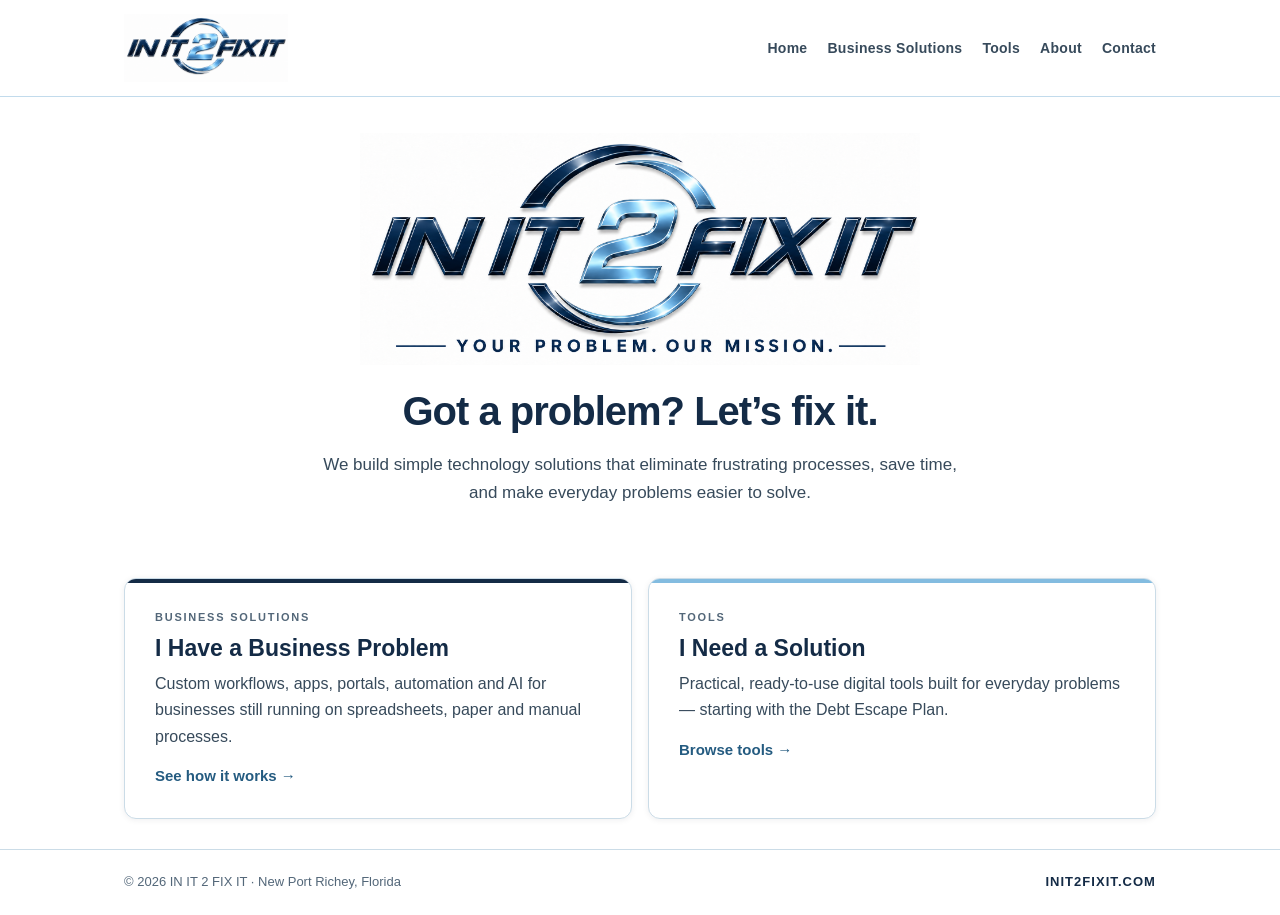
<file: index.html>
<!DOCTYPE html>
<html lang="en">
<head>
<meta charset="UTF-8">
<meta name="viewport" content="width=device-width, initial-scale=1.0">
<title>IN IT 2 FIX IT — We find the problem. We build the fix.</title>
<meta name="description" content="IN IT 2 FIX IT builds simple technology solutions that eliminate frustrating processes, save time, and make everyday problems easier to solve.">
<link rel="icon" href="icon-midnight-ice.png">
<style>
  :root{
    --paper:#FFFFFF;
    --paper-soft:#F5F7FA;
    --ink:#161F31;
    --body:#3C4658;
    --muted:#6B7688;
    --blue:#0066FF;
    --blue-deep:#003B99;
    --green:#8B0000;
    --green-mid:#E00000;
    --line:#D9E0EC;
    --line-faint:#EBEFF6;
    --zebra:#F3F7FD;
    --hover:#E0F0FF;
  }
  *{margin:0;padding:0;box-sizing:border-box}
  html{scroll-behavior:smooth}
  body{
    background:var(--paper);
    color:var(--body);
    font-family:"Segoe UI",Arial,"Helvetica Neue",sans-serif;
    font-size:13.5px;line-height:1.4;
    -webkit-font-smoothing:antialiased;
  }
  .wrap{max-width:1080px;margin:0 auto;padding-left:24px;padding-right:24px}

  .chrome-b{
    background:linear-gradient(180deg,#B3D9FF 0%,#33A8FF 30%,#003B99 52%,#33A8FF 66%,#0066FF 100%);
    -webkit-background-clip:text;background-clip:text;
    -webkit-text-fill-color:transparent;color:transparent;
  }
  .chrome-g{
    background:linear-gradient(180deg,#FFCCCC 0%,#FF3333 38%,#8B0000 54%,#FF3333 68%,#E00000 100%);
    -webkit-background-clip:text;background-clip:text;
    -webkit-text-fill-color:transparent;color:transparent;
  }
  .chromeline{
    height:2px;border:none;
    background:linear-gradient(90deg,rgba(0,102,255,0) 0%,#B3D9FF 18%,#0066FF 50%,#B3D9FF 82%,rgba(0,102,255,0) 100%);
  }

  header{background:var(--paper)}
  .bar{display:flex;align-items:center;justify-content:space-between;padding-top:7px;padding-bottom:6px;gap:16px;flex-wrap:wrap}
  .brandlogo{display:block;width:84px;height:auto}
  nav.topnav{display:flex;gap:16px;flex-wrap:wrap}
  nav.topnav a{color:var(--body);text-decoration:none;font-size:13px;font-weight:700;letter-spacing:.02em}
  nav.topnav a:hover{color:var(--blue)}

  .hero{padding:22px 0 20px;text-align:center;background:var(--paper)}
  .logopic{display:block;width:430px;max-width:90%;height:auto;margin:0 auto 14px}
  .hero h1{
    color:var(--ink);font-size:clamp(22px,3.4vw,32px);font-weight:800;
    letter-spacing:.01em;line-height:1.18;max-width:24ch;margin:0 auto;
  }
  .hero p.lead{max-width:70ch;margin:10px auto 0;font-size:14.5px}
  .hero .where{margin-top:5px;font-size:12.5px;color:var(--muted);letter-spacing:.08em;text-transform:uppercase;font-weight:600}

  section{padding:19px 0}
  section.alt{background:var(--paper-soft);border-top:1px solid var(--line-faint);border-bottom:1px solid var(--line-faint)}

  /* division cards */
  .divisions{display:grid;grid-template-columns:1fr 1fr;gap:16px;padding-top:8px}
  .division{
    display:block;text-decoration:none;position:relative;overflow:hidden;
    border:1px solid var(--line);border-radius:12px;padding:26px 22px 22px;background:var(--paper);
    box-shadow:0 1px 6px rgba(22,31,49,.07);transition:transform .16s,box-shadow .16s,border-color .16s;
  }
  .division::before{content:'';position:absolute;top:0;left:0;right:0;height:6px}
  .division.biz::before{background:linear-gradient(90deg,#003B99 0%,#33A8FF 50%,#003B99 100%)}
  .division.tool::before{background:linear-gradient(90deg,#5C0000 0%,#FF3333 50%,#5C0000 100%)}
  .division:hover{transform:translateY(-3px);box-shadow:0 10px 26px rgba(22,31,49,.14);border-color:#B3D9FF}
  .division .kicker{display:block;font-size:11px;letter-spacing:.16em;text-transform:uppercase;font-weight:800;color:var(--muted);margin-bottom:8px}
  .division h2{color:var(--ink);font-size:19px;font-weight:800;margin-bottom:8px;line-height:1.25}
  .division p{font-size:13.5px;color:var(--body);line-height:1.5}
  .division .go{display:block;margin-top:14px;font-size:13px;font-weight:800;color:var(--blue)}
  .division.tool .go{color:var(--green-mid)}
  .division:hover .go{text-decoration:underline}

  footer{padding:11px 0;background:var(--paper);border-top:1px solid var(--line)}
  footer .wrap{display:flex;justify-content:space-between;gap:12px;flex-wrap:wrap;font-size:13px;color:var(--muted)}
  footer .site{font-weight:700;letter-spacing:.08em}

  @media (max-width:820px){
    .divisions{grid-template-columns:1fr}
    .hero{padding:16px 0 16px}
    nav.topnav{gap:12px;justify-content:center;width:100%}
  }
</style>
<link rel="stylesheet" href="brand-midnight-ice.css?v=4">
<script defer src="https://cloud.umami.is/script.js" data-website-id="f9cbb450-38c7-4287-84d3-3c302cfc361a"></script>
</head>
<body class="brand-marketing">

<header>
  <div class="wrap bar">
    <img class="brandlogo" src="logo-compact-midnight-ice.png" alt="IN IT 2 FIX IT" width="248" height="89">
    <nav class="topnav">
      <a href="index.html">Home</a>
      <a href="business/">Business Solutions</a>
      <a href="tools/">Tools</a>
      <a href="about/">About</a>
      <a href="business/#contact">Contact</a>
    </nav>
  </div>
  <hr class="chromeline">
</header>

<main>
  <div class="hero">
    <div class="wrap">
      <img class="logopic" src="logo-midnight-ice.png" alt="IN IT 2 FIX IT — Your Problem. Our Mission." width="1480" height="615">
      <h1>Got a problem? <span class="chrome-b">Let&rsquo;s fix it.</span></h1>
      <p class="lead">We build simple technology solutions that eliminate frustrating processes, save time, and make everyday problems easier to solve.</p>
    </div>
  </div>

  <section id="divisions">
    <div class="wrap">
      <div class="divisions">
        <a class="division biz" href="business/">
          <span class="kicker">Business Solutions</span>
          <h2>I Have a Business Problem</h2>
          <p>Custom workflows, apps, portals, automation and AI for businesses still running on spreadsheets, paper and manual processes.</p>
          <span class="go">See how it works &rarr;</span>
        </a>
        <a class="division tool" href="tools/">
          <span class="kicker">Tools</span>
          <h2>I Need a Solution</h2>
          <p>Practical, ready-to-use digital tools built for everyday problems &mdash; starting with the Debt Escape Plan.</p>
          <span class="go">Browse tools &rarr;</span>
        </a>
      </div>
    </div>
  </section>
</main>

<footer>
  <div class="wrap">
    <span>© 2026 IN IT 2 FIX IT · New Port Richey, Florida</span>
    <span class="site chrome-b">INIT2FIXIT.COM</span>
  </div>
</footer>

</body>
</html>
</file>
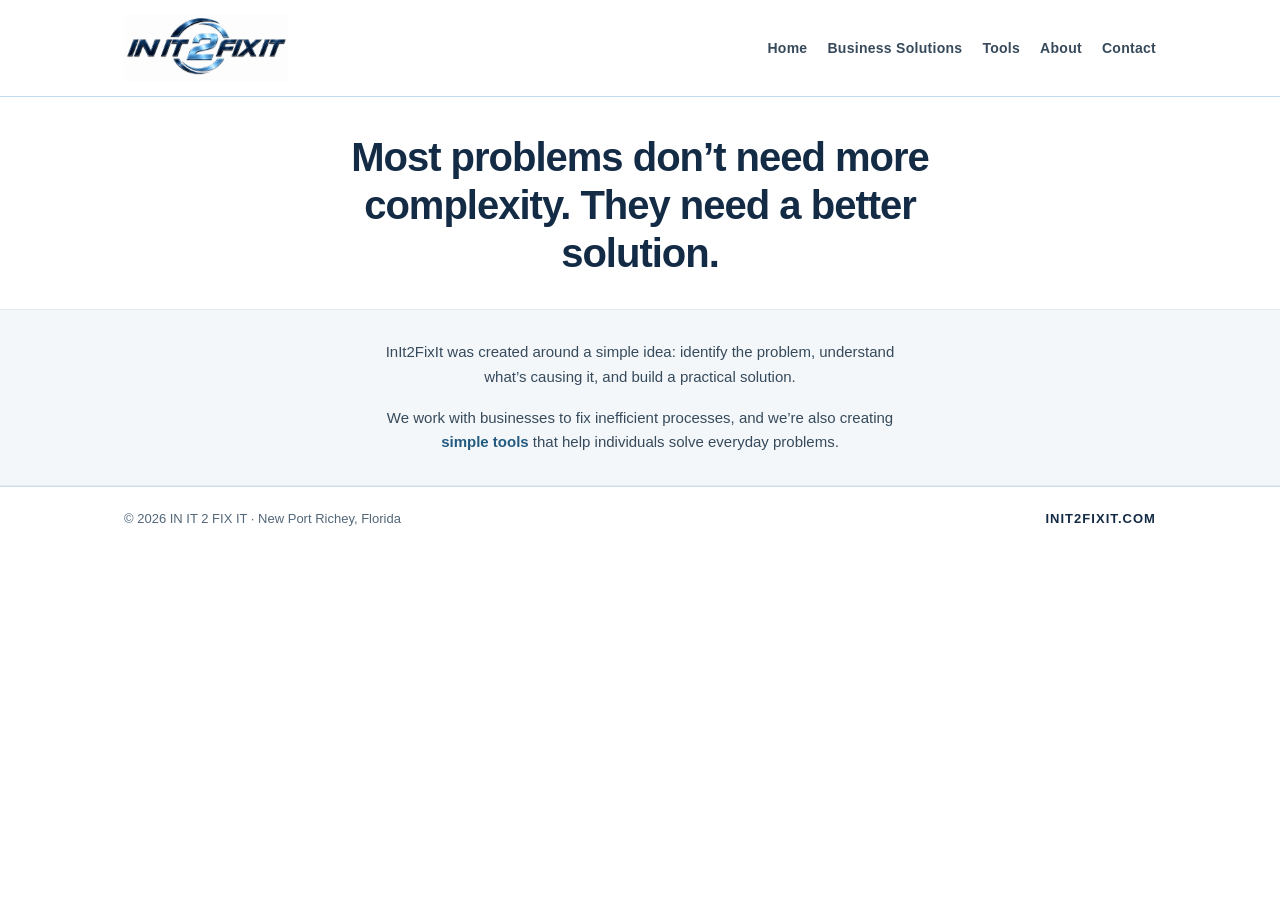
<file: about/index.html>
<!DOCTYPE html>
<html lang="en">
<head>
<meta charset="UTF-8">
<meta name="viewport" content="width=device-width, initial-scale=1.0">
<title>About — IN IT 2 FIX IT</title>
<meta name="description" content="IN IT 2 FIX IT was created around a simple idea: identify the problem, understand what's causing it, and build a practical solution.">
<link rel="icon" href="../icon-midnight-ice.png">
<style>
  :root{
    --paper:#FFFFFF;
    --paper-soft:#F5F7FA;
    --ink:#161F31;
    --body:#3C4658;
    --muted:#6B7688;
    --blue:#0066FF;
    --blue-deep:#003B99;
    --green:#8B0000;
    --green-mid:#E00000;
    --line:#D9E0EC;
    --line-faint:#EBEFF6;
    --zebra:#F3F7FD;
    --hover:#E0F0FF;
  }
  *{margin:0;padding:0;box-sizing:border-box}
  html{scroll-behavior:smooth}
  body{
    background:var(--paper);
    color:var(--body);
    font-family:"Segoe UI",Arial,"Helvetica Neue",sans-serif;
    font-size:13.5px;line-height:1.4;
    -webkit-font-smoothing:antialiased;
  }
  .wrap{max-width:1080px;margin:0 auto;padding-left:24px;padding-right:24px}

  .chrome-b{
    background:linear-gradient(180deg,#B3D9FF 0%,#33A8FF 30%,#003B99 52%,#33A8FF 66%,#0066FF 100%);
    -webkit-background-clip:text;background-clip:text;
    -webkit-text-fill-color:transparent;color:transparent;
  }
  .chrome-g{
    background:linear-gradient(180deg,#FFCCCC 0%,#FF3333 38%,#8B0000 54%,#FF3333 68%,#E00000 100%);
    -webkit-background-clip:text;background-clip:text;
    -webkit-text-fill-color:transparent;color:transparent;
  }
  .chromeline{
    height:2px;border:none;
    background:linear-gradient(90deg,rgba(0,102,255,0) 0%,#B3D9FF 18%,#0066FF 50%,#B3D9FF 82%,rgba(0,102,255,0) 100%);
  }

  header{background:var(--paper)}
  .bar{display:flex;align-items:center;justify-content:space-between;padding-top:7px;padding-bottom:6px;gap:16px;flex-wrap:wrap}
  .brandlogo{display:block;width:84px;height:auto}
  nav.topnav{display:flex;gap:16px;flex-wrap:wrap}
  nav.topnav a{color:var(--body);text-decoration:none;font-size:13px;font-weight:700;letter-spacing:.02em}
  nav.topnav a:hover{color:var(--blue)}

  .hero{padding:26px 0 24px;text-align:center;background:var(--paper)}
  .hero h1{
    color:var(--ink);font-size:clamp(20px,3vw,27px);font-weight:800;
    letter-spacing:.01em;line-height:1.3;max-width:30ch;margin:0 auto;
  }

  section{padding:20px 0}
  section.alt{background:var(--paper-soft);border-top:1px solid var(--line-faint);border-bottom:1px solid var(--line-faint)}
  .lead{max-width:64ch;margin:0 auto;font-size:15px;line-height:1.65;text-align:center}
  .lead + .lead{margin-top:16px}
  .lead b{color:var(--green-mid)}

  footer{padding:11px 0;background:var(--paper);border-top:1px solid var(--line)}
  footer .wrap{display:flex;justify-content:space-between;gap:12px;flex-wrap:wrap;font-size:13px;color:var(--muted)}
  footer .site{font-weight:700;letter-spacing:.08em}

  @media (max-width:820px){
    nav.topnav{gap:12px;justify-content:center;width:100%}
  }
</style>
<link rel="stylesheet" href="../brand-midnight-ice.css?v=4">
<script defer src="https://cloud.umami.is/script.js" data-website-id="f9cbb450-38c7-4287-84d3-3c302cfc361a"></script>
</head>
<body class="brand-marketing">

<header>
  <div class="wrap bar">
    <img class="brandlogo" src="../logo-compact-midnight-ice.png" alt="IN IT 2 FIX IT" width="248" height="89">
    <nav class="topnav">
      <a href="../index.html">Home</a>
      <a href="../business/">Business Solutions</a>
      <a href="../tools/">Tools</a>
      <a href="../about/">About</a>
      <a href="../business/#contact">Contact</a>
    </nav>
  </div>
  <hr class="chromeline">
</header>

<main>
  <div class="hero">
    <div class="wrap">
      <h1>Most problems don&rsquo;t need more complexity. <span class="chrome-b">They need a better solution.</span></h1>
    </div>
  </div>

  <section class="alt">
    <div class="wrap">
      <p class="lead">InIt2FixIt was created around a simple idea: identify the problem, understand what&rsquo;s
      causing it, and build a practical solution.</p>
      <p class="lead">We work with businesses to fix inefficient processes, and we&rsquo;re also creating
      <b>simple tools</b> that help individuals solve everyday problems.</p>
    </div>
  </section>
</main>

<footer>
  <div class="wrap">
    <span>© 2026 IN IT 2 FIX IT · New Port Richey, Florida</span>
    <span class="site chrome-b">INIT2FIXIT.COM</span>
  </div>
</footer>

</body>
</html>
</file>
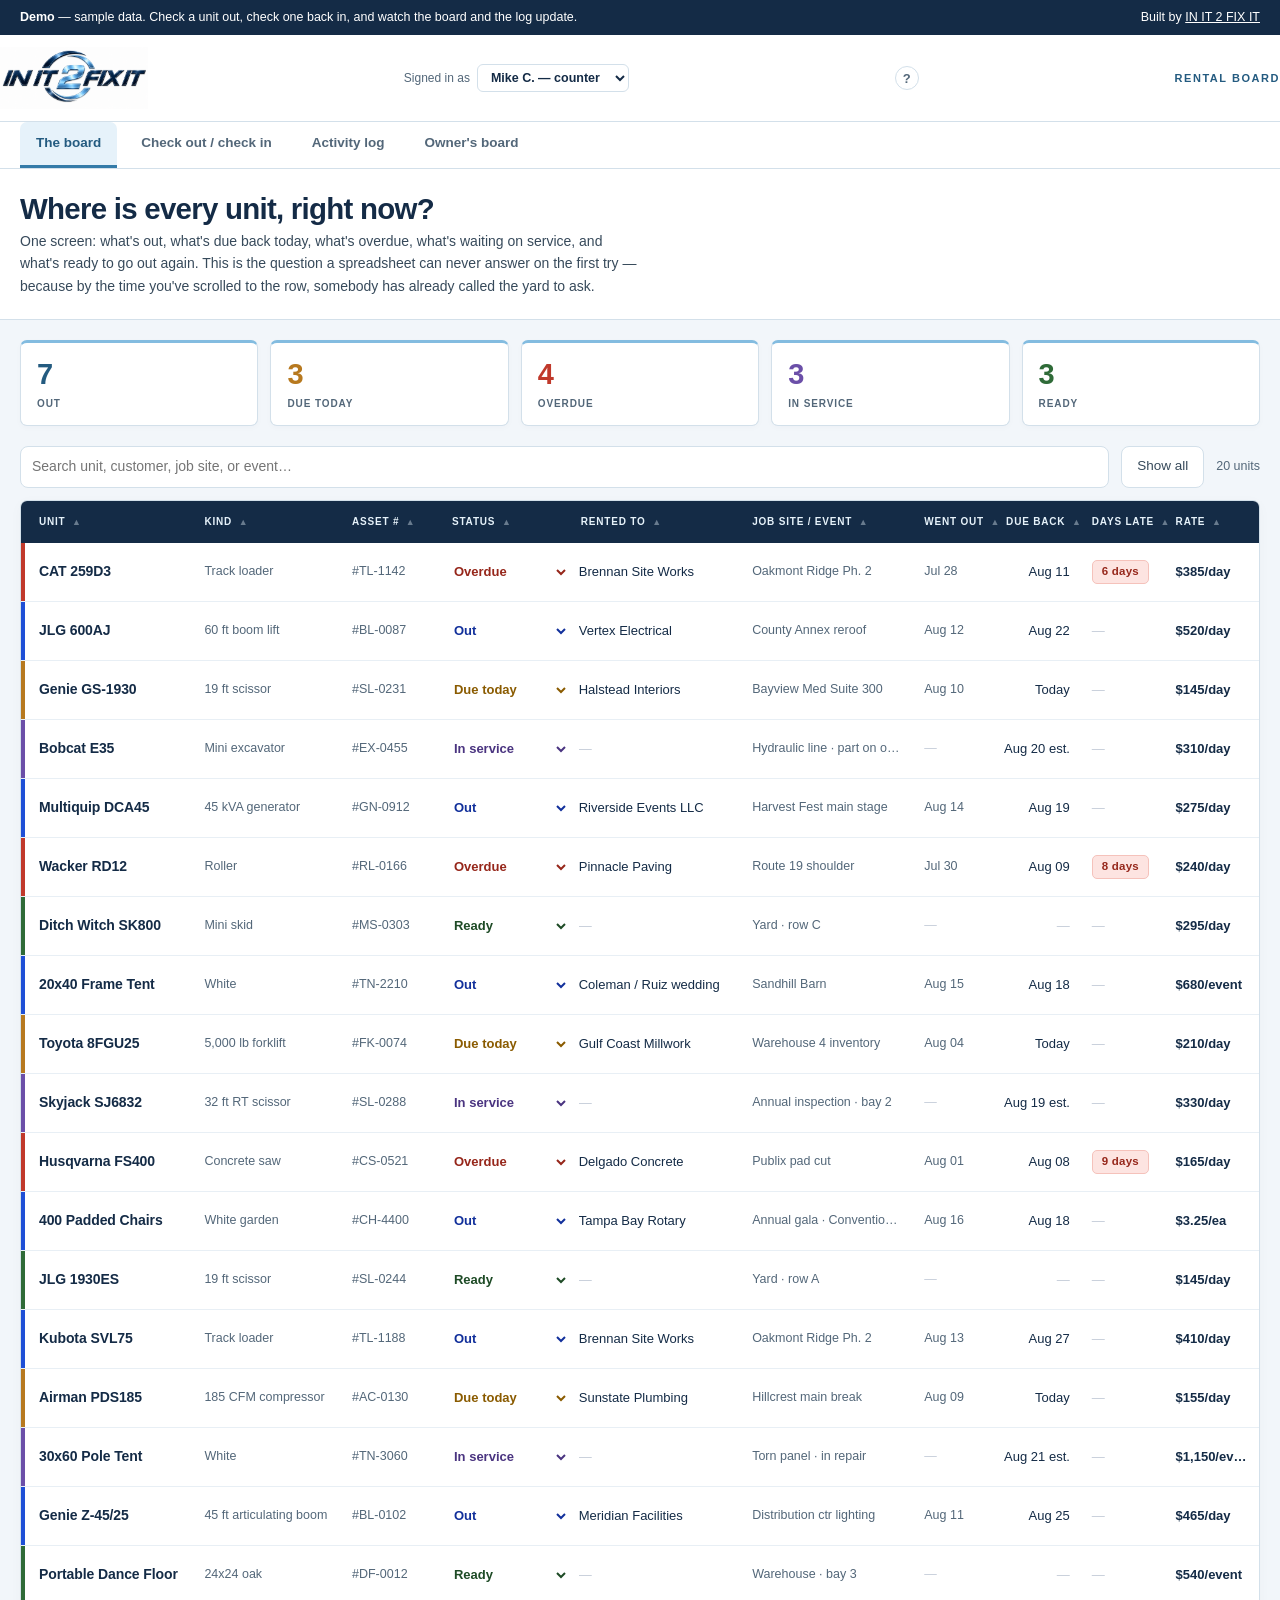
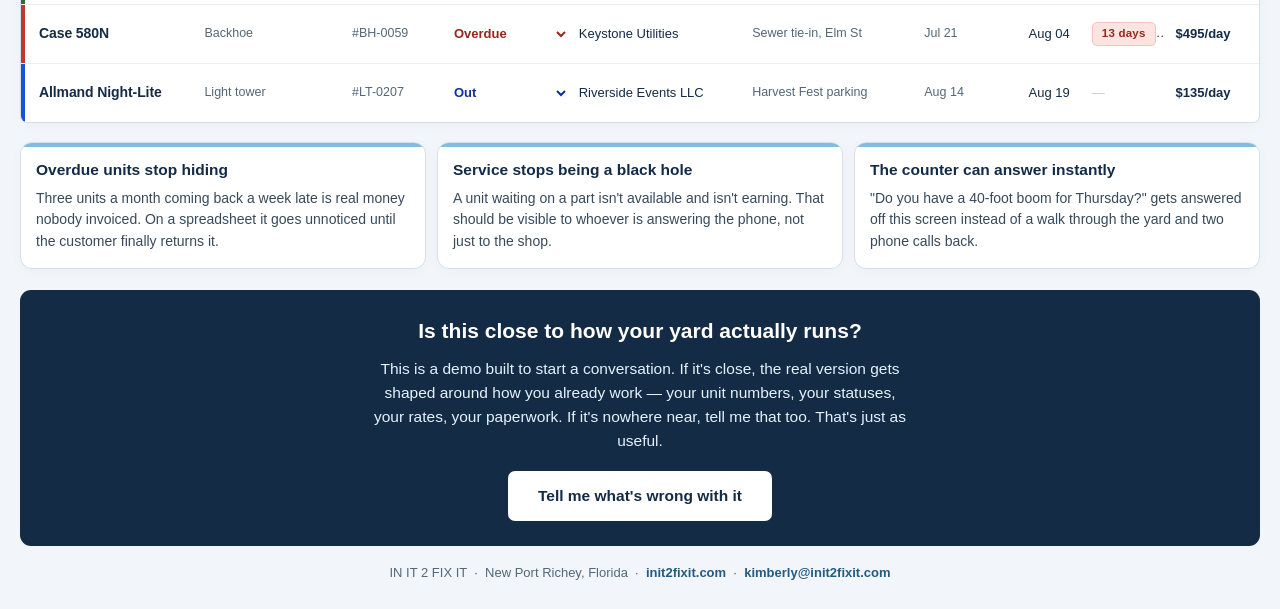
<file: board/index.html>
<!DOCTYPE html>
<html lang="en">
<head>
<meta charset="UTF-8">
<meta name="viewport" content="width=device-width, initial-scale=1.0">
<title>Rental Board — IN IT 2 FIX IT</title>
<meta name="description" content="A live demo: check a unit out to a customer, check it back in, and see every move logged. Built by IN IT 2 FIX IT.">
<style>
  :root{
    --paper:#FFFFFF; --soft:#F5F8FC; --ink:#161F31; --body:#3C4658; --muted:#6B7688;
    --blue:#245B80; --deep:#142B46; --green:#142B46; --green-mid:#245B80;
    --line:#D9E0EC; --faint:#EBEFF6; --zebra:#F7FAFE;
    --out:#245B80; --due:#B7791F; --over:#C0392B; --svc:#6B4FA8; --ready:#2F6B38;
  }
  *{margin:0;padding:0;box-sizing:border-box}
  body{background:var(--soft);color:var(--body);font-family:"Segoe UI",Arial,Helvetica,sans-serif;font-size:14px;line-height:1.45;-webkit-font-smoothing:antialiased}
  .wrap{max-width:1400px;margin:0 auto;padding-left:20px;padding-right:20px}

  .ribbon{background:linear-gradient(160deg,#142B46,#245B80 55%,#142B46);color:#fff;padding:6px 0;font-size:12.5px}
  .ribbon .wrap{display:flex;justify-content:space-between;align-items:center;gap:12px;flex-wrap:wrap}
  .ribbon b{font-weight:700}
  .ribbon a{color:#fff;text-decoration:underline}

  header{background:var(--paper);border-bottom:1px solid var(--line)}
  .bar{display:flex;align-items:center;justify-content:space-between;gap:16px;flex-wrap:wrap;padding:9px 0}
  .brandlogo{display:block;width:98px;height:auto}
  .bar .co{font-size:12.5px;color:var(--muted);letter-spacing:.14em;text-transform:uppercase;font-weight:700}

  /* tabs */
  .tabs{background:var(--paper);border-bottom:1px solid var(--line)}
  .tabs .wrap{display:flex;gap:4px;flex-wrap:wrap}
  .tab{
    padding:9px 15px;font:inherit;font-size:13.5px;font-weight:700;color:var(--muted);
    background:none;border:none;border-bottom:3px solid transparent;cursor:pointer;
  }
  .tab:hover{color:var(--ink)}
  .tab.on{color:var(--blue);border-bottom-color:var(--blue)}

  .intro{background:var(--paper);border-bottom:1px solid var(--line);padding:14px 0 16px}
  .intro h1{color:var(--ink);font-size:clamp(17px,2.2vw,22px);font-weight:800;line-height:1.2}
  .intro p{margin-top:4px;max-width:84ch;font-size:13.5px}

  .view{display:none}
  .view.on{display:block}

  .tiles{display:grid;grid-template-columns:repeat(5,1fr);gap:9px;margin:13px 0 0}
  .tile{background:var(--paper);border:1px solid var(--line);border-radius:8px;padding:10px 12px;cursor:pointer;transition:border-color .12s, box-shadow .12s;text-align:left;font-family:inherit}
  .tile:hover{border-color:#B3D9FF;box-shadow:0 2px 8px rgba(22,31,49,.08)}
  .tile.on{border-color:var(--blue);box-shadow:0 0 0 2px rgba(52,123,168,.16)}
  .tile .n{font-size:24px;font-weight:800;line-height:1.05;font-variant-numeric:tabular-nums}
  .tile .l{font-size:11px;letter-spacing:.13em;text-transform:uppercase;font-weight:700;color:var(--muted);margin-top:4px}
  .t-out .n{color:var(--out)} .t-due .n{color:var(--due)} .t-over .n{color:var(--over)}
  .t-svc .n{color:var(--svc)} .t-ready .n{color:var(--ready)}

  .toolbar{display:flex;gap:10px;align-items:center;flex-wrap:wrap;margin:15px 0 9px}
  .toolbar input[type=search]{
    flex:1;min-width:210px;padding:7px 11px;border:1px solid var(--line);border-radius:7px;
    font:inherit;font-size:14px;background:var(--paper);color:var(--ink);
  }
  .toolbar .hint{font-size:12.5px;color:var(--muted)}
  .btn-clear{padding:9px 15px;border:1px solid var(--line);background:var(--paper);border-radius:7px;font:inherit;font-size:13.5px;color:var(--body);cursor:pointer}
  .btn-clear:hover{border-color:#B3D9FF}

  .panel{background:var(--paper);border:1px solid var(--line);border-radius:10px;overflow:hidden;box-shadow:0 1px 3px rgba(22,31,49,.06),0 6px 18px rgba(22,31,49,.05)}
  .scroll{overflow-x:hidden}
  .scroll::-webkit-scrollbar{height:11px}
  .scroll::-webkit-scrollbar-track{background:#EDF1F8;border-radius:6px}
  .scroll::-webkit-scrollbar-thumb{background:#B3D9FF;border-radius:6px;border:2px solid #EDF1F8}
  .scroll::-webkit-scrollbar-thumb:hover{background:#4D94FF}
  .swipe{display:none;font-size:11.5px;color:var(--muted);padding:5px 2px 0;text-align:right}
  .swipe.on{display:block}
  table{width:100%;border-collapse:collapse}
  #tbl{table-layout:fixed;width:100%}
  th{
    font-size:10px;letter-spacing:.15em;text-transform:uppercase;font-weight:700;color:#CCE4FF;
    text-align:left;padding:10px 12px;background:linear-gradient(180deg,#245B80,#142B46);
    border-bottom:none;white-space:nowrap;cursor:pointer;user-select:none;
  }
  th:first-child{padding-left:18px}
  th:hover{color:#fff}
  th .ar{opacity:.4;font-size:9px;margin-left:3px}
  th.sorted .ar{opacity:1;color:#fff}
  td{padding:0 12px;border-bottom:1px solid var(--faint);vertical-align:middle;font-size:13px;
     color:var(--body);height:38px;white-space:nowrap;overflow:hidden;text-overflow:ellipsis}
  tbody tr:last-child td{border-bottom:none}
  tbody tr:hover td{background:#F3F8FF}
  tbody tr:hover td:first-child::before{width:6px}

  /* status spine down the left edge - the row reads as an object, not a cell */
  tbody td:first-child{position:relative;padding-left:18px}
  tbody td:first-child::before{content:'';position:absolute;left:0;top:0;bottom:0;width:4px;
    background:var(--line);transition:width .12s}
  tbody tr.r-out td:first-child::before{background:#1E4FD6}
  tbody tr.r-due td:first-child::before{background:#B7791F}
  tbody tr.r-overdue td:first-child::before{background:#C0392B}
  tbody tr.r-service td:first-child::before{background:#6B4FA8}
  tbody tr.r-ready td:first-child::before{background:#2F6B38}

  /* typographic hierarchy - the identifier leads, the rest supports */
  td.unit{font-weight:700;color:var(--ink);font-size:14px;letter-spacing:-.1px}
  td.soft{color:var(--muted);font-size:12.5px}
  td.cust{color:var(--ink);font-weight:600}
  td.rate{color:var(--ink);font-weight:700}
  .edot{display:inline-block;width:5px;height:5px;border-radius:50%;background:#B7791F;margin-left:6px;vertical-align:middle}
  td.ed{padding:0}
  td.ed select,td.ed input{width:100%;height:36px;border:none;background:transparent;font:inherit;
    font-size:13px;color:var(--ink);padding:0 10px;cursor:pointer}
  td.ed input{cursor:text}
  td.ed.num input{text-align:right;font-variant-numeric:tabular-nums}
  td.ed select:hover,td.ed input:hover{background:rgba(52,123,168,.07)}
  td.ed select:focus,td.ed input:focus{outline:none;background:#fff;box-shadow:inset 0 0 0 2px var(--blue)}
  td.ed input::placeholder{color:#C3CBD8}
  td.st-out select{color:#12309B;font-weight:700}
  td.st-due select{color:#8A5B00;font-weight:700}
  td.st-overdue select{color:#96271B;font-weight:700}
  td.st-service select{color:#4A3480;font-weight:700}
  td.st-ready select{color:#1E4B26;font-weight:700}
  .signas{display:flex;align-items:center;gap:7px;font-size:12px;color:var(--muted)}
  .signas select{padding:5px 9px;border:1px solid var(--line);border-radius:6px;font:inherit;
    font-size:12.5px;font-weight:700;color:var(--ink);background:var(--paper)}
  .d-edit{background:#B7791F}
  tbody tr.flash td{background:#FFF6D9;transition:background 2.4s}
  .unit{font-weight:700;color:var(--ink)}
  .sub{display:block;font-size:12px;color:var(--muted);font-weight:400}
  .num{font-variant-numeric:tabular-nums;white-space:nowrap}
  .pill{display:inline-block;padding:3px 10px;border-radius:20px;font-size:11px;font-weight:700;letter-spacing:.06em;text-transform:uppercase;white-space:nowrap}
  .p-out{color:#12309B;background:#E4ECFD;border:1px solid #C3D5F8}
  .p-due{color:#8A5B00;background:#FFF3D6;border:1px solid #F2DCA6}
  .p-over{color:#96271B;background:#FDE4E1;border:1px solid #F5C2BB}
  .p-svc{color:#4A3480;background:#EEE8FA;border:1px solid #D8CCF1}
  .p-ready{color:#1E4B26;background:#E3F2E6;border:1px solid #C2E0C8}
  .late{display:inline-block;padding:2px 9px;border-radius:5px;background:#FDE4E1;
    border:1px solid #F5C2BB;color:#96271B;font-weight:700;font-size:11.5px;letter-spacing:.02em}
  .dash{color:#C3CBD8}
  .empty{padding:40px 16px;text-align:center;color:var(--muted);font-size:15px}

  /* forms */
  .formwrap{display:grid;grid-template-columns:1fr 1fr;gap:13px;margin-top:15px}
  .fcard{background:var(--paper);border:1px solid var(--line);border-radius:10px;overflow:hidden;box-shadow:0 1px 4px rgba(22,31,49,.05)}
  .fhead{padding:11px 15px;border-bottom:1px solid var(--line);background:linear-gradient(180deg,#FAFCFE,#EDF1F8)}
  .fhead h2{font-size:16px;font-weight:800;color:var(--ink)}
  .fhead p{font-size:13px;color:var(--muted);margin-top:2px}
  .fbody{padding:15px}
  .fld{margin-bottom:10px}
  .fld label{display:block;font-size:11px;letter-spacing:.1em;text-transform:uppercase;font-weight:700;color:var(--muted);margin-bottom:5px}
  .fld input,.fld select,.fld textarea{
    width:100%;padding:7px 10px;border:1px solid var(--line);border-radius:6px;
    font:inherit;font-size:13.5px;background:var(--paper);color:var(--ink);
  }
  .fld input:focus,.fld select:focus,.fld textarea:focus{outline:none;border-color:var(--blue);box-shadow:0 0 0 3px rgba(52,123,168,.12)}
  .fld textarea{resize:vertical;min-height:58px}
  .two{display:grid;grid-template-columns:1fr 1fr;gap:12px}
  .chk{display:flex;align-items:center;gap:9px;margin-bottom:10px;font-size:13.5px}
  .chk input{width:17px;height:17px;accent-color:var(--blue);flex:none}
  .go{
    width:100%;padding:10px 17px;border-radius:6px;border:1px solid #142B46;cursor:pointer;
    font:inherit;font-size:15px;font-weight:800;color:#fff;letter-spacing:.02em;
    background:linear-gradient(180deg,#83BCE0 0%,#347BA8 45%,#245B80 52%,#142B46 100%);
    box-shadow:inset 0 1px 0 rgba(255,255,255,.5),0 2px 8px rgba(0,59,153,.24);
    text-shadow:0 1px 2px rgba(0,20,60,.45);
  }
  .go:hover{background:linear-gradient(180deg,#C9E3F4,#83BCE0 45%,#347BA8 52%,#245B80)}
  .go.g{border-color:#142B46;background:linear-gradient(180deg,#83BCE0,#245B80 48%,#142B46 55%,#142B46);box-shadow:inset 0 1px 0 rgba(255,255,255,.4),0 2px 8px rgba(20,43,70,.24)}
  .go.g:hover{background:linear-gradient(180deg,#C9E3F4,#83BCE0 48%,#142B46 55%,#142B46)}
  .note{margin-top:12px;font-size:12.5px;color:var(--muted);line-height:1.5}
  .ok{margin-top:12px;padding:11px 14px;border-radius:7px;background:#E3F2E6;border:1px solid #C2E0C8;color:#1E4B26;font-size:14px;font-weight:600;display:none}
  .ok.show{display:block}

  /* log */
  .log{margin-top:24px;background:var(--paper);border:1px solid var(--line);border-radius:10px;overflow:hidden;box-shadow:0 1px 4px rgba(22,31,49,.05)}
  .logrow{display:flex;gap:13px;padding:9px 15px;border-bottom:1px solid var(--faint);align-items:flex-start}
  .logrow:last-child{border-bottom:none}
  .logrow:nth-child(even){background:var(--zebra)}
  .logrow .when{flex:none;width:150px;font-size:12.5px;color:var(--muted);font-variant-numeric:tabular-nums;padding-top:2px}
  .logrow .what{flex:1;font-size:14.5px}
  .logrow .what b{color:var(--ink)}
  .logrow .who{flex:none;font-size:12.5px;color:var(--muted);text-align:right;padding-top:2px}
  .dot{display:inline-block;width:8px;height:8px;border-radius:50%;margin-right:8px;vertical-align:middle}
  .d-out{background:var(--out)} .d-in{background:var(--ready)} .d-svc{background:var(--svc)}

  /* ===== owner's board ===== */
  .periods{display:flex;gap:0;margin:15px 0 0;border:1px solid var(--line);border-radius:8px;overflow:hidden;width:fit-content;background:var(--paper)}
  .per{padding:8px 17px;font:inherit;font-size:13.5px;font-weight:700;color:var(--muted);background:var(--paper);border:none;border-right:1px solid var(--line);cursor:pointer}
  .per:last-child{border-right:none}
  .per:hover{color:var(--ink);background:#F1F5FA}
  .per.on{color:#fff;background:linear-gradient(180deg,#347BA8,#245B80 52%,#142B46)}

  .hero{background:var(--paper);border:1px solid var(--line);border-radius:10px;padding:18px 21px;margin-top:11px;box-shadow:0 1px 4px rgba(22,31,49,.05)}
  .hero .lab{font-size:11.5px;letter-spacing:.14em;text-transform:uppercase;font-weight:700;color:var(--muted)}
  .hero .fig{font-size:clamp(29px,4.4vw,42px);font-weight:800;color:var(--ink);line-height:1.05;font-variant-numeric:tabular-nums;margin-top:4px}
  .hero .delta{font-size:14.5px;margin-top:6px;color:var(--muted)}
  .hero .delta b{color:var(--ready);font-weight:700}
  .hero .delta b.dn{color:var(--over)}

  .kpis{display:grid;grid-template-columns:repeat(4,1fr);gap:9px;margin-top:10px}
  .kpi{background:var(--paper);border:1px solid var(--line);border-radius:8px;padding:11px 14px}
  .kpi .l{font-size:11px;letter-spacing:.12em;text-transform:uppercase;font-weight:700;color:var(--muted)}
  .kpi .v{font-size:21px;font-weight:800;color:var(--ink);font-variant-numeric:tabular-nums;margin-top:3px;line-height:1.1}
  .kpi .s{font-size:12.5px;color:var(--muted);margin-top:3px}
  .kpi .v.warn{color:var(--over)}

  .chartcard{background:var(--paper);border:1px solid var(--line);border-radius:10px;padding:16px 18px 13px;margin-top:10px;box-shadow:0 1px 4px rgba(22,31,49,.05)}
  .chartcard h3{font-size:15.5px;font-weight:800;color:var(--ink)}
  .chartcard .cs{font-size:13px;color:var(--muted);margin-top:2px;margin-bottom:16px}
  .plot{position:relative;height:210px;margin-left:56px;border-bottom:1px solid var(--line)}
  .gl{position:absolute;left:0;right:0;height:1px;background:var(--faint)}
  .gl span{position:absolute;left:-56px;top:-8px;width:48px;text-align:right;font-size:11px;color:var(--muted);font-variant-numeric:tabular-nums}
  .cols{position:absolute;inset:0;display:flex;align-items:flex-end;gap:0}
  .slot{flex:1;height:100%;display:flex;align-items:flex-end;justify-content:center;position:relative;cursor:default}
  .col{width:100%;max-width:24px;background:#245B80;border-radius:4px 4px 0 0;transition:background .12s}
  .slot:hover .col{background:#142B46}
  .xlabels{display:flex;margin-left:56px;margin-top:7px}
  .xlabels div{flex:1;text-align:center;font-size:10.5px;color:var(--muted);white-space:nowrap;overflow:hidden}
  .tip{
    position:absolute;bottom:calc(100% + 8px);left:50%;transform:translateX(-50%);
    background:#161F31;color:#fff;padding:7px 11px;border-radius:6px;font-size:12.5px;
    white-space:nowrap;pointer-events:none;opacity:0;transition:opacity .1s;z-index:5;font-variant-numeric:tabular-nums;
  }
  .slot:hover .tip{opacity:1}

  .split{display:grid;grid-template-columns:1fr 1fr;gap:11px;margin-top:10px}
  .brow{display:flex;align-items:center;gap:12px;margin-bottom:8px}
  .brow .bn{flex:none;width:132px;font-size:13.5px;color:var(--body)}
  .brow .bt{flex:1;height:22px;background:var(--faint);border-radius:4px;overflow:hidden}
  .brow .bf{height:100%;background:#245B80;border-radius:0 4px 4px 0}
  .brow .bv{flex:none;width:76px;text-align:right;font-size:13.5px;font-weight:700;color:var(--ink);font-variant-numeric:tabular-nums}
  .ctable{width:100%;border-collapse:collapse;min-width:0}
  .ctable td{padding:6px 0;border-bottom:1px solid var(--faint);font-size:14px}
  .ctable tr:last-child td{border-bottom:none}
  .ctable td:last-child{text-align:right;font-weight:700;color:var(--ink);font-variant-numeric:tabular-nums}
  .ctable td .cs2{display:block;font-size:12px;color:var(--muted)}

  .leak{background:linear-gradient(180deg,#FFF9EC,#FFF4DC);border:1px solid #F2DCA6;border-radius:10px;padding:15px 19px;margin-top:10px}
  .leak h3{font-size:15.5px;font-weight:800;color:#8A5B00;margin-bottom:12px}
  .leak .lg{display:grid;grid-template-columns:repeat(3,1fr);gap:14px}
  .leak .li .v{font-size:20px;font-weight:800;color:#96271B;font-variant-numeric:tabular-nums;line-height:1.1}
  .leak .li .l{font-size:13px;color:#8A5B00;margin-top:3px}

  .why{margin:19px 0 0;display:grid;grid-template-columns:repeat(3,1fr);gap:11px}
  .card{background:var(--paper);border:1px solid var(--line);border-radius:10px;padding:15px;position:relative;overflow:hidden}
  .card::before{content:'';position:absolute;top:0;left:0;right:0;height:4px;background:linear-gradient(90deg,#142B46,#347BA8,#142B46)}
  .card h3{font-size:15.5px;color:var(--ink);font-weight:800;margin-bottom:6px}
  .card p{font-size:14px}

  .close{margin:21px 0 0;background:linear-gradient(160deg,#142B46,#245B80 50%,#142B46);color:#fff;border-radius:11px;padding:25px 24px;text-align:center}
  .close h2{font-size:clamp(17px,2.2vw,21px);font-weight:800;margin-bottom:10px}
  .close p{color:#E0F0FF;max-width:62ch;margin:0 auto;font-size:15.5px}
  .close a{display:inline-block;margin-top:18px;background:#fff;color:var(--deep);text-decoration:none;font-weight:800;padding:13px 30px;border-radius:7px;font-size:15.5px}
  .close a:hover{background:#E0F0FF}

  footer{padding:17px 0 26px;text-align:center;font-size:13px;color:var(--muted)}
  footer a{color:var(--blue);text-decoration:none;font-weight:600}

  @media (max-width:900px){
    .tiles{grid-template-columns:repeat(3,1fr)} .why{grid-template-columns:1fr} .formwrap{grid-template-columns:1fr}
    .logrow{flex-wrap:wrap;gap:6px} .logrow .when{width:auto} .logrow .who{text-align:left}
  }
  @media (max-width:900px){
    .kpis{grid-template-columns:repeat(2,1fr)} .split{grid-template-columns:1fr} .leak .lg{grid-template-columns:1fr;gap:14px}
  }
  @media (max-width:560px){
    .tiles{grid-template-columns:repeat(2,1fr)} .two{grid-template-columns:1fr}
    .per{padding:10px 14px;font-size:13px} .brow .bn{width:96px}
    .plot{margin-left:46px} .gl span{left:-46px;width:40px} .xlabels{margin-left:46px}
  }
  .mono{font-variant-numeric:tabular-nums;font-size:12.5px;color:var(--muted)}
  .over{color:#C0392B;font-weight:700}
  .under{color:#2F6B38;font-weight:700}
  td.unit,td.prop{font-weight:700;color:var(--ink)}

  /* narrow-screen table fallback */
  @media (max-width:1200px){
    .scroll{overflow-x:auto;scrollbar-width:thin;scrollbar-color:#B3D9FF #EDF1F8}
    .scroll::-webkit-scrollbar{height:11px}
    .scroll::-webkit-scrollbar-track{background:#EDF1F8;border-radius:6px}
    .scroll::-webkit-scrollbar-thumb{background:#B3D9FF;border-radius:6px;border:2px solid #EDF1F8}
    #tbl{width:1080px}
  }

  /* ---- guided walkthrough ---- */
  .tourbtn{margin-left:10px;width:24px;height:24px;border-radius:50%;border:1px solid var(--line);
    background:var(--paper);color:var(--muted);font:inherit;font-size:13px;font-weight:800;
    cursor:pointer;line-height:1;padding:0}
  .tourbtn:hover{border-color:#245B80;color:#245B80}
  .wspot{position:absolute;border-radius:8px;box-shadow:0 0 0 9999px rgba(11,20,38,.62);
    z-index:120;pointer-events:none;transition:all .22s cubic-bezier(.4,0,.2,1)}
  .wtip{position:absolute;z-index:121;width:min(370px,90vw);background:var(--paper);border-radius:10px;
    box-shadow:0 14px 40px rgba(11,20,38,.4);overflow:hidden}
  .wtiphead{padding:12px 16px;background:linear-gradient(160deg,#142B46,#245B80 60%,#142B46);color:#fff}
  .wtiphead .n{font-size:10px;letter-spacing:.15em;text-transform:uppercase;font-weight:800;opacity:.78}
  .wtiphead h4{font-size:15px;font-weight:800;margin-top:1px}
  .wtipbody{padding:13px 16px;font-size:13.5px;line-height:1.5;color:var(--body)}
  .wtipfoot{display:flex;align-items:center;gap:8px;padding:0 16px 14px}
  .wtipfoot .dots{flex:1;display:flex;gap:4px}
  .wtipfoot .wdot{width:6px;height:6px;border-radius:50%;background:var(--line)}
  .wtipfoot .wdot.on{background:#245B80}
  .wtipbtn{padding:7px 13px;border:1px solid var(--line);background:var(--paper);border-radius:6px;
    font:inherit;font-size:12.5px;font-weight:700;color:var(--body);cursor:pointer}
  .wtipbtn:hover{border-color:#245B80;color:var(--ink)}
  .wtipbtn.go2{border-color:#245B80;background:#245B80;color:#fff}
  .wtipbtn.go2:hover{filter:brightness(1.1);color:#fff}
  .tourhint{position:fixed;left:50%;bottom:18px;transform:translateX(-50%);z-index:60;
    background:rgba(11,20,38,.88);color:#fff;font-size:12.5px;padding:7px 14px;border-radius:20px;
    box-shadow:0 4px 16px rgba(11,20,38,.3)}
  .tourhint b{color:#FFD98A}
  .tourhint.gone{display:none}
</style>
<link rel="stylesheet" href="../brand-midnight-ice.css?v=4">
<script defer src="https://cloud.umami.is/script.js" data-website-id="f9cbb450-38c7-4287-84d3-3c302cfc361a"></script>
</head>
<body class="brand-demo demo-board">

<div class="ribbon">
  <div class="wrap">
    <span><b>Demo</b> — sample data. Check a unit out, check one back in, and watch the board and the log update.</span>
    <span>Built by <a href="https://init2fixit.com">IN IT 2 FIX IT</a></span>
  </div>
</div>

<header>
  <div class="wrap bar">
    <img class="brandlogo" src="../logo-compact-midnight-ice.png" alt="IN IT 2 FIX IT">
    <div class="signas">Signed in as
      <select id="whoami">
        <option>Mike C. &mdash; counter</option>
        <option>Dana R. &mdash; counter</option>
        <option>Luis O. &mdash; yard</option>
        <option>Sam P. &mdash; manager</option>
      </select>
    </div>
    <button class="tourbtn" title="Show me around (or press ?)">?</button>
    <span class="co">Rental Board</span>
  </div>
</header>

<div class="tabs">
  <div class="wrap">
    <button class="tab on" data-v="board">The board</button>
    <button class="tab" data-v="desk">Check out / check in</button>
    <button class="tab" data-v="logv">Activity log</button>
    <button class="tab" data-v="owner">Owner's board</button>
  </div>
</div>

<div class="intro">
  <div class="wrap">
    <h1 id="ih">Where is every unit, right now?</h1>
    <p id="ip">One screen: what's out, what's due back today, what's overdue, what's waiting on service, and what's ready to go out again. This is the question a spreadsheet can never answer on the first try — because by the time you've scrolled to the row, somebody has already called the yard to ask.</p>
  </div>
</div>

<div class="wrap">

  <!-- ============ BOARD ============ -->
  <div class="view on" id="v-board">
    <div class="tiles" id="tiles"></div>

    <div class="toolbar">
      <input id="q" type="search" placeholder="Search unit, customer, job site, or event…" autocomplete="off">
      <button class="btn-clear" id="clear">Show all</button>
      <span class="hint" id="count"></span>
    </div>

    <div class="panel">
      <div class="scroll">
        <table id="tbl">
          <colgroup><col style="width:13.846%"><col style="width:11.923%"><col style="width:8.077%"><col style="width:10.4%"><col style="width:13.846%"><col style="width:13.9%"><col style="width:6.615%"><col style="width:6.923%"><col style="width:6.769%"><col style="width:7.701%"></colgroup>
          <thead>
            <tr>
              <th data-k="unit">Unit <span class="ar">&#9650;</span></th>
              <th data-k="kind">Kind <span class="ar">&#9650;</span></th>
              <th data-k="asset">Asset # <span class="ar">&#9650;</span></th>
              <th data-k="status">Status <span class="ar">&#9650;</span></th>
              <th data-k="customer">Rented to <span class="ar">&#9650;</span></th>
              <th data-k="site">Job site / event <span class="ar">&#9650;</span></th>
              <th data-k="outd">Went out <span class="ar">&#9650;</span></th>
              <th data-k="due">Due back <span class="ar">&#9650;</span></th>
              <th data-k="days">Days late <span class="ar">&#9650;</span></th>
              <th data-k="rate">Rate <span class="ar">&#9650;</span></th>
            </tr>
          </thead>
          <tbody id="rows"></tbody>
        </table>
      </div>
    </div>

    <div class="why">
      <div class="card">
        <h3>Overdue units stop hiding</h3>
        <p>Three units a month coming back a week late is real money nobody invoiced. On a spreadsheet it goes unnoticed until the customer finally returns it.</p>
      </div>
      <div class="card">
        <h3>Service stops being a black hole</h3>
        <p>A unit waiting on a part isn't available and isn't earning. That should be visible to whoever is answering the phone, not just to the shop.</p>
      </div>
      <div class="card">
        <h3>The counter can answer instantly</h3>
        <p>"Do you have a 40-foot boom for Thursday?" gets answered off this screen instead of a walk through the yard and two phone calls back.</p>
      </div>
    </div>
  </div>

  <!-- ============ DESK ============ -->
  <div class="view" id="v-desk">
    <div class="formwrap">

      <div class="fcard">
        <div class="fhead">
          <h2>Check a unit out</h2>
          <p>What the counter fills in when something leaves the yard.</p>
        </div>
        <div class="fbody">
          <div class="fld">
            <label>Unit</label>
            <select id="o-unit"></select>
          </div>
          <div class="two">
            <div class="fld">
              <label>Rented to (company)</label>
              <input id="o-cust" placeholder="Brennan Site Works">
            </div>
            <div class="fld">
              <label>Contact person</label>
              <input id="o-person" placeholder="Dave Brennan">
            </div>
          </div>
          <div class="two">
            <div class="fld">
              <label>Phone</label>
              <input id="o-phone" placeholder="(727) 555-0148">
            </div>
            <div class="fld">
              <label>PO / reference</label>
              <input id="o-po" placeholder="PO-4471">
            </div>
          </div>
          <div class="fld">
            <label>Job site or event</label>
            <input id="o-site" placeholder="Oakmont Ridge Ph. 2">
          </div>
          <div class="two">
            <div class="fld">
              <label>Out date</label>
              <input id="o-out" type="date">
            </div>
            <div class="fld">
              <label>Due back</label>
              <input id="o-due" type="date">
            </div>
          </div>
          <div class="two">
            <div class="fld">
              <label>Rate</label>
              <input id="o-rate" placeholder="auto-fills from the unit">
            </div>
            <div class="fld">
              <label>Deposit taken</label>
              <input id="o-dep" placeholder="$500">
            </div>
          </div>
          <div class="chk"><input type="checkbox" id="o-id" checked><label for="o-id" style="margin:0;text-transform:none;letter-spacing:0;font-size:14px;font-weight:400;color:var(--body)">Driver's licence and insurance verified</label></div>
          <div class="fld">
            <label>Logged by</label>
            <select id="o-by">
              <option>Mike C. — counter</option>
              <option>Dana R. — counter</option>
              <option>Luis O. — yard</option>
              <option>Sam P. — manager</option>
            </select>
          </div>
          <button class="go" id="o-go">Check out</button>
          <div class="ok" id="o-ok"></div>
          <p class="note">The unit moves to <b>Out</b> on the board, the customer is attached to it, and a timestamped entry lands in the activity log with the name of whoever did it.</p>
        </div>
      </div>

      <div class="fcard">
        <div class="fhead">
          <h2>Check a unit back in</h2>
          <p>What happens when it comes off the truck.</p>
        </div>
        <div class="fbody">
          <div class="fld">
            <label>Unit coming back</label>
            <select id="i-unit"></select>
          </div>
          <div class="fld">
            <label>Returned</label>
            <input id="i-date" type="date">
          </div>
          <div class="fld">
            <label>Condition</label>
            <select id="i-cond">
              <option value="ready">Good — back on the available list</option>
              <option value="service">Needs service before it goes out again</option>
            </select>
          </div>
          <div class="fld">
            <label>Damage or service notes</label>
            <textarea id="i-notes" placeholder="Hydraulic seep on the left cylinder"></textarea>
          </div>
          <div class="two">
            <div class="fld">
              <label>Hours / meter</label>
              <input id="i-hrs" placeholder="1,284">
            </div>
            <div class="fld">
              <label>Fuel</label>
              <select id="i-fuel">
                <option>Full</option><option>3/4</option><option>1/2</option>
                <option>1/4</option><option>Empty — bill for fuel</option>
              </select>
            </div>
          </div>
          <div class="chk"><input type="checkbox" id="i-clean"><label for="i-clean" style="margin:0;text-transform:none;letter-spacing:0;font-size:14px;font-weight:400;color:var(--body)">Cleaning charge applies</label></div>
          <div class="fld">
            <label>Logged by</label>
            <select id="i-by">
              <option>Luis O. — yard</option>
              <option>Mike C. — counter</option>
              <option>Dana R. — counter</option>
              <option>Sam P. — manager</option>
            </select>
          </div>
          <button class="go g" id="i-go">Check in</button>
          <div class="ok" id="i-ok"></div>
          <p class="note">If it needs work it goes straight to <b>In service</b> instead of <b>Ready</b>, so nobody promises it to a customer on Thursday.</p>
        </div>
      </div>

    </div>
  </div>

  <!-- ============ LOG ============ -->
  <div class="view" id="v-logv">
    <div class="log" id="logbox"></div>
    <div class="why" style="margin-top:22px">
      <div class="card">
        <h3>Every move has a name on it</h3>
        <p>Who checked it out, who took it back, and when. Not to police anybody — so that when a customer says nobody told them it was due, there's an answer.</p>
      </div>
      <div class="card">
        <h3>The customer is attached to the unit</h3>
        <p>Company, contact, phone and PO all captured at the counter. Finding out who has your generator becomes one search instead of three phone calls.</p>
      </div>
      <div class="card">
        <h3>Nothing gets written twice</h3>
        <p>Logged once at the counter, and it feeds the board, the overdue list, and the invoice. No re-keying into a second spreadsheet at the end of the day.</p>
      </div>
    </div>
  </div>

  <!-- ============ OWNER ============ -->
  <div class="view" id="v-owner">
    <div class="periods" id="periods">
      <button class="per" data-p="day">Today</button>
      <button class="per on" data-p="week">This week</button>
      <button class="per" data-p="month">This month</button>
      <button class="per" data-p="year">This year</button>
    </div>

    <div class="hero">
      <div class="lab" id="h-lab">Rental revenue — this week</div>
      <div class="fig" id="h-fig">$26,140</div>
      <div class="delta" id="h-del"></div>
    </div>

    <div class="kpis">
      <div class="kpi"><div class="l">Units earning</div><div class="v" id="k-util">—</div><div class="s" id="k-utils">—</div></div>
      <div class="kpi"><div class="l">Avg days on rent</div><div class="v" id="k-days">—</div><div class="s">per contract</div></div>
      <div class="kpi"><div class="l">Contracts written</div><div class="v" id="k-cts">—</div><div class="s" id="k-ctss">—</div></div>
      <div class="kpi"><div class="l">Revenue per unit</div><div class="v" id="k-rpu">—</div><div class="s">across the whole fleet</div></div>
    </div>

    <div class="chartcard">
      <h3 id="c-title">Revenue by day</h3>
      <div class="cs" id="c-sub">Hover any column for the exact figure.</div>
      <div class="plot" id="plot"></div>
      <div class="xlabels" id="xlab"></div>
    </div>

    <div class="split">
      <div class="chartcard" style="margin-top:0">
        <h3>Where the money came from</h3>
        <div class="cs">Revenue by equipment category.</div>
        <div id="cats"></div>
      </div>
      <div class="chartcard" style="margin-top:0">
        <h3>Top customers</h3>
        <div class="cs">By revenue for the period shown.</div>
        <table class="ctable"><tbody id="custs"></tbody></table>
      </div>
    </div>

    <div class="leak">
      <h3>What's leaking right now</h3>
      <div class="lg">
        <div class="li"><div class="v">$8,940</div><div class="l">Sitting on overdue units — 4 units, 36 unbilled days between them</div></div>
        <div class="li"><div class="v">$3,270</div><div class="l">Lost to units stuck in service this month — 3 units, 14 days down</div></div>
        <div class="li"><div class="v">$2,115</div><div class="l">Ready units that never went out this week — 3 units idle in the yard</div></div>
      </div>
    </div>

    <div class="why">
      <div class="card">
        <h3>This is the same data, not a second entry</h3>
        <p>Every number here comes from what the counter already typed at check-out. Nobody builds an owner's report — it exists because the work got logged once.</p>
      </div>
      <div class="card">
        <h3>You can see it from anywhere</h3>
        <p>It's a web page. From a phone at the boat ramp on Saturday, you can see whether the week is ahead or behind without calling the yard.</p>
      </div>
      <div class="card">
        <h3>The leaks have dollar amounts</h3>
        <p>"Some stuff is overdue" is easy to live with. "$8,940 is sitting in overdue units" is not. That's the number that makes someone chase it.</p>
      </div>
    </div>
  </div>

  <div class="close">
    <h2>Is this close to how your yard actually runs?</h2>
    <p>This is a demo built to start a conversation. If it's close, the real version gets shaped around how you already work — your unit numbers, your statuses, your rates, your paperwork. If it's nowhere near, tell me that too. That's just as useful.</p>
    <a href="mailto:kimberly@init2fixit.com?subject=About%20the%20rental%20board">Tell me what's wrong with it</a>
  </div>
</div>

<footer>
  <div class="wrap">
    IN IT 2 FIX IT &nbsp;·&nbsp; New Port Richey, Florida &nbsp;·&nbsp;
    <a href="https://init2fixit.com">init2fixit.com</a> &nbsp;·&nbsp;
    <a href="mailto:kimberly@init2fixit.com">kimberly@init2fixit.com</a>
  </div>
</footer>

<script>
var DATA=[
 {unit:"CAT 259D3",sub:"Track loader · #TL-1142",status:"overdue",customer:"Brennan Site Works",site:"Oakmont Ridge Ph. 2",outd:"Jul 28",due:"Aug 11",days:6,rate:"$385/day"},
 {unit:"JLG 600AJ",sub:"60 ft boom lift · #BL-0087",status:"out",customer:"Vertex Electrical",site:"County Annex reroof",outd:"Aug 12",due:"Aug 22",days:0,rate:"$520/day"},
 {unit:"Genie GS-1930",sub:"19 ft scissor · #SL-0231",status:"due",customer:"Halstead Interiors",site:"Bayview Med Suite 300",outd:"Aug 10",due:"Today",days:0,rate:"$145/day"},
 {unit:"Bobcat E35",sub:"Mini excavator · #EX-0455",status:"service",customer:"—",site:"Hydraulic line · part on order",outd:"—",due:"Aug 20 est.",days:0,rate:"$310/day"},
 {unit:"Multiquip DCA45",sub:"45 kVA generator · #GN-0912",status:"out",customer:"Riverside Events LLC",site:"Harvest Fest main stage",outd:"Aug 14",due:"Aug 19",days:0,rate:"$275/day"},
 {unit:"Wacker RD12",sub:"Roller · #RL-0166",status:"overdue",customer:"Pinnacle Paving",site:"Route 19 shoulder",outd:"Jul 30",due:"Aug 09",days:8,rate:"$240/day"},
 {unit:"Ditch Witch SK800",sub:"Mini skid · #MS-0303",status:"ready",customer:"—",site:"Yard · row C",outd:"—",due:"—",days:0,rate:"$295/day"},
 {unit:"20x40 Frame Tent",sub:"White · #TN-2210",status:"out",customer:"Coleman / Ruiz wedding",site:"Sandhill Barn",outd:"Aug 15",due:"Aug 18",days:0,rate:"$680/event"},
 {unit:"Toyota 8FGU25",sub:"5,000 lb forklift · #FK-0074",status:"due",customer:"Gulf Coast Millwork",site:"Warehouse 4 inventory",outd:"Aug 04",due:"Today",days:0,rate:"$210/day"},
 {unit:"Skyjack SJ6832",sub:"32 ft RT scissor · #SL-0288",status:"service",customer:"—",site:"Annual inspection · bay 2",outd:"—",due:"Aug 19 est.",days:0,rate:"$330/day"},
 {unit:"Husqvarna FS400",sub:"Concrete saw · #CS-0521",status:"overdue",customer:"Delgado Concrete",site:"Publix pad cut",outd:"Aug 01",due:"Aug 08",days:9,rate:"$165/day"},
 {unit:"400 Padded Chairs",sub:"White garden · #CH-4400",status:"out",customer:"Tampa Bay Rotary",site:"Annual gala · Convention Ctr",outd:"Aug 16",due:"Aug 18",days:0,rate:"$3.25/ea"},
 {unit:"JLG 1930ES",sub:"19 ft scissor · #SL-0244",status:"ready",customer:"—",site:"Yard · row A",outd:"—",due:"—",days:0,rate:"$145/day"},
 {unit:"Kubota SVL75",sub:"Track loader · #TL-1188",status:"out",customer:"Brennan Site Works",site:"Oakmont Ridge Ph. 2",outd:"Aug 13",due:"Aug 27",days:0,rate:"$410/day"},
 {unit:"Airman PDS185",sub:"185 CFM compressor · #AC-0130",status:"due",customer:"Sunstate Plumbing",site:"Hillcrest main break",outd:"Aug 09",due:"Today",days:0,rate:"$155/day"},
 {unit:"30x60 Pole Tent",sub:"White · #TN-3060",status:"service",customer:"—",site:"Torn panel · in repair",outd:"—",due:"Aug 21 est.",days:0,rate:"$1,150/event"},
 {unit:"Genie Z-45/25",sub:"45 ft articulating boom · #BL-0102",status:"out",customer:"Meridian Facilities",site:"Distribution ctr lighting",outd:"Aug 11",due:"Aug 25",days:0,rate:"$465/day"},
 {unit:"Portable Dance Floor",sub:"24x24 oak · #DF-0012",status:"ready",customer:"—",site:"Warehouse · bay 3",outd:"—",due:"—",days:0,rate:"$540/event"},
 {unit:"Case 580N",sub:"Backhoe · #BH-0059",status:"overdue",customer:"Keystone Utilities",site:"Sewer tie-in, Elm St",outd:"Jul 21",due:"Aug 04",days:13,rate:"$495/day"},
 {unit:"Allmand Night-Lite",sub:"Light tower · #LT-0207",status:"out",customer:"Riverside Events LLC",site:"Harvest Fest parking",outd:"Aug 14",due:"Aug 19",days:0,rate:"$135/day"}
];

var LOG=[
 {t:"Today  7:42 am",k:"in", txt:"<b>Ditch Witch SK800</b> checked in from Coastal Grading — good condition, back on the available list", who:"Luis O."},
 {t:"Today  7:15 am",k:"out",txt:"<b>Allmand Night-Lite</b> checked out to <b>Riverside Events LLC</b> — Harvest Fest parking, due Aug 19", who:"Mike C."},
 {t:"Yesterday  4:51 pm",k:"svc",txt:"<b>30x60 Pole Tent</b> moved to in service — torn panel found at check-in", who:"Luis O."},
 {t:"Yesterday  2:08 pm",k:"out",txt:"<b>400 Padded Chairs</b> checked out to <b>Tampa Bay Rotary</b> — annual gala, due Aug 18", who:"Dana R."},
 {t:"Yesterday  9:30 am",k:"out",txt:"<b>20x40 Frame Tent</b> checked out to <b>Coleman / Ruiz wedding</b> — Sandhill Barn, due Aug 18", who:"Dana R."},
 {t:"Aug 14  3:20 pm",k:"out",txt:"<b>Multiquip DCA45</b> checked out to <b>Riverside Events LLC</b> — Harvest Fest main stage, due Aug 19", who:"Mike C."},
 {t:"Aug 13  11:05 am",k:"out",txt:"<b>Kubota SVL75</b> checked out to <b>Brennan Site Works</b> — Oakmont Ridge Ph. 2, due Aug 27", who:"Sam P."}
];

var META={
  out:{label:"Out",cls:"p-out"}, due:{label:"Due today",cls:"p-due"},
  overdue:{label:"Overdue",cls:"p-over"}, service:{label:"In service",cls:"p-svc"},
  ready:{label:"Ready",cls:"p-ready"}
};
var TILES=[
  {k:"out",l:"Out",c:"t-out"},{k:"due",l:"Due today",c:"t-due"},
  {k:"overdue",l:"Overdue",c:"t-over"},{k:"service",l:"In service",c:"t-svc"},
  {k:"ready",l:"Ready",c:"t-ready"}
];
var HEAD={
  board:["Where is every unit, right now?","One screen: what's out, what's due back today, what's overdue, what's waiting on service, and what's ready to go out again. This is the question a spreadsheet can never answer on the first try — because by the time you've scrolled to the row, somebody has already called the yard to ask."],
  desk:["How a rental actually gets logged","This is the counter. Fill it in and the unit moves on the board, the customer gets attached to it, and the activity log records who did it and when. One entry, typed once, feeds everything else."],
  logv:["Who did what, and when","Every check-out and check-in, in order, with a name on it. This is the part that does not exist when the yard runs on a spreadsheet — and the part everyone wishes they had the first time something goes missing."],
  owner:["What the yard actually made","The owner's view. Same data the counter typed in, added up — by day, week, month and year, with the money that is leaking called out in dollars instead of adjectives."]
};

var PER={
 day:{
  lab:"Rental revenue — today", fig:"$4,820", prev:"$4,215", up:true, since:"vs the same day last week —",
  util:"13 of 20", utils:"65% of the fleet is earning", days:"6.2", cts:"3", ctss:"written today", rpu:"$241",
  ctitle:"Revenue by day", csub:"The last 14 days. Hover any column for the exact figure.",
  bars:[3180,4420,5110,2890,4760,5340,3620,4180,5920,4470,3050,5680,4215,4820],
  xs:["","Aug 5","","Aug 7","","Aug 9","","Aug 11","","Aug 13","","Aug 15","","Today"],
  cats:[["Earth moving",1640],["Aerial lifts",1310],["Power & light",860],["Event & tent",620],["Material handling",390]],
  custs:[["Brennan Site Works","Track loader · 2 units",1580],["Riverside Events LLC","Generator + light tower",1040],["Vertex Electrical","60 ft boom lift",520]]
 },
 week:{
  lab:"Rental revenue — this week", fig:"$26,140", prev:"$23,880", up:true, since:"vs last week —",
  util:"13 of 20", utils:"65% of the fleet is earning", days:"7.4", cts:"14", ctss:"written this week", rpu:"$1,307",
  ctitle:"Revenue by week", csub:"The last 12 weeks. Hover any column for the exact figure.",
  bars:[19400,22150,18700,24300,21050,25600,23100,19850,26900,22400,23880,26140],
  xs:["","","Jun 8","","","Jun 29","","","Jul 20","","","This wk"],
  cats:[["Earth moving",8920],["Aerial lifts",6840],["Event & tent",4610],["Power & light",3520],["Material handling",2250]],
  custs:[["Brennan Site Works","Two loaders, ongoing site work",5740],["Riverside Events LLC","Harvest Fest — 4 units",4180],["Vertex Electrical","Boom lift, County Annex",3640],["Meridian Facilities","Articulating boom",2790],["Pinnacle Paving","Roller — now overdue",1920]]
 },
 month:{
  lab:"Rental revenue — August to date", fig:"$98,450", prev:"$112,300", up:false, since:"vs July, which finished at",
  util:"13 of 20", utils:"65% average for the month", days:"8.1", cts:"52", ctss:"written this month", rpu:"$4,923",
  ctitle:"Revenue by month", csub:"The last 12 months. Hover any column for the exact figure.",
  bars:[74200,81600,96400,108900,121400,134700,127300,115800,102600,94100,112300,98450],
  xs:["Sep","","Nov","","Jan","","Mar","","May","","Jul","Aug"],
  cats:[["Earth moving",34100],["Aerial lifts",25800],["Event & tent",17600],["Power & light",13200],["Material handling",7750]],
  custs:[["Brennan Site Works","Ongoing — Oakmont Ridge",18400],["Keystone Utilities","Backhoe — currently overdue",12650],["Riverside Events LLC","Festival season",11200],["Vertex Electrical","Two reroof projects",9840],["Delgado Concrete","Saws and compactors",7310]]
 },
 year:{
  lab:"Rental revenue — 2026 to date", fig:"$1,284,300", prev:"$1,141,700", up:true, since:"vs the same point last year —",
  util:"68%", utils:"average across the year", days:"7.8", cts:"614", ctss:"written this year", rpu:"$64,215",
  ctitle:"Revenue by year", csub:"The last five years. 2026 is a partial year. Hover any column for the exact figure.",
  bars:[812000,905400,1043600,1218900,1284300],
  xs:["2022","2023","2024","2025","2026 YTD"],
  cats:[["Earth moving",442000],["Aerial lifts",336500],["Event & tent",231200],["Power & light",174300],["Material handling",100300]],
  custs:[["Brennan Site Works","Largest account, 4 years running",186400],["Riverside Events LLC","Seasonal, high margin",121900],["Meridian Facilities","Steady monthly contracts",98700],["Vertex Electrical","Commercial reroofs",87200],["Keystone Utilities","Municipal work",74600]]
 }
};

function money(n){
  return "$"+n.toString().replace(/\B(?=(\d{3})+(?!\d))/g,",");
}
function shortMoney(n){
  if(n>=1000000) return "$"+(n/1000000).toFixed(n>=10000000?0:1)+"M";
  if(n>=1000) return "$"+Math.round(n/1000)+"k";
  return "$"+n;
}

function drawOwner(p){
  var d=PER[p];
  document.getElementById("h-lab").textContent=d.lab;
  document.getElementById("h-fig").textContent=d.fig;
  var cur=parseFloat(d.fig.replace(/[$,]/g,"")), pv=parseFloat(d.prev.replace(/[$,]/g,""));
  var pct=Math.round(Math.abs(cur-pv)/pv*1000)/10;
  document.getElementById("h-del").innerHTML =
    '<b class="'+(d.up?"":"dn")+'">'+(d.up?"▲":"▼")+" "+pct+'%</b> ' + d.since + " " + d.prev;
  document.getElementById("k-util").textContent=d.util;
  document.getElementById("k-utils").textContent=d.utils;
  document.getElementById("k-days").textContent=d.days;
  document.getElementById("k-cts").textContent=d.cts;
  document.getElementById("k-ctss").textContent=d.ctss;
  document.getElementById("k-rpu").textContent=d.rpu;
  document.getElementById("c-title").textContent=d.ctitle;
  document.getElementById("c-sub").textContent=d.csub;

  var max=0,i;
  for(i=0;i<d.bars.length;i++){ if(d.bars[i]>max) max=d.bars[i]; }
  var top=Math.ceil(max/ (max>200000?100000:(max>20000?5000:1000)) ) * (max>200000?100000:(max>20000?5000:1000));

  var gl="";
  for(i=0;i<=3;i++){
    var val=top*(3-i)/3;
    gl+='<div class="gl" style="top:'+(i*100/3)+'%"><span>'+shortMoney(Math.round(val))+'</span></div>';
  }
  var cols='<div class="cols">';
  for(i=0;i<d.bars.length;i++){
    var h=(d.bars[i]/top*100);
    var lbl=d.xs[i]||("#"+(i+1));
    cols+='<div class="slot"><div class="tip">'+lbl+" · "+money(d.bars[i])+'</div>'
        + '<div class="col" style="height:'+h+'%"></div></div>';
  }
  cols+='</div>';
  document.getElementById("plot").innerHTML=gl+cols;

  var xl="";
  for(i=0;i<d.xs.length;i++) xl+="<div>"+d.xs[i]+"</div>";
  document.getElementById("xlab").innerHTML=xl;

  var cmax=0;
  for(i=0;i<d.cats.length;i++){ if(d.cats[i][1]>cmax) cmax=d.cats[i][1]; }
  var ch="";
  for(i=0;i<d.cats.length;i++){
    ch+='<div class="brow"><div class="bn">'+d.cats[i][0]+'</div>'
      + '<div class="bt"><div class="bf" style="width:'+(d.cats[i][1]/cmax*100)+'%"></div></div>'
      + '<div class="bv">'+shortMoney(d.cats[i][1])+'</div></div>';
  }
  document.getElementById("cats").innerHTML=ch;

  var th="";
  for(i=0;i<d.custs.length;i++){
    th+='<tr><td>'+d.custs[i][0]+'<span class="cs2">'+d.custs[i][1]+'</span></td>'
      + '<td>'+money(d.custs[i][2])+'</td></tr>';
  }
  document.getElementById("custs").innerHTML=th;
}

var filter=null, sortK=null, sortAsc=true, flashUnit=null;

function fmt(d){
  if(!d) return "—";
  var p=d.split("-"); if(p.length!==3) return d;
  var M=["Jan","Feb","Mar","Apr","May","Jun","Jul","Aug","Sep","Oct","Nov","Dec"];
  return M[parseInt(p[1],10)-1]+" "+p[2];
}
function stamp(){
  var d=new Date(), h=d.getHours(), m=d.getMinutes();
  var ap=h>=12?"pm":"am"; h=h%12; if(h===0) h=12;
  return "Today  "+h+":"+(m<10?"0":"")+m+" "+ap;
}
function today(){
  var d=new Date();
  return d.getFullYear()+"-"+("0"+(d.getMonth()+1)).slice(-2)+"-"+("0"+d.getDate()).slice(-2);
}

function drawTiles(){
  var html="";
  for(var i=0;i<TILES.length;i++){
    var t=TILES[i], n=0;
    for(var j=0;j<DATA.length;j++){ if(DATA[j].status===t.k) n++; }
    html += '<button class="tile '+t.c+(filter===t.k?' on':'')+'" data-f="'+t.k+'">'
          + '<div class="n">'+n+'</div><div class="l">'+t.l+'</div></button>';
  }
  document.getElementById("tiles").innerHTML=html;
  var btns=document.querySelectorAll(".tile");
  for(var b=0;b<btns.length;b++){
    btns[b].onclick=function(){
      filter=(filter===this.dataset.f)?null:this.dataset.f;
      drawTiles(); draw();
    };
  }
}

function draw(){
  var q=document.getElementById("q").value.trim().toLowerCase();
  var rows=[];
  for(var i=0;i<DATA.length;i++){
    var d=DATA[i];
    if(filter && d.status!==filter) continue;
    if(q && (d.unit+" "+d.sub+" "+d.customer+" "+d.site).toLowerCase().indexOf(q)===-1) continue;
    rows.push(d);
  }
  if(sortK){
    rows.sort(function(a,b){
      var x=a[sortK],y=b[sortK];
      if(typeof x==="number"&&typeof y==="number") return sortAsc?x-y:y-x;
      x=String(x).toLowerCase(); y=String(y).toLowerCase();
      return sortAsc?x.localeCompare(y):y.localeCompare(x);
    });
  }
  var tb=document.getElementById("rows");
  if(!rows.length){
    tb.innerHTML='<tr><td colspan="10" class="empty">Nothing matches that. <b>Show all</b> puts the yard back.</td></tr>';
  } else {
    var out="";
    for(var r=0;r<rows.length;r++){
      var d2=rows[r], m=META[d2.status];
      var days=d2.status==="overdue"?'<span class="late">'+d2.days+' days</span>':'<span class="dash">—</span>';
      var sp=String(d2.sub).split(" · ");
      var kind=sp[0]||"", asset=sp[1]||"";
      var dash=function(v){ return (v==="—"||v==="")?'<span class="dash">—</span>':v; };
      out+='<tr class="r-'+d2.status+(d2.unit===flashUnit?' flash':'')+'">'
        +'<td class="unit" title="'+d2.unit+'">'+d2.unit+(d2.edited?'<span class="edot" title="edited"></span>':'')+'</td>'
        +'<td class="soft" title="'+kind+'">'+kind+'</td>'
        +'<td class="mono" title="'+asset+'">'+asset+'</td>'
        +'<td class="ed st-'+d2.status+'"><select data-unit="'+d2.unit+'" data-f="status">'
          +Object.keys(META).map(function(k){
             return '<option value="'+k+'"'+(d2.status===k?" selected":"")+'>'+META[k].label+'</option>';}).join("")
          +'</select></td>'
        +'<td class="ed"><input type="text" data-unit="'+d2.unit+'" data-f="customer" value="'+(d2.customer==="\u2014"?"":d2.customer)+'" placeholder="\u2014"></td>'
        +'<td class="soft" title="'+d2.site+'">'+d2.site+'</td>'
        +'<td class="num soft">'+dash(d2.outd)+'</td>'
        +'<td class="ed num"><input type="text" data-unit="'+d2.unit+'" data-f="due" value="'+(d2.due==="\u2014"?"":d2.due)+'" placeholder="\u2014"></td>'
        +'<td class="num">'+days+'</td><td class="num rate">'+d2.rate+'</td></tr>';
    }
    tb.innerHTML=out;
  }
  document.getElementById("count").textContent =
    (rows.length===DATA.length)?DATA.length+" units":rows.length+" of "+DATA.length+" units";
  if(flashUnit){ setTimeout(function(){ flashUnit=null; draw(); },2600); }
}

function who(){ var el=document.getElementById("whoami"); return el?el.value.split(" \u2014 ")[0]:"Office"; }
function stamp(){
  var d=new Date();
  return "Today  "+d.toLocaleTimeString("en-US",{hour:"numeric",minute:"2-digit"});
}
function audit(unit, field, from, to){
  LOG.unshift({t:stamp(), k:"edit",
    txt:"<b>"+unit+"</b> \u2014 "+field+" changed from <b>"+(from||"(empty)")+"</b> to <b>"+(to||"(empty)")+"</b>",
    who:who()});
  drawLog();
}
document.addEventListener("change",function(e){
  var el=e.target;
  if(!el.hasAttribute||!el.hasAttribute("data-unit")) return;
  var d2=DATA.filter(function(x){return x.unit===el.getAttribute("data-unit");})[0];
  if(!d2) return;
  var f=el.getAttribute("data-f"), v=el.value.trim();
  if(f==="status"){
    var was=META[d2.status].label, now=META[v].label;
    if(was===now) return;
    d2.status=v; d2.edited=true; audit(d2.unit,"status",was,now);
  } else {
    var wasV=d2[f]==="\u2014"?"":d2[f];
    if(wasV===v) return;
    d2[f]= v || "\u2014"; d2.edited=true;
    audit(d2.unit, f==="customer"?"rented to":"due back", wasV, v);
  }
  draw(); drawTiles();
});

function drawLog(){
  var h="";
  for(var i=0;i<LOG.length;i++){
    var e=LOG[i];
    var cls=e.k==="edit"?"d-edit":(e.k==="out"?"d-out":(e.k==="svc"?"d-svc":"d-in"));
    h+='<div class="logrow"><div class="when">'+e.t+'</div>'
      +'<div class="what"><span class="dot '+cls+'"></span>'+e.txt+'</div>'
      +'<div class="who">'+e.who+'</div></div>';
  }
  document.getElementById("logbox").innerHTML=h;
}

function fillSelects(){
  var o="",n="";
  for(var i=0;i<DATA.length;i++){
    var d=DATA[i];
    if(d.status==="ready") o+='<option value="'+i+'">'+d.unit+' — '+d.sub+'</option>';
    if(d.status==="out"||d.status==="due"||d.status==="overdue")
      n+='<option value="'+i+'">'+d.unit+' — out to '+d.customer+'</option>';
  }
  document.getElementById("o-unit").innerHTML = o || '<option value="">Nothing available — everything is out</option>';
  document.getElementById("i-unit").innerHTML = n || '<option value="">Nothing is out right now</option>';
  var s=document.getElementById("o-unit");
  if(s.value!=="") document.getElementById("o-rate").value=DATA[s.value].rate;
}

function showOk(id,msg){
  var el=document.getElementById(id);
  el.innerHTML=msg; el.className="ok show";
  setTimeout(function(){ el.className="ok"; },6000);
}

document.getElementById("o-unit").addEventListener("change",function(){
  if(this.value!=="") document.getElementById("o-rate").value=DATA[this.value].rate;
});

document.getElementById("o-go").onclick=function(){
  var s=document.getElementById("o-unit");
  if(s.value===""){ return; }
  var i=parseInt(s.value,10), d=DATA[i];
  var cust=document.getElementById("o-cust").value.trim()||"Walk-in customer";
  var person=document.getElementById("o-person").value.trim();
  var site=document.getElementById("o-site").value.trim()||"Not specified";
  var od=document.getElementById("o-out").value, dd=document.getElementById("o-due").value;
  var by=document.getElementById("o-by").value.split(" — ")[0];
  var po=document.getElementById("o-po").value.trim();
  d.status="out"; d.customer=cust; d.site=site;
  d.outd=od?fmt(od):fmt(today()); d.due=dd?fmt(dd):"open"; d.days=0;
  if(document.getElementById("o-rate").value.trim()) d.rate=document.getElementById("o-rate").value.trim();
  LOG.unshift({t:stamp(),k:"out",
    txt:"<b>"+d.unit+"</b> checked out to <b>"+cust+"</b>"+(person?" ("+person+")":"")
        +" — "+site+(dd?", due "+fmt(dd):"")+(po?" · "+po:""), who:by});
  flashUnit=d.unit;
  document.getElementById("o-cust").value=""; document.getElementById("o-person").value="";
  document.getElementById("o-site").value=""; document.getElementById("o-po").value="";
  document.getElementById("o-dep").value="";
  showOk("o-ok","Logged. <b>"+d.unit+"</b> is now out to "+cust+" — see it on the board and in the log.");
  fillSelects(); drawTiles(); draw(); drawLog();
};

document.getElementById("i-go").onclick=function(){
  var s=document.getElementById("i-unit");
  if(s.value===""){ return; }
  var i=parseInt(s.value,10), d=DATA[i];
  var cond=document.getElementById("i-cond").value;
  var notes=document.getElementById("i-notes").value.trim();
  var by=document.getElementById("i-by").value.split(" — ")[0];
  var hrs=document.getElementById("i-hrs").value.trim();
  var wasFor=d.customer;
  d.status = cond==="service" ? "service" : "ready";
  d.site = cond==="service" ? (notes||"Awaiting service") : "Yard · returned";
  d.customer="—"; d.outd="—"; d.days=0;
  d.due = cond==="service" ? "TBD" : "—";
  LOG.unshift({t:stamp(),k:cond==="service"?"svc":"in",
    txt:"<b>"+d.unit+"</b> checked in from <b>"+wasFor+"</b>"
        +(cond==="service"?" — sent to service"+(notes?": "+notes:""):" — good condition, back on the available list")
        +(hrs?" · meter "+hrs:""), who:by});
  flashUnit=d.unit;
  document.getElementById("i-notes").value=""; document.getElementById("i-hrs").value="";
  showOk("i-ok","Logged. <b>"+d.unit+"</b> is now "+(cond==="service"?"in service":"ready to go out again")+".");
  fillSelects(); drawTiles(); draw(); drawLog();
};

var ths=document.querySelectorAll("th");
for(var t2=0;t2<ths.length;t2++){
  ths[t2].onclick=function(){
    var k=this.dataset.k;
    if(sortK===k){sortAsc=!sortAsc;} else {sortK=k;sortAsc=true;}
    for(var o=0;o<ths.length;o++) ths[o].classList.remove("sorted");
    this.classList.add("sorted");
    this.querySelector(".ar").innerHTML=sortAsc?"&#9650;":"&#9660;";
    draw();
  };
}
document.getElementById("q").addEventListener("input",draw);
document.getElementById("clear").onclick=function(){
  filter=null; document.getElementById("q").value=""; drawTiles(); draw();
};

var tabs=document.querySelectorAll(".tab");
for(var v=0;v<tabs.length;v++){
  tabs[v].onclick=function(){
    for(var a=0;a<tabs.length;a++) tabs[a].classList.remove("on");
    this.classList.add("on");
    var views=document.querySelectorAll(".view");
    for(var b=0;b<views.length;b++) views[b].classList.remove("on");
    document.getElementById("v-"+this.dataset.v).classList.add("on");
    document.getElementById("ih").textContent=HEAD[this.dataset.v][0];
    document.getElementById("ip").textContent=HEAD[this.dataset.v][1];
    window.scrollTo(0,0);
  };
}

var pers=document.querySelectorAll(".per");
for(var pz=0;pz<pers.length;pz++){
  pers[pz].onclick=function(){
    for(var a=0;a<pers.length;a++) pers[a].classList.remove("on");
    this.classList.add("on");
    drawOwner(this.dataset.p);
  };
}

document.getElementById("o-out").value=today();
document.getElementById("i-date").value=today();
fillSelects(); drawTiles(); draw(); drawLog(); drawOwner("week");
</script>

<script>
(function(){
  function swipeHint(){
    Array.prototype.forEach.call(document.querySelectorAll(".scroll"),function(sc){
      var tip=sc.parentNode.querySelector(".swipe");
      if(!tip){
        tip=document.createElement("div");
        tip.className="swipe";
        tip.textContent="\u2190 scroll sideways for the rest of the columns \u2192";
        sc.parentNode.appendChild(tip);
      }
      var can = getComputedStyle(sc).overflowX !== "hidden";
      tip.className = (can && sc.scrollWidth > sc.clientWidth + 4) ? "swipe on" : "swipe";
    });
  }
  window.addEventListener("resize",swipeHint);
  window.addEventListener("load",swipeHint);
  setTimeout(swipeHint,120);
  document.addEventListener("click",function(){ setTimeout(swipeHint,80); });
})();
</script>

<script>
/* ---- guided walkthrough: hidden until asked for ---- */
(function(){
"use strict";
var STEPS = [{"tab": 0, "sel": "#tiles", "title": "Start with the five numbers", "pad": 8, "body": "Out, due back today, overdue, in for service, ready to go. Click any one of them and the list below filters to just those units. Click it again to come back."}, {"tab": 0, "sel": "#q", "title": "Or just search", "pad": 8, "body": "Type a unit, a customer, a job site or an event. This is the answer to <i>&ldquo;who has my generator?&rdquo;</i> without walking the yard."}, {"tab": 0, "sel": "#rows tr:first-child", "title": "One line per unit", "pad": 4, "body": "The coloured bar down the left tells you the state of that unit before you read a word. Red is overdue, amber is due today, purple is in service, green is ready."}, {"tab": 0, "sel": "#rows tr:first-child td:nth-child(4)", "title": "Change it right here", "pad": 4, "body": "Status, who has it, and the due date are all editable in the row. No separate screen, no form to open. Change one and the tiles above recount straight away."}, {"tab": 0, "sel": ".signas", "title": "Everything you change is signed", "pad": 8, "body": "Whoever is picked here gets their name on every edit. Not to police anybody &mdash; so that when a customer says nobody told them it was due, there is an answer."}, {"tab": 1, "sel": ".formwrap", "title": "The counter desk", "pad": 10, "body": "Checking a unit out captures the customer, the contact, the PO and the job site in one go. Checking it in decides whether it goes back on the available list or straight to the shop."}, {"tab": 2, "sel": "#logbox", "title": "Every move, with a name on it", "pad": 8, "body": "Check-outs, check-ins, and every edit anyone made, showing the old value and the new one. This is the record that settles arguments."}, {"tab": 3, "sel": ".leak", "title": "Where the money leaks", "pad": 10, "body": "Overdue units nobody invoiced, revenue lost to machines sitting in service, and ready units that never went out. <b>Some stuff is overdue</b> is easy to live with. A dollar figure is not."}];
var i = -1, spot, tip, busy = false;

function el(sel){ try{ return document.querySelector(sel); }catch(e){ return null; } }
function tabs(){ return document.querySelectorAll(".tab"); }

function build(){
  if(spot) return;
  spot = document.createElement("div"); spot.className="wspot";
  tip  = document.createElement("div"); tip.className="wtip";
  document.body.appendChild(spot); document.body.appendChild(tip);
}
function place(step){
  var t = el(step.sel) || document.body;
  var r = t.getBoundingClientRect();
  var pad = step.pad===undefined ? 6 : step.pad;
  var top = r.top + window.scrollY - pad, left = r.left + window.scrollX - pad;
  var w = r.width + pad*2, h = r.height + pad*2;
  spot.style.top=top+"px"; spot.style.left=left+"px";
  spot.style.width=w+"px"; spot.style.height=h+"px";

  tip.style.visibility="hidden"; tip.style.top="0px"; tip.style.left="0px";
  var th = tip.offsetHeight, tw = tip.offsetWidth;
  var below = top + h + 12;
  var fitsBelow = (below + th) < (window.scrollY + window.innerHeight - 10);
  var ttop = fitsBelow ? below : Math.max(window.scrollY + 10, top - th - 12);
  var tleft = Math.min(Math.max(10, left + w/2 - tw/2), window.innerWidth - tw - 14);
  tip.style.top=ttop+"px"; tip.style.left=tleft+"px"; tip.style.visibility="visible";

  var target = Math.max(0, ttop - 90);
  if(Math.abs(target - window.scrollY) > 40) window.scrollTo({top:target, behavior:"smooth"});
}
function show(n){
  if(n<0||n>=STEPS.length){ return close(); }
  i = n;
  var step = STEPS[i];
  busy = true;
  if(step.tab!==undefined && tabs()[step.tab]) tabs()[step.tab].click();
  build();
  tip.innerHTML =
    '<div class="wtiphead"><div class="n">Step '+(i+1)+' of '+STEPS.length+'</div><h4>'+step.title+'</h4></div>'+
    '<div class="wtipbody">'+step.body+'</div>'+
    '<div class="wtipfoot"><div class="dots">'+
      STEPS.map(function(_,k){return '<span class="wdot'+(k<=i?" on":"")+'"></span>';}).join("")+
    '</div>'+
    (i>0?'<button class="wtipbtn" data-t="back">Back</button>':'')+
    '<button class="wtipbtn" data-t="end">Close</button>'+
    '<button class="wtipbtn go2" data-t="next">'+(i===STEPS.length-1?"Done":"Next")+'</button></div>';
  setTimeout(function(){ place(step); busy = false; }, step.tab!==undefined ? 90 : 0);
}
function close(){
  if(spot){ spot.remove(); tip.remove(); spot=null; tip=null; }
  i=-1;
}
function open(){ if(i<0) show(0); }

document.addEventListener("click",function(e){
  var b=e.target.closest("[data-t]");
  if(b){
    var a=b.getAttribute("data-t");
    if(a==="next") show(i+1); else if(a==="back") show(i-1); else close();
    return;
  }
  if(e.target.closest(".tourbtn")){ open(); return; }
  if(i>=0 && !busy && !e.target.closest(".wtip") && !e.target.closest(".tab")) close();
});
document.addEventListener("keydown",function(e){
  var tag=(e.target.tagName||"").toLowerCase();
  if(tag==="input"||tag==="select"||tag==="textarea") return;
  if(e.key==="?"||(e.key==="/"&&e.shiftKey)){ e.preventDefault(); open(); }
  else if(i>=0){
    if(e.key==="Escape") close();
    else if(e.key==="ArrowRight"||e.key==="Enter") show(i+1);
    else if(e.key==="ArrowLeft") show(i-1);
  }
});
window.addEventListener("resize",function(){ if(i>=0) place(STEPS[i]); });

/* one quiet nudge that this exists, then it never nags again */
setTimeout(function(){
  var h=document.createElement("div");
  h.className="tourhint";
  h.innerHTML='New here? Press <b>?</b> for a quick walkthrough.';
  document.body.appendChild(h);
  setTimeout(function(){ h.classList.add("gone"); }, 9000);
  h.addEventListener("click",function(){ h.classList.add("gone"); open(); });
}, 1600);
})();
</script>

<script>
/* deep links: /crews/#owner opens the owner's board directly, so a link in an
   email can point at one screen instead of "click the fourth tab" */
(function(){
  function jump(){
    var h=(location.hash||"").replace("#","");
    if(!h) return;
    var t=document.querySelector('.tab[data-v="'+h+'"]');
    if(t){ t.click(); window.scrollTo(0,0); }
  }
  window.addEventListener("hashchange",jump);
  if(document.readyState!=="loading") setTimeout(jump,60);
  else window.addEventListener("DOMContentLoaded",function(){ setTimeout(jump,60); });
})();
</script>
</body>
</html>
</file>
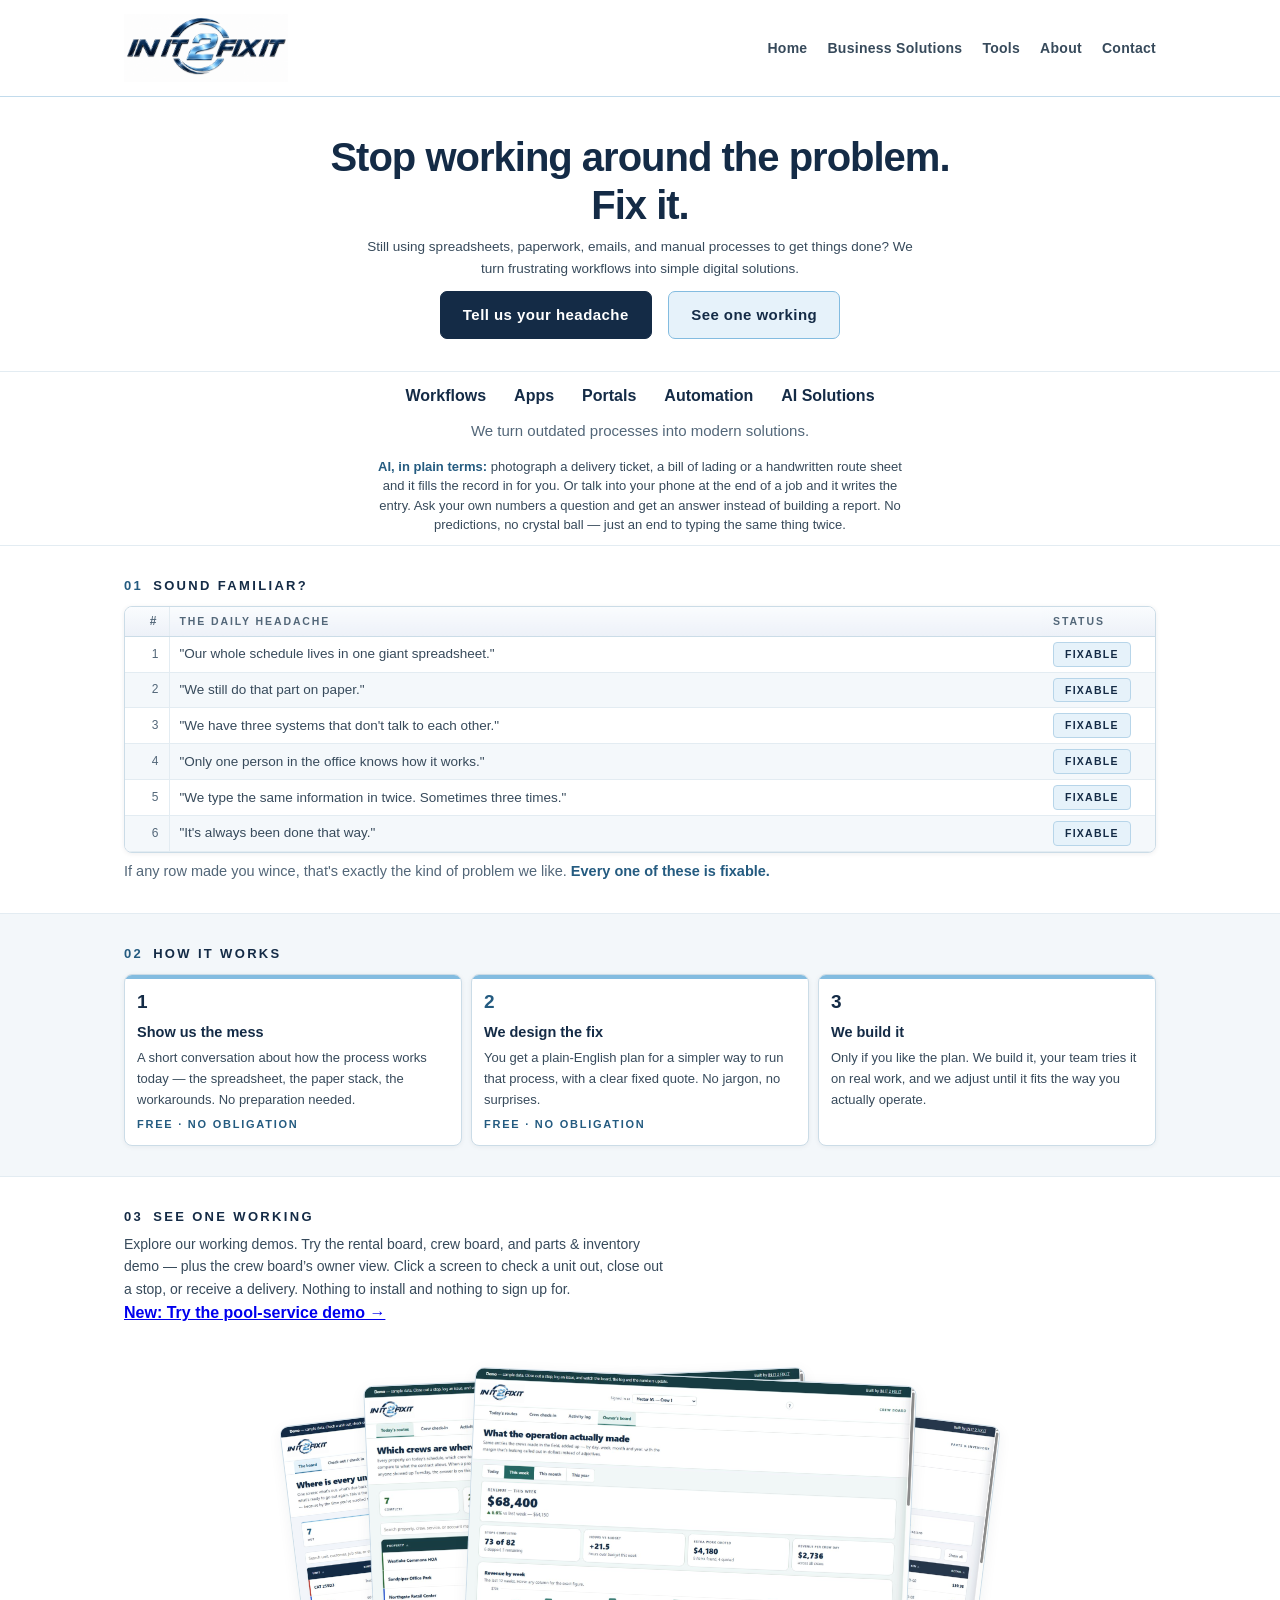
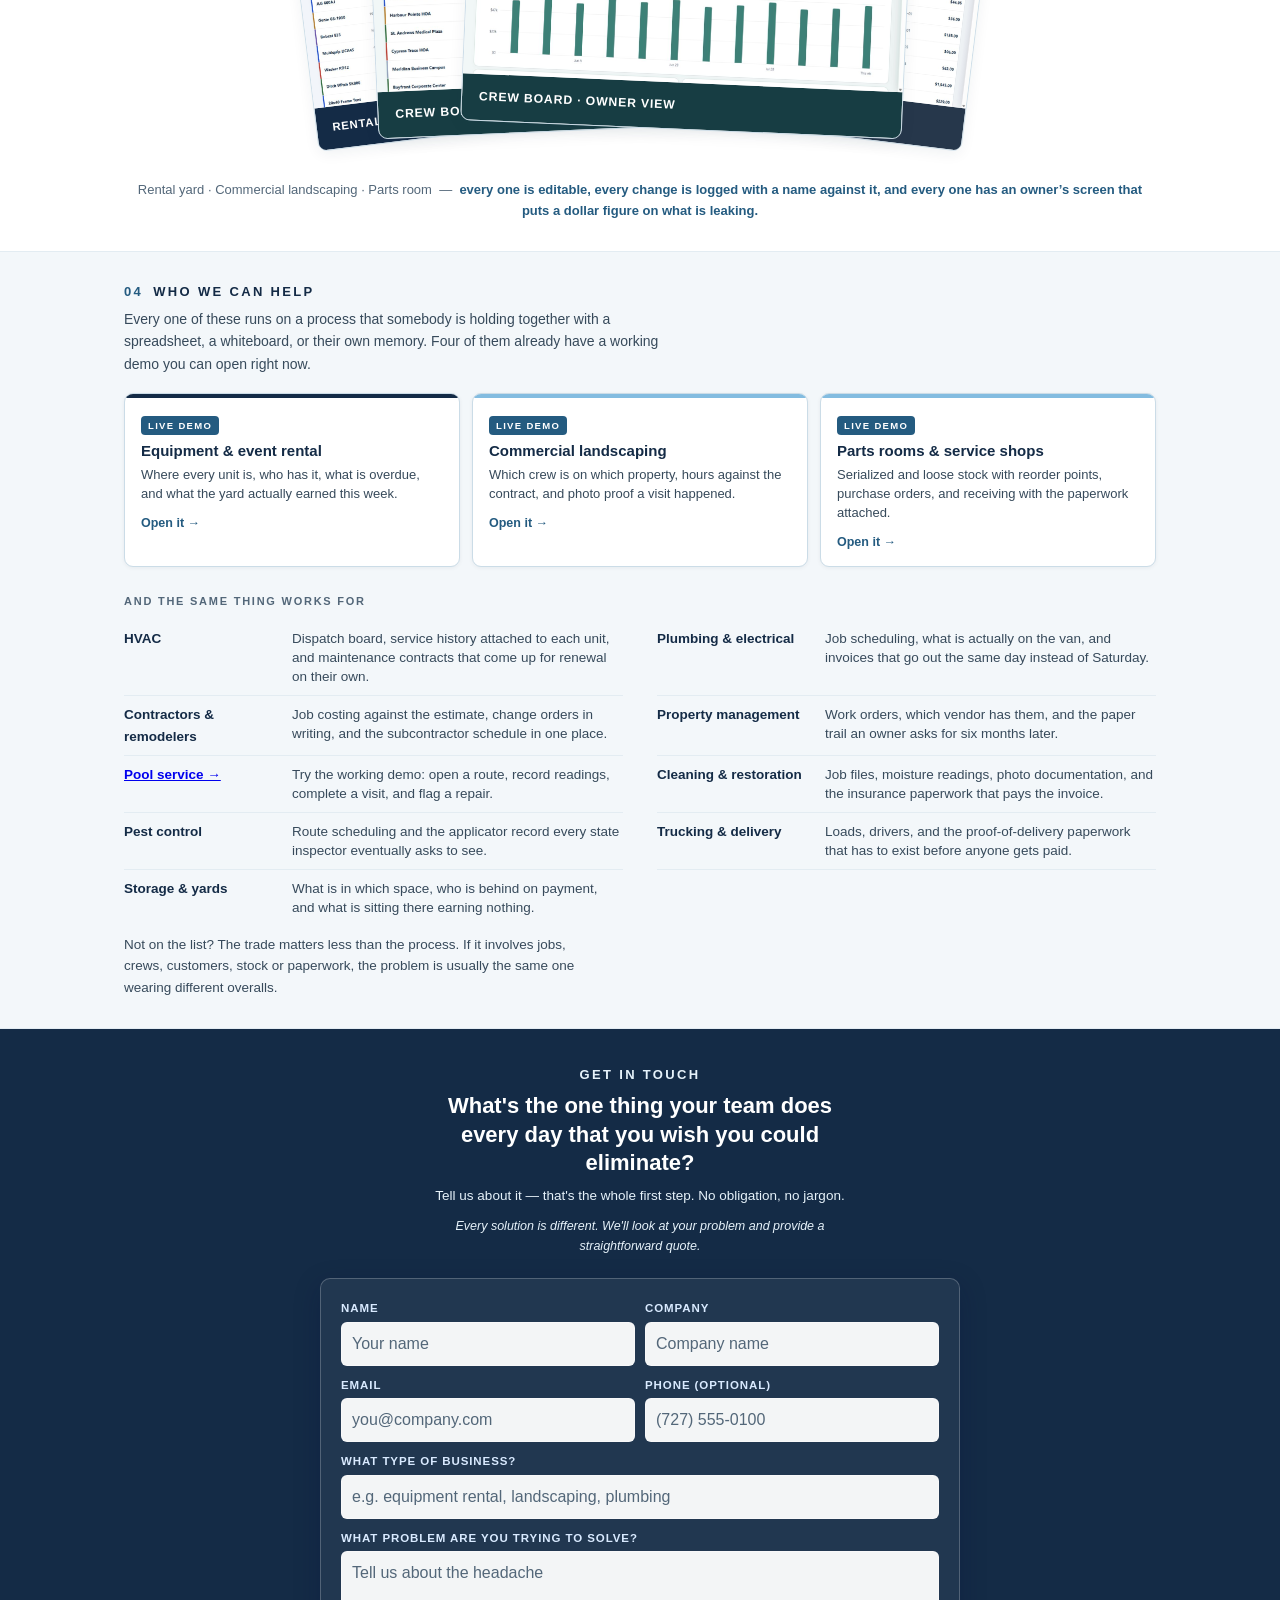
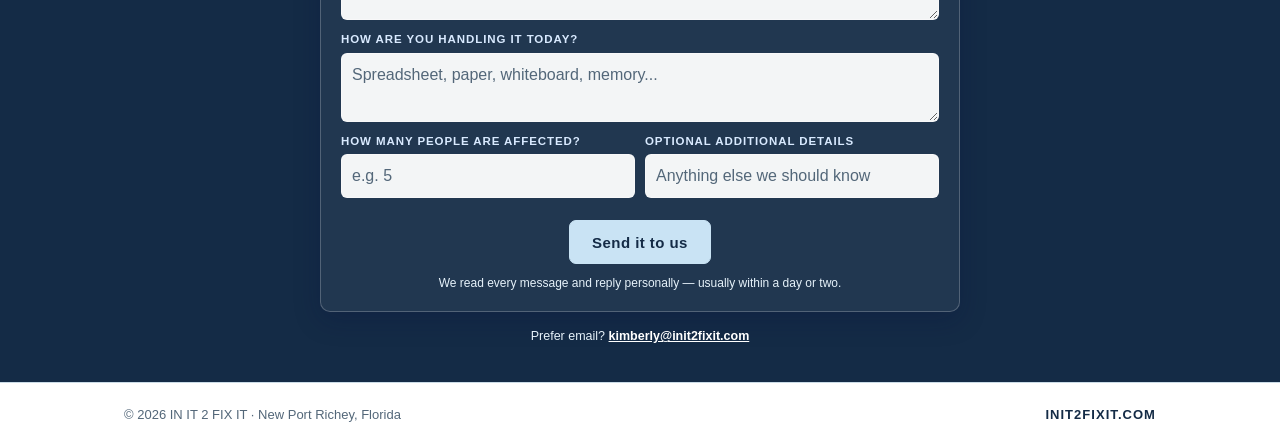
<file: business/index.html>
<!DOCTYPE html>
<html lang="en">
<head>
<meta charset="UTF-8">
<meta name="viewport" content="width=device-width, initial-scale=1.0">
<title>Business Solutions — IN IT 2 FIX IT</title>
<meta name="description" content="IN IT 2 FIX IT turns outdated processes into modern solutions — custom workflows, apps, portals, automation, and AI for businesses still running on spreadsheets and paper.">
<link rel="icon" href="../icon-midnight-ice.png">
<style>
  :root{
    --paper:#FFFFFF;
    --paper-soft:#F5F7FA;
    --ink:#161F31;
    --body:#3C4658;
    --muted:#6B7688;
    --blue:#0066FF;
    --blue-deep:#003B99;
    --green:#8B0000;
    --green-mid:#E00000;
    --line:#D9E0EC;
    --line-faint:#EBEFF6;
    --zebra:#F3F7FD;
    --hover:#E0F0FF;
  }
  *{margin:0;padding:0;box-sizing:border-box}
  html{scroll-behavior:smooth}
  body{
    background:var(--paper);
    color:var(--body);
    font-family:"Segoe UI",Arial,"Helvetica Neue",sans-serif;
    font-size:13.5px;line-height:1.4;
    -webkit-font-smoothing:antialiased;
  }
  .wrap{max-width:1080px;margin:0 auto;padding-left:24px;padding-right:24px}

  /* chrome-metallic text, like the logo lettering */
  .chrome-b{
    background:linear-gradient(180deg,#B3D9FF 0%,#33A8FF 30%,#003B99 52%,#33A8FF 66%,#0066FF 100%);
    -webkit-background-clip:text;background-clip:text;
    -webkit-text-fill-color:transparent;color:transparent;
  }
  .chrome-g{
    background:linear-gradient(180deg,#FFCCCC 0%,#FF3333 38%,#8B0000 54%,#FF3333 68%,#E00000 100%);
    -webkit-background-clip:text;background-clip:text;
    -webkit-text-fill-color:transparent;color:transparent;
  }
  .chromeline{
    height:2px;border:none;
    background:linear-gradient(90deg,rgba(0,102,255,0) 0%,#B3D9FF 18%,#0066FF 50%,#B3D9FF 82%,rgba(0,102,255,0) 100%);
  }

  header{background:var(--paper)}
  .bar{display:flex;align-items:center;justify-content:space-between;padding-top:7px;padding-bottom:6px;gap:16px;flex-wrap:wrap}
  .brandlogo{display:block;width:84px;height:auto}
  nav.topnav{display:flex;gap:16px;flex-wrap:wrap}
  nav.topnav a{color:var(--body);text-decoration:none;font-size:13px;font-weight:700;letter-spacing:.02em}
  nav.topnav a:hover{color:var(--blue)}

  /* hero */
  .hero{padding:15px 0 17px;text-align:center;background:var(--paper)}
  .hero h1{
    color:var(--ink);font-size:clamp(19px,2.8vw,26px);font-weight:800;
    letter-spacing:.01em;line-height:1.18;max-width:28ch;margin:0 auto;
  }
  .hero p{max-width:74ch;margin:7px auto 0;font-size:13.5px}
  .hero .where{margin-top:5px;font-size:12.5px;color:var(--muted);letter-spacing:.08em;text-transform:uppercase;font-weight:600}
  a.btn,button.btn{
    display:inline-block;margin-top:12px;padding:8px 18px;
    color:#fff;text-decoration:none;font-weight:800;letter-spacing:.03em;font-size:15px;
    font-family:inherit;border-radius:6px;
    background:linear-gradient(180deg,#66B8FF 0%,#33A8FF 45%,#0066FF 52%,#003B99 100%);
    border:1px solid #003B99;
    box-shadow:inset 0 1px 0 rgba(255,255,255,.5),inset 0 -2px 4px rgba(0,20,60,.3),0 3px 10px rgba(0,59,153,.28);
    text-shadow:0 1px 2px rgba(0,20,60,.45);
  }
  a.btn:hover,button.btn:hover{background:linear-gradient(180deg,#99D2FF 0%,#5CC2FF 45%,#33A8FF 52%,#0066FF 100%)}
  a.btn.green,button.btn.green{
    margin-left:12px;
    background:linear-gradient(180deg,#FF6666 0%,#E00000 48%,#8B0000 55%,#5C0000 100%);
    border:1px solid #5C0000;
    box-shadow:inset 0 1px 0 rgba(255,255,255,.4),inset 0 -2px 4px rgba(60,0,0,.35),0 3px 10px rgba(139,0,0,.28);
    text-shadow:0 1px 2px rgba(60,0,0,.5);
  }
  a.btn.green:hover,button.btn.green:hover{background:linear-gradient(180deg,#FF8080 0%,#FF6666 48%,#8B0000 55%,#5C0000 100%)}

  /* services — real artwork from the logo */
  .services{padding:11px 0 10px;border-top:1px solid var(--line-faint);border-bottom:1px solid var(--line-faint);background:var(--paper)}
  .svcpic{display:block;width:min(1000px,96%);height:auto;margin:0 auto}
  .mottopic{display:block;width:min(820px,90%);height:auto;margin:8px auto 2px}

  section{padding:19px 0}
  section.alt{background:var(--paper-soft);border-top:1px solid var(--line-faint);border-bottom:1px solid var(--line-faint)}
  h2{
    color:var(--ink);font-size:13px;letter-spacing:.18em;text-transform:uppercase;
    margin-bottom:9px;font-weight:800;
  }
  h2 .num{margin-right:10px;font-weight:800}

  /* "sound familiar" sheet */
  .sheet{
    border:1px solid var(--line);border-radius:8px;overflow:hidden;background:var(--paper);
    box-shadow:0 1px 5px rgba(22,31,49,.07);
  }
  .sheet table{width:100%;border-collapse:collapse;table-layout:fixed}
  .sheet th{
    font-size:10.5px;letter-spacing:.18em;text-transform:uppercase;font-weight:700;
    color:var(--muted);text-align:left;padding:5px 10px;border-bottom:1px solid var(--line);
    background:linear-gradient(180deg,#FAFCFE 0%,#EDF1F8 100%);
  }
  .sheet td{
    padding:5px 10px;font-size:13.5px;color:var(--body);
    border-bottom:1px solid var(--line-faint);vertical-align:middle;
    overflow:hidden;text-overflow:ellipsis;
  }
  .sheet tr:nth-child(even) td{background:var(--zebra)}
  .sheet tbody tr:hover td{background:var(--hover)}
  .sheet .gut{width:44px;color:var(--muted);font-size:12px;text-align:right;
    border-right:1px solid var(--line-faint);font-variant-numeric:tabular-nums}
  .sheet .stat{width:112px}
  .chip{
    display:inline-block;padding:3px 11px;border-radius:4px;
    font-size:10.5px;letter-spacing:.12em;font-weight:700;text-transform:uppercase;
    color:#fff;text-shadow:0 1px 1px rgba(60,0,0,.5);
    background:linear-gradient(180deg,#FF6666 0%,#E00000 48%,#8B0000 55%,#5C0000 100%);
    border:1px solid #5C0000;
    box-shadow:inset 0 1px 0 rgba(255,255,255,.35);
  }
  .after{margin-top:7px;font-size:14.5px;color:var(--muted)}
  .after b{color:var(--green-mid);font-weight:700}

  /* how it works */
  .steps{display:grid;grid-template-columns:repeat(3,1fr);gap:9px}
  .step{
    position:relative;overflow:hidden;
    border:1px solid var(--line);border-radius:8px;padding:12px 12px 12px;background:var(--paper);
    box-shadow:0 1px 5px rgba(22,31,49,.06);
  }
  .step::before{
    content:'';position:absolute;top:0;left:0;right:0;height:5px;
    background:linear-gradient(90deg,#003B99 0%,#33A8FF 50%,#003B99 100%);
  }
  .step.green::before{background:linear-gradient(90deg,#5C0000 0%,#FF3333 50%,#5C0000 100%)}
  .step .n{font-size:19px;font-weight:800;font-variant-numeric:tabular-nums}
  .step h3{color:var(--ink);font-size:14.5px;margin:4px 0 4px;font-weight:700}
  .step p{font-size:13px}
  .step .free{margin-top:5px;font-size:11px;letter-spacing:.16em;color:var(--green-mid);text-transform:uppercase;font-weight:700}

  /* who we help */
  .whogrid{display:flex;flex-wrap:wrap;gap:6px}
  .who{
    padding:5px 10px;border:1px solid var(--line);border-radius:4px;
    font-size:13px;color:var(--body);font-weight:600;
    background:linear-gradient(180deg,#FFFFFF 0%,#F1F5FA 100%);
    box-shadow:inset 0 1px 0 rgba(255,255,255,.9);
  }
  .whonote{margin-top:8px;font-size:13.5px;max-width:62ch}

  .ailine{max-width:74ch;margin:14px auto 0;text-align:center;font-size:13px;color:var(--body);line-height:1.5}
  .ailine b{color:var(--green-mid)}

  /* see one working */
  .dlead{max-width:70ch;font-size:14px;margin:-4px 0 0}
  .fan{position:relative;margin:26px auto 0;max-width:900px;height:305px}
  .fancard{
    position:absolute;left:50%;top:0;width:520px;margin-left:-260px;
    border-radius:10px;overflow:hidden;text-decoration:none;display:block;
    background:var(--paper);border:1px solid #CCE4FF;
    box-shadow:0 8px 26px rgba(0,59,153,.20);
    transition:transform .34s cubic-bezier(.4,0,.2,1),box-shadow .34s;
    transform-origin:50% 90%;
  }
  .fancard img{display:block;width:100%;height:auto}
  .fancard .ftag{
    position:absolute;left:0;right:0;bottom:0;padding:19px 14px 9px;
    font-size:12px;font-weight:800;letter-spacing:.13em;text-transform:uppercase;color:#fff;
    background:linear-gradient(180deg,rgba(10,22,52,0),rgba(10,22,52,.82));
  }
  .fancard{width:470px;margin-left:-235px}
  .fancard.a{transform:translateX(-26%) rotate(-7deg) scale(.87);z-index:1}
  .fancard.b{transform:translateX(-9%) rotate(-2.5deg) scale(.94);z-index:3}
  .fancard.c{transform:translateX(9%) rotate(2.5deg) scale(.94);z-index:4}
  .fancard.d{transform:translateX(26%) rotate(7deg) scale(.87);z-index:2}
  .fan:hover .fancard.a{transform:translateX(-72%) rotate(-9deg) scale(.9)}
  .fan:hover .fancard.b{transform:translateX(-24%) rotate(-3deg) scale(.96)}
  .fan:hover .fancard.c{transform:translateX(24%) rotate(3deg) scale(.96)}
  .fan:hover .fancard.d{transform:translateX(72%) rotate(9deg) scale(.9)}
  .fancard:hover{z-index:9!important;box-shadow:0 16px 44px rgba(0,59,153,.34)}
  .fan:hover .fancard.a:hover{transform:translateX(-72%) rotate(-4deg) scale(.99)}
  .fan:hover .fancard.b:hover{transform:translateX(-24%) rotate(-1deg) scale(1.03)}
  .fan:hover .fancard.c:hover{transform:translateX(24%) rotate(1deg) scale(1.03)}
  .fan:hover .fancard.d:hover{transform:translateX(72%) rotate(4deg) scale(.99)}
  .dnote{text-align:center;font-size:13px;color:var(--muted);margin-top:14px}
  .dnote b{color:var(--green-mid)}

  /* who we can help */
  .wlead{max-width:72ch;font-size:14px;margin:-4px 0 18px}
  .trades{display:grid;grid-template-columns:repeat(3,1fr);gap:12px}
  .trade{display:block;text-decoration:none;background:var(--paper);border:1px solid var(--line);
    border-radius:9px;padding:17px 16px 14px;position:relative;overflow:hidden;
    box-shadow:0 1px 4px rgba(22,31,49,.06);transition:transform .16s,box-shadow .16s,border-color .16s}
  .trade::before{content:'';position:absolute;top:0;left:0;right:0;height:4px}
  .t-rent::before{background:linear-gradient(90deg,#003B99,#33A8FF,#003B99)}
  .t-land::before{background:linear-gradient(90deg,#5C0000,#FF3333,#5C0000)}
  .t-part::before{background:linear-gradient(90deg,#232B38,#8A96AB,#232B38)}
  .trade:hover{transform:translateY(-2px);box-shadow:0 6px 18px rgba(22,31,49,.13);border-color:#B3D9FF}
  .trade .badge{display:inline-block;font-size:9.5px;letter-spacing:.14em;text-transform:uppercase;
    font-weight:800;color:#fff;background:var(--green-mid);border-radius:4px;padding:2px 7px;margin-bottom:7px}
  .trade h3{font-size:15px;color:var(--ink);font-weight:800;margin-bottom:5px;line-height:1.25}
  .trade p{font-size:13px;color:var(--body);line-height:1.45}
  .trade .open{display:block;margin-top:9px;font-size:12.5px;font-weight:700;color:var(--blue)}
  .trade:hover .open{text-decoration:underline}

  .msub{font-size:11px;letter-spacing:.16em;text-transform:uppercase;font-weight:800;color:var(--muted);
    margin:26px 0 10px}
  .more{display:grid;grid-template-columns:1fr 1fr;gap:0 34px}
  .mrow{display:flex;gap:12px;padding:8px 0;border-bottom:1px solid var(--line-faint);font-size:13.5px;align-items:baseline}
  .mrow:last-child{border-bottom:none}
  .mrow b{flex:none;width:156px;color:var(--ink);font-weight:700}
  .mrow span{color:var(--body);line-height:1.4}

  /* contact / intake form */
  .contact{
    position:relative;overflow:hidden;padding:26px 0 30px;color:#fff;
    background:linear-gradient(160deg,#002266 0%,#0066FF 42%,#33A8FF 55%,#003B99 100%);
  }
  .contact::before{
    content:'';position:absolute;inset:0;
    background:linear-gradient(115deg,transparent 32%,rgba(255,255,255,.16) 46%,transparent 60%);
  }
  .contact .wrap{position:relative}
  .contact h2{color:#CCE4FF;margin-bottom:6px;text-align:center}
  .contact .big{
    color:#fff;font-size:clamp(17px,2.3vw,22px);font-weight:800;
    max-width:34ch;margin:0 auto;line-height:1.3;text-align:center;
    text-shadow:0 1px 3px rgba(6,16,60,.4);
  }
  .contact .lead{margin:7px auto 0;font-size:13.5px;color:#E0F0FF;text-align:center;max-width:60ch}
  .pricenote{margin:10px auto 0;font-size:12.5px;color:#E0F0FF;text-align:center;max-width:56ch;font-style:italic}

  form.intake{
    max-width:640px;margin:22px auto 0;background:rgba(255,255,255,.06);
    border:1px solid rgba(255,255,255,.22);border-radius:10px;padding:20px 20px 18px;
    box-shadow:0 8px 26px rgba(6,16,60,.25);
  }
  .frow{display:grid;grid-template-columns:1fr 1fr;gap:10px;margin-bottom:10px}
  .fcol{display:flex;flex-direction:column;gap:4px}
  .fcol.full{grid-column:1 / -1}
  form.intake label{font-size:11.5px;letter-spacing:.08em;text-transform:uppercase;font-weight:700;color:#D9EAFF}
  form.intake input,form.intake textarea{
    font:inherit;font-size:13.5px;padding:8px 10px;border-radius:6px;border:1px solid rgba(255,255,255,.35);
    background:rgba(255,255,255,.95);color:var(--ink);
  }
  form.intake input::placeholder,form.intake textarea::placeholder{color:var(--muted)}
  form.intake textarea{resize:vertical;min-height:56px;font-family:inherit}
  form.intake .submitrow{margin-top:6px;text-align:center}
  form.intake .submitrow .btn{margin-left:0}
  button.btn{cursor:pointer}
  .formnote{text-align:center;margin-top:10px;font-size:12px;color:#CCE4FF}
  .formnote a{color:#fff;font-weight:700;text-decoration:underline}
  .formfallback{text-align:center;margin-top:14px;font-size:12.5px;color:#E0F0FF}
  .formfallback a{color:#fff;text-decoration:underline;font-weight:700}
  .intake-thanks{max-width:640px;margin:22px auto 0;padding:22px 20px;text-align:center;background:rgba(255,255,255,.1);border:1px solid rgba(255,255,255,.3);border-radius:10px;box-shadow:0 8px 26px rgba(6,16,60,.25)}
  .intake-thanks h3{margin:0 0 6px;font-size:clamp(18px,2.4vw,22px);color:#fff}
  .intake-thanks p{margin:6px 0 0;font-size:14px;color:#E0F0FF}
  .intake-thanks:focus{outline:none}
  .intake-error{max-width:640px;margin:12px auto 0;padding:10px 14px;text-align:center;background:#FFF1F1;border:1px solid #F5C2C2;border-radius:8px;color:#7A0000;font-size:13.5px}
  .intake-error a{color:#7A0000;font-weight:700;text-decoration:underline}

  footer{padding:11px 0;background:var(--paper);border-top:1px solid var(--line)}
  footer .wrap{display:flex;justify-content:space-between;gap:12px;flex-wrap:wrap;font-size:13px;color:var(--muted)}
  footer .site{font-weight:700;letter-spacing:.08em}

  @media (max-width:900px){
    .trades{grid-template-columns:1fr}
    .more{grid-template-columns:1fr}
    .mrow b{width:130px}
    .fan{height:auto;max-width:520px;display:flex;flex-direction:column;gap:14px}
    .fancard{position:static;left:auto;width:100%;margin-left:0;transform:none!important}
    .fan:hover .fancard{transform:none!important}
  }
  @media (max-width:820px){
    .steps{grid-template-columns:1fr}
    .hero{padding:13px 0 14px}
    section{padding:16px 0}
    .sheet .stat{width:94px}
    a.btn.green{margin-left:0}
    nav.topnav{gap:12px;justify-content:center;width:100%}
    .frow{grid-template-columns:1fr}
  }
</style>
<link rel="stylesheet" href="../brand-midnight-ice.css?v=5">
<script defer src="https://cloud.umami.is/script.js" data-website-id="f9cbb450-38c7-4287-84d3-3c302cfc361a"></script>
</head>
<body class="brand-marketing">

<header>
  <div class="wrap bar">
    <img class="brandlogo" src="../logo-compact-midnight-ice.png" alt="IN IT 2 FIX IT" width="248" height="89">
    <nav class="topnav">
      <a href="../index.html">Home</a>
      <a href="../business/">Business Solutions</a>
      <a href="../tools/">Tools</a>
      <a href="../about/">About</a>
      <a href="#contact">Contact</a>
    </nav>
  </div>
  <hr class="chromeline">
</header>

<main>
  <div class="hero">
    <div class="wrap">
      <h1>Stop working around the problem. <span class="chrome-b">Fix it.</span></h1>
      <p>Still using spreadsheets, paperwork, emails, and manual processes to get things done?
         We turn frustrating workflows into simple digital solutions.</p>
      <div>
        <a class="btn" href="#contact">Tell us your headache</a>
        <a class="btn green" href="#demos">See one working</a>
      </div>
    </div>
  </div>

  <div class="services">
    <div class="service-labels" aria-label="Services"><span>Workflows</span><span>Apps</span><span>Portals</span><span>Automation</span><span>AI Solutions</span></div>
    <p class="service-motto">We turn outdated processes into modern solutions.</p>
    <p class="ailine"><b>AI, in plain terms:</b> photograph a delivery ticket, a bill of lading or a
    handwritten route sheet and it fills the record in for you. Or talk into your phone at the end of a
    job and it writes the entry. Ask your own numbers a question and get an answer instead of building a
    report. No predictions, no crystal ball &mdash; just an end to typing the same thing twice.</p>
  </div>

  <section id="familiar">
    <div class="wrap">
      <h2><span class="num chrome-g">01</span>Sound familiar?</h2>
      <div class="sheet">
        <table>
          <thead>
            <tr><th class="gut">#</th><th>The daily headache</th><th class="stat">Status</th></tr>
          </thead>
          <tbody>
            <tr><td class="gut">1</td><td>"Our whole schedule lives in one giant spreadsheet."</td><td class="stat"><span class="chip">Fixable</span></td></tr>
            <tr><td class="gut">2</td><td>"We still do that part on paper."</td><td class="stat"><span class="chip">Fixable</span></td></tr>
            <tr><td class="gut">3</td><td>"We have three systems that don't talk to each other."</td><td class="stat"><span class="chip">Fixable</span></td></tr>
            <tr><td class="gut">4</td><td>"Only one person in the office knows how it works."</td><td class="stat"><span class="chip">Fixable</span></td></tr>
            <tr><td class="gut">5</td><td>"We type the same information in twice. Sometimes three times."</td><td class="stat"><span class="chip">Fixable</span></td></tr>
            <tr><td class="gut">6</td><td>"It's always been done that way."</td><td class="stat"><span class="chip">Fixable</span></td></tr>
          </tbody>
        </table>
      </div>
      <p class="after">If any row made you wince, that's exactly the kind of problem we like. <b>Every one of these is fixable.</b></p>
    </div>
  </section>

  <section id="how" class="alt">
    <div class="wrap">
      <h2><span class="num chrome-g">02</span>How it works</h2>
      <div class="steps">
        <div class="step">
          <div class="n chrome-b">1</div>
          <h3>Show us the mess</h3>
          <p>A short conversation about how the process works today — the spreadsheet, the paper stack, the workarounds. No preparation needed.</p>
          <div class="free">Free · No obligation</div>
        </div>
        <div class="step green">
          <div class="n chrome-g">2</div>
          <h3>We design the fix</h3>
          <p>You get a plain-English plan for a simpler way to run that process, with a clear fixed quote. No jargon, no surprises.</p>
          <div class="free">Free · No obligation</div>
        </div>
        <div class="step">
          <div class="n chrome-b">3</div>
          <h3>We build it</h3>
          <p>Only if you like the plan. We build it, your team tries it on real work, and we adjust until it fits the way you actually operate.</p>
        </div>
      </div>
    </div>
  </section>

  <section id="demos">
    <div class="wrap">
      <h2><span class="num chrome-b">03</span>See one working</h2>
      <p class="dlead">Explore our working demos. Try the rental board, crew board, and parts &amp; inventory demo &mdash; plus the crew board&rsquo;s owner view. Click a screen to check a unit out, close out a stop, or receive a delivery. Nothing to install and nothing to sign up for.</p>

      <p><a href="../pool/"><strong>New: Try the pool-service demo &rarr;</strong></a></p><div class="fan">
        <a class="fancard a" href="../board/" aria-label="Open the rental board demo">
          <img src="../shots/board-midnight-ice.png" width="1100" height="615" alt="Rental board &mdash; where every unit is, who has it, what is overdue and what is waiting on service" loading="lazy">
          <span class="ftag">Rental board</span>
        </a>
        <a class="fancard b" href="../crews/" aria-label="Open the crew board demo">
          <img src="../shots/crews-midnight-ice.png" width="1100" height="615" alt="Crew board &mdash; every property on today&rsquo;s schedule, which crew has it, and the hours against contract budget" loading="lazy">
          <span class="ftag">Crew board</span>
        </a>
        <a class="fancard c" href="../crews/#owner" aria-label="Open the owner&rsquo;s board">
          <img src="../shots/crews-owner-midnight-ice.png" width="1100" height="615" alt="Owner&rsquo;s board &mdash; revenue for the period, hours against budget, and what is leaking with a dollar figure on it" loading="lazy">
          <span class="ftag">Crew board &middot; Owner view</span>
        </a>
        <a class="fancard d" href="../inventory/" aria-label="Open the parts and inventory demo">
          <img src="../shots/inventory-midnight-ice.png" width="1100" height="615" alt="Parts and inventory &mdash; serialized and non-serialized stock with reorder points, purchase orders and receiving" loading="lazy">
          <span class="ftag">Parts &amp; inventory</span>
        </a>
      </div>

      <p class="dnote">Rental yard &middot; Commercial landscaping &middot; Parts room &nbsp;&mdash;&nbsp;
      <b>every one is editable, every change is logged with a name against it, and every one has an owner&rsquo;s screen that puts a dollar figure on what is leaking.</b></p>
    </div>
  </section>

  <section id="who" class="alt">
    <div class="wrap">
      <h2><span class="num chrome-g">04</span>Who we can help</h2>
      <p class="wlead">Every one of these runs on a process that somebody is holding together with a
      spreadsheet, a whiteboard, or their own memory. Four of them already have a working demo you
      can open right now.</p>

      <div class="trades">
        <a class="trade t-rent" href="../board/">
          <span class="badge">Live demo</span>
          <h3>Equipment &amp; event rental</h3>
          <p>Where every unit is, who has it, what is overdue, and what the yard actually earned this week.</p>
          <span class="open">Open it &rarr;</span>
        </a>
        <a class="trade t-land" href="../crews/">
          <span class="badge">Live demo</span>
          <h3>Commercial landscaping</h3>
          <p>Which crew is on which property, hours against the contract, and photo proof a visit happened.</p>
          <span class="open">Open it &rarr;</span>
        </a>
        <a class="trade t-part" href="../inventory/">
          <span class="badge">Live demo</span>
          <h3>Parts rooms &amp; service shops</h3>
          <p>Serialized and loose stock with reorder points, purchase orders, and receiving with the paperwork attached.</p>
          <span class="open">Open it &rarr;</span>
        </a>
      </div>

      <p class="msub">And the same thing works for</p>
      <div class="more">
        <div class="mrow"><b>HVAC</b><span>Dispatch board, service history attached to each unit, and maintenance contracts that come up for renewal on their own.</span></div>
        <div class="mrow"><b>Plumbing &amp; electrical</b><span>Job scheduling, what is actually on the van, and invoices that go out the same day instead of Saturday.</span></div>
        <div class="mrow"><b>Contractors &amp; remodelers</b><span>Job costing against the estimate, change orders in writing, and the subcontractor schedule in one place.</span></div>
        <div class="mrow"><b>Property management</b><span>Work orders, which vendor has them, and the paper trail an owner asks for six months later.</span></div>
        <div class="mrow"><b><a href="../pool/">Pool service &rarr;</a></b><span>Try the working demo: open a route, record readings, complete a visit, and flag a repair.</span></div>
        <div class="mrow"><b>Cleaning &amp; restoration</b><span>Job files, moisture readings, photo documentation, and the insurance paperwork that pays the invoice.</span></div>
        <div class="mrow"><b>Pest control</b><span>Route scheduling and the applicator record every state inspector eventually asks to see.</span></div>
        <div class="mrow"><b>Trucking &amp; delivery</b><span>Loads, drivers, and the proof-of-delivery paperwork that has to exist before anyone gets paid.</span></div>
        <div class="mrow"><b>Storage &amp; yards</b><span>What is in which space, who is behind on payment, and what is sitting there earning nothing.</span></div>
      </div>

      <p class="whonote">Not on the list? The trade matters less than the process. If it involves jobs,
      crews, customers, stock or paperwork, the problem is usually the same one wearing different overalls.</p>
    </div>
  </section>
</main>

<div class="contact" id="contact">
  <div class="wrap">
    <h2>Get in touch</h2>
    <p class="big">What's the one thing your team does every day that you wish you could eliminate?</p>
    <p class="lead">Tell us about it — that's the whole first step. No obligation, no jargon.</p>
    <p class="pricenote">Every solution is different. We'll look at your problem and provide a straightforward quote.</p>

    <form class="intake" action="https://formspree.io/f/xqpaeelj" method="POST">
      <div class="frow">
        <div class="fcol">
          <label for="biz-name">Name</label>
          <input id="biz-name" name="name" type="text" required placeholder="Your name">
        </div>
        <div class="fcol">
          <label for="biz-company">Company</label>
          <input id="biz-company" name="company" type="text" placeholder="Company name">
        </div>
      </div>
      <div class="frow">
        <div class="fcol">
          <label for="biz-email">Email</label>
          <input id="biz-email" name="email" type="email" required placeholder="you@company.com">
        </div>
        <div class="fcol">
          <label for="biz-phone">Phone (optional)</label>
          <input id="biz-phone" name="phone" type="tel" placeholder="(727) 555-0100">
        </div>
      </div>
      <div class="frow">
        <div class="fcol full">
          <label for="biz-type">What type of business?</label>
          <input id="biz-type" name="business_type" type="text" placeholder="e.g. equipment rental, landscaping, plumbing">
        </div>
      </div>
      <div class="frow">
        <div class="fcol full">
          <label for="biz-problem">What problem are you trying to solve?</label>
          <textarea id="biz-problem" name="problem" required placeholder="Tell us about the headache"></textarea>
        </div>
      </div>
      <div class="frow">
        <div class="fcol full">
          <label for="biz-today">How are you handling it today?</label>
          <textarea id="biz-today" name="current_process" placeholder="Spreadsheet, paper, whiteboard, memory..."></textarea>
        </div>
      </div>
      <div class="frow">
        <div class="fcol">
          <label for="biz-people">How many people are affected?</label>
          <input id="biz-people" name="people_affected" type="text" placeholder="e.g. 5">
        </div>
        <div class="fcol">
          <label for="biz-extra">Optional additional details</label>
          <input id="biz-extra" name="extra_details" type="text" placeholder="Anything else we should know">
        </div>
      </div>
      <div class="submitrow">
        <button type="submit" class="btn green">Send it to us</button>
      </div>
      <p class="formnote">We read every message and reply personally — usually within a day or two.</p>
    </form>

    <div class="intake-thanks" id="intake-thanks" role="status" tabindex="-1" style="display:none">
      <h3>Thanks &mdash; we&rsquo;ve got it.</h3>
      <p>We read every message and reply personally, usually within a day or two, at the email address you gave us.</p>
    </div>
    <div class="intake-error" id="intake-error" role="alert" style="display:none">
      That didn&rsquo;t send. Please try again, or email us directly at <a href="mailto:kimberly@init2fixit.com?subject=Our%20workflow%20headache">kimberly@init2fixit.com</a>.
    </div>

    <p class="formfallback">Prefer email? <a href="mailto:kimberly@init2fixit.com?subject=Our%20workflow%20headache">kimberly@init2fixit.com</a></p>
  </div>
</div>

<footer>
  <div class="wrap">
    <span>© 2026 IN IT 2 FIX IT · New Port Richey, Florida</span>
    <span class="site chrome-b">INIT2FIXIT.COM</span>
  </div>
</footer>

<script>
/* Send the form in the background and show the thank-you on this page,
   so visitors are not sent away to a Formspree page. If anything about this
   fails, the form still works the normal way. */
(function(){
  var f=document.querySelector('form.intake');
  if(!f||!window.fetch||!window.FormData) return;
  var btn=f.querySelector('button[type="submit"]');
  var thanks=document.getElementById('intake-thanks');
  var err=document.getElementById('intake-error');
  f.addEventListener('submit',function(e){
    e.preventDefault();
    err.style.display='none';
    var label=btn.textContent;
    btn.disabled=true; btn.textContent='Sending\u2026';
    fetch(f.action,{method:'POST',body:new FormData(f),headers:{'Accept':'application/json'}})
      .then(function(r){ if(!r.ok) throw new Error('send failed'); })
      .then(function(){
        f.style.display='none';
        thanks.style.display='block';
        thanks.focus();
        thanks.scrollIntoView({block:'center'});
      })
      .catch(function(){
        btn.disabled=false; btn.textContent=label;
        err.style.display='block';
      });
  });
})();
</script>

</body>
</html>
</file>
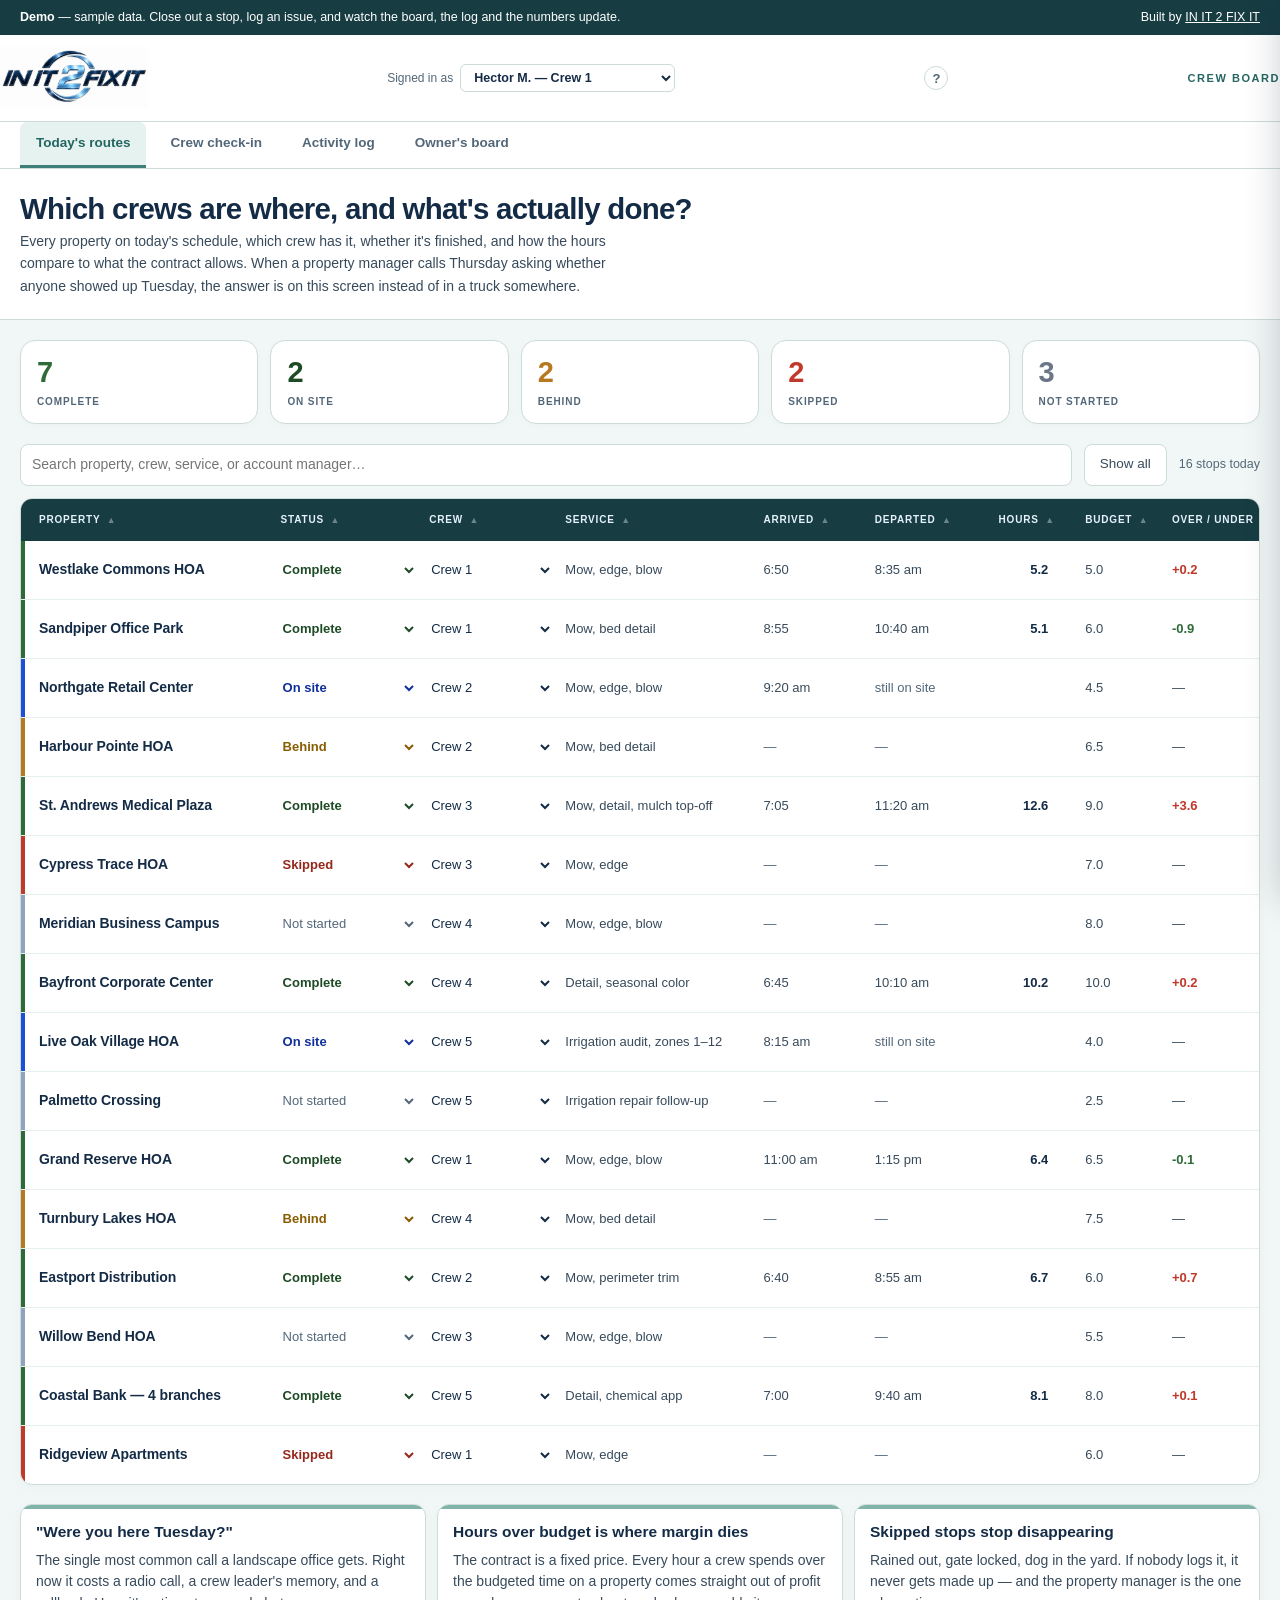
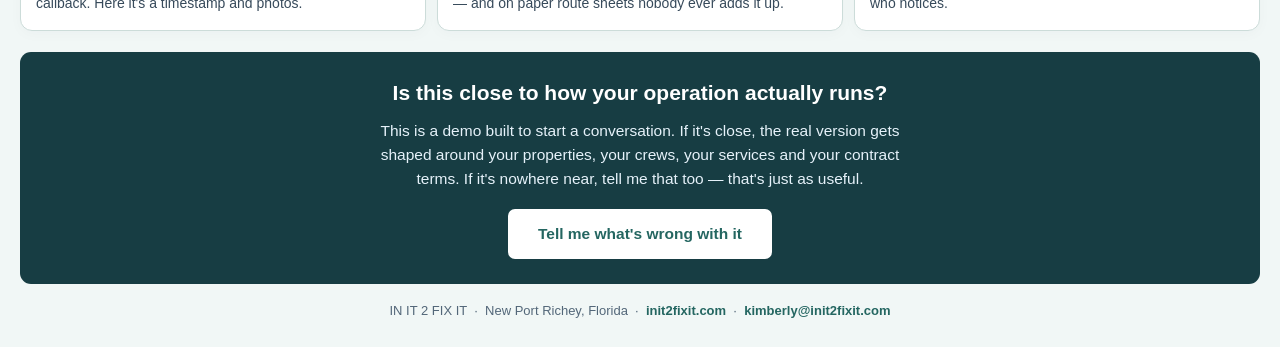
<file: crews/index.html>
<!DOCTYPE html>
<html lang="en">
<head>
<meta charset="UTF-8">
<meta name="viewport" content="width=device-width, initial-scale=1.0">
<title>Crew Board — IN IT 2 FIX IT</title>
<meta name="description" content="A live demo for commercial landscape maintenance: today's routes, proof the crew was there, and what every property is really costing you. Built by IN IT 2 FIX IT.">
<style>
  :root{
    --paper:#FFFFFF; --soft:#F5F7FA; --ink:#161F31; --body:#3C4658; --muted:#6B7688;
    --blue:#245B80; --deep:#142B46; --green:#142B46; --green-mid:#245B80; --leaf:#347BA8;
    --line:#D9E0EC; --faint:#EBEFF6; --zebra:#F7FAFE;
    --done:#2F6B38; --onsite:#1E4B26; --behind:#B7791F; --skip:#C0392B; --pending:#6B7688;
  }
  *{margin:0;padding:0;box-sizing:border-box}
  body{background:var(--soft);color:var(--body);font-family:"Segoe UI",Arial,Helvetica,sans-serif;font-size:14px;line-height:1.45;-webkit-font-smoothing:antialiased}
  .wrap{max-width:1400px;margin:0 auto;padding-left:20px;padding-right:20px}

  .ribbon{background:linear-gradient(160deg,#142B46,#245B80 52%,#142B46);color:#fff;padding:6px 0;font-size:12.5px}
  .ribbon .wrap{display:flex;justify-content:space-between;align-items:center;gap:12px;flex-wrap:wrap}
  .ribbon b{font-weight:700}
  .ribbon a{color:#fff;text-decoration:underline}

  header{background:var(--paper);border-bottom:1px solid var(--line)}
  .bar{display:flex;align-items:center;justify-content:space-between;gap:16px;flex-wrap:wrap;padding:9px 0}
  .brandlogo{display:block;width:98px;height:auto}
  .bar .co{font-size:12.5px;color:var(--muted);letter-spacing:.14em;text-transform:uppercase;font-weight:700}

  .tabs{background:var(--paper);border-bottom:1px solid var(--line)}
  .tabs .wrap{display:flex;gap:4px;flex-wrap:wrap}
  .tab{padding:9px 15px;font:inherit;font-size:13.5px;font-weight:700;color:var(--muted);background:none;border:none;border-bottom:3px solid transparent;cursor:pointer}
  .tab:hover{color:var(--ink)}
  .tab.on{color:var(--green-mid);border-bottom-color:var(--green-mid)}

  .intro{background:var(--paper);border-bottom:1px solid var(--line);padding:14px 0 16px}
  .intro h1{color:var(--ink);font-size:clamp(17px,2.2vw,22px);font-weight:800;line-height:1.2}
  .intro p{margin-top:4px;max-width:86ch;font-size:13.5px}

  .view{display:none}
  .view.on{display:block}

  .tiles{display:grid;grid-template-columns:repeat(5,1fr);gap:9px;margin:13px 0 0}
  .tile{background:var(--paper);border:1px solid var(--line);border-radius:8px;padding:10px 12px;cursor:pointer;transition:border-color .12s,box-shadow .12s;text-align:left;font-family:inherit}
  .tile:hover{border-color:#B7D5E9;box-shadow:0 2px 8px rgba(22,31,49,.08)}
  .tile.on{border-color:var(--green-mid);box-shadow:0 0 0 2px rgba(52,123,168,.18)}
  .tile .n{font-size:24px;font-weight:800;line-height:1.05;font-variant-numeric:tabular-nums}
  .tile .l{font-size:11px;letter-spacing:.13em;text-transform:uppercase;font-weight:700;color:var(--muted);margin-top:4px}
  .t-done .n{color:var(--done)} .t-onsite .n{color:var(--onsite)} .t-behind .n{color:var(--behind)}
  .t-skip .n{color:var(--skip)} .t-pending .n{color:var(--pending)}

  .toolbar{display:flex;gap:10px;align-items:center;flex-wrap:wrap;margin:15px 0 9px}
  .toolbar input[type=search]{flex:1;min-width:210px;padding:7px 11px;border:1px solid var(--line);border-radius:7px;font:inherit;font-size:14px;background:var(--paper);color:var(--ink)}
  .toolbar .hint{font-size:12.5px;color:var(--muted)}
  .btn-clear{padding:9px 15px;border:1px solid var(--line);background:var(--paper);border-radius:7px;font:inherit;font-size:13.5px;color:var(--body);cursor:pointer}
  .btn-clear:hover{border-color:#B7D5E9}

  .panel{background:var(--paper);border:1px solid var(--line);border-radius:10px;overflow:hidden;box-shadow:0 1px 4px rgba(22,31,49,.05)}
  .scroll{overflow-x:hidden}
  .scroll::-webkit-scrollbar{height:11px}
  .scroll::-webkit-scrollbar-track{background:#EDF1F8;border-radius:6px}
  .scroll::-webkit-scrollbar-thumb{background:#B7D5E9;border-radius:6px;border:2px solid #EDF1F8}
  .scroll::-webkit-scrollbar-thumb:hover{background:#83BCE0}
  .swipe{display:none;font-size:11.5px;color:var(--muted);padding:5px 2px 0;text-align:right}
  .swipe.on{display:block}
  table{width:100%;border-collapse:collapse}
  #tbl{table-layout:fixed;width:100%}
  th{font-size:10px;letter-spacing:.15em;text-transform:uppercase;font-weight:700;color:#E6F2FA;
     text-align:left;padding:10px 12px;background:linear-gradient(180deg,#347BA8,#142B46);
     border-bottom:none;white-space:nowrap;cursor:pointer;user-select:none}
  th:first-child{padding-left:18px}
  th:hover{color:#fff}
  th .ar{opacity:.4;font-size:9px;margin-left:3px}
  th.sorted .ar{opacity:1;color:#fff}
  td{padding:0 12px;border-bottom:1px solid var(--faint);vertical-align:middle;font-size:13px;
     color:var(--body);height:38px;white-space:nowrap;overflow:hidden;text-overflow:ellipsis}
  tbody tr:last-child td{border-bottom:none}
  tbody tr:hover td:first-child::before{width:6px}
  tbody tr.prow{cursor:pointer}

  /* status spine */
  tbody td:first-child{position:relative;padding-left:18px}
  tbody td:first-child::before{content:'';position:absolute;left:0;top:0;bottom:0;width:4px;
    background:var(--line);transition:width .12s}
  tbody tr.r-done td:first-child::before{background:#2F6B38}
  tbody tr.r-onsite td:first-child::before{background:#1E4FD6}
  tbody tr.r-behind td:first-child::before{background:#B7791F}
  tbody tr.r-skip td:first-child::before{background:#C0392B}
  tbody tr.r-pending td:first-child::before{background:#8FA3BF}

  td.prop{font-weight:700;color:var(--ink);font-size:14px;letter-spacing:-.1px}
  .edot{display:inline-block;width:5px;height:5px;border-radius:50%;background:#B7791F;margin-left:6px;vertical-align:middle}

  /* inline editing */
  td.ed{padding:0}
  td.ed select,td.ed input{width:100%;height:36px;border:none;background:transparent;font:inherit;
    font-size:13px;color:var(--ink);padding:0 10px;cursor:pointer}
  td.ed input{cursor:text;text-align:right;font-variant-numeric:tabular-nums;font-weight:600}
  td.ed select:hover,td.ed input:hover{background:rgba(52,123,168,.07)}
  td.ed select:focus,td.ed input:focus{outline:none;background:#fff;box-shadow:inset 0 0 0 2px var(--green-mid)}
  td.st-done select{color:#1E4B26;font-weight:700}
  td.st-onsite select{color:#12309B;font-weight:700}
  td.st-behind select{color:#8A5B00;font-weight:700}
  td.st-skip select{color:#96271B;font-weight:700}
  td.st-pending select{color:var(--muted)}

  /* who is making the change */
  .signas{display:flex;align-items:center;gap:7px;font-size:12px;color:var(--muted)}
  .signas select{padding:5px 9px;border:1px solid var(--line);border-radius:6px;font:inherit;
    font-size:12.5px;font-weight:700;color:var(--ink);background:var(--paper)}
  .d-edit{background:#B7791F}
  .logrow.isedit .what{color:var(--body)}
  tbody tr:hover td{background:#E6F2FA}
  tbody tr.flash td{background:#FFF6D9;transition:background 2.4s}
  .prop{font-weight:700;color:var(--ink)}
  .sub{display:block;font-size:12px;color:var(--muted);font-weight:400}
  .num{font-variant-numeric:tabular-nums;white-space:nowrap}
  .pill{display:inline-block;padding:3px 10px;border-radius:20px;font-size:11px;font-weight:700;letter-spacing:.06em;text-transform:uppercase;white-space:nowrap}
  .p-done{color:#1E4B26;background:#E3F2E6;border:1px solid #C2E0C8}
  .p-onsite{color:#1E4B26;background:#EAF4EC;border:1px solid #CBE3D1}
  .p-behind{color:#8A5B00;background:#FFF3D6;border:1px solid #F2DCA6}
  .p-skip{color:#96271B;background:#FDE4E1;border:1px solid #F5C2BB}
  .p-pending{color:#4C5A50;background:#EFF3F0;border:1px solid #DCE5DE}
  .over{color:var(--skip);font-weight:700}
  .under{color:var(--done);font-weight:700}
  .cam{color:var(--muted);font-size:12.5px}
  .empty{padding:40px 16px;text-align:center;color:var(--muted);font-size:15px}

  .formwrap{display:grid;grid-template-columns:1fr 1fr;gap:13px;margin-top:15px}
  .fcard{background:var(--paper);border:1px solid var(--line);border-radius:10px;overflow:hidden;box-shadow:0 1px 4px rgba(22,31,49,.05)}
  .fhead{padding:11px 15px;border-bottom:1px solid var(--line);background:linear-gradient(180deg,#FDF6F6,#F6E4E4)}
  .fhead h2{font-size:16px;font-weight:800;color:var(--ink)}
  .fhead p{font-size:13px;color:var(--muted);margin-top:2px}
  .fbody{padding:15px}
  .fld{margin-bottom:10px}
  .fld label{display:block;font-size:11px;letter-spacing:.1em;text-transform:uppercase;font-weight:700;color:var(--muted);margin-bottom:5px}
  .fld input,.fld select,.fld textarea{width:100%;padding:7px 10px;border:1px solid var(--line);border-radius:6px;font:inherit;font-size:13.5px;background:var(--paper);color:var(--ink)}
  .fld input:focus,.fld select:focus,.fld textarea:focus{outline:none;border-color:var(--green-mid);box-shadow:0 0 0 3px rgba(52,123,168,.14)}
  .fld textarea{resize:vertical;min-height:58px}
  .two{display:grid;grid-template-columns:1fr 1fr;gap:12px}
  .chk{display:flex;align-items:flex-start;gap:9px;margin-bottom:8px;font-size:13.5px}
  .chk input{width:17px;height:17px;accent-color:var(--green-mid);flex:none;margin-top:2px}
  .chk label{margin:0;text-transform:none;letter-spacing:0;font-size:14px;font-weight:400;color:var(--body)}
  .svcs{border:1px solid var(--line);border-radius:8px;padding:13px 15px;margin-bottom:14px;background:#FDF6F6}
  .svcs .st{font-size:11px;letter-spacing:.1em;text-transform:uppercase;font-weight:700;color:var(--muted);margin-bottom:9px}
  .go{width:100%;padding:10px 17px;border-radius:6px;border:1px solid #142B46;cursor:pointer;font:inherit;font-size:15px;font-weight:800;color:#fff;letter-spacing:.02em;background:linear-gradient(180deg,#83BCE0,#347BA8 45%,#245B80 52%,#142B46);box-shadow:inset 0 1px 0 rgba(255,255,255,.45),0 2px 8px rgba(20,43,70,.26);text-shadow:0 1px 2px rgba(60,0,0,.5)}
  .go:hover{background:linear-gradient(180deg,#C9E3F4,#83BCE0 45%,#347BA8 52%,#142B46)}
  .go.g{border-color:#142B46;background:linear-gradient(180deg,#83BCE0,#245B80 48%,#142B46 55%,#142B46);box-shadow:inset 0 1px 0 rgba(255,255,255,.4),0 2px 8px rgba(20,43,70,.24)}
  .go.g:hover{background:linear-gradient(180deg,#C9E3F4,#83BCE0 48%,#142B46 55%,#142B46)}
  .note{margin-top:12px;font-size:12.5px;color:var(--muted);line-height:1.5}
  .ok{margin-top:12px;padding:11px 14px;border-radius:7px;background:#E3F2E6;border:1px solid #C2E0C8;color:#1E4B26;font-size:14px;font-weight:600;display:none}
  .ok.show{display:block}

  .log{margin-top:24px;background:var(--paper);border:1px solid var(--line);border-radius:10px;overflow:hidden;box-shadow:0 1px 4px rgba(22,31,49,.05)}
  .logrow{display:flex;gap:13px;padding:9px 15px;border-bottom:1px solid var(--faint);align-items:flex-start}
  .logrow:last-child{border-bottom:none}
  .logrow:nth-child(even){background:var(--zebra)}
  .logrow .when{flex:none;width:150px;font-size:12.5px;color:var(--muted);font-variant-numeric:tabular-nums;padding-top:2px}
  .logrow .what{flex:1;font-size:14.5px}
  .logrow .what b{color:var(--ink)}
  .logrow .who{flex:none;font-size:12.5px;color:var(--muted);text-align:right;padding-top:2px}
  .dot{display:inline-block;width:8px;height:8px;border-radius:50%;margin-right:8px;vertical-align:middle}
  .d-done{background:var(--done)} .d-iss{background:var(--behind)} .d-chem{background:#6B4FA8} .d-skip{background:var(--skip)}

  .periods{display:flex;margin:15px 0 0;border:1px solid var(--line);border-radius:8px;overflow:hidden;width:fit-content;background:var(--paper)}
  .per{padding:8px 17px;font:inherit;font-size:13.5px;font-weight:700;color:var(--muted);background:var(--paper);border:none;border-right:1px solid var(--line);cursor:pointer}
  .per:last-child{border-right:none}
  .per:hover{color:var(--ink);background:#FCEBEB}
  .per.on{color:#fff;background:linear-gradient(180deg,#347BA8,#245B80 52%,#142B46)}

  .hero{background:var(--paper);border:1px solid var(--line);border-radius:10px;padding:18px 21px;margin-top:11px;box-shadow:0 1px 4px rgba(22,31,49,.05)}
  .hero .lab{font-size:11.5px;letter-spacing:.14em;text-transform:uppercase;font-weight:700;color:var(--muted)}
  .hero .fig{font-size:clamp(29px,4.4vw,42px);font-weight:800;color:var(--ink);line-height:1.05;font-variant-numeric:tabular-nums;margin-top:4px}
  .hero .delta{font-size:14.5px;margin-top:6px;color:var(--muted)}
  .hero .delta b{color:var(--done);font-weight:700}
  .hero .delta b.dn{color:var(--skip)}

  .kpis{display:grid;grid-template-columns:repeat(4,1fr);gap:9px;margin-top:10px}
  .kpi{background:var(--paper);border:1px solid var(--line);border-radius:8px;padding:11px 14px}
  .kpi .l{font-size:11px;letter-spacing:.12em;text-transform:uppercase;font-weight:700;color:var(--muted)}
  .kpi .v{font-size:21px;font-weight:800;color:var(--ink);font-variant-numeric:tabular-nums;margin-top:3px;line-height:1.1}
  .kpi .s{font-size:12.5px;color:var(--muted);margin-top:3px}

  .chartcard{background:var(--paper);border:1px solid var(--line);border-radius:10px;padding:16px 18px 13px;margin-top:10px;box-shadow:0 1px 4px rgba(22,31,49,.05)}
  .chartcard h3{font-size:15.5px;font-weight:800;color:var(--ink)}
  .chartcard .cs{font-size:13px;color:var(--muted);margin-top:2px;margin-bottom:16px}
  .plot{position:relative;height:210px;margin-left:56px;border-bottom:1px solid var(--line)}
  .gl{position:absolute;left:0;right:0;height:1px;background:var(--faint)}
  .gl span{position:absolute;left:-56px;top:-8px;width:48px;text-align:right;font-size:11px;color:var(--muted);font-variant-numeric:tabular-nums}
  .cols{position:absolute;inset:0;display:flex;align-items:flex-end}
  .slot{flex:1;height:100%;display:flex;align-items:flex-end;justify-content:center;position:relative}
  .col{width:100%;max-width:24px;background:#245B80;border-radius:4px 4px 0 0;transition:background .12s}
  .slot:hover .col{background:#142B46}
  .xlabels{display:flex;margin-left:56px;margin-top:7px}
  .xlabels div{flex:1;text-align:center;font-size:10.5px;color:var(--muted);white-space:nowrap;overflow:hidden}
  .tip{position:absolute;bottom:calc(100% + 8px);left:50%;transform:translateX(-50%);background:#161F31;color:#fff;padding:7px 11px;border-radius:6px;font-size:12.5px;white-space:nowrap;pointer-events:none;opacity:0;transition:opacity .1s;z-index:5;font-variant-numeric:tabular-nums}
  .slot:hover .tip{opacity:1}

  .split{display:grid;grid-template-columns:1fr 1fr;gap:11px;margin-top:10px}
  .brow{display:flex;align-items:center;gap:12px;margin-bottom:8px}
  .brow .bn{flex:none;width:150px;font-size:13.5px;color:var(--body)}
  .brow .bt{flex:1;height:22px;background:var(--faint);border-radius:4px;overflow:hidden}
  .brow .bf{height:100%;background:#245B80;border-radius:0 4px 4px 0}
  .brow .bv{flex:none;width:76px;text-align:right;font-size:13.5px;font-weight:700;color:var(--ink);font-variant-numeric:tabular-nums}
  .ctable{width:100%;border-collapse:collapse;min-width:0}
  .ctable td{padding:6px 0;border-bottom:1px solid var(--faint);font-size:14px}
  .ctable tr:last-child td{border-bottom:none}
  .ctable td:last-child{text-align:right;font-weight:700;color:var(--ink);font-variant-numeric:tabular-nums}
  .ctable td .cs2{display:block;font-size:12px;color:var(--muted)}

  .uhead,.urow{display:grid;grid-template-columns:1.5fr 1.25fr .7fr .8fr .6fr 1.6fr;
    gap:10px;align-items:center;padding:8px 0;border-bottom:1px solid var(--faint)}
  .uhead{font-size:9.5px;letter-spacing:.13em;text-transform:uppercase;font-weight:800;color:var(--muted);
    border-bottom:1px solid var(--line);padding-bottom:6px}
  .urow:last-of-type{border-bottom:none}
  .uc b{color:var(--ink);font-weight:700;font-size:13.5px}
  .uc span{display:block;font-size:11.5px;color:var(--muted)}
  .ut{font-size:12.5px;color:var(--body);font-variant-numeric:tabular-nums}
  .un{text-align:right;font-size:13.5px;font-variant-numeric:tabular-nums;color:var(--ink);font-weight:600}
  .ugap{color:#B7791F;font-weight:700}
  .ubarwrap{position:relative;height:20px;background:var(--faint);border-radius:4px;overflow:hidden;
    font-size:9.5px;letter-spacing:.13em;text-transform:uppercase;font-weight:800;color:var(--muted)}
  .uhead .ubarwrap{background:none;height:auto;overflow:visible}
  .ubar{position:absolute;left:0;top:0;bottom:0;border-radius:4px 0 0 4px}
  .u-good{background:#2F6B38} .u-mid{background:#B7791F} .u-bad{background:#C0392B}
  .upct{position:absolute;right:7px;top:50%;transform:translateY(-50%);font-size:11px;
    font-weight:800;color:var(--ink);letter-spacing:0;text-transform:none}
  .urow.utot{border-top:2px solid var(--line);border-bottom:none;margin-top:2px;padding-top:9px}
  .urow.utot .un{font-size:14.5px;font-weight:800}
  .unote{margin-top:13px;font-size:13px;color:var(--body);line-height:1.5}
  .unote b{color:var(--ink)}
  .unote2{margin-top:7px;font-size:12.5px;color:var(--muted);line-height:1.5}
  .unote2 b{color:var(--body)}
  @media (max-width:820px){
    .uhead{display:none}
    .urow{grid-template-columns:1fr 1fr;gap:4px 10px}
  }

  .leak{background:linear-gradient(180deg,#FFF9EC,#FFF4DC);border:1px solid #F2DCA6;border-radius:10px;padding:15px 19px;margin-top:10px}
  .leak h3{font-size:15.5px;font-weight:800;color:#8A5B00;margin-bottom:12px}
  .leak .lg{display:grid;grid-template-columns:repeat(3,1fr);gap:14px}
  .leak .li .v{font-size:20px;font-weight:800;color:#96271B;font-variant-numeric:tabular-nums;line-height:1.1}
  .leak .li .l{font-size:13px;color:#8A5B00;margin-top:3px}

  .why{margin:19px 0 0;display:grid;grid-template-columns:repeat(3,1fr);gap:11px}
  .card{background:var(--paper);border:1px solid var(--line);border-radius:10px;padding:15px;position:relative;overflow:hidden}
  .card::before{content:'';position:absolute;top:0;left:0;right:0;height:4px;background:linear-gradient(90deg,#142B46,#347BA8,#142B46)}
  .card h3{font-size:15.5px;color:var(--ink);font-weight:800;margin-bottom:6px}
  .card p{font-size:14px}

  .close{margin:21px 0 0;background:linear-gradient(160deg,#142B46,#245B80 48%,#142B46);color:#fff;border-radius:11px;padding:25px 24px;text-align:center}
  .close h2{font-size:clamp(17px,2.2vw,21px);font-weight:800;margin-bottom:10px}
  .close p{color:#E6F2FA;max-width:62ch;margin:0 auto;font-size:15.5px}
  .close a{display:inline-block;margin-top:18px;background:#fff;color:var(--green);text-decoration:none;font-weight:800;padding:13px 30px;border-radius:7px;font-size:15.5px}
  .close a:hover{background:#E6F2FA}

  .veil{position:fixed;inset:0;background:rgba(15,27,46,.42);opacity:0;pointer-events:none;transition:opacity .18s;z-index:40}
  .veil.on{opacity:1;pointer-events:auto}
  .rec{position:fixed;top:0;right:0;bottom:0;width:min(460px,94vw);background:var(--paper);
       box-shadow:-8px 0 34px rgba(15,27,46,.22);transform:translateX(102%);
       transition:transform .22s cubic-bezier(.4,0,.2,1);z-index:41;display:flex;flex-direction:column}
  .rec.on{transform:translateX(0)}
  .rechead{padding:16px 20px;background:linear-gradient(160deg,#142B46,#245B80 60%,#142B46);color:#fff;flex:none}
  .rechead .pn{font-size:19px;font-weight:800;letter-spacing:-.2px}
  .rechead .ds{font-size:13.5px;color:#E6F2FA;margin-top:1px}
  .rechead .x{position:absolute;top:13px;right:16px;width:28px;height:28px;border:none;border-radius:6px;
    background:rgba(255,255,255,.16);color:#fff;font-size:17px;line-height:1;cursor:pointer;font-family:inherit}
  .rechead .x:hover{background:rgba(255,255,255,.28)}
  .recbody{padding:16px 20px 26px;overflow-y:auto;flex:1}
  .sect{font-size:10px;letter-spacing:.15em;text-transform:uppercase;font-weight:800;color:var(--green-mid);
        margin:16px 0 7px;padding-bottom:5px;border-bottom:1px solid var(--faint)}
  .sect:first-child{margin-top:0}
  .kv{display:flex;justify-content:space-between;gap:14px;padding:5px 0;font-size:13.5px}
  .kv .k{color:var(--muted)}
  .kv .v{color:var(--ink);font-weight:600;text-align:right;font-variant-numeric:tabular-nums}
  .rnote{width:100%;padding:8px 10px;border:1px solid var(--line);border-radius:6px;font:inherit;
    font-size:13px;min-height:70px;resize:vertical;color:var(--ink)}
  .rnote:focus{outline:none;border-color:var(--green-mid);box-shadow:0 0 0 3px rgba(52,123,168,.13)}
  .hist{font-size:12.5px;padding:7px 0;border-bottom:1px solid var(--faint)}
  .hist:last-child{border-bottom:none}
  .hist .hw{color:var(--muted);font-size:11.5px}
  .none{font-size:13px;color:var(--muted);padding:6px 0}
  footer{padding:17px 0 26px;text-align:center;font-size:13px;color:var(--muted)}
  footer a{color:var(--green-mid);text-decoration:none;font-weight:600}

  @media (max-width:900px){
    .tiles{grid-template-columns:repeat(3,1fr)} .why{grid-template-columns:1fr} .formwrap{grid-template-columns:1fr}
    .logrow{flex-wrap:wrap;gap:6px} .logrow .when{width:auto} .logrow .who{text-align:left}
    .kpis{grid-template-columns:repeat(2,1fr)} .split{grid-template-columns:1fr} .leak .lg{grid-template-columns:1fr;gap:14px}
  }
  @media (max-width:560px){
    .tiles{grid-template-columns:repeat(2,1fr)} .two{grid-template-columns:1fr}
    .per{padding:10px 13px;font-size:13px} .brow .bn{width:104px}
    .plot{margin-left:46px} .gl span{left:-46px;width:40px} .xlabels{margin-left:46px}
  }
  .mono{font-variant-numeric:tabular-nums;font-size:12.5px;color:var(--muted)}
  .over{color:#C0392B;font-weight:700}
  .under{color:#2F6B38;font-weight:700}
  td.unit,td.prop{font-weight:700;color:var(--ink)}

  /* narrow-screen table fallback */
  @media (max-width:1200px){
    .scroll{overflow-x:auto;scrollbar-width:thin;scrollbar-color:#B7D5E9 #EDF1F8}
    .scroll::-webkit-scrollbar{height:11px}
    .scroll::-webkit-scrollbar-track{background:#EDF1F8;border-radius:6px}
    .scroll::-webkit-scrollbar-thumb{background:#B7D5E9;border-radius:6px;border:2px solid #EDF1F8}
    #tbl{width:1180px}
  }

  /* ---- guided walkthrough ---- */
  .tourbtn{margin-left:10px;width:24px;height:24px;border-radius:50%;border:1px solid var(--line);
    background:var(--paper);color:var(--muted);font:inherit;font-size:13px;font-weight:800;
    cursor:pointer;line-height:1;padding:0}
  .tourbtn:hover{border-color:#245B80;color:#245B80}
  .wspot{position:absolute;border-radius:8px;box-shadow:0 0 0 9999px rgba(11,20,38,.62);
    z-index:120;pointer-events:none;transition:all .22s cubic-bezier(.4,0,.2,1)}
  .wtip{position:absolute;z-index:121;width:min(370px,90vw);background:var(--paper);border-radius:10px;
    box-shadow:0 14px 40px rgba(11,20,38,.4);overflow:hidden}
  .wtiphead{padding:12px 16px;background:linear-gradient(160deg,#142B46,#245B80 60%,#142B46);color:#fff}
  .wtiphead .n{font-size:10px;letter-spacing:.15em;text-transform:uppercase;font-weight:800;opacity:.78}
  .wtiphead h4{font-size:15px;font-weight:800;margin-top:1px}
  .wtipbody{padding:13px 16px;font-size:13.5px;line-height:1.5;color:var(--body)}
  .wtipfoot{display:flex;align-items:center;gap:8px;padding:0 16px 14px}
  .wtipfoot .dots{flex:1;display:flex;gap:4px}
  .wtipfoot .wdot{width:6px;height:6px;border-radius:50%;background:var(--line)}
  .wtipfoot .wdot.on{background:#245B80}
  .wtipbtn{padding:7px 13px;border:1px solid var(--line);background:var(--paper);border-radius:6px;
    font:inherit;font-size:12.5px;font-weight:700;color:var(--body);cursor:pointer}
  .wtipbtn:hover{border-color:#245B80;color:var(--ink)}
  .wtipbtn.go2{border-color:#245B80;background:#245B80;color:#fff}
  .wtipbtn.go2:hover{filter:brightness(1.1);color:#fff}
  .tourhint{position:fixed;left:50%;bottom:18px;transform:translateX(-50%);z-index:60;
    background:rgba(11,20,38,.88);color:#fff;font-size:12.5px;padding:7px 14px;border-radius:20px;
    box-shadow:0 4px 16px rgba(11,20,38,.3)}
  .tourhint b{color:#FFD98A}
  .tourhint.gone{display:none}
</style>
<link rel="stylesheet" href="../brand-midnight-ice.css?v=4">
<script defer src="https://cloud.umami.is/script.js" data-website-id="f9cbb450-38c7-4287-84d3-3c302cfc361a"></script>
</head>
<body class="brand-demo demo-crews">

<div class="ribbon">
  <div class="wrap">
    <span><b>Demo</b> — sample data. Close out a stop, log an issue, and watch the board, the log and the numbers update.</span>
    <span>Built by <a href="https://init2fixit.com">IN IT 2 FIX IT</a></span>
  </div>
</div>

<header>
  <div class="wrap bar">
    <img class="brandlogo" src="../logo-compact-midnight-ice.png" alt="IN IT 2 FIX IT">
    <div class="signas">Signed in as
      <select id="whoami">
        <option>Hector M. &mdash; Crew 1</option>
        <option>Dwayne P. &mdash; Crew 2</option>
        <option>Andre L. &mdash; Crew 3</option>
        <option>Tomas R. &mdash; Crew 4</option>
        <option>Nate S. &mdash; irrigation</option>
        <option>Karen B. &mdash; account manager</option>
        <option>Ray T. &mdash; branch manager</option>
        <option>Office</option>
      </select>
    </div>
    <button class="tourbtn" title="Show me around (or press ?)">?</button>
    <span class="co">Crew Board</span>
  </div>
</header>

<div class="tabs">
  <div class="wrap">
    <button class="tab on" data-v="board">Today's routes</button>
    <button class="tab" data-v="desk">Crew check-in</button>
    <button class="tab" data-v="logv">Activity log</button>
    <button class="tab" data-v="owner">Owner's board</button>
  </div>
</div>

<div class="intro">
  <div class="wrap">
    <h1 id="ih">Which crews are where, and what's actually done?</h1>
    <p id="ip">Every property on today's schedule, which crew has it, whether it's finished, and how the hours compare to what the contract allows. When a property manager calls Thursday asking whether anyone showed up Tuesday, the answer is on this screen instead of in a truck somewhere.</p>
  </div>
</div>

<div class="wrap">

  <!-- ========= BOARD ========= -->
  <div class="view on" id="v-board">
    <div class="tiles" id="tiles"></div>

    <div class="toolbar">
      <input id="q" type="search" placeholder="Search property, crew, service, or account manager…" autocomplete="off">
      <button class="btn-clear" id="clear">Show all</button>
      <span class="hint" id="count"></span>
    </div>

    <div class="panel">
      <div class="scroll">
        <table id="tbl">
          <colgroup><col style="width:20%"><col style="width:12%"><col style="width:11%"><col style="width:16%"><col style="width:9%"><col style="width:10%"><col style="width:7%"><col style="width:7%"><col style="width:8%"></colgroup>
          <thead>
            <tr>
              <th data-k="prop">Property <span class="ar">&#9650;</span></th>
              <th data-k="status">Status <span class="ar">&#9650;</span></th>
              <th data-k="crew">Crew <span class="ar">&#9650;</span></th>
              <th data-k="svc">Service <span class="ar">&#9650;</span></th>
              <th data-k="arr">Arrived <span class="ar">&#9650;</span></th>
              <th data-k="dep">Departed <span class="ar">&#9650;</span></th>
              <th data-k="hrs">Hours <span class="ar">&#9650;</span></th>
              <th data-k="bud">Budget <span class="ar">&#9650;</span></th>
              <th data-k="var">Over / under <span class="ar">&#9650;</span></th>
            </tr>
          </thead>
          <tbody id="rows"></tbody>
        </table>
      </div>
    </div>

    <div class="why">
      <div class="card">
        <h3>"Were you here Tuesday?"</h3>
        <p>The single most common call a landscape office gets. Right now it costs a radio call, a crew leader's memory, and a callback. Here it's a timestamp and photos.</p>
      </div>
      <div class="card">
        <h3>Hours over budget is where margin dies</h3>
        <p>The contract is a fixed price. Every hour a crew spends over the budgeted time on a property comes straight out of profit — and on paper route sheets nobody ever adds it up.</p>
      </div>
      <div class="card">
        <h3>Skipped stops stop disappearing</h3>
        <p>Rained out, gate locked, dog in the yard. If nobody logs it, it never gets made up — and the property manager is the one who notices.</p>
      </div>
    </div>
  </div>

  <!-- ========= DESK ========= -->
  <div class="view" id="v-desk">
    <div class="formwrap">

      <div class="fcard">
        <div class="fhead">
          <h2>Close out a stop</h2>
          <p>What the crew leader taps on a phone before pulling off the property.</p>
        </div>
        <div class="fbody">
          <div class="fld">
            <label>Property</label>
            <select id="c-prop"></select>
          </div>
          <div class="two">
            <div class="fld"><label>Arrived</label><input id="c-arr" placeholder="7:40 am"></div>
            <div class="fld"><label>Departed</label><input id="c-dep" placeholder="9:15 am"></div>
          </div>
          <div class="svcs">
            <div class="st">Work completed</div>
            <div class="chk"><input type="checkbox" id="s1" checked><label for="s1">Mowing and edging</label></div>
            <div class="chk"><input type="checkbox" id="s2" checked><label for="s2">Blow down hard surfaces</label></div>
            <div class="chk"><input type="checkbox" id="s3"><label for="s3">Bed detail and weeding</label></div>
            <div class="chk"><input type="checkbox" id="s4"><label for="s4">Irrigation walk-through</label></div>
            <div class="chk" style="margin-bottom:0"><input type="checkbox" id="s5"><label for="s5">Chemical application (logs applicator, product and rate)</label></div>
          </div>
          <div class="two">
            <div class="fld"><label>Photos attached</label><input id="c-pics" value="4"></div>
            <div class="fld"><label>Crew</label>
              <select id="c-crew">
                <option>Crew 1 — Hector M.</option>
                <option>Crew 2 — Dwayne P.</option>
                <option>Crew 3 — Andre L.</option>
                <option>Crew 4 — Tomas R.</option>
                <option>Crew 5 — irrigation, Nate S.</option>
              </select>
            </div>
          </div>
          <div class="fld">
            <label>Anything the office should know</label>
            <textarea id="c-note" placeholder="Sprinkler head broken at the east entrance — quoted repair worth writing up"></textarea>
          </div>
          <button class="go g" id="c-go">Mark complete</button>
          <div class="ok" id="c-ok"></div>
          <p class="note">The stop turns green on the board with the crew, the times, the hours against budget, and the photos attached. Nobody retypes a route sheet at the end of the day.</p>
        </div>
      </div>

      <div class="fcard">
        <div class="fhead">
          <h2>Log an issue or extra work</h2>
          <p>The part that usually dies in a text message to the account manager.</p>
        </div>
        <div class="fbody">
          <div class="fld">
            <label>Property</label>
            <select id="i-prop"></select>
          </div>
          <div class="fld">
            <label>What kind</label>
            <select id="i-kind">
              <option value="skip">Couldn't service — needs to be made up</option>
              <option value="iss">Problem found on site</option>
              <option value="enh">Extra work worth quoting</option>
            </select>
          </div>
          <div class="fld">
            <label>Details</label>
            <textarea id="i-note" placeholder="Two dead shrubs at the monument sign. Replacement plus mulch, roughly $340."></textarea>
          </div>
          <div class="two">
            <div class="fld"><label>Estimated value</label><input id="i-val" placeholder="$340"></div>
            <div class="fld"><label>Photos attached</label><input id="i-pics" value="2"></div>
          </div>
          <div class="fld">
            <label>Send to</label>
            <select id="i-to">
              <option>Karen B. — account manager</option>
              <option>Ray T. — branch manager</option>
              <option>Office — schedule the make-up</option>
            </select>
          </div>
          <div class="fld">
            <label>Logged by</label>
            <select id="i-by">
              <option>Hector M. — Crew 1</option>
              <option>Dwayne P. — Crew 2</option>
              <option>Andre L. — Crew 3</option>
              <option>Nate S. — irrigation</option>
            </select>
          </div>
          <button class="go" id="i-go">Send it in</button>
          <div class="ok" id="i-ok"></div>
          <p class="note">Extra work gets a dollar value and a photo the moment the crew sees it — instead of being remembered three weeks later, if at all. That backlog is on the owner's board.</p>
        </div>
      </div>

    </div>
  </div>

  <!-- ========= LOG ========= -->
  <div class="view" id="v-logv">
    <div class="log" id="logbox"></div>
    <div class="why" style="margin-top:22px">
      <div class="card">
        <h3>This is the answer to the phone call</h3>
        <p>Property, crew, arrival and departure time, what was done, and photos. Not to argue with the customer — to answer them in ten seconds and be right.</p>
      </div>
      <div class="card">
        <h3>Chemical applications are a legal record</h3>
        <p>Applicator, product, rate and date, captured at the property instead of reconstructed from memory at the end of the week when an inspector asks.</p>
      </div>
      <div class="card">
        <h3>Nothing gets written twice</h3>
        <p>Logged once by the crew leader on a phone. It feeds the board, the customer's proof of service, the payroll hours and the extra-work backlog.</p>
      </div>
    </div>
  </div>

  <!-- ========= OWNER ========= -->
  <div class="view" id="v-owner">
    <div class="periods" id="periods">
      <button class="per" data-p="day">Today</button>
      <button class="per on" data-p="week">This week</button>
      <button class="per" data-p="month">This month</button>
      <button class="per" data-p="year">This year</button>
    </div>

    <div class="hero">
      <div class="lab" id="h-lab">Revenue — this week</div>
      <div class="fig" id="h-fig">$0</div>
      <div class="delta" id="h-del"></div>
    </div>

    <div class="kpis">
      <div class="kpi"><div class="l">Stops completed</div><div class="v" id="k-stops">—</div><div class="s" id="k-stopss">—</div></div>
      <div class="kpi"><div class="l">Hours vs budget</div><div class="v" id="k-hrs">—</div><div class="s" id="k-hrss">—</div></div>
      <div class="kpi"><div class="l">Extra work quoted</div><div class="v" id="k-enh">—</div><div class="s" id="k-enhs">—</div></div>
      <div class="kpi"><div class="l">Revenue per crew day</div><div class="v" id="k-rcd">—</div><div class="s">across all crews</div></div>
    </div>

    <div class="chartcard">
      <h3 id="c-title">Revenue by day</h3>
      <div class="cs" id="c-sub">Hover any column for the exact figure.</div>
      <div class="plot" id="plot"></div>
      <div class="xlabels" id="xlab"></div>
    </div>

    <div class="split">
      <div class="chartcard" style="margin-top:0">
        <h3>Where the money came from</h3>
        <div class="cs">Contract maintenance versus everything else.</div>
        <div id="cats"></div>
      </div>
      <div class="chartcard" style="margin-top:0">
        <h3>Biggest accounts</h3>
        <div class="cs">By revenue for the period shown.</div>
        <table class="ctable"><tbody id="custs"></tbody></table>
      </div>
    </div>

    <div class="chartcard" style="margin-top:14px">
      <h3>Paid time vs time on a property</h3>
      <div class="cs">Every hour on the clock, and how much of it reached a customer's property. The
      difference is drive, load, fuel and waiting &mdash; real work that no contract pays for directly.</div>
      <div id="unbill"></div>
    </div>

    <div class="leak">
      <h3>What's leaking right now</h3>
      <div class="lg">
        <div class="li"><div class="v">$6,480</div><div class="l">Crew hours over contract budget this month — 4 properties running long every visit</div></div>
        <div class="li"><div class="v">$11,900</div><div class="l">Extra work the crews found and nobody quoted — 17 items sitting in the backlog</div></div>
        <div class="li"><div class="v">$2,240</div><div class="l">Skipped stops never made up — 8 visits billed but not delivered</div></div>
      </div>
    </div>

    <div class="why">
      <div class="card">
        <h3>The extra work is the growth</h3>
        <p>Crews spot dead shrubs, broken heads and drainage problems every week. On most operations that walks off the property with them. Captured, it's the highest-margin revenue in the business.</p>
      </div>
      <div class="card">
        <h3>Over-budget properties have names</h3>
        <p>Every fixed-price contract has one or two sites quietly eating the margin. This tells you which ones, so you can re-price them at renewal instead of guessing.</p>
      </div>
      <div class="card">
        <h3>Built from what the crews already logged</h3>
        <p>Nobody assembles this report. It's the same taps the crew leader made on the phone, added up.</p>
      </div>
    </div>
  </div>

  <div class="close">
    <h2>Is this close to how your operation actually runs?</h2>
    <p>This is a demo built to start a conversation. If it's close, the real version gets shaped around your properties, your crews, your services and your contract terms. If it's nowhere near, tell me that too — that's just as useful.</p>
    <a href="mailto:kimberly@init2fixit.com?subject=About%20the%20crew%20board">Tell me what's wrong with it</a>
  </div>
</div>

<div class="veil" id="veil"></div>
<aside class="rec" id="rec" aria-hidden="true">
  <div class="rechead" style="position:relative">
    <div class="pn" id="rPn"></div>
    <div class="ds" id="rDs"></div>
    <button class="x" id="rX" title="Close">&times;</button>
  </div>
  <div class="recbody" id="rBody"></div>
</aside>

<footer>
  <div class="wrap">
    IN IT 2 FIX IT &nbsp;·&nbsp; New Port Richey, Florida &nbsp;·&nbsp;
    <a href="https://init2fixit.com">init2fixit.com</a> &nbsp;·&nbsp;
    <a href="mailto:kimberly@init2fixit.com">kimberly@init2fixit.com</a>
  </div>
</footer>

<script>
var DATA=[
 {prop:"Westlake Commons HOA",sub:"142 units · Karen B.",status:"done",crew:"Crew 1 — Hector M.",svc:"Mow, edge, blow",arr:"6:50–8:35 am",hrs:5.2,bud:5.0,pics:6},
 {prop:"Sandpiper Office Park",sub:"3 buildings · Karen B.",status:"done",crew:"Crew 1 — Hector M.",svc:"Mow, bed detail",arr:"8:55–10:40 am",hrs:5.1,bud:6.0,pics:4},
 {prop:"Northgate Retail Center",sub:"Anchor + 14 tenants · Ray T.",status:"onsite",crew:"Crew 2 — Dwayne P.",svc:"Mow, edge, blow",arr:"9:20 am –",hrs:0,bud:4.5,pics:0},
 {prop:"Harbour Pointe HOA",sub:"88 units · Karen B.",status:"behind",crew:"Crew 2 — Dwayne P.",svc:"Mow, bed detail",arr:"scheduled 11:00",hrs:0,bud:6.5,pics:0},
 {prop:"St. Andrews Medical Plaza",sub:"2 buildings · Ray T.",status:"done",crew:"Crew 3 — Andre L.",svc:"Mow, detail, mulch top-off",arr:"7:05–11:20 am",hrs:12.6,bud:9.0,pics:8},
 {prop:"Cypress Trace HOA",sub:"210 units · Karen B.",status:"skip",crew:"Crew 3 — Andre L.",svc:"Mow, edge",arr:"gate code failed",hrs:0,bud:7.0,pics:1},
 {prop:"Meridian Business Campus",sub:"5 buildings · Ray T.",status:"pending",crew:"Crew 4 — Tomas R.",svc:"Mow, edge, blow",arr:"scheduled 12:30",hrs:0,bud:8.0,pics:0},
 {prop:"Bayfront Corporate Center",sub:"Class A tower · Ray T.",status:"done",crew:"Crew 4 — Tomas R.",svc:"Detail, seasonal color",arr:"6:45–10:10 am",hrs:10.2,bud:10.0,pics:7},
 {prop:"Live Oak Village HOA",sub:"64 units · Karen B.",status:"onsite",crew:"Crew 5 — Nate S.",svc:"Irrigation audit, zones 1–12",arr:"8:15 am –",hrs:0,bud:4.0,pics:2},
 {prop:"Palmetto Crossing",sub:"Retail strip · Ray T.",status:"pending",crew:"Crew 5 — Nate S.",svc:"Irrigation repair follow-up",arr:"scheduled 1:00",hrs:0,bud:2.5,pics:0},
 {prop:"Grand Reserve HOA",sub:"176 units · Karen B.",status:"done",crew:"Crew 1 — Hector M.",svc:"Mow, edge, blow",arr:"11:00 am–1:15 pm",hrs:6.4,bud:6.5,pics:5},
 {prop:"Turnbury Lakes HOA",sub:"120 units · Karen B.",status:"behind",crew:"Crew 4 — Tomas R.",svc:"Mow, bed detail",arr:"scheduled 9:30",hrs:0,bud:7.5,pics:0},
 {prop:"Eastport Distribution",sub:"Warehouse campus · Ray T.",status:"done",crew:"Crew 2 — Dwayne P.",svc:"Mow, perimeter trim",arr:"6:40–8:55 am",hrs:6.7,bud:6.0,pics:3},
 {prop:"Willow Bend HOA",sub:"96 units · Karen B.",status:"pending",crew:"Crew 3 — Andre L.",svc:"Mow, edge, blow",arr:"scheduled 2:00",hrs:0,bud:5.5,pics:0},
 {prop:"Coastal Bank — 4 branches",sub:"Multi-site · Ray T.",status:"done",crew:"Crew 5 — Nate S.",svc:"Detail, chemical app",arr:"7:00–9:40 am",hrs:8.1,bud:8.0,pics:9},
 {prop:"Ridgeview Apartments",sub:"240 units · Karen B.",status:"skip",crew:"Crew 1 — Hector M.",svc:"Mow, edge",arr:"rained out 1:40 pm",hrs:0,bud:6.0,pics:2}
];

var LOG=[
 {t:"Today  1:15 pm",k:"done",txt:"<b>Grand Reserve HOA</b> completed by Crew 1 — 6.4 hrs against a 6.5 budget · 5 photos attached", who:"Hector M."},
 {t:"Today  1:40 pm",k:"skip",txt:"<b>Ridgeview Apartments</b> could not be serviced — rained out, needs a make-up visit · 2 photos", who:"Hector M."},
 {t:"Today  11:20 am",k:"done",txt:"<b>St. Andrews Medical Plaza</b> completed by Crew 3 — <b>12.6 hrs against a 9.0 budget</b>, third visit running long · 8 photos", who:"Andre L."},
 {t:"Today  10:55 am",k:"iss",txt:"<b>Live Oak Village HOA</b> — zone 7 solenoid failed, three heads not firing. Repair quoted at $285 · 2 photos", who:"Nate S."},
 {t:"Today  10:10 am",k:"done",txt:"<b>Bayfront Corporate Center</b> completed by Crew 4 — 10.2 hrs against a 10.0 budget · 7 photos", who:"Tomas R."},
 {t:"Today  9:40 am",k:"chem",txt:"<b>Coastal Bank — 4 branches</b> chemical application logged — applicator Nate S., licence FL-11482, product and rate recorded", who:"Nate S."},
 {t:"Today  8:40 am",k:"iss",txt:"<b>Sandpiper Office Park</b> — two dead shrubs at the monument sign. Replacement plus mulch, roughly $340 · sent to Karen B.", who:"Hector M."},
 {t:"Today  8:05 am",k:"skip",txt:"<b>Cypress Trace HOA</b> could not be serviced — gate code failed, nobody on site · 1 photo", who:"Andre L."},
 {t:"Today  6:50 am",k:"done",txt:"<b>Westlake Commons HOA</b> completed by Crew 1 — 5.2 hrs against a 5.0 budget · 6 photos", who:"Hector M."}
];

var META={
  done:{label:"Complete",cls:"p-done"}, onsite:{label:"On site",cls:"p-onsite"},
  behind:{label:"Behind",cls:"p-behind"}, skip:{label:"Skipped",cls:"p-skip"},
  pending:{label:"Not started",cls:"p-pending"}
};
var TILES=[
  {k:"done",l:"Complete",c:"t-done"},{k:"onsite",l:"On site",c:"t-onsite"},
  {k:"behind",l:"Behind",c:"t-behind"},{k:"skip",l:"Skipped",c:"t-skip"},
  {k:"pending",l:"Not started",c:"t-pending"}
];
var HEAD={
  board:["Which crews are where, and what's actually done?","Every property on today's schedule, which crew has it, whether it's finished, and how the hours compare to what the contract allows. When a property manager calls Thursday asking whether anyone showed up Tuesday, the answer is on this screen instead of in a truck somewhere."],
  desk:["How the work actually gets logged","This is the crew leader's phone. Close out the stop before pulling off the property, and the board, the proof-of-service record, the hours and the extra-work backlog all update from that one entry."],
  logv:["Who was where, when, and what they did","Arrival and departure times, work completed, photos, and chemical application records — in order, with a name on each one. This is what does not exist when routes run on paper."],
  owner:["What the operation actually made","Same entries the crews made in the field, added up — by day, week, month and year, with the margin that's leaking called out in dollars instead of adjectives."]
};

var PER={
 day:{
  lab:"Revenue — today", fig:"$14,280", prev:"$13,640", up:true, since:"vs the same day last week —",
  stops:"11 of 16", stopss:"2 skipped, 3 still to go", hrs:"+4.1", hrss:"hours over budget today",
  enh:"$625", enhs:"2 items found today", rcd:"$2,856",
  ctitle:"Revenue by day", csub:"The last 14 days. Hover any column for the exact figure.",
  bars:[13100,14620,12480,15340,13980,9200,14100,13760,15020,12900,14480,13640,11800,14280],
  xs:["","Aug 5","","Aug 7","","Aug 9","","Aug 11","","Aug 13","","Aug 15","","Today"],
  cats:[["Contract maintenance",11400],["Irrigation service",1420],["Extra work / enhancements",980],["Chemical programs",480]],
  custs:[["Grand Reserve HOA","176 units, weekly",1840],["Bayfront Corporate Center","Class A, twice weekly",1680],["St. Andrews Medical Plaza","Ran 3.6 hrs over budget",1520]]
 },
 week:{
  lab:"Revenue — this week", fig:"$68,400", prev:"$64,150", up:true, since:"vs last week —",
  stops:"73 of 82", stopss:"6 skipped, 3 remaining", hrs:"+21.5", hrss:"hours over budget this week",
  enh:"$4,180", enhs:"9 items found, 4 quoted", rcd:"$2,736",
  ctitle:"Revenue by week", csub:"The last 12 weeks. Hover any column for the exact figure.",
  bars:[58200,61400,57900,64800,62100,66300,59700,63200,67800,61900,64150,68400],
  xs:["","","Jun 8","","","Jun 29","","","Jul 20","","","This wk"],
  cats:[["Contract maintenance",54600],["Irrigation service",6100],["Extra work / enhancements",4180],["Chemical programs",3520]],
  custs:[["Cypress Trace HOA","210 units, largest account",6240],["Meridian Business Campus","5 buildings",5480],["Grand Reserve HOA","176 units",4960],["Bayfront Corporate Center","Class A tower",4620],["Ridgeview Apartments","240 units",4180]]
 },
 month:{
  lab:"Revenue — August to date", fig:"$247,900", prev:"$268,400", up:false, since:"vs July, which finished at",
  stops:"312 of 348", stopss:"24 skipped, 12 remaining", hrs:"+86", hrss:"hours over budget this month",
  enh:"$18,600", enhs:"41 items found, 22 quoted", rcd:"$2,691",
  ctitle:"Revenue by month", csub:"The last 12 months. Hover any column for the exact figure.",
  bars:[198000,186400,171200,164800,192600,228400,264100,281700,276300,271500,268400,247900],
  xs:["Sep","","Nov","","Jan","","Mar","","May","","Jul","Aug"],
  cats:[["Contract maintenance",196400],["Irrigation service",19800],["Extra work / enhancements",18600],["Chemical programs",13100]],
  custs:[["Cypress Trace HOA","210 units, largest account",24800],["Meridian Business Campus","5 buildings",21600],["Ridgeview Apartments","240 units",18900],["Grand Reserve HOA","176 units",17400],["Coastal Bank","4 branches, multi-site",14200]]
 },
 year:{
  lab:"Revenue — 2026 to date", fig:"$2,684,000", prev:"$2,411,300", up:true, since:"vs the same point last year —",
  stops:"2,940", stopss:"completed this year", hrs:"+612", hrss:"hours over budget year to date",
  enh:"$196,400", enhs:"quoted from field-logged items", rcd:"$2,704",
  ctitle:"Revenue by year", csub:"The last five years. 2026 is a partial year. Hover any column for the exact figure.",
  bars:[1642000,1874500,2118900,2398600,2684000],
  xs:["2022","2023","2024","2025","2026 YTD"],
  cats:[["Contract maintenance",2118000],["Extra work / enhancements",196400],["Irrigation service",212800],["Chemical programs",156800]],
  custs:[["Cypress Trace HOA","210 units, 6 years running",214600],["Meridian Business Campus","5 buildings",186200],["Ridgeview Apartments","240 units",164800],["Bayfront Corporate Center","Class A tower",148300],["Coastal Bank","4 branches",121400]]
 }
};

var filter=null, sortK=null, sortAsc=true, flashProp=null;

function stamp(){
  var d=new Date(), h=d.getHours(), m=d.getMinutes();
  var ap=h>=12?"pm":"am"; h=h%12; if(h===0) h=12;
  return "Today  "+h+":"+(m<10?"0":"")+m+" "+ap;
}
function money(n){ return "$"+n.toString().replace(/\B(?=(\d{3})+(?!\d))/g,","); }
function shortMoney(n){
  if(n>=1000000) return "$"+(n/1000000).toFixed(n>=10000000?0:1)+"M";
  if(n>=1000) return "$"+Math.round(n/1000)+"k";
  return "$"+n;
}

function drawTiles(){
  var html="";
  for(var i=0;i<TILES.length;i++){
    var t=TILES[i], n=0;
    for(var j=0;j<DATA.length;j++){ if(DATA[j].status===t.k) n++; }
    html+='<button class="tile '+t.c+(filter===t.k?' on':'')+'" data-f="'+t.k+'">'
        + '<div class="n">'+n+'</div><div class="l">'+t.l+'</div></button>';
  }
  document.getElementById("tiles").innerHTML=html;
  var b=document.querySelectorAll(".tile");
  for(var z=0;z<b.length;z++){
    b[z].onclick=function(){ filter=(filter===this.dataset.f)?null:this.dataset.f; drawTiles(); draw(); };
  }
}

function draw(){
  var q=document.getElementById("q").value.trim().toLowerCase();
  var rows=[],i;
  for(i=0;i<DATA.length;i++){
    var d=DATA[i];
    if(filter && d.status!==filter) continue;
    if(q && (d.prop+" "+d.sub+" "+d.crew+" "+d.svc).toLowerCase().indexOf(q)===-1) continue;
    rows.push(d);
  }
  if(sortK){
    rows.sort(function(a,b){
      var x=a[sortK],y=b[sortK];
      if(typeof x==="number"&&typeof y==="number") return sortAsc?x-y:y-x;
      x=String(x).toLowerCase(); y=String(y).toLowerCase();
      return sortAsc?x.localeCompare(y):y.localeCompare(x);
    });
  }
  var tb=document.getElementById("rows");
  if(!rows.length){
    tb.innerHTML='<tr><td colspan="9" class="empty">Nothing matches that. <b>Show all</b> puts the schedule back.</td></tr>';
  } else {
    var out="";
    for(i=0;i<rows.length;i++){
      var r=rows[i], m=META[r.status];
      var hrs = r.hrs>0 ? r.hrs.toFixed(1) : "—";
      var bud = r.bud.toFixed(1);
      if(r.hrs>0){
        if(r.hrs>r.bud) hrs='<span class="over">'+r.hrs.toFixed(1)+'</span>';
        else hrs='<span class="under">'+r.hrs.toFixed(1)+'</span>';
      }
      var pics = r.pics>0 ? '<span class="cam">'+r.pics+' photos</span>' : '<span class="cam">—</span>';
      var sp=String(r.sub).split(" · ");
      var size=sp[0]||"", acct=sp[1]||"";
      var cw=String(r.crew).split(" — ");
      var crew=cw[0]||"", lead=cw[1]||"";
      var raw=String(r.arr), arrv='<span style="color:var(--muted)">—</span>',
          dep='<span style="color:var(--muted)">—</span>', note="";
      if(raw.indexOf("–")>-1){
        var ar=raw.split("–");
        arrv=(ar[0]||"").trim();
        var dd=(ar[1]||"").trim();
        dep = dd ? dd : '<span style="color:var(--muted)">still on site</span>';
      } else { note=raw; }
      var vr="—";
      if(r.hrs>0){
        var diff=Math.round((r.hrs-r.bud)*10)/10;
        vr = diff>0 ? '<span class="over">+'+diff.toFixed(1)+'</span>'
           : (diff<0 ? '<span class="under">'+diff.toFixed(1)+'</span>' : '0.0');
      }
      var stOpts=Object.keys(META).map(function(k){
        return '<option value="'+k+'"'+(r.status===k?" selected":"")+">"+META[k].label+"</option>"; }).join("");
      var cwOpts=ROSTER.map(function(c){
        return '<option value="'+c+'"'+(r.crew===c?" selected":"")+">"+c.split(" \u2014 ")[0]+"</option>"; }).join("");
      out+='<tr class="prow r-'+r.status+(r.prop===flashProp?' flash':'')+'" data-prop="'+r.prop+'">'
        +'<td class="prop" title="'+r.prop+'">'+r.prop+(r.edited?'<span class="edot" title="edited"></span>':'')+'</td>'
        +'<td class="ed st-'+r.status+'"><select data-prop="'+r.prop+'" data-f="status">'+stOpts+'</select></td>'
        +'<td class="ed"><select data-prop="'+r.prop+'" data-f="crew">'+cwOpts+'</select></td>'
        +'<td title="'+r.svc+'">'+r.svc+'</td>'
        +'<td class="num">'+arrv+'</td><td class="num">'+dep+'</td>'
        +'<td class="ed num"><input type="number" step="0.1" min="0" data-prop="'+r.prop+'" data-f="hrs" value="'+(r.hrs||"")+'"></td>'
        +'<td class="num">'+bud+'</td>'
        +'<td class="num">'+vr+'</td></tr>';
    }
    tb.innerHTML=out;
  }
  document.getElementById("count").textContent =
    (rows.length===DATA.length)?DATA.length+" stops today":rows.length+" of "+DATA.length+" stops";
  if(flashProp){ setTimeout(function(){ flashProp=null; draw(); },2600); }
}

var CLOCK={
 "Crew 1":{lead:"Hector M.", size:3, inT:"6:05 am", outT:"3:40 pm", hours:9.6},
 "Crew 2":{lead:"Dwayne P.", size:3, inT:"6:10 am", outT:"3:55 pm", hours:9.8},
 "Crew 3":{lead:"Andre L.",  size:4, inT:"6:00 am", outT:"4:20 pm", hours:10.3},
 "Crew 4":{lead:"Tomas R.",  size:3, inT:"6:15 am", outT:"3:30 pm", hours:9.3},
 "Crew 5":{lead:"Nate S.",   size:2, inT:"6:20 am", outT:"2:50 pm", hours:8.5}
};
var LOADED_RATE = 26;   // fully loaded cost per crew-hour, demo figure

function premiseByCrew(){
  var out={};
  for(var k in CLOCK) out[k]={premise:0, stops:0, open:0};
  DATA.forEach(function(r){
    var c=String(r.crew).split(" \u2014 ")[0];
    if(!out[c]) return;
    // closed stops use real hours; open ones count at budget, or the number
    // lies every morning before the crews have finished
    out[c].premise += (r.hrs>0 ? r.hrs : (r.bud||0));
    out[c].stops++;
    if(r.hrs<=0) out[c].open++;
  });
  return out;
}

var ROSTER=["Crew 1 \u2014 Hector M.","Crew 2 \u2014 Dwayne P.","Crew 3 \u2014 Andre L.",
             "Crew 4 \u2014 Tomas R.","Crew 5 \u2014 Nate S."];
function who(){ var el=document.getElementById("whoami"); return el?el.value.split(" \u2014 ")[0]:"Office"; }
function stamp(){
  var d=new Date();
  return "Today  "+d.toLocaleTimeString("en-US",{hour:"numeric",minute:"2-digit"});
}
function audit(prop, field, from, to){
  LOG.unshift({t:stamp(), k:"edit", edit:true,
    txt:"<b>"+prop+"</b> \u2014 "+field+" changed from <b>"+from+"</b> to <b>"+to+"</b>",
    who:who()});
  drawLog();
}
function histFor(prop){
  return LOG.filter(function(e){ return e.edit && e.txt.indexOf("<b>"+prop+"</b>")===0; });
}

function openRec(prop){
  var r=DATA.filter(function(x){return x.prop===prop;})[0]; if(!r) return;
  var sp=String(r.sub).split(" \u00b7 ");
  var cw=String(r.crew).split(" \u2014 ");
  var m=META[r.status];
  var over=r.hrs>0?Math.round((r.hrs-r.bud)*10)/10:null;
  document.getElementById("rPn").textContent=r.prop;
  document.getElementById("rDs").textContent=(sp[0]||"")+" \u00b7 "+(sp[1]||"");
  var h="";
  h+='<div class="sect">Today</div>';
  h+='<div class="kv"><span class="k">Status</span><span class="v"><span class="pill '+m.cls+'">'+m.label+"</span></span></div>";
  h+='<div class="kv"><span class="k">Crew</span><span class="v">'+(cw[0]||"")+"</span></div>";
  h+='<div class="kv"><span class="k">Crew lead</span><span class="v">'+(cw[1]||"\u2014")+"</span></div>";
  h+='<div class="kv"><span class="k">Service</span><span class="v">'+r.svc+"</span></div>";
  h+='<div class="kv"><span class="k">On site</span><span class="v">'+r.arr+"</span></div>";
  h+='<div class="kv"><span class="k">Hours</span><span class="v">'+(r.hrs||"\u2014")+"</span></div>";
  h+='<div class="kv"><span class="k">Budgeted</span><span class="v">'+r.bud+"</span></div>";
  if(over!==null){
    h+='<div class="kv"><span class="k">Over / under</span><span class="v" style="color:'+(over>0?"#C0392B":"#2F6B38")+'">'+
       (over>0?"+":"")+over.toFixed(1)+"</span></div>";
  }
  h+='<div class="kv"><span class="k">Photos attached</span><span class="v">'+(r.pics||0)+"</span></div>";

  h+='<div class="sect">The property</div>';
  h+='<div class="kv"><span class="k">Size</span><span class="v">'+(sp[0]||"\u2014")+"</span></div>";
  h+='<div class="kv"><span class="k">Account manager</span><span class="v">'+(sp[1]||"\u2014")+"</span></div>";

  h+='<div class="sect">Note for the office</div>';
  h+='<textarea class="rnote" id="rNote" placeholder="Anything the office should know about this property\u2026">'+
     (r.note||"")+"</textarea>";

  h+='<div class="sect">Change history</div>';
  var hs=histFor(r.prop);
  h+= hs.length ? hs.map(function(e){
        return '<div class="hist">'+e.txt.replace("<b>"+r.prop+"</b> \u2014 ","")+
               '<div class="hw">'+e.who+" \u00b7 "+e.t+"</div></div>"; }).join("")
      : '<div class="none">Nothing has been changed on this stop yet.</div>';

  document.getElementById("rBody").innerHTML=h;
  document.getElementById("rBody").scrollTop=0;
  var ta=document.getElementById("rNote");
  ta.addEventListener("change",function(){
    var was=r.note||"(empty)";
    if(ta.value!==(r.note||"")){
      r.note=ta.value; r.edited=true;
      audit(r.prop,"note",was,ta.value||"(empty)");
      draw();
    }
  });
  document.getElementById("rec").classList.add("on");
  document.getElementById("veil").classList.add("on");
}
function closeRec(){
  document.getElementById("rec").classList.remove("on");
  document.getElementById("veil").classList.remove("on");
}

/* every edit is attributed and logged */
document.addEventListener("change",function(e){
  var el=e.target;
  if(!el.hasAttribute||!el.hasAttribute("data-prop")||!el.hasAttribute("data-f")) return;
  var r=DATA.filter(function(x){return x.prop===el.getAttribute("data-prop");})[0];
  if(!r) return;
  var f=el.getAttribute("data-f");
  if(f==="status"){
    var was=META[r.status].label, now=META[el.value].label;
    if(was===now) return;
    r.status=el.value; r.edited=true; audit(r.prop,"status",was,now);
  } else if(f==="crew"){
    var wasC=r.crew.split(" — ")[0], nowC=el.value.split(" — ")[0];
    if(wasC===nowC) return;
    r.crew=el.value; r.edited=true; audit(r.prop,"crew",wasC,nowC);
  } else if(f==="hrs"){
    var wasH=r.hrs, nowH=parseFloat(el.value)||0;
    if(wasH===nowH) return;
    r.hrs=nowH; r.edited=true; audit(r.prop,"hours",wasH,nowH);
  }
  draw(); drawTiles(); drawUnbillable();
});
document.addEventListener("click",function(e){
  if(e.target.closest("td.ed")) return;
  var tr=e.target.closest("tr.prow");
  if(tr){ openRec(tr.getAttribute("data-prop")); return; }
  if(e.target.id==="veil"||e.target.id==="rX") closeRec();
});
document.addEventListener("keydown",function(e){ if(e.key==="Escape") closeRec(); });

function drawLog(){
  var h="";
  for(var i=0;i<LOG.length;i++){
    var e=LOG[i];
    var cls = e.k==="edit"?"d-edit":(e.k==="done"?"d-done":(e.k==="iss"?"d-iss":(e.k==="chem"?"d-chem":"d-skip")));
    h+='<div class="logrow'+(e.edit?" isedit":"")+'"><div class="when">'+e.t+'</div>'
      +'<div class="what"><span class="dot '+cls+'"></span>'+e.txt+'</div>'
      +'<div class="who">'+e.who+'</div></div>';
  }
  document.getElementById("logbox").innerHTML=h;
}

function fillSelects(){
  var a="",b="";
  for(var i=0;i<DATA.length;i++){
    var d=DATA[i];
    if(d.status!=="done") a+='<option value="'+i+'">'+d.prop+' — '+d.crew+'</option>';
    b+='<option value="'+i+'">'+d.prop+'</option>';
  }
  document.getElementById("c-prop").innerHTML = a || '<option value="">Every stop is closed out</option>';
  document.getElementById("i-prop").innerHTML = b;
}

function showOk(id,msg){
  var el=document.getElementById(id);
  el.innerHTML=msg; el.className="ok show";
  setTimeout(function(){ el.className="ok"; },6000);
}

document.getElementById("c-go").onclick=function(){
  var s=document.getElementById("c-prop");
  if(s.value==="") return;
  var i=parseInt(s.value,10), d=DATA[i];
  var arr=document.getElementById("c-arr").value.trim()||"7:40 am";
  var dep=document.getElementById("c-dep").value.trim()||"9:15 am";
  var crew=document.getElementById("c-crew").value;
  var pics=parseInt(document.getElementById("c-pics").value,10); if(isNaN(pics)) pics=0;
  var note=document.getElementById("c-note").value.trim();
  var chem=document.getElementById("s5").checked;
  var hrs=Math.round((d.bud*(0.85+Math.random()*0.45))*10)/10;
  d.status="done"; d.crew=crew; d.arr=arr+"–"+dep; d.hrs=hrs; d.pics=pics;
  var who=crew.split(" — ")[1]||crew;
  LOG.unshift({t:stamp(),k:"done",
    txt:"<b>"+d.prop+"</b> completed by "+crew.split(" — ")[0]+" — "+hrs.toFixed(1)
        +" hrs against a "+d.bud.toFixed(1)+" budget"+(hrs>d.bud?" (over)":"")
        +" · "+pics+" photos attached", who:who});
  if(chem){
    LOG.unshift({t:stamp(),k:"chem",
      txt:"<b>"+d.prop+"</b> chemical application logged — applicator "+who+", licence and product recorded", who:who});
  }
  if(note){
    LOG.unshift({t:stamp(),k:"iss",txt:"<b>"+d.prop+"</b> — "+note, who:who});
  }
  flashProp=d.prop;
  document.getElementById("c-note").value="";
  showOk("c-ok","Logged. <b>"+d.prop+"</b> is complete at "+hrs.toFixed(1)+" hrs"
    +(hrs>d.bud?' — <b>over the '+d.bud.toFixed(1)+' hr budget</b>':" — inside budget")+".");
  fillSelects(); drawTiles(); draw(); drawLog();
};

document.getElementById("i-go").onclick=function(){
  var s=document.getElementById("i-prop");
  if(s.value==="") return;
  var d=DATA[parseInt(s.value,10)];
  var kind=document.getElementById("i-kind").value;
  var note=document.getElementById("i-note").value.trim()||"No detail entered";
  var val=document.getElementById("i-val").value.trim();
  var pics=document.getElementById("i-pics").value.trim();
  var to=document.getElementById("i-to").value.split(" — ")[0];
  var by=document.getElementById("i-by").value.split(" — ")[0];
  var lead = kind==="skip" ? "could not be serviced" : (kind==="enh" ? "extra work found" : "problem found");
  var k = kind==="skip" ? "skip" : "iss";
  if(kind==="skip"){ d.status="skip"; d.arr="not serviced"; d.hrs=0; }
  LOG.unshift({t:stamp(),k:k,
    txt:"<b>"+d.prop+"</b> — "+lead+": "+note+(val?" · "+val:"")+(pics?" · "+pics+" photos":"")+" · sent to "+to,
    who:by});
  flashProp=d.prop;
  document.getElementById("i-note").value=""; document.getElementById("i-val").value="";
  showOk("i-ok","Sent to "+to+" and logged against <b>"+d.prop+"</b>"
    +(kind==="enh"?" — it's now in the extra-work backlog on the owner's board.":"."));
  fillSelects(); drawTiles(); draw(); drawLog();
};

function drawUnbillable(){
  var box=document.getElementById("unbill");
  if(!box) return;
  var pb=premiseByCrew();
  var rows="", totClock=0, totPrem=0;
  Object.keys(CLOCK).forEach(function(c){
    var k=CLOCK[c];
    var clocked = Math.round(k.hours * k.size * 10)/10;   // crew-hours paid
    var prem    = Math.round(pb[c].premise * 10)/10;      // crew-hours on properties
    var gap     = Math.round((clocked - prem) * 10)/10;
    var pct     = clocked>0 ? Math.round(prem/clocked*100) : 0;
    totClock += clocked; totPrem += prem;
    var band = pct>=72 ? "u-good" : (pct>=62 ? "u-mid" : "u-bad");
    rows +=
      '<div class="urow">'+
        '<div class="uc"><b>'+c+'</b><span>'+k.lead+" \u00b7 "+k.size+" on the truck</span></div>"+
        '<div class="ut">'+k.inT+" &ndash; "+k.outT+"</div>"+
        '<div class="un">'+clocked.toFixed(1)+"</div>"+
        '<div class="un">'+prem.toFixed(1)+"</div>"+
        '<div class="un ugap">'+gap.toFixed(1)+"</div>"+
        '<div class="ubarwrap"><div class="ubar '+band+'" style="width:'+pct+'%"></div>'+
          '<span class="upct">'+pct+"%</span></div>"+
      "</div>";
  });
  var worst={name:"",pct:100};
  Object.keys(CLOCK).forEach(function(c){
    var k=CLOCK[c], cl=k.hours*k.size, pr=pb[c].premise;
    var pc = cl>0 ? Math.round(pr/cl*100) : 100;
    if(pc < worst.pct) worst={name:c, pct:pc};
  });
  var gapTot = Math.round((totClock-totPrem)*10)/10;
  var pctTot = Math.round(totPrem/totClock*100);
  var cost   = Math.round(gapTot*LOADED_RATE);
  box.innerHTML =
    '<div class="uhead">'+
      '<div class="uc">Crew</div><div class="ut">On the clock</div>'+
      '<div class="un">Paid hrs</div><div class="un">On property</div>'+
      '<div class="un">Gap</div><div class="ubarwrap">Billable share</div>'+
    "</div>"+ rows +
    '<div class="urow utot">'+
      '<div class="uc"><b>All crews</b></div><div class="ut"></div>'+
      '<div class="un">'+totClock.toFixed(1)+"</div>"+
      '<div class="un">'+totPrem.toFixed(1)+"</div>"+
      '<div class="un ugap">'+gapTot.toFixed(1)+"</div>"+
      '<div class="ubarwrap"><div class="ubar '+(pctTot>=72?"u-good":(pctTot>=62?"u-mid":"u-bad"))+
        '" style="width:'+pctTot+'%"></div><span class="upct">'+pctTot+"%</span></div>"+
    "</div>"+
    '<p class="unote"><b>'+gapTot.toFixed(1)+" crew-hours</b> were paid for today and never landed on a "+
    "customer's property &mdash; drive, load, fuel, the dump run, waiting on a gate. At a loaded cost of $"+
    LOADED_RATE+" an hour that is <b>about $"+cost.toLocaleString("en-US")+" today</b>, or roughly <b>$"+
    (cost*5*50).toLocaleString("en-US")+" a year</b> across a five-day week.</p>"+
    '<p class="unote2">Some of this can never be recovered &mdash; trucks have to drive. The point is '+
    "that you can now see which crew, and which day, is losing the most of it. "+
    "Stops not yet closed out are counted at their budgeted hours. "+
    "<b>"+worst.name+" books the smallest share of its paid hours ("+worst.pct+"%)</b>, and that is "+
    "usually a route problem built in the office, not a crew problem.</p>";
}

function drawOwner(p){
  drawUnbillable();
  var d=PER[p],i;
  document.getElementById("h-lab").textContent=d.lab;
  document.getElementById("h-fig").textContent=d.fig;
  var cur=parseFloat(d.fig.replace(/[$,]/g,"")), pv=parseFloat(d.prev.replace(/[$,]/g,""));
  var pct=Math.round(Math.abs(cur-pv)/pv*1000)/10;
  document.getElementById("h-del").innerHTML='<b class="'+(d.up?"":"dn")+'">'+(d.up?"▲":"▼")+" "+pct+'%</b> '+d.since+" "+d.prev;
  document.getElementById("k-stops").textContent=d.stops;
  document.getElementById("k-stopss").textContent=d.stopss;
  document.getElementById("k-hrs").textContent=d.hrs;
  document.getElementById("k-hrss").textContent=d.hrss;
  document.getElementById("k-enh").textContent=d.enh;
  document.getElementById("k-enhs").textContent=d.enhs;
  document.getElementById("k-rcd").textContent=d.rcd;
  document.getElementById("c-title").textContent=d.ctitle;
  document.getElementById("c-sub").textContent=d.csub;

  var max=0;
  for(i=0;i<d.bars.length;i++){ if(d.bars[i]>max) max=d.bars[i]; }
  var step = max>1000000?500000:(max>100000?50000:(max>20000?10000:2000));
  var top=Math.ceil(max/step)*step;

  var gl="";
  for(i=0;i<=3;i++){
    gl+='<div class="gl" style="top:'+(i*100/3)+'%"><span>'+shortMoney(Math.round(top*(3-i)/3))+'</span></div>';
  }
  var cols='<div class="cols">';
  for(i=0;i<d.bars.length;i++){
    cols+='<div class="slot"><div class="tip">'+(d.xs[i]||("#"+(i+1)))+" · "+money(d.bars[i])+'</div>'
        + '<div class="col" style="height:'+(d.bars[i]/top*100)+'%"></div></div>';
  }
  document.getElementById("plot").innerHTML=gl+cols+'</div>';

  var xl="";
  for(i=0;i<d.xs.length;i++) xl+="<div>"+d.xs[i]+"</div>";
  document.getElementById("xlab").innerHTML=xl;

  var cmax=0;
  for(i=0;i<d.cats.length;i++){ if(d.cats[i][1]>cmax) cmax=d.cats[i][1]; }
  var ch="";
  for(i=0;i<d.cats.length;i++){
    ch+='<div class="brow"><div class="bn">'+d.cats[i][0]+'</div>'
      + '<div class="bt"><div class="bf" style="width:'+(d.cats[i][1]/cmax*100)+'%"></div></div>'
      + '<div class="bv">'+shortMoney(d.cats[i][1])+'</div></div>';
  }
  document.getElementById("cats").innerHTML=ch;

  var th="";
  for(i=0;i<d.custs.length;i++){
    th+='<tr><td>'+d.custs[i][0]+'<span class="cs2">'+d.custs[i][1]+'</span></td><td>'+money(d.custs[i][2])+'</td></tr>';
  }
  document.getElementById("custs").innerHTML=th;
}

var ths=document.querySelectorAll("th");
for(var t2=0;t2<ths.length;t2++){
  ths[t2].onclick=function(){
    var k=this.dataset.k;
    if(sortK===k){sortAsc=!sortAsc;} else {sortK=k;sortAsc=true;}
    for(var o=0;o<ths.length;o++) ths[o].classList.remove("sorted");
    this.classList.add("sorted");
    this.querySelector(".ar").innerHTML=sortAsc?"&#9650;":"&#9660;";
    draw();
  };
}
document.getElementById("q").addEventListener("input",draw);
document.getElementById("clear").onclick=function(){
  filter=null; document.getElementById("q").value=""; drawTiles(); draw();
};

var tabs=document.querySelectorAll(".tab");
for(var v=0;v<tabs.length;v++){
  tabs[v].onclick=function(){
    for(var a=0;a<tabs.length;a++) tabs[a].classList.remove("on");
    this.classList.add("on");
    var views=document.querySelectorAll(".view");
    for(var b=0;b<views.length;b++) views[b].classList.remove("on");
    document.getElementById("v-"+this.dataset.v).classList.add("on");
    document.getElementById("ih").textContent=HEAD[this.dataset.v][0];
    document.getElementById("ip").textContent=HEAD[this.dataset.v][1];
    window.scrollTo(0,0);
  };
}

var pers=document.querySelectorAll(".per");
for(var pz=0;pz<pers.length;pz++){
  pers[pz].onclick=function(){
    for(var a=0;a<pers.length;a++) pers[a].classList.remove("on");
    this.classList.add("on");
    drawOwner(this.dataset.p);
  };
}

fillSelects(); drawTiles(); draw(); drawLog(); drawOwner("week");
</script>

<script>
(function(){
  function swipeHint(){
    Array.prototype.forEach.call(document.querySelectorAll(".scroll"),function(sc){
      var tip=sc.parentNode.querySelector(".swipe");
      if(!tip){
        tip=document.createElement("div");
        tip.className="swipe";
        tip.textContent="\u2190 scroll sideways for the rest of the columns \u2192";
        sc.parentNode.appendChild(tip);
      }
      var can = getComputedStyle(sc).overflowX !== "hidden";
      tip.className = (can && sc.scrollWidth > sc.clientWidth + 4) ? "swipe on" : "swipe";
    });
  }
  window.addEventListener("resize",swipeHint);
  window.addEventListener("load",swipeHint);
  setTimeout(swipeHint,120);
  document.addEventListener("click",function(){ setTimeout(swipeHint,80); });
})();
</script>

<script>
/* ---- guided walkthrough: hidden until asked for ---- */
(function(){
"use strict";
var STEPS = [{"tab": 0, "sel": "#tiles", "title": "The day at a glance", "pad": 8, "body": "Complete, on site, behind, skipped, not started. Click one to filter the stops below to just those."}, {"tab": 0, "sel": "#rows tr:first-child", "title": "One line per stop", "pad": 4, "body": "The coloured bar on the left is the status. Green is done, blue is on site now, amber is running behind, red was skipped and needs a make-up visit."}, {"tab": 0, "sel": "#rows tr:first-child td:nth-child(2)", "title": "Close a stop out from the row", "pad": 4, "body": "Status, which crew has it, and the hours are all editable here. Change the hours and the over-or-under against the contract recalculates immediately."}, {"tab": 0, "sel": "#rows tr:first-child td:first-child", "title": "Click the property for the full record", "pad": 4, "body": "The size, the account manager, the crew lead, the photo count, a note for the office &mdash; and every change anyone has made to that stop today."}, {"tab": 0, "sel": ".signas", "title": "Every change is signed", "pad": 8, "body": "Pick who you are and every edit carries that name and a timestamp. This is what answers <i>&ldquo;were you here Tuesday?&rdquo;</i> in ten seconds."}, {"tab": 1, "sel": ".formwrap", "title": "What the crew leader taps", "pad": 10, "body": "Arrival, departure, what was done, photos, and any chemical application &mdash; captured at the property instead of reconstructed on Friday afternoon."}, {"tab": 2, "sel": "#logbox", "title": "The whole day, in order", "pad": 8, "body": "Every stop closed, every issue logged, and every edit with its old and new value against a name."}, {"tab": 3, "sel": ".leak", "title": "What it is costing", "pad": 10, "body": "Crew hours over contract budget, skipped stops never made up, and &mdash; the big one &mdash; extra work the crews spotted that nobody ever quoted."}];
var i = -1, spot, tip, busy = false;

function el(sel){ try{ return document.querySelector(sel); }catch(e){ return null; } }
function tabs(){ return document.querySelectorAll(".tab"); }

function build(){
  if(spot) return;
  spot = document.createElement("div"); spot.className="wspot";
  tip  = document.createElement("div"); tip.className="wtip";
  document.body.appendChild(spot); document.body.appendChild(tip);
}
function place(step){
  var t = el(step.sel) || document.body;
  var r = t.getBoundingClientRect();
  var pad = step.pad===undefined ? 6 : step.pad;
  var top = r.top + window.scrollY - pad, left = r.left + window.scrollX - pad;
  var w = r.width + pad*2, h = r.height + pad*2;
  spot.style.top=top+"px"; spot.style.left=left+"px";
  spot.style.width=w+"px"; spot.style.height=h+"px";

  tip.style.visibility="hidden"; tip.style.top="0px"; tip.style.left="0px";
  var th = tip.offsetHeight, tw = tip.offsetWidth;
  var below = top + h + 12;
  var fitsBelow = (below + th) < (window.scrollY + window.innerHeight - 10);
  var ttop = fitsBelow ? below : Math.max(window.scrollY + 10, top - th - 12);
  var tleft = Math.min(Math.max(10, left + w/2 - tw/2), window.innerWidth - tw - 14);
  tip.style.top=ttop+"px"; tip.style.left=tleft+"px"; tip.style.visibility="visible";

  var target = Math.max(0, ttop - 90);
  if(Math.abs(target - window.scrollY) > 40) window.scrollTo({top:target, behavior:"smooth"});
}
function show(n){
  if(n<0||n>=STEPS.length){ return close(); }
  i = n;
  var step = STEPS[i];
  busy = true;
  if(step.tab!==undefined && tabs()[step.tab]) tabs()[step.tab].click();
  build();
  tip.innerHTML =
    '<div class="wtiphead"><div class="n">Step '+(i+1)+' of '+STEPS.length+'</div><h4>'+step.title+'</h4></div>'+
    '<div class="wtipbody">'+step.body+'</div>'+
    '<div class="wtipfoot"><div class="dots">'+
      STEPS.map(function(_,k){return '<span class="wdot'+(k<=i?" on":"")+'"></span>';}).join("")+
    '</div>'+
    (i>0?'<button class="wtipbtn" data-t="back">Back</button>':'')+
    '<button class="wtipbtn" data-t="end">Close</button>'+
    '<button class="wtipbtn go2" data-t="next">'+(i===STEPS.length-1?"Done":"Next")+'</button></div>';
  setTimeout(function(){ place(step); busy = false; }, step.tab!==undefined ? 90 : 0);
}
function close(){
  if(spot){ spot.remove(); tip.remove(); spot=null; tip=null; }
  i=-1;
}
function open(){ if(i<0) show(0); }

document.addEventListener("click",function(e){
  var b=e.target.closest("[data-t]");
  if(b){
    var a=b.getAttribute("data-t");
    if(a==="next") show(i+1); else if(a==="back") show(i-1); else close();
    return;
  }
  if(e.target.closest(".tourbtn")){ open(); return; }
  if(i>=0 && !busy && !e.target.closest(".wtip") && !e.target.closest(".tab")) close();
});
document.addEventListener("keydown",function(e){
  var tag=(e.target.tagName||"").toLowerCase();
  if(tag==="input"||tag==="select"||tag==="textarea") return;
  if(e.key==="?"||(e.key==="/"&&e.shiftKey)){ e.preventDefault(); open(); }
  else if(i>=0){
    if(e.key==="Escape") close();
    else if(e.key==="ArrowRight"||e.key==="Enter") show(i+1);
    else if(e.key==="ArrowLeft") show(i-1);
  }
});
window.addEventListener("resize",function(){ if(i>=0) place(STEPS[i]); });

/* one quiet nudge that this exists, then it never nags again */
setTimeout(function(){
  var h=document.createElement("div");
  h.className="tourhint";
  h.innerHTML='New here? Press <b>?</b> for a quick walkthrough.';
  document.body.appendChild(h);
  setTimeout(function(){ h.classList.add("gone"); }, 9000);
  h.addEventListener("click",function(){ h.classList.add("gone"); open(); });
}, 1600);
})();
</script>

<script>
/* deep links: /crews/#owner opens the owner's board directly, so a link in an
   email can point at one screen instead of "click the fourth tab" */
(function(){
  function jump(){
    var h=(location.hash||"").replace("#","");
    if(!h) return;
    var t=document.querySelector('.tab[data-v="'+h+'"]');
    if(t){ t.click(); window.scrollTo(0,0); }
  }
  window.addEventListener("hashchange",jump);
  if(document.readyState!=="loading") setTimeout(jump,60);
  else window.addEventListener("DOMContentLoaded",function(){ setTimeout(jump,60); });
})();
</script>
</body>
</html>
</file>
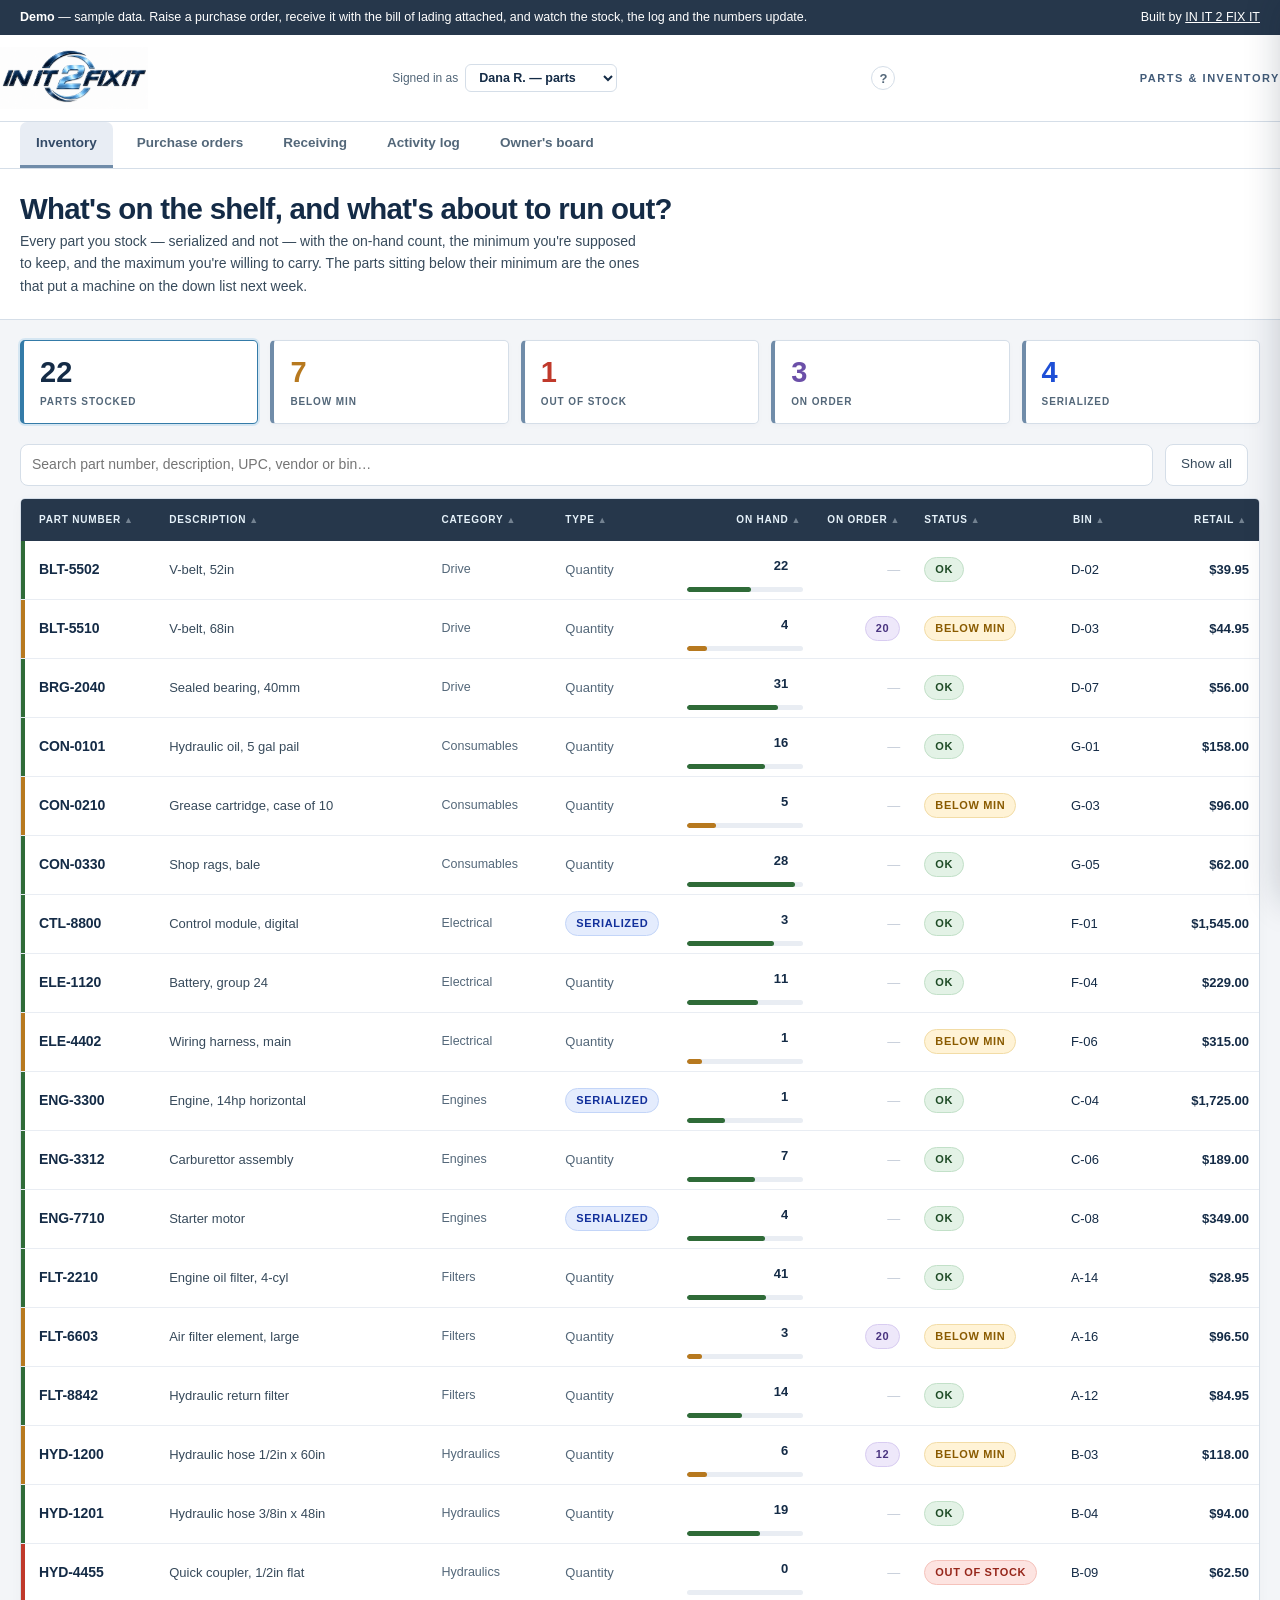
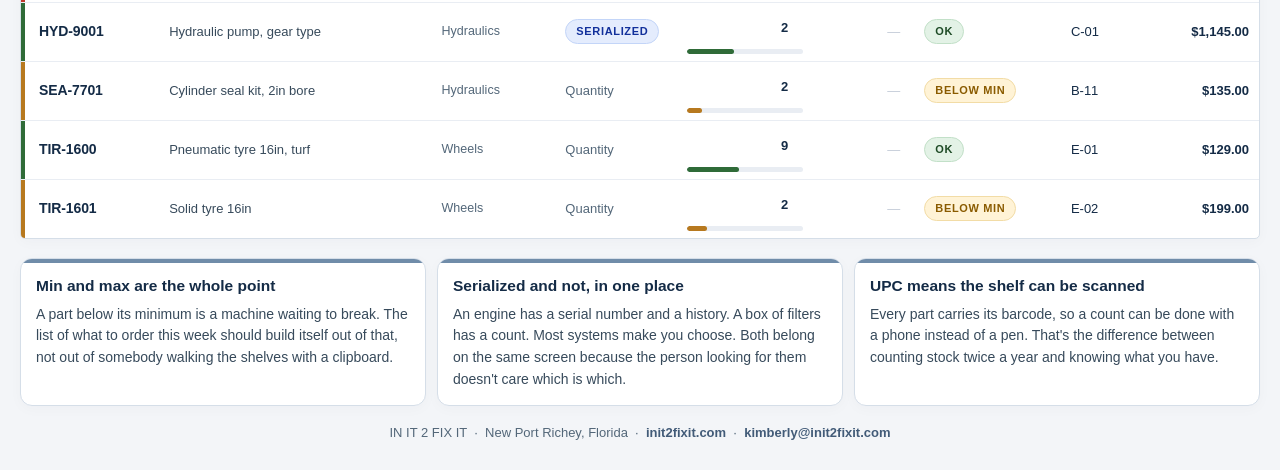
<file: inventory/index.html>
<!DOCTYPE html>
<html lang="en">
<head>
<meta charset="UTF-8">
<meta name="viewport" content="width=device-width, initial-scale=1.0">
<title>Parts &amp; Inventory — IN IT 2 FIX IT</title>
<meta name="description" content="A live demo: track serialized and non-serialized stock, raise a purchase order, receive against it with the bill of lading attached. Built by IN IT 2 FIX IT.">
<style>
  :root{
    --paper:#FFFFFF; --soft:#F5F7FA; --ink:#161F31; --body:#3C4658; --muted:#6B7688;
    --blue:#245B80; --deep:#142B46; --green:#142B46; --green-mid:#245B80;
    --line:#D9E0EC; --faint:#EBEFF6; --zebra:#F7FAFE;
    --ok:#2F6B38; --low:#B7791F; --outq:#C0392B; --onord:#6B4FA8; --ser:#1E4FD6;
  }
  *{margin:0;padding:0;box-sizing:border-box}
  body{background:var(--soft);color:var(--body);font-family:"Segoe UI",Arial,Helvetica,sans-serif;font-size:14px;line-height:1.45;-webkit-font-smoothing:antialiased}
  .wrap{max-width:1400px;margin:0 auto;padding-left:20px;padding-right:20px}

  .ribbon{background:linear-gradient(160deg,#1B2230,#4B5566 55%,#272F3D);color:#fff;padding:6px 0;font-size:12.5px}
  .ribbon .wrap{display:flex;justify-content:space-between;align-items:center;gap:12px;flex-wrap:wrap}
  .ribbon b{font-weight:700}
  .ribbon a{color:#fff;text-decoration:underline}

  header{background:var(--paper);border-bottom:1px solid var(--line)}
  .bar{display:flex;align-items:center;justify-content:space-between;gap:16px;flex-wrap:wrap;padding:9px 0}
  .brandlogo{display:block;width:98px;height:auto}
  .bar .co{font-size:12.5px;color:var(--muted);letter-spacing:.14em;text-transform:uppercase;font-weight:700}

  .tabs{background:var(--paper);border-bottom:1px solid var(--line)}
  .tabs .wrap{display:flex;gap:4px;flex-wrap:wrap}
  .tab{padding:9px 15px;font:inherit;font-size:13.5px;font-weight:700;color:var(--muted);background:none;border:none;border-bottom:3px solid transparent;cursor:pointer}
  .tab:hover{color:var(--ink)}
  .tab.on{color:var(--blue);border-bottom-color:var(--blue)}

  .intro{background:var(--paper);border-bottom:1px solid var(--line);padding:14px 0 16px}
  .intro h1{color:var(--ink);font-size:clamp(17px,2.2vw,22px);font-weight:800;line-height:1.2}
  .intro p{margin-top:4px;max-width:84ch;font-size:13.5px}

  .view{display:none}
  .view.on{display:block}

  .tiles{display:grid;grid-template-columns:repeat(5,1fr);gap:9px;margin:13px 0 0}
  .tile{background:var(--paper);border:1px solid var(--line);border-radius:8px;padding:10px 12px;cursor:pointer;transition:border-color .12s,box-shadow .12s;text-align:left;font-family:inherit}
  .tile:hover{border-color:#B3D9FF;box-shadow:0 2px 8px rgba(22,31,49,.08)}
  .tile.on{border-color:var(--blue);box-shadow:0 0 0 2px rgba(52,123,168,.16)}
  .tile .n{font-size:24px;font-weight:800;line-height:1.05;font-variant-numeric:tabular-nums}
  .tile .l{font-size:11px;letter-spacing:.13em;text-transform:uppercase;font-weight:700;color:var(--muted);margin-top:4px}
  .t-all .n{color:var(--ink)} .t-low .n{color:var(--low)} .t-out .n{color:var(--outq)}
  .t-ord .n{color:var(--onord)} .t-ser .n{color:var(--ser)}

  .toolbar{display:flex;gap:10px;align-items:center;flex-wrap:wrap;margin:15px 0 9px}
  .toolbar input[type=search]{flex:1;min-width:210px;padding:7px 11px;border:1px solid var(--line);border-radius:7px;font:inherit;font-size:14px;background:var(--paper);color:var(--ink)}
  .toolbar .hint{font-size:12.5px;color:var(--muted)}
  .btn-clear{padding:9px 15px;border:1px solid var(--line);background:var(--paper);border-radius:7px;font:inherit;font-size:13.5px;color:var(--body);cursor:pointer}
  .btn-clear:hover{border-color:#B3D9FF}

  .panel{background:var(--paper);border:1px solid var(--line);border-radius:10px;overflow:hidden;box-shadow:0 1px 3px rgba(22,31,49,.06),0 6px 18px rgba(22,31,49,.05)}
  .scroll{overflow-x:hidden}
  .scroll::-webkit-scrollbar{height:11px}
  .scroll::-webkit-scrollbar-track{background:#EDF1F8;border-radius:6px}
  .scroll::-webkit-scrollbar-thumb{background:#B3D9FF;border-radius:6px;border:2px solid #EDF1F8}
  .scroll::-webkit-scrollbar-thumb:hover{background:#4D94FF}
  .swipe{display:none;font-size:11.5px;color:var(--muted);padding:5px 2px 0;text-align:right}
  .swipe.on{display:block}
  table{width:100%;border-collapse:collapse}
  #tbl{table-layout:fixed;width:100%}
  th{font-size:10px;letter-spacing:.15em;text-transform:uppercase;font-weight:700;color:#C2CBD9;
     text-align:left;padding:10px 12px;background:linear-gradient(180deg,#4B5566,#232B38);
     border-bottom:none;white-space:nowrap;cursor:pointer;user-select:none}
  th:first-child{padding-left:18px}
  th:hover{color:#fff}
  th .ar{opacity:.4;font-size:9px;margin-left:3px}
  th.sorted .ar{opacity:1;color:#fff}
  td{padding:0 12px;border-bottom:1px solid var(--faint);vertical-align:middle;font-size:13px;
     color:var(--body);height:38px;white-space:nowrap;overflow:hidden;text-overflow:ellipsis}
  tbody tr:last-child td{border-bottom:none}
  tbody tr:hover td{background:#F2F4F7}
  tbody tr:hover td:first-child::before{width:6px}

  /* status spine down the left edge */
  tbody td:first-child{position:relative;padding-left:18px}
  tbody td:first-child::before{content:'';position:absolute;left:0;top:0;bottom:0;width:4px;
    background:var(--line);transition:width .12s}
  tbody tr.r-ok  td:first-child::before{background:#2F6B38}
  tbody tr.r-low td:first-child::before{background:#B7791F}
  tbody tr.r-out td:first-child::before{background:#C0392B}

  /* hierarchy - the part number leads, the rest supports */
  td.unit{font-weight:700;color:var(--ink);font-size:14px;letter-spacing:-.1px}
  td.soft{color:var(--muted);font-size:12.5px}
  .edot{display:inline-block;width:5px;height:5px;border-radius:50%;background:#B7791F;margin-left:6px;vertical-align:middle}
  td.ed{padding:0}
  td.ed input{width:100%;height:36px;border:none;background:transparent;font:inherit;font-size:13px;
    color:var(--ink);padding:0 10px;cursor:text}
  td.ed.num input{text-align:right;font-variant-numeric:tabular-nums;font-weight:700}
  td.ed input:hover{background:rgba(75,85,102,.09)}
  td.ed input:focus{outline:none;background:#fff;box-shadow:inset 0 0 0 2px #4B5566}
  td.countcell{position:relative}
  td.countcell input{padding-bottom:9px}
  td.countcell .bararea{position:absolute;left:10px;right:10px;bottom:7px;margin:0}
  .signas{display:flex;align-items:center;gap:7px;font-size:12px;color:var(--muted)}
  .signas select{padding:5px 9px;border:1px solid var(--line);border-radius:6px;font:inherit;
    font-size:12.5px;font-weight:700;color:var(--ink);background:var(--paper)}
  .d-edit{background:#B7791F}
  tbody tr.flash td{background:#FFF6D9;transition:background 2.4s}
  .unit{font-weight:700;color:var(--ink)}
  .sub{display:block;font-size:12px;color:var(--muted);font-weight:400}
  .num{font-variant-numeric:tabular-nums;white-space:nowrap;text-align:right}
  .pill{display:inline-block;padding:3px 10px;border-radius:20px;font-size:11px;font-weight:700;letter-spacing:.06em;text-transform:uppercase;white-space:nowrap}
  .p-ok{color:#1E4B26;background:#E3F2E6;border:1px solid #C2E0C8}
  .p-low{color:#8A5B00;background:#FFF3D6;border:1px solid #F2DCA6}
  .p-out{color:#96271B;background:#FDE4E1;border:1px solid #F5C2BB}
  .p-ord{color:#4A3480;background:#EEE8FA;border:1px solid #D8CCF1}
  .p-ser{color:#12309B;background:#E4ECFD;border:1px solid #C3D5F8}
  .bad{color:var(--outq);font-weight:700}
  .empty{padding:40px 16px;text-align:center;color:var(--muted);font-size:15px}
  tbody tr.prow{cursor:pointer}

  /* ---- part record slide-over ---- */
  .veil{position:fixed;inset:0;background:rgba(15,27,46,.42);opacity:0;pointer-events:none;
        transition:opacity .18s;z-index:40}
  .veil.on{opacity:1;pointer-events:auto}
  .rec{position:fixed;top:0;right:0;bottom:0;width:min(460px,94vw);background:var(--paper);
       box-shadow:-8px 0 34px rgba(15,27,46,.22);transform:translateX(102%);
       transition:transform .22s cubic-bezier(.4,0,.2,1);z-index:41;display:flex;flex-direction:column}
  .rec.on{transform:translateX(0)}
  .rechead{padding:16px 20px;background:linear-gradient(160deg,#1B2230,#414B5E 58%,#272F3D);color:#fff;flex:none}
  .rechead .pn{font-size:19px;font-weight:800;letter-spacing:-.2px}
  .rechead .ds{font-size:13.5px;color:#C8D1DF;margin-top:1px}
  .rechead .x{position:absolute;top:13px;right:16px;width:28px;height:28px;border:none;border-radius:6px;
    background:rgba(255,255,255,.16);color:#fff;font-size:17px;line-height:1;cursor:pointer;font-family:inherit}
  .rechead .x:hover{background:rgba(255,255,255,.28)}
  .recbody{padding:16px 20px 26px;overflow-y:auto;flex:1}
  .sect{font-size:10px;letter-spacing:.15em;text-transform:uppercase;font-weight:800;color:#4B5566;
        margin:16px 0 7px;padding-bottom:5px;border-bottom:1px solid var(--faint)}
  .sect:first-child{margin-top:0}
  .kv{display:flex;justify-content:space-between;gap:14px;padding:5px 0;font-size:13.5px}
  .kv .k{color:var(--muted)}
  .kv .v{color:var(--ink);font-weight:600;text-align:right;font-variant-numeric:tabular-nums}
  .lvl{margin:9px 0 3px}
  .lvltrack{height:9px;background:var(--faint);border-radius:5px;position:relative;overflow:hidden}
  .lvlfill{height:100%;border-radius:5px}
  .lvlmark{position:absolute;top:-3px;bottom:-3px;width:2px;background:#161F31;opacity:.55}
  .lvlcap{display:flex;justify-content:space-between;font-size:10.5px;color:var(--muted);margin-top:4px}
  .sers{display:flex;flex-wrap:wrap;gap:6px;margin-top:4px}
  .ser{font-size:11.5px;font-weight:700;color:#12309B;background:#E4ECFD;border:1px solid #C3D5F8;
       border-radius:5px;padding:3px 9px;font-variant-numeric:tabular-nums}
  .porow{display:flex;justify-content:space-between;gap:10px;padding:8px 0;border-bottom:1px solid var(--faint);font-size:13px}
  .porow:last-child{border-bottom:none}
  .porow b{color:var(--ink)}
  .flag{background:linear-gradient(180deg,#FFF9EC,#FFF4DC);border:1px solid #F2DCA6;border-radius:8px;
        padding:11px 13px;font-size:13px;color:#8A5B00;margin-top:14px}
  .flag b{color:#7A4F00}
  .none{font-size:13px;color:var(--muted);padding:6px 0}
  .bararea{display:block;height:5px;background:var(--faint);border-radius:3px;overflow:hidden;margin-top:3px;min-width:0}
  .barfill{display:block;height:100%;border-radius:3px}

  .formwrap{display:grid;grid-template-columns:1fr 1fr;gap:13px;margin-top:15px}
  .fcard{background:var(--paper);border:1px solid var(--line);border-radius:10px;overflow:hidden;box-shadow:0 1px 4px rgba(22,31,49,.05)}
  .fhead{padding:11px 15px;border-bottom:1px solid var(--line);background:linear-gradient(180deg,#FAFCFE,#EDF1F8)}
  .fhead h2{font-size:16px;font-weight:800;color:var(--ink)}
  .fhead p{font-size:13px;color:var(--muted);margin-top:2px}
  .fbody{padding:15px}
  .fld{margin-bottom:10px}
  .fld label{display:block;font-size:11px;letter-spacing:.1em;text-transform:uppercase;font-weight:700;color:var(--muted);margin-bottom:5px}
  .fld input,.fld select,.fld textarea{width:100%;padding:7px 10px;border:1px solid var(--line);border-radius:6px;font:inherit;font-size:13.5px;background:var(--paper);color:var(--ink)}
  .fld input:focus,.fld select:focus,.fld textarea:focus{outline:none;border-color:var(--blue);box-shadow:0 0 0 3px rgba(52,123,168,.12)}
  .fld textarea{resize:vertical;min-height:58px}
  .two{display:grid;grid-template-columns:1fr 1fr;gap:12px}
  .three{display:grid;grid-template-columns:1fr 1fr 1fr;gap:12px}
  .chk{display:flex;align-items:center;gap:9px;margin-bottom:10px;font-size:13.5px}
  .chk input{width:17px;height:17px;accent-color:var(--blue);flex:none}
  .go{width:100%;padding:10px 17px;border-radius:6px;border:1px solid #142B46;cursor:pointer;font:inherit;font-size:15px;font-weight:800;color:#fff;letter-spacing:.02em;background:linear-gradient(180deg,#83BCE0 0%,#347BA8 45%,#245B80 52%,#142B46 100%);box-shadow:inset 0 1px 0 rgba(255,255,255,.5),0 2px 8px rgba(0,59,153,.24);text-shadow:0 1px 2px rgba(0,20,60,.45)}
  .go:hover{background:linear-gradient(180deg,#C9E3F4,#83BCE0 45%,#347BA8 52%,#245B80)}
  .go.g{border-color:#142B46;background:linear-gradient(180deg,#83BCE0,#245B80 48%,#142B46 55%,#142B46);box-shadow:inset 0 1px 0 rgba(255,255,255,.4),0 2px 8px rgba(20,43,70,.24)}
  .go.g:hover{background:linear-gradient(180deg,#C9E3F4,#83BCE0 48%,#142B46 55%,#142B46)}
  .note{margin-top:12px;font-size:12.5px;color:var(--muted);line-height:1.5}
  .ok{margin-top:12px;padding:11px 14px;border-radius:7px;background:#E3F2E6;border:1px solid #C2E0C8;color:#1E4B26;font-size:14px;font-weight:600;display:none}
  .ok.show{display:block}

  .drop{border:2px dashed #B3D9FF;border-radius:9px;padding:22px 18px;text-align:center;background:#FAFCFE;cursor:pointer;transition:border-color .12s,background .12s}
  .drop:hover{border-color:var(--blue);background:#F1F5FA}
  .drop .di{font-size:26px;line-height:1}
  .drop .dt{font-size:14px;font-weight:700;color:var(--ink);margin-top:6px}
  .drop .ds{font-size:12.5px;color:var(--muted);margin-top:2px}
  .drop.has{border-style:solid;border-color:var(--ok);background:#E3F2E6}
  .drop.has .dt{color:#1E4B26}
  .serbox{display:none;background:#F1F5FA;border:1px solid var(--line);border-radius:8px;padding:14px;margin-bottom:14px}
  .serbox.show{display:block}
  .serbox .sh{font-size:11px;letter-spacing:.1em;text-transform:uppercase;font-weight:700;color:var(--muted);margin-bottom:8px}
  .serbox input{margin-bottom:8px}

  .log{margin-top:24px;background:var(--paper);border:1px solid var(--line);border-radius:10px;overflow:hidden;box-shadow:0 1px 4px rgba(22,31,49,.05)}
  .logrow{display:flex;gap:13px;padding:9px 15px;border-bottom:1px solid var(--faint);align-items:flex-start}
  .logrow:last-child{border-bottom:none}
  .logrow:nth-child(even){background:var(--zebra)}
  .logrow .when{flex:none;width:150px;font-size:12.5px;color:var(--muted);font-variant-numeric:tabular-nums;padding-top:2px}
  .logrow .what{flex:1;font-size:14.5px}
  .logrow .what b{color:var(--ink)}
  .logrow .who{flex:none;font-size:12.5px;color:var(--muted);text-align:right;padding-top:2px}
  .dot{display:inline-block;width:8px;height:8px;border-radius:50%;margin-right:8px;vertical-align:middle}
  .d-po{background:var(--onord)} .d-rc{background:var(--ok)} .d-is{background:var(--low)}

  .periods{display:flex;gap:0;margin:15px 0 0;border:1px solid var(--line);border-radius:8px;overflow:hidden;width:fit-content;background:var(--paper)}
  .per{padding:8px 17px;font:inherit;font-size:13.5px;font-weight:700;color:var(--muted);background:var(--paper);border:none;border-right:1px solid var(--line);cursor:pointer}
  .per:last-child{border-right:none}
  .per:hover{color:var(--ink);background:#F1F5FA}
  .per.on{color:#fff;background:linear-gradient(180deg,#347BA8,#245B80 52%,#142B46)}

  .hero{background:var(--paper);border:1px solid var(--line);border-radius:10px;padding:18px 21px;margin-top:11px;box-shadow:0 1px 4px rgba(22,31,49,.05)}
  .hero .lab{font-size:11.5px;letter-spacing:.14em;text-transform:uppercase;font-weight:700;color:var(--muted)}
  .hero .fig{font-size:clamp(29px,4.4vw,42px);font-weight:800;color:var(--ink);line-height:1.05;font-variant-numeric:tabular-nums;margin-top:4px}
  .hero .delta{font-size:14.5px;margin-top:6px;color:var(--muted)}
  .hero .delta b{color:var(--ok);font-weight:700}
  .hero .delta b.dn{color:var(--outq)}

  .kpis{display:grid;grid-template-columns:repeat(4,1fr);gap:9px;margin-top:10px}
  .kpi{background:var(--paper);border:1px solid var(--line);border-radius:8px;padding:11px 14px}
  .kpi .l{font-size:11px;letter-spacing:.12em;text-transform:uppercase;font-weight:700;color:var(--muted)}
  .kpi .v{font-size:21px;font-weight:800;color:var(--ink);font-variant-numeric:tabular-nums;margin-top:3px;line-height:1.1}
  .kpi .s{font-size:12.5px;color:var(--muted);margin-top:3px}
  .kpi .v.warn{color:var(--outq)}

  .chartcard{background:var(--paper);border:1px solid var(--line);border-radius:10px;padding:16px 18px 13px;margin-top:10px;box-shadow:0 1px 4px rgba(22,31,49,.05)}
  .chartcard h3{font-size:15.5px;font-weight:800;color:var(--ink)}
  .chartcard .cs{font-size:13px;color:var(--muted);margin-top:2px;margin-bottom:16px}
  .split{display:grid;grid-template-columns:1fr 1fr;gap:11px;margin-top:10px}
  .brow{display:flex;align-items:center;gap:12px;margin-bottom:8px}
  .brow .bn{flex:none;width:150px;font-size:13.5px;color:var(--body)}
  .brow .bt{flex:1;height:22px;background:var(--faint);border-radius:4px;overflow:hidden}
  .brow .bf{height:100%;background:#245B80;border-radius:0 4px 4px 0}
  .brow .bv{flex:none;width:80px;text-align:right;font-size:13.5px;font-weight:700;color:var(--ink);font-variant-numeric:tabular-nums}
  .ctable{width:100%;border-collapse:collapse;min-width:0}
  .ctable td{padding:6px 0;border-bottom:1px solid var(--faint);font-size:14px}
  .ctable tr:last-child td{border-bottom:none}
  .ctable td:last-child{text-align:right;font-weight:700;color:var(--ink);font-variant-numeric:tabular-nums}
  .ctable td .cs2{display:block;font-size:12px;color:var(--muted)}

  .leak{background:linear-gradient(180deg,#FFF9EC,#FFF4DC);border:1px solid #F2DCA6;border-radius:10px;padding:15px 19px;margin-top:10px}
  .leak h3{font-size:15.5px;font-weight:800;color:#8A5B00;margin-bottom:12px}
  .leak .lg{display:grid;grid-template-columns:repeat(3,1fr);gap:14px}
  .leak .li .v{font-size:20px;font-weight:800;color:#96271B;font-variant-numeric:tabular-nums;line-height:1.1}
  .leak .li .l{font-size:13px;color:#8A5B00;margin-top:3px}

  .why{margin:19px 0 0;display:grid;grid-template-columns:repeat(3,1fr);gap:11px}
  .card{background:var(--paper);border:1px solid var(--line);border-radius:10px;padding:15px;position:relative;overflow:hidden}
  .card::before{content:'';position:absolute;top:0;left:0;right:0;height:4px;background:linear-gradient(90deg,#142B46,#347BA8,#142B46)}
  .card h3{font-size:15.5px;color:var(--ink);font-weight:800;margin-bottom:6px}
  .card p{font-size:14px}

  .close{margin:21px 0 0;background:linear-gradient(160deg,#142B46,#245B80 50%,#142B46);color:#fff;border-radius:11px;padding:25px 24px;text-align:center}
  .close h2{font-size:clamp(17px,2.2vw,21px);font-weight:800;margin-bottom:10px}
  .close p{color:#E0F0FF;max-width:62ch;margin:0 auto;font-size:15.5px}
  .close a{display:inline-block;margin-top:18px;background:#fff;color:var(--deep);text-decoration:none;font-weight:800;padding:13px 30px;border-radius:7px;font-size:15.5px}
  .close a:hover{background:#E0F0FF}

  footer{padding:17px 0 26px;text-align:center;font-size:13px;color:var(--muted)}
  footer a{color:var(--blue);text-decoration:none;font-weight:600}

  @media (max-width:900px){
    .tiles{grid-template-columns:repeat(3,1fr)} .why{grid-template-columns:1fr} .formwrap{grid-template-columns:1fr}
    .kpis{grid-template-columns:repeat(2,1fr)} .split{grid-template-columns:1fr} .leak .lg{grid-template-columns:1fr;gap:14px}
    .logrow{flex-wrap:wrap;gap:6px} .logrow .when{width:auto} .logrow .who{text-align:left}
    .three{grid-template-columns:1fr}
  }
  @media (max-width:560px){ .tiles{grid-template-columns:repeat(2,1fr)} }
  .mono{font-variant-numeric:tabular-nums;font-size:12.5px;color:var(--muted)}
  .over{color:#C0392B;font-weight:700}
  .under{color:#2F6B38;font-weight:700}
  td.unit,td.prop{font-weight:700;color:var(--ink)}

  /* narrow-screen table fallback */
  @media (max-width:1200px){
    .scroll{overflow-x:auto;scrollbar-width:thin;scrollbar-color:#B3D9FF #EDF1F8}
    .scroll::-webkit-scrollbar{height:11px}
    .scroll::-webkit-scrollbar-track{background:#EDF1F8;border-radius:6px}
    .scroll::-webkit-scrollbar-thumb{background:#B3D9FF;border-radius:6px;border:2px solid #EDF1F8}
    #tbl{width:1180px}
  }

  /* ---- guided walkthrough ---- */
  .tourbtn{margin-left:10px;width:24px;height:24px;border-radius:50%;border:1px solid var(--line);
    background:var(--paper);color:var(--muted);font:inherit;font-size:13px;font-weight:800;
    cursor:pointer;line-height:1;padding:0}
  .tourbtn:hover{border-color:#4B5566;color:#4B5566}
  .wspot{position:absolute;border-radius:8px;box-shadow:0 0 0 9999px rgba(11,20,38,.62);
    z-index:120;pointer-events:none;transition:all .22s cubic-bezier(.4,0,.2,1)}
  .wtip{position:absolute;z-index:121;width:min(370px,90vw);background:var(--paper);border-radius:10px;
    box-shadow:0 14px 40px rgba(11,20,38,.4);overflow:hidden}
  .wtiphead{padding:12px 16px;background:linear-gradient(160deg,#1B2230,#414B5E 58%,#272F3D);color:#fff}
  .wtiphead .n{font-size:10px;letter-spacing:.15em;text-transform:uppercase;font-weight:800;opacity:.78}
  .wtiphead h4{font-size:15px;font-weight:800;margin-top:1px}
  .wtipbody{padding:13px 16px;font-size:13.5px;line-height:1.5;color:var(--body)}
  .wtipfoot{display:flex;align-items:center;gap:8px;padding:0 16px 14px}
  .wtipfoot .dots{flex:1;display:flex;gap:4px}
  .wtipfoot .wdot{width:6px;height:6px;border-radius:50%;background:var(--line)}
  .wtipfoot .wdot.on{background:#4B5566}
  .wtipbtn{padding:7px 13px;border:1px solid var(--line);background:var(--paper);border-radius:6px;
    font:inherit;font-size:12.5px;font-weight:700;color:var(--body);cursor:pointer}
  .wtipbtn:hover{border-color:#4B5566;color:var(--ink)}
  .wtipbtn.go2{border-color:#4B5566;background:#4B5566;color:#fff}
  .wtipbtn.go2:hover{filter:brightness(1.1);color:#fff}
  .tourhint{position:fixed;left:50%;bottom:18px;transform:translateX(-50%);z-index:60;
    background:rgba(11,20,38,.88);color:#fff;font-size:12.5px;padding:7px 14px;border-radius:20px;
    box-shadow:0 4px 16px rgba(11,20,38,.3)}
  .tourhint b{color:#FFD98A}
  .tourhint.gone{display:none}
</style>
<link rel="stylesheet" href="../brand-midnight-ice.css?v=4">
<script defer src="https://cloud.umami.is/script.js" data-website-id="f9cbb450-38c7-4287-84d3-3c302cfc361a"></script>
</head>
<body class="brand-demo demo-inventory">

<div class="ribbon">
  <div class="wrap">
    <span><b>Demo</b> — sample data. Raise a purchase order, receive it with the bill of lading attached, and watch the stock, the log and the numbers update.</span>
    <span>Built by <a href="https://init2fixit.com">IN IT 2 FIX IT</a></span>
  </div>
</div>

<header>
  <div class="wrap bar">
    <img class="brandlogo" src="../logo-compact-midnight-ice.png" alt="IN IT 2 FIX IT">
    <div class="signas">Signed in as
      <select id="whoami">
        <option>Dana R. &mdash; parts</option>
        <option>Mike C. &mdash; counter</option>
        <option>Luis O. &mdash; yard</option>
        <option>Sam P. &mdash; manager</option>
      </select>
    </div>
    <button class="tourbtn" title="Show me around (or press ?)">?</button>
    <span class="co">Parts &amp; Inventory</span>
  </div>
</header>

<div class="tabs">
  <div class="wrap">
    <button class="tab on" data-v="inv">Inventory</button>
    <button class="tab" data-v="po">Purchase orders</button>
    <button class="tab" data-v="rec">Receiving</button>
    <button class="tab" data-v="logv">Activity log</button>
    <button class="tab" data-v="owner">Owner's board</button>
  </div>
</div>

<div class="intro">
  <div class="wrap">
    <h1 id="ih">What's on the shelf, and what's about to run out?</h1>
    <p id="ip">Every part you stock — serialized and not — with the on-hand count, the minimum you're supposed to keep, and the maximum you're willing to carry. The parts sitting below their minimum are the ones that put a machine on the down list next week.</p>
  </div>
</div>

<div class="wrap">

  <!-- ============ INVENTORY ============ -->
  <div class="view on" id="v-inv">
    <div class="tiles" id="tiles"></div>
    <div class="toolbar">
      <input id="q" type="search" placeholder="Search part number, description, UPC, vendor or bin…" autocomplete="off">
      <button class="btn-clear" id="clear">Show all</button>
      <span class="hint" id="hint"></span>
    </div>
    <div class="panel"><div class="scroll">
      <table id="tbl">
        <colgroup><col style="width:11%"><col style="width:22%"><col style="width:10%"><col style="width:10%"><col style="width:11%"><col style="width:8%"><col style="width:12%"><col style="width:6%"><col style="width:10%"></colgroup>
          <thead><tr>
          <th data-k="pn">Part number<span class="ar">▲</span></th>
          <th data-k="desc">Description<span class="ar">▲</span></th>
          <th data-k="cat">Category<span class="ar">▲</span></th>
          <th data-k="kind">Type<span class="ar">▲</span></th>
          <th data-k="oh" class="num">On hand<span class="ar">▲</span></th>
          <th data-k="onord" class="num">On order<span class="ar">▲</span></th>
          <th data-k="st">Status<span class="ar">▲</span></th>
          <th data-k="bin">Bin<span class="ar">▲</span></th>
          <th data-k="retail" class="num">Retail<span class="ar">▲</span></th>
        </tr></thead>
        <tbody id="tb"></tbody>
      </table>
    </div></div>

    <div class="why">
      <div class="card"><h3>Min and max are the whole point</h3><p>A part below its minimum is a machine waiting to break. The list of what to order this week should build itself out of that, not out of somebody walking the shelves with a clipboard.</p></div>
      <div class="card"><h3>Serialized and not, in one place</h3><p>An engine has a serial number and a history. A box of filters has a count. Most systems make you choose. Both belong on the same screen because the person looking for them doesn't care which is which.</p></div>
      <div class="card"><h3>UPC means the shelf can be scanned</h3><p>Every part carries its barcode, so a count can be done with a phone instead of a pen. That's the difference between counting stock twice a year and knowing what you have.</p></div>
    </div>
  </div>

  <!-- ============ PURCHASE ORDERS ============ -->
  <div class="view" id="v-po">
    <div class="formwrap">
      <div class="fcard">
        <div class="fhead"><h2>Raise a purchase order</h2><p>What the parts manager fills in when stock needs replacing.</p></div>
        <div class="fbody">
          <div class="fld"><label>Vendor</label>
            <select id="poVendor">
              <option>Coastal Parts Supply</option>
              <option>Hydraulic &amp; Hose Co.</option>
              <option>Midwest Engine Parts</option>
              <option>Filter Direct</option>
              <option>National Equipment Wholesale</option>
            </select>
          </div>
          <div class="fld"><label>Part</label>
            <select id="poPart"></select>
          </div>
          <div class="two">
            <div class="fld"><label>Quantity</label><input id="poQty" type="number" min="1" value="10"></div>
            <div class="fld"><label>Unit cost</label><input id="poCost" type="text" value="0.00"></div>
          </div>
          <div class="two">
            <div class="fld"><label>Expected date</label><input id="poEta" type="text" value="in 6 days"></div>
            <div class="fld"><label>Ordered by</label>
              <select id="poBy"><option>Dana R. — parts</option><option>Mike C. — counter</option><option>Luis O. — shop</option><option>Sam P. — manager</option></select>
            </div>
          </div>
          <div class="fld"><label>Notes</label><textarea id="poNote" placeholder="Anything the receiving desk should know"></textarea></div>
          <button class="go" id="poGo">Raise the order</button>
          <div class="ok" id="poOk"></div>
          <p class="note">The part shows <b>On order</b> on the inventory screen straight away, so nobody orders it twice and the counter stops promising it to a customer.</p>
        </div>
      </div>

      <div class="fcard">
        <div class="fhead"><h2>Suggested order</h2><p>Built from what's below minimum. Nobody walks the shelves for this.</p></div>
        <div class="fbody" id="sugg"></div>
      </div>
    </div>

    <h2 style="margin:30px 0 0;font-size:17px;font-weight:800;color:var(--ink)">Open purchase orders</h2>
    <div class="panel" style="margin-top:12px"><div class="scroll">
      <table style="min-width:820px">
        <thead><tr><th>PO</th><th>Vendor</th><th>Part</th><th class="num">Ordered</th><th class="num">Received</th><th>Expected</th><th>Status</th><th>Raised by</th></tr></thead>
        <tbody id="potb"></tbody>
      </table>
    </div></div>

    <div class="why">
      <div class="card"><h3>The order list builds itself</h3><p>Anything under its minimum appears here with the quantity that brings it back to maximum. You approve it, you don't assemble it.</p></div>
      <div class="card"><h3>On order is a real status</h3><p>Stock that's been ordered but hasn't landed is neither on the shelf nor missing. If the system can't show that, somebody orders it twice — or promises it to a customer.</p></div>
      <div class="card"><h3>Every PO has a name on it</h3><p>Who raised it, when, and what they expected to pay. Not to police anybody — so that when the invoice doesn't match, there's an answer.</p></div>
    </div>
  </div>

  <!-- ============ RECEIVING ============ -->
  <div class="view" id="v-rec">
    <div class="formwrap">
      <div class="fcard">
        <div class="fhead"><h2>Receive against a purchase order</h2><p>What the receiving desk does when the truck backs in.</p></div>
        <div class="fbody">
          <div class="fld"><label>Purchase order</label><select id="rcPo"></select></div>
          <div class="two">
            <div class="fld"><label>Quantity received</label><input id="rcQty" type="number" min="0" value="0"></div>
            <div class="fld"><label>Received by</label>
              <select id="rcBy"><option>Luis O. — yard</option><option>Dana R. — parts</option><option>Mike C. — counter</option></select>
            </div>
          </div>

          <div class="serbox" id="serbox">
            <div class="sh">Serial numbers — one per unit received</div>
            <div id="serfields"></div>
            <p class="note" style="margin-top:0">Serialized parts get their number captured at the dock, not reconstructed later from a pile of paperwork.</p>
          </div>

          <div class="fld"><label>Bill of lading</label>
            <div class="drop" id="drop">
              <div class="di">📄</div>
              <div class="dt" id="dropt">Attach the bill of lading</div>
              <div class="ds" id="drops">Click to choose a file — PDF or a photo of the paperwork</div>
            </div>
            <input type="file" id="bol" accept=".pdf,.jpg,.jpeg,.png,.heic" style="display:none">
          </div>

          <div class="fld"><label>Discrepancy or damage</label><textarea id="rcNote" placeholder="Short shipment, damaged carton, wrong part — anything that doesn't match the paperwork"></textarea></div>
          <button class="go g" id="rcGo">Receive it in</button>
          <div class="ok" id="rcOk"></div>
          <p class="note">On-hand goes up, the PO closes or stays part-received, and the bill of lading stays attached to it. When the invoice arrives three weeks later, the proof of what actually turned up is already there.</p>
        </div>
      </div>

      <div class="fcard">
        <div class="fhead"><h2>Why the bill of lading matters</h2><p>The part everyone skips, and then regrets.</p></div>
        <div class="fbody">
          <p style="font-size:14.5px;margin-bottom:14px"><b style="color:var(--ink)">Short shipments are invisible without it.</b> The packing slip says twelve, the box holds ten, and by the time the invoice lands nobody can prove which. Attached at the dock, it's settled.</p>
          <p style="font-size:14.5px;margin-bottom:14px"><b style="color:var(--ink)">Damage claims have a clock on them.</b> Most carriers give you days, not weeks. A photo of the paperwork and the pallet, taken at the dock and attached to the receipt, is the whole claim.</p>
          <p style="font-size:14.5px;margin-bottom:14px"><b style="color:var(--ink)">It's the one document that ties three parties together.</b> What the vendor says they sent, what the carrier says they carried, and what you say you got. When those three disagree, you need the paper.</p>
          <p style="font-size:14.5px"><b style="color:var(--ink)">It stops living in a drawer.</b> Attached to the receipt, it's findable in one search by anyone. In a filing cabinet, it's findable by one person, if they're in that day.</p>
        </div>
      </div>
    </div>

    <h2 style="margin:30px 0 0;font-size:17px;font-weight:800;color:var(--ink)">Recent receipts</h2>
    <div class="panel" style="margin-top:12px"><div class="scroll">
      <table style="min-width:820px">
        <thead><tr><th>Received</th><th>PO</th><th>Part</th><th class="num">Qty</th><th>Bill of lading</th><th>Serials</th><th>By</th></tr></thead>
        <tbody id="rctb"></tbody>
      </table>
    </div></div>
  </div>

  <!-- ============ ACTIVITY LOG ============ -->
  <div class="view" id="v-logv">
    <div class="log" id="log"></div>
    <div class="why">
      <div class="card"><h3>Nothing gets written twice</h3><p>Logged once when the order is raised and once when it lands. It feeds the shelf count, the on-order list, the vendor history and the owner's numbers.</p></div>
      <div class="card"><h3>Every move has a name on it</h3><p>Who ordered it, who received it, what the paperwork said. When a vendor argues about a short shipment, there's an answer instead of a memory.</p></div>
      <div class="card"><h3>The history is the leverage</h3><p>Six months of this tells you which vendor is always late, which part always runs short, and which one you've been overstocking for years.</p></div>
    </div>
  </div>

  <!-- ============ OWNER'S BOARD ============ -->
  <div class="view" id="v-owner">
    <div class="periods">
      <button class="per on" data-p="w">This week</button>
      <button class="per" data-p="m">This month</button>
      <button class="per" data-p="q">This quarter</button>
      <button class="per" data-p="y">This year</button>
    </div>

    <div class="hero">
      <div class="lab" id="ohLab">Inventory value on hand — this week</div>
      <div class="fig" id="ohFig">$0</div>
      <div class="delta" id="ohDelta"></div>
    </div>

    <div class="kpis">
      <div class="kpi"><div class="l">Parts stocked</div><div class="v" id="k1">0</div><div class="s">distinct part numbers</div></div>
      <div class="kpi"><div class="l">Below minimum</div><div class="v warn" id="k2">0</div><div class="s">need ordering now</div></div>
      <div class="kpi"><div class="l">On order</div><div class="v" id="k3">$0</div><div class="s" id="k3s">across open POs</div></div>
      <div class="kpi"><div class="l">Stock turns</div><div class="v" id="k4">0</div><div class="s">annualised</div></div>
    </div>

    <div class="chartcard">
      <h3>Where the money is sitting</h3>
      <div class="cs">Inventory value by category. The biggest bar is not always the one earning.</div>
      <div id="catbars"></div>
    </div>

    <div class="split">
      <div class="chartcard" style="margin-top:0">
        <h3>Biggest vendors</h3>
        <div class="cs">By spend for the period shown.</div>
        <table class="ctable" id="vtbl"></table>
      </div>
      <div class="chartcard" style="margin-top:0">
        <h3>Slowest movers</h3>
        <div class="cs">Money on a shelf that hasn't moved.</div>
        <table class="ctable" id="dtbl"></table>
      </div>
    </div>

    <div class="leak">
      <h3>What's leaking right now</h3>
      <div class="lg">
        <div class="li"><div class="v" id="lk1">$0</div><div class="l" id="lk1l"></div></div>
        <div class="li"><div class="v" id="lk2">$0</div><div class="l" id="lk2l"></div></div>
        <div class="li"><div class="v" id="lk3">$0</div><div class="l" id="lk3l"></div></div>
      </div>
    </div>

    <div class="why">
      <div class="card"><h3>A missing $40 part stops a $40,000 machine</h3><p>The cost of a stockout is never the part. It's the unit sitting in the shop not earning, and the customer who was promised it Thursday.</p></div>
      <div class="card"><h3>Dead stock is cash you already spent</h3><p>Every shelf has parts nobody has touched in a year. Until somebody adds it up, it's invisible — and it gets reordered anyway.</p></div>
      <div class="card"><h3>Built from what the desk already typed</h3><p>Nobody assembles this report. It's the same entries the parts room made raising orders and receiving them, added up.</p></div>
    </div>

    <div class="close">
      <h2>Is this close to how your parts room actually runs?</h2>
      <p>This is a demo built to start a conversation. If it's close, the real version gets shaped around your part numbers, your vendors, your bins and your paperwork. If it's nowhere near, tell me that too. That's just as useful.</p>
      <a href="mailto:kimberly@init2fixit.com?subject=The%20inventory%20board">Tell me what's wrong with it</a>
    </div>
  </div>

</div>

<div class="veil" id="veil"></div>
<aside class="rec" id="rec" aria-hidden="true">
  <div class="rechead" style="position:relative">
    <div class="pn" id="rPn"></div>
    <div class="ds" id="rDs"></div>
    <button class="x" id="rX" title="Close">&times;</button>
  </div>
  <div class="recbody" id="rBody"></div>
</aside>

<footer>
  IN IT 2 FIX IT &nbsp;·&nbsp; New Port Richey, Florida &nbsp;·&nbsp;
  <a href="https://init2fixit.com">init2fixit.com</a> &nbsp;·&nbsp;
  <a href="mailto:kimberly@init2fixit.com">kimberly@init2fixit.com</a>
</footer>

<script>
(function(){
"use strict";

/* ---------- data ---------- */
var P = [
 {pn:"FLT-8842",  desc:"Hydraulic return filter",      upc:"0 41234 88421 7", ser:0, oh:14, min:8,  max:30, bin:"A-12", cost:38.50, retail:84.95,  vend:"Filter Direct",                cat:"Filters",    days:3},
 {pn:"FLT-2210",  desc:"Engine oil filter, 4-cyl",     upc:"0 41234 22103 2", ser:0, oh:41, min:20, max:60, bin:"A-14", cost:12.75, retail:28.95,  vend:"Filter Direct",                cat:"Filters",    days:1},
 {pn:"FLT-6603",  desc:"Air filter element, large",    upc:"0 41234 66031 9", ser:0, oh:3,  min:10, max:24, bin:"A-16", cost:44.20, retail:96.50,  vend:"Filter Direct",                cat:"Filters",    days:2},
 {pn:"HYD-1200",  desc:"Hydraulic hose 1/2in x 60in",  upc:"7 65432 12004 1", ser:0, oh:6,  min:12, max:36, bin:"B-03", cost:62.00, retail:118.00,  vend:"Hydraulic & Hose Co.",         cat:"Hydraulics", days:4},
 {pn:"HYD-1201",  desc:"Hydraulic hose 3/8in x 48in",  upc:"7 65432 12011 9", ser:0, oh:19, min:10, max:30, bin:"B-04", cost:48.90, retail:94.00,  vend:"Hydraulic & Hose Co.",         cat:"Hydraulics", days:6},
 {pn:"HYD-4455",  desc:"Quick coupler, 1/2in flat",    upc:"7 65432 44553 4", ser:0, oh:0,  min:6,  max:20, bin:"B-09", cost:31.40, retail:62.50,  vend:"Hydraulic & Hose Co.",         cat:"Hydraulics", days:9},
 {pn:"HYD-9001",  desc:"Hydraulic pump, gear type",    upc:"7 65432 90013 8", ser:1, oh:2,  min:2,  max:5,  bin:"C-01", cost:840.00, retail:1145.00, vend:"National Equipment Wholesale", cat:"Hydraulics", days:38},
 {pn:"ENG-3300",  desc:"Engine, 14hp horizontal",      upc:"3 98765 33001 5", ser:1, oh:1,  min:1,  max:3,  bin:"C-04", cost:1290.00, retail:1725.00,vend:"Midwest Engine Parts",         cat:"Engines",    days:52},
 {pn:"ENG-3312",  desc:"Carburettor assembly",         upc:"3 98765 33124 6", ser:0, oh:7,  min:4,  max:12, bin:"C-06", cost:96.30, retail:189.00,  vend:"Midwest Engine Parts",         cat:"Engines",    days:11},
 {pn:"ENG-7710",  desc:"Starter motor",                upc:"3 98765 77103 3", ser:1, oh:4,  min:2,  max:6,  bin:"C-08", cost:214.00, retail:349.00, vend:"Midwest Engine Parts",         cat:"Engines",    days:16},
 {pn:"BLT-5502",  desc:"V-belt, 52in",                 upc:"1 22334 55028 0", ser:0, oh:22, min:10, max:40, bin:"D-02", cost:18.60, retail:39.95,  vend:"Coastal Parts Supply",         cat:"Drive",      days:5},
 {pn:"BLT-5510",  desc:"V-belt, 68in",                 upc:"1 22334 55105 7", ser:0, oh:4,  min:8,  max:24, bin:"D-03", cost:21.10, retail:44.95,  vend:"Coastal Parts Supply",         cat:"Drive",      days:7},
 {pn:"BRG-2040",  desc:"Sealed bearing, 40mm",         upc:"1 22334 20408 3", ser:0, oh:31, min:12, max:40, bin:"D-07", cost:26.75, retail:56.00,  vend:"Coastal Parts Supply",         cat:"Drive",      days:8},
 {pn:"TIR-1600",  desc:"Pneumatic tyre 16in, turf",    upc:"5 55112 16003 2", ser:0, oh:9,  min:6,  max:20, bin:"E-01", cost:74.00, retail:129.00,  vend:"National Equipment Wholesale", cat:"Wheels",     days:14},
 {pn:"TIR-1601",  desc:"Solid tyre 16in",              upc:"5 55112 16010 0", ser:0, oh:2,  min:4,  max:12, bin:"E-02", cost:118.50, retail:199.00, vend:"National Equipment Wholesale", cat:"Wheels",     days:63},
 {pn:"CTL-8800",  desc:"Control module, digital",      upc:"9 11223 88005 4", ser:1, oh:3,  min:1,  max:4,  bin:"F-01", cost:1150.00, retail:1545.00,vend:"National Equipment Wholesale", cat:"Electrical", days:47},
 {pn:"ELE-1120",  desc:"Battery, group 24",            upc:"9 11223 11207 1", ser:0, oh:11, min:6,  max:18, bin:"F-04", cost:142.00, retail:229.00, vend:"Coastal Parts Supply",         cat:"Electrical", days:6},
 {pn:"ELE-4402",  desc:"Wiring harness, main",         upc:"9 11223 44026 8", ser:0, oh:1,  min:3,  max:8,  bin:"F-06", cost:187.40, retail:315.00, vend:"Coastal Parts Supply",         cat:"Electrical", days:29},
 {pn:"CON-0101",  desc:"Hydraulic oil, 5 gal pail",    upc:"0 41234 01015 6", ser:0, oh:16, min:8,  max:24, bin:"G-01", cost:89.00, retail:158.00,  vend:"Coastal Parts Supply",         cat:"Consumables",days:2},
 {pn:"CON-0210",  desc:"Grease cartridge, case of 10", upc:"0 41234 02106 1", ser:0, oh:5,  min:6,  max:20, bin:"G-03", cost:52.25, retail:96.00,  vend:"Coastal Parts Supply",         cat:"Consumables",days:4},
 {pn:"CON-0330",  desc:"Shop rags, bale",              upc:"0 41234 03302 7", ser:0, oh:28, min:10, max:30, bin:"G-05", cost:34.00, retail:62.00,  vend:"Coastal Parts Supply",         cat:"Consumables",days:9},
 {pn:"SEA-7701",  desc:"Cylinder seal kit, 2in bore",  upc:"7 65432 77015 2", ser:0, oh:2,  min:5,  max:15, bin:"B-11", cost:67.80, retail:135.00,  vend:"Hydraulic & Hose Co.",         cat:"Hydraulics", days:21}
];
P.forEach(function(p){ p.onord = 0; p.serials = []; });
// pre-seed a couple of serials so serialized parts read as real
P.find(function(p){return p.pn==="HYD-9001";}).serials = ["HP-44112","HP-44118"];
P.find(function(p){return p.pn==="ENG-3300";}).serials = ["EN-90233"];
P.find(function(p){return p.pn==="ENG-7710";}).serials = ["SM-1204","SM-1209","SM-1233","SM-1240"];
P.find(function(p){return p.pn==="CTL-8800";}).serials = ["CM-7781","CM-7788","CM-7790"];

var POS = [
 {id:"PO-2411", vend:"Filter Direct",        pn:"FLT-6603", qty:20, recd:0,  cost:44.20, eta:"in 3 days", by:"Dana R. — parts", st:"Open"},
 {id:"PO-2412", vend:"Hydraulic & Hose Co.", pn:"HYD-1200", qty:24, recd:12, cost:62.00, eta:"in 5 days", by:"Dana R. — parts", st:"Part received"},
 {id:"PO-2413", vend:"Coastal Parts Supply", pn:"BLT-5510", qty:20, recd:0,  cost:21.10, eta:"in 8 days", by:"Sam P. — manager",st:"Open"}
];
POS.forEach(function(o){ var p=byPn(o.pn); if(p) p.onord += (o.qty-o.recd); });

var RECS = [
 {when:"Yesterday 2:14pm", po:"PO-2412", pn:"HYD-1200", qty:12, bol:"BOL-88231.pdf", ser:"—", by:"Luis O. — yard"},
 {when:"Mon 10:02am",      po:"PO-2409", pn:"ELE-1120", qty:8,  bol:"BOL-88104.pdf", ser:"—", by:"Luis O. — yard"}
];

var LOG = [
 {when:"Yesterday 2:14pm", cls:"d-rc", html:"Received <b>12</b> of <b>HYD-1200</b> against <b>PO-2412</b> — bill of lading <b>BOL-88231.pdf</b> attached. PO stays part received, 12 still outstanding.", who:"Luis O. — yard"},
 {when:"Yesterday 8:40am", cls:"d-po", html:"<b>PO-2413</b> raised with <b>Coastal Parts Supply</b> — 20 × <b>BLT-5510</b> at $21.10. Below minimum since Friday.", who:"Sam P. — manager"},
 {when:"Tue 4:31pm",       cls:"d-is", html:"<b>HYD-4455</b> hit zero. Two work orders waiting on it.", who:"system"},
 {when:"Mon 10:02am",      cls:"d-rc", html:"Received <b>8</b> of <b>ELE-1120</b> against <b>PO-2409</b> — bill of lading <b>BOL-88104.pdf</b> attached. PO closed.", who:"Luis O. — yard"},
 {when:"Mon 7:55am",       cls:"d-po", html:"<b>PO-2411</b> raised with <b>Filter Direct</b> — 20 × <b>FLT-6603</b> at $44.20.", who:"Dana R. — parts"}
];

/* ---------- helpers ---------- */
function byPn(pn){ for(var i=0;i<P.length;i++){ if(P[i].pn===pn) return P[i]; } return null; }
function $(id){ return document.getElementById(id); }
function money(n){ return "$" + n.toLocaleString("en-US",{maximumFractionDigits:0}); }
function money2(n){ return "$" + n.toLocaleString("en-US",{minimumFractionDigits:2,maximumFractionDigits:2}); }
function esc(s){ return String(s).replace(/[&<>"]/g,function(c){return {"&":"&amp;","<":"&lt;",">":"&gt;",'"':"&quot;"}[c];}); }
function status(p){
  if(p.oh===0) return {k:"out", t:"Out of stock", c:"p-out"};
  if(p.oh < p.min) return {k:"low", t:"Below min", c:"p-low"};
  return {k:"ok", t:"OK", c:"p-ok"};
}

/* ---------- tabs ---------- */
var INTRO = {
 inv:["What's on the shelf, and what's about to run out?","Every part you stock — serialized and not — with the on-hand count, the minimum you're supposed to keep, and the maximum you're willing to carry. The parts sitting below their minimum are the ones that put a machine on the down list next week."],
 po:["Ordering, without walking the shelves","The suggested order builds itself from anything below minimum, with the quantity that brings it back up to maximum. Raise it, and the part shows as on order everywhere — so nobody buys it twice and the counter stops promising it."],
 rec:["The truck backed in. Now what?","Receive against the purchase order, enter what actually turned up rather than what was ordered, capture serial numbers at the dock, and attach the bill of lading. Three weeks later when the invoice doesn't match, the proof is already on the record."],
 logv:["Every order and every receipt, with a name on it","Who ordered what, who received it, how much actually arrived, and which paperwork backs it up. This is the history that tells you which vendor is always late."],
 owner:["What is the shelf actually costing you?","Money sitting in stock, money stuck in parts nobody has touched in a year, and the machines that are down right now waiting on a part that should have been reordered. Every figure built from what the parts desk already typed."]
};
Array.prototype.forEach.call(document.querySelectorAll(".tab"),function(b){
  b.addEventListener("click",function(){
    Array.prototype.forEach.call(document.querySelectorAll(".tab"),function(x){x.classList.remove("on");});
    Array.prototype.forEach.call(document.querySelectorAll(".view"),function(x){x.classList.remove("on");});
    b.classList.add("on");
    var v = b.getAttribute("data-v");
    $("v-"+v).classList.add("on");
    $("ih").textContent = INTRO[v][0];
    $("ip").textContent = INTRO[v][1];
    window.scrollTo({top:0,behavior:"smooth"});
  });
});

/* ---------- inventory ---------- */
var filter="all", sortK="pn", sortAsc=true;

function tiles(){
  var low=0,out=0,ord=0,ser=0;
  P.forEach(function(p){
    if(p.oh===0) out++; else if(p.oh<p.min) low++;
    if(p.onord>0) ord++;
    if(p.ser) ser++;
  });
  var t=[["all","Parts stocked",P.length,"t-all"],["low","Below min",low,"t-low"],["out","Out of stock",out,"t-out"],["ord","On order",ord,"t-ord"],["ser","Serialized",ser,"t-ser"]];
  $("tiles").innerHTML = t.map(function(x){
    return '<button class="tile '+x[3]+(filter===x[0]?" on":"")+'" data-f="'+x[0]+'"><div class="n">'+x[2]+'</div><div class="l">'+x[1]+'</div></button>';
  }).join("");
  Array.prototype.forEach.call(document.querySelectorAll(".tile"),function(b){
    b.addEventListener("click",function(){ filter=b.getAttribute("data-f"); tiles(); rows(); });
  });
}

function rows(){
  var q = $("q").value.trim().toLowerCase();
  var list = P.filter(function(p){
    if(filter==="low" && !(p.oh<p.min && p.oh>0)) return false;
    if(filter==="out" && p.oh!==0) return false;
    if(filter==="ord" && p.onord<=0) return false;
    if(filter==="ser" && !p.ser) return false;
    if(q){
      var hay=(p.pn+" "+p.desc+" "+p.upc+" "+p.vend+" "+p.bin+" "+p.cat).toLowerCase();
      if(hay.indexOf(q)===-1) return false;
    }
    return true;
  });
  list.sort(function(a,b){
    var x,y;
    if(sortK==="val"){ x=a.oh*a.cost; y=b.oh*b.cost; }
    else if(sortK==="retail"){ x=a.retail; y=b.retail; }
    else if(sortK==="kind"){ x=a.ser; y=b.ser; }
    else if(sortK==="st"){ x=status(a).k; y=status(b).k; }
    else if(sortK==="cost"){ x=a.cost; y=b.cost; }
    else { x=a[sortK]; y=b[sortK]; }
    if(typeof x==="string"){ return sortAsc ? x.localeCompare(y) : y.localeCompare(x); }
    return sortAsc ? x-y : y-x;
  });
  $("hint").textContent = list.length===P.length ? "" : list.length+" of "+P.length+" parts";
  if(!list.length){ $("tb").innerHTML='<tr><td colspan="9" class="empty">Nothing matches that.</td></tr>'; return; }
  $("tb").innerHTML = list.map(function(p){
    var s=status(p);
    var pct = Math.min(100, Math.round(p.oh/p.max*100));
    var col = s.k==="out" ? "#C0392B" : (s.k==="low" ? "#B7791F" : "#2F6B38");
    return '<tr class="prow r-'+s.k+'" data-pn="'+esc(p.pn)+'">'+
      '<td class="unit" title="'+esc(p.pn)+'">'+esc(p.pn)+(p.edited?'<span class="edot" title="edited"></span>':"")+"</td>"+
      '<td title="'+esc(p.desc)+'">'+esc(p.desc)+"</td>"+
      '<td class="soft">'+esc(p.cat)+"</td>"+
      "<td>"+(p.ser?'<span class="pill p-ser">Serialized</span>':'<span style="font-size:13px;color:var(--muted)">Quantity</span>')+"</td>"+
      '<td class="ed num countcell"><input type="number" min="0" step="1" data-pn="'+esc(p.pn)+'" data-f="oh" value="'+p.oh+'">'+
        '<span class="bararea"><span class="barfill" style="width:'+pct+'%;background:'+col+'"></span></span></td>'+
      '<td class="num">'+(p.onord>0?'<span class="pill p-ord">'+p.onord+"</span>":'<span style="color:#C3CBD8">—</span>')+"</td>"+
      '<td><span class="pill '+s.c+'">'+s.t+"</span></td>"+
      '<td class="ed"><input type="text" data-pn="'+esc(p.pn)+'" data-f="bin" value="'+esc(p.bin)+'"></td>'+
      '<td class="ed num"><input type="text" data-pn="'+esc(p.pn)+'" data-f="retail" value="'+money2(p.retail)+'"></td>'+
    "</tr>";
  }).join("");
}

Array.prototype.forEach.call(document.querySelectorAll("#tbl th"),function(th){
  th.addEventListener("click",function(){
    var k=th.getAttribute("data-k");
    if(sortK===k) sortAsc=!sortAsc; else { sortK=k; sortAsc=true; }
    Array.prototype.forEach.call(document.querySelectorAll("#tbl th"),function(x){x.classList.remove("sorted");});
    th.classList.add("sorted");
    th.querySelector(".ar").textContent = sortAsc?"▲":"▼";
    rows();
  });
});
$("q").addEventListener("input",rows);
$("clear").addEventListener("click",function(){ $("q").value=""; filter="all"; tiles(); rows(); });

/* ---------- purchase orders ---------- */
function fillPartSelect(){
  $("poPart").innerHTML = P.slice().sort(function(a,b){return a.pn.localeCompare(b.pn);}).map(function(p){
    return '<option value="'+p.pn+'">'+p.pn+" — "+esc(p.desc)+"</option>";
  }).join("");
  syncCost();
}
function syncCost(){
  var p=byPn($("poPart").value);
  if(p){ $("poCost").value = p.cost.toFixed(2); var need=Math.max(1,p.max-p.oh-p.onord); $("poQty").value=need; }
}
$("poPart").addEventListener("change",syncCost);

function suggested(){
  var need = P.filter(function(p){ return (p.oh+p.onord) < p.min; })
              .sort(function(a,b){ return (a.oh/a.min)-(b.oh/b.min); });
  if(!need.length){ $("sugg").innerHTML='<p class="empty" style="padding:20px 0">Nothing is below minimum right now.</p>'; return; }
  $("sugg").innerHTML = need.map(function(p){
    var order = p.max - p.oh - p.onord;
    return '<div style="display:flex;align-items:center;gap:12px;padding:11px 0;border-bottom:1px solid var(--faint)">'+
      '<div style="flex:1"><b style="color:var(--ink)">'+esc(p.pn)+"</b>"+
      '<span class="sub">'+esc(p.desc)+" · "+esc(p.vend)+"</span></div>"+
      '<div style="flex:none;text-align:right;font-size:13px;color:var(--muted)">on hand <b style="color:'+(p.oh===0?"#C0392B":"#B7791F")+'">'+p.oh+"</b> / min "+p.min+"</div>"+
      '<button class="btn-clear" data-sug="'+p.pn+'" style="flex:none">Order '+order+"</button></div>";
  }).join("") + '<p class="note">Quantity shown brings each part back up to its maximum, less anything already on order.</p>';
  Array.prototype.forEach.call($("sugg").querySelectorAll("[data-sug]"),function(b){
    b.addEventListener("click",function(){
      $("poPart").value=b.getAttribute("data-sug"); syncCost();
      $("poPart").scrollIntoView({behavior:"smooth",block:"center"});
    });
  });
}

function poTable(){
  if(!POS.length){ $("potb").innerHTML='<tr><td colspan="8" class="empty">No open purchase orders.</td></tr>'; return; }
  $("potb").innerHTML = POS.map(function(o){
    var p=byPn(o.pn);
    var cls = o.st==="Open" ? "p-ord" : (o.st==="Received" ? "p-ok" : "p-low");
    return "<tr>"+
      '<td><span class="unit">'+o.id+"</span></td>"+
      "<td>"+esc(o.vend)+"</td>"+
      "<td>"+o.pn+'<span class="sub">'+esc(p?p.desc:"")+"</span></td>"+
      '<td class="num">'+o.qty+"</td>"+
      '<td class="num">'+o.recd+"</td>"+
      "<td>"+esc(o.eta)+"</td>"+
      '<td><span class="pill '+cls+'">'+o.st+"</span></td>"+
      '<td style="font-size:13px;color:var(--muted)">'+esc(o.by)+"</td>"+
    "</tr>";
  }).join("");
}

var poSeq = 2414;
$("poGo").addEventListener("click",function(){
  var p=byPn($("poPart").value);
  var qty=parseInt($("poQty").value,10);
  if(!p || !qty || qty<1){ return; }
  var cost=parseFloat($("poCost").value)||p.cost;
  var id="PO-"+(poSeq++);
  POS.unshift({id:id,vend:$("poVendor").value,pn:p.pn,qty:qty,recd:0,cost:cost,eta:$("poEta").value||"TBC",by:$("poBy").value,st:"Open"});
  p.onord += qty;
  LOG.unshift({when:"Just now",cls:"d-po",html:"<b>"+id+"</b> raised with <b>"+esc($("poVendor").value)+"</b> — "+qty+" × <b>"+p.pn+"</b> at "+money2(cost)+"."+($("poNote").value?" Note: "+esc($("poNote").value):""),who:$("poBy").value});
  $("poOk").textContent = id+" raised. "+p.pn+" now shows "+p.onord+" on order.";
  $("poOk").classList.add("show");
  $("poNote").value="";
  refresh();
  setTimeout(function(){ $("poOk").classList.remove("show"); },5200);
});

/* ---------- receiving ---------- */
function fillPoSelect(){
  var open = POS.filter(function(o){ return o.recd < o.qty; });
  if(!open.length){ $("rcPo").innerHTML='<option value="">No open orders</option>'; $("rcQty").value=0; serFields(); return; }
  $("rcPo").innerHTML = open.map(function(o){
    var out=o.qty-o.recd;
    return '<option value="'+o.id+'">'+o.id+" — "+o.pn+" — "+out+" outstanding ("+esc(o.vend)+")</option>";
  }).join("");
  syncRc();
}
function syncRc(){
  var o = POS.filter(function(x){return x.id===$("rcPo").value;})[0];
  if(!o) return;
  $("rcQty").value = o.qty - o.recd;
  serFields();
}
$("rcPo").addEventListener("change",syncRc);
$("rcQty").addEventListener("input",serFields);

function serFields(){
  var o = POS.filter(function(x){return x.id===$("rcPo").value;})[0];
  if(!o){ $("serbox").classList.remove("show"); return; }
  var p=byPn(o.pn);
  var n=parseInt($("rcQty").value,10)||0;
  if(!p || !p.ser || n<1){ $("serbox").classList.remove("show"); $("serfields").innerHTML=""; return; }
  var cap=Math.min(n,8);
  var h="";
  for(var i=0;i<cap;i++){ h+='<input type="text" class="serin" placeholder="Serial number '+(i+1)+'">'; }
  if(n>cap){ h+='<p class="note" style="margin-top:0">'+(n-cap)+" more would be captured the same way."; }
  $("serfields").innerHTML=h;
  $("serbox").classList.add("show");
}

var bolName="";
$("drop").addEventListener("click",function(){ $("bol").click(); });
$("bol").addEventListener("change",function(){
  if($("bol").files && $("bol").files[0]){
    bolName=$("bol").files[0].name;
    var kb=Math.max(1,Math.round($("bol").files[0].size/1024));
    $("drop").classList.add("has");
    $("dropt").textContent=bolName;
    $("drops").textContent=kb+" KB — attached to this receipt";
  }
});

$("rcGo").addEventListener("click",function(){
  var o = POS.filter(function(x){return x.id===$("rcPo").value;})[0];
  if(!o){ return; }
  var p=byPn(o.pn);
  var n=parseInt($("rcQty").value,10)||0;
  if(n<1){ return; }
  var out=o.qty-o.recd;
  if(n>out) n=out;

  var serials=[];
  Array.prototype.forEach.call(document.querySelectorAll(".serin"),function(inp){
    if(inp.value.trim()) serials.push(inp.value.trim());
  });

  o.recd += n;
  p.oh += n;
  p.onord = Math.max(0, p.onord - n);
  p.days = 0;
  if(p.ser && serials.length){ p.serials = p.serials.concat(serials); }
  o.st = o.recd >= o.qty ? "Received" : "Part received";

  var shownBol = bolName || "none attached";
  RECS.unshift({when:"Just now",po:o.id,pn:o.pn,qty:n,bol:shownBol,ser:serials.length?serials.join(", "):"—",by:$("rcBy").value});

  var msg = "Received <b>"+n+"</b> of <b>"+p.pn+"</b> against <b>"+o.id+"</b> — bill of lading <b>"+esc(shownBol)+"</b>"+(bolName?" attached":"")+".";
  if(serials.length) msg += " Serials captured: <b>"+esc(serials.join(", "))+"</b>.";
  msg += o.st==="Received" ? " PO closed." : " PO stays part received, "+(o.qty-o.recd)+" still outstanding.";
  if($("rcNote").value) msg += " Discrepancy noted: "+esc($("rcNote").value);
  LOG.unshift({when:"Just now",cls:"d-rc",html:msg,who:$("rcBy").value});

  if(o.recd>=o.qty){ POS = POS.filter(function(x){ return x.id!==o.id || true; }); }

  $("rcOk").textContent = n+" × "+p.pn+" received. On hand is now "+p.oh+"."+(bolName?" "+bolName+" attached.":" No bill of lading was attached — that is the gap this screen is about.");
  $("rcOk").classList.add("show");
  $("rcNote").value="";
  bolName="";
  $("bol").value="";
  $("drop").classList.remove("has");
  $("dropt").textContent="Attach the bill of lading";
  $("drops").textContent="Click to choose a file — PDF or a photo of the paperwork";
  refresh();
  setTimeout(function(){ $("rcOk").classList.remove("show"); },6000);
});

function recTable(){
  if(!RECS.length){ $("rctb").innerHTML='<tr><td colspan="7" class="empty">Nothing received yet.</td></tr>'; return; }
  $("rctb").innerHTML = RECS.map(function(r){
    var p=byPn(r.pn);
    var bol = r.bol==="none attached"
      ? '<span class="pill p-out">None attached</span>'
      : '<span style="color:var(--blue);font-weight:600">📄 '+esc(r.bol)+"</span>";
    return "<tr>"+
      '<td style="font-size:13px;color:var(--muted)">'+esc(r.when)+"</td>"+
      '<td><span class="unit">'+r.po+"</span></td>"+
      "<td>"+r.pn+'<span class="sub">'+esc(p?p.desc:"")+"</span></td>"+
      '<td class="num"><b style="color:var(--ink)">'+r.qty+"</b></td>"+
      "<td>"+bol+"</td>"+
      '<td style="font-size:13px">'+esc(r.ser)+"</td>"+
      '<td style="font-size:13px;color:var(--muted)">'+esc(r.by)+"</td>"+
    "</tr>";
  }).join("");
}

/* ---------- log ---------- */
function logView(){
  $("log").innerHTML = LOG.map(function(l){
    return '<div class="logrow"><div class="when">'+esc(l.when)+'</div>'+
           '<div class="what"><span class="dot '+l.cls+'"></span>'+l.html+"</div>"+
           '<div class="who">'+esc(l.who)+"</div></div>";
  }).join("");
}

/* ---------- owner's board ---------- */
var PER={w:{lab:"this week",mult:1,spend:8420},m:{lab:"this month",mult:1,spend:31160},q:{lab:"this quarter",mult:1,spend:88940},y:{lab:"this year",mult:1,spend:341200}};
var curPer="w";
Array.prototype.forEach.call(document.querySelectorAll(".per"),function(b){
  b.addEventListener("click",function(){
    Array.prototype.forEach.call(document.querySelectorAll(".per"),function(x){x.classList.remove("on");});
    b.classList.add("on"); curPer=b.getAttribute("data-p"); owner();
  });
});

function owner(){
  var val=0, low=0, out=0, ordVal=0, dead=0, deadN=0;
  P.forEach(function(p){
    val += p.oh*p.cost;
    if(p.oh===0) out++; else if(p.oh<p.min) low++;
    if(p.days>30){ dead += p.oh*p.cost; deadN++; }
  });
  POS.forEach(function(o){ ordVal += (o.qty-o.recd)*o.cost; });

  var per=PER[curPer];
  $("ohLab").textContent="Inventory value on hand — "+per.lab;
  $("ohFig").textContent=money(val);
  $("ohDelta").innerHTML='Spend '+per.lab+' <b>'+money(per.spend)+'</b> · <b class="dn">'+(low+out)+'</b> parts at or below minimum right now';

  $("k1").textContent=P.length;
  $("k2").textContent=low+out;
  $("k3").textContent=money(ordVal);
  $("k3s").textContent=POS.filter(function(o){return o.recd<o.qty;}).length+" open purchase orders";
  $("k4").textContent=(per.spend*(curPer==="y"?1:(curPer==="q"?4:(curPer==="m"?12:52)))/Math.max(val,1)).toFixed(1)+"×";

  var cats={};
  P.forEach(function(p){ cats[p.cat]=(cats[p.cat]||0)+p.oh*p.cost; });
  var arr=Object.keys(cats).map(function(k){return [k,cats[k]];}).sort(function(a,b){return b[1]-a[1];});
  var mx=arr.length?arr[0][1]:1;
  $("catbars").innerHTML=arr.map(function(x){
    return '<div class="brow"><div class="bn">'+esc(x[0])+'</div><div class="bt"><div class="bf" style="width:'+Math.round(x[1]/mx*100)+'%"></div></div><div class="bv">'+money(x[1])+"</div></div>";
  }).join("");

  var vends={};
  P.forEach(function(p){ vends[p.vend]=(vends[p.vend]||0)+p.oh*p.cost; });
  var varr=Object.keys(vends).map(function(k){return [k,vends[k]];}).sort(function(a,b){return b[1]-a[1];}).slice(0,5);
  $("vtbl").innerHTML=varr.map(function(x){
    return "<tr><td>"+esc(x[0])+"</td><td>"+money(x[1])+"</td></tr>";
  }).join("");

  var slow=P.filter(function(p){return p.days>20 && p.oh>0;}).sort(function(a,b){return b.days*b.cost*b.oh - a.days*a.cost*a.oh;}).slice(0,5);
  $("dtbl").innerHTML = slow.length ? slow.map(function(p){
    return "<tr><td>"+esc(p.pn)+'<span class="cs2">'+esc(p.desc)+" · "+p.days+" days since it moved</span></td><td>"+money(p.oh*p.cost)+"</td></tr>";
  }).join("") : '<tr><td class="empty">Everything has moved recently.</td></tr>';

  var downCost = out*1240 + low*310;
  $("lk1").textContent=money(downCost);
  $("lk1l").textContent="Machines down waiting on parts — "+out+" parts at zero, "+low+" below minimum";
  $("lk2").textContent=money(dead);
  $("lk2l").textContent="Dead stock — "+deadN+" parts nobody has touched in over a month";
  $("lk3").textContent=money(ordVal);
  $("lk3l").textContent="Committed on open orders not yet delivered";
}

/* ---------- audit trail ---------- */
function who(){ var el=$("whoami"); return el?el.value.split(" \u2014 ")[0]:"Office"; }
function stamp(){
  var d=new Date();
  return "Today "+d.toLocaleTimeString("en-US",{hour:"numeric",minute:"2-digit"});
}
function audit(pn, field, from, to){
  LOG.unshift({when:stamp(), cls:"d-edit", edit:true,
    html:"<b>"+esc(pn)+"</b> \u2014 "+field+" changed from <b>"+esc(from)+"</b> to <b>"+esc(to)+"</b>",
    who:who()});
  logView();
}
$("tb").addEventListener("change",function(e){
  var el=e.target;
  if(!el.hasAttribute||!el.hasAttribute("data-pn")) return;
  var p=byPn(el.getAttribute("data-pn")); if(!p) return;
  var f=el.getAttribute("data-f");
  if(f==="oh"){
    var was=p.oh, now=parseInt(el.value,10); if(isNaN(now)||now<0) now=0;
    if(was===now) return;
    p.oh=now; p.edited=true; p.days=0;
    audit(p.pn,"count on hand",was,now);
  } else if(f==="bin"){
    var wasB=p.bin, nowB=el.value.trim();
    if(wasB===nowB) return;
    p.bin=nowB; p.edited=true; audit(p.pn,"bin",wasB,nowB||"(empty)");
  } else if(f==="retail"){
    var wasR=p.retail, nowR=parseFloat(String(el.value).replace(/[$,]/g,""));
    if(isNaN(nowR)||nowR<0||wasR===nowR){ refresh(); return; }
    p.retail=nowR; p.edited=true; audit(p.pn,"retail price",money2(wasR),money2(nowR));
  }
  refresh();
});

/* ---------- part record ---------- */
function openRec(pn){
  var p=byPn(pn); if(!p) return;
  var st=status(p);
  var pct=Math.min(100,Math.round(p.oh/p.max*100));
  var minPct=Math.min(100,Math.round(p.min/p.max*100));
  var col=st.k==="out"?"#C0392B":(st.k==="low"?"#B7791F":"#2F6B38");
  var openPo=POS.filter(function(o){ return o.pn===p.pn && o.recd<o.qty; });
  var recent=RECS.filter(function(r){ return r.pn===p.pn; }).slice(0,3);

  $("rPn").textContent=p.pn;
  $("rDs").textContent=p.desc;

  var h="";
  h+='<div class="sect">Stock level</div>';
  h+='<div class="kv"><span class="k">On hand</span><span class="v" style="font-size:19px;color:'+col+'">'+p.oh+"</span></div>";
  h+='<div class="lvl"><div class="lvltrack"><div class="lvlfill" style="width:'+pct+"%;background:"+col+'"></div>'+
     '<div class="lvlmark" style="left:'+minPct+'%" title="minimum"></div></div>'+
     '<div class="lvlcap"><span>0</span><span>min '+p.min+"</span><span>max "+p.max+"</span></div></div>";
  h+='<div class="kv"><span class="k">Minimum</span><span class="v">'+p.min+"</span></div>";
  h+='<div class="kv"><span class="k">Maximum</span><span class="v">'+p.max+"</span></div>";
  h+='<div class="kv"><span class="k">On order</span><span class="v">'+(p.onord||"\u2014")+"</span></div>";
  h+='<div class="kv"><span class="k">Status</span><span class="v"><span class="pill '+st.c+'">'+st.t+"</span></span></div>";
  if((p.oh+p.onord)<p.min){
    h+='<div class="flag"><b>Below minimum.</b> Ordering '+(p.max-p.oh-p.onord)+" would bring it back to maximum.</div>";
  }

  h+='<div class="sect">Money</div>';
  h+='<div class="kv"><span class="k">Retail price</span><span class="v">'+money2(p.retail)+"</span></div>";
  h+='<div class="kv"><span class="k">Unit cost</span><span class="v">'+money2(p.cost)+"</span></div>";
  var marg=p.retail-p.cost, mpct=Math.round(marg/p.retail*100);
  h+='<div class="kv"><span class="k">Margin</span><span class="v" style="color:#2F6B38">'+money2(marg)+" \u00b7 "+mpct+"%</span></div>";
  h+='<div class="kv"><span class="k">Value on the shelf</span><span class="v">'+money(p.oh*p.cost)+" <span style=\"color:var(--muted);font-weight:400;font-size:11.5px\">at cost</span></span></div>";
  if(p.onord>0) h+='<div class="kv"><span class="k">Committed on order</span><span class="v">'+money(p.onord*p.cost)+"</span></div>";

  h+='<div class="sect">Where it comes from</div>';
  h+='<div class="kv"><span class="k">Vendor</span><span class="v">'+esc(p.vend)+"</span></div>";
  h+='<div class="kv"><span class="k">Category</span><span class="v">'+esc(p.cat)+"</span></div>";
  h+='<div class="kv"><span class="k">UPC</span><span class="v" style="font-weight:500">'+esc(p.upc)+"</span></div>";
  h+='<div class="kv"><span class="k">Bin</span><span class="v">'+esc(p.bin)+"</span></div>";
  h+='<div class="kv"><span class="k">Last movement</span><span class="v"'+(p.days>30?' style="color:#C0392B"':"")+">"+
     (p.days===0?"today":p.days+" days ago")+"</span></div>";

  if(p.ser){
    h+='<div class="sect">Serial numbers on hand</div>';
    h+= p.serials.length ? '<div class="sers">'+p.serials.map(function(x){return '<span class="ser">'+esc(x)+"</span>";}).join("")+"</div>"
                         : '<div class="none">None recorded yet \u2014 they get captured at the dock on receipt.</div>';
  }

  h+='<div class="sect">Open purchase orders</div>';
  h+= openPo.length ? openPo.map(function(o){
        return '<div class="porow"><span><b>'+o.id+"</b> \u00b7 "+esc(o.vend)+"</span><span>"+
               (o.qty-o.recd)+" of "+o.qty+" outstanding \u00b7 "+esc(o.eta)+"</span></div>"; }).join("")
      : '<div class="none">Nothing on order.</div>';

  h+='<div class="sect">Recent receipts</div>';
  h+= recent.length ? recent.map(function(r){
        return '<div class="porow"><span><b>'+r.qty+"</b> received \u00b7 "+esc(r.when)+"</span><span>"+
               (r.bol==="none attached"?'<span style="color:#C0392B">no paperwork</span>':"\ud83d\udcc4 "+esc(r.bol))+"</span></div>"; }).join("")
      : '<div class="none">Nothing received against this part yet.</div>';

  $("rBody").innerHTML=h;
  $("rBody").scrollTop=0;
  $("rec").classList.add("on"); $("rec").setAttribute("aria-hidden","false");
  $("veil").classList.add("on");
}
function closeRec(){
  $("rec").classList.remove("on"); $("rec").setAttribute("aria-hidden","true");
  $("veil").classList.remove("on");
}
$("veil").addEventListener("click",closeRec);
$("rX").addEventListener("click",closeRec);
document.addEventListener("keydown",function(e){ if(e.key==="Escape") closeRec(); });
$("tb").addEventListener("click",function(e){
  if(e.target.closest("td.ed")) return;
  var tr=e.target.closest("tr.prow");
  if(tr) openRec(tr.getAttribute("data-pn"));
});

/* ---------- boot ---------- */
function refresh(){ tiles(); rows(); suggested(); poTable(); fillPoSelect(); recTable(); logView(); owner(); }
fillPartSelect();
refresh();

})();
</script>

<script>
(function(){
  function swipeHint(){
    Array.prototype.forEach.call(document.querySelectorAll(".scroll"),function(sc){
      var tip=sc.parentNode.querySelector(".swipe");
      if(!tip){
        tip=document.createElement("div");
        tip.className="swipe";
        tip.textContent="\u2190 scroll sideways for the rest of the columns \u2192";
        sc.parentNode.appendChild(tip);
      }
      var can = getComputedStyle(sc).overflowX !== "hidden";
      tip.className = (can && sc.scrollWidth > sc.clientWidth + 4) ? "swipe on" : "swipe";
    });
  }
  window.addEventListener("resize",swipeHint);
  window.addEventListener("load",swipeHint);
  setTimeout(swipeHint,120);
  document.addEventListener("click",function(){ setTimeout(swipeHint,80); });
})();
</script>

<script>
/* ---- guided walkthrough: hidden until asked for ---- */
(function(){
"use strict";
var STEPS = [{"tab": 0, "sel": "#tiles", "title": "What is short, at a glance", "pad": 8, "body": "Parts stocked, below minimum, out of stock, on order, and how many are serialized. Click one to filter the list."}, {"tab": 0, "sel": "#tb tr:first-child", "title": "One line per part", "pad": 4, "body": "The bar under the count shows how close that part is to running out. The spine on the left is the status &mdash; green fine, amber below minimum, red at zero."}, {"tab": 0, "sel": "#tb tr:first-child td:nth-child(6)", "title": "Correct a count in place", "pad": 4, "body": "Count on hand, bin and retail price are editable in the row. Fix a count that is wrong and the status, the tiles and the owner numbers all move at once."}, {"tab": 0, "sel": "#tb tr:first-child td:first-child", "title": "Click a part for its record", "pad": 4, "body": "Stock against min and max, cost, margin, vendor, UPC, serial numbers on hand, open purchase orders, and recent receipts with their paperwork."}, {"tab": 1, "sel": "#sugg", "title": "The order builds itself", "pad": 10, "body": "Anything below minimum appears here with the quantity that brings it back to maximum, less whatever is already on order. You approve it, you do not assemble it."}, {"tab": 2, "sel": "#drop", "title": "Attach the bill of lading", "pad": 10, "body": "Receive against the order, enter what actually turned up rather than what was ordered, and attach the paperwork. Three weeks later when the invoice does not match, the proof is already here."}, {"tab": 3, "sel": "#log", "title": "Every order and receipt", "pad": 8, "body": "Who raised it, who received it, how much arrived, and every edit with its old and new value."}, {"tab": 4, "sel": ".leak", "title": "What the shelf is costing", "pad": 10, "body": "Machines down waiting on a part, dead stock nobody has touched in a month, and money committed on orders that have not landed."}];
var i = -1, spot, tip, busy = false;

function el(sel){ try{ return document.querySelector(sel); }catch(e){ return null; } }
function tabs(){ return document.querySelectorAll(".tab"); }

function build(){
  if(spot) return;
  spot = document.createElement("div"); spot.className="wspot";
  tip  = document.createElement("div"); tip.className="wtip";
  document.body.appendChild(spot); document.body.appendChild(tip);
}
function place(step){
  var t = el(step.sel) || document.body;
  var r = t.getBoundingClientRect();
  var pad = step.pad===undefined ? 6 : step.pad;
  var top = r.top + window.scrollY - pad, left = r.left + window.scrollX - pad;
  var w = r.width + pad*2, h = r.height + pad*2;
  spot.style.top=top+"px"; spot.style.left=left+"px";
  spot.style.width=w+"px"; spot.style.height=h+"px";

  tip.style.visibility="hidden"; tip.style.top="0px"; tip.style.left="0px";
  var th = tip.offsetHeight, tw = tip.offsetWidth;
  var below = top + h + 12;
  var fitsBelow = (below + th) < (window.scrollY + window.innerHeight - 10);
  var ttop = fitsBelow ? below : Math.max(window.scrollY + 10, top - th - 12);
  var tleft = Math.min(Math.max(10, left + w/2 - tw/2), window.innerWidth - tw - 14);
  tip.style.top=ttop+"px"; tip.style.left=tleft+"px"; tip.style.visibility="visible";

  var target = Math.max(0, ttop - 90);
  if(Math.abs(target - window.scrollY) > 40) window.scrollTo({top:target, behavior:"smooth"});
}
function show(n){
  if(n<0||n>=STEPS.length){ return close(); }
  i = n;
  var step = STEPS[i];
  busy = true;
  if(step.tab!==undefined && tabs()[step.tab]) tabs()[step.tab].click();
  build();
  tip.innerHTML =
    '<div class="wtiphead"><div class="n">Step '+(i+1)+' of '+STEPS.length+'</div><h4>'+step.title+'</h4></div>'+
    '<div class="wtipbody">'+step.body+'</div>'+
    '<div class="wtipfoot"><div class="dots">'+
      STEPS.map(function(_,k){return '<span class="wdot'+(k<=i?" on":"")+'"></span>';}).join("")+
    '</div>'+
    (i>0?'<button class="wtipbtn" data-t="back">Back</button>':'')+
    '<button class="wtipbtn" data-t="end">Close</button>'+
    '<button class="wtipbtn go2" data-t="next">'+(i===STEPS.length-1?"Done":"Next")+'</button></div>';
  setTimeout(function(){ place(step); busy = false; }, step.tab!==undefined ? 90 : 0);
}
function close(){
  if(spot){ spot.remove(); tip.remove(); spot=null; tip=null; }
  i=-1;
}
function open(){ if(i<0) show(0); }

document.addEventListener("click",function(e){
  var b=e.target.closest("[data-t]");
  if(b){
    var a=b.getAttribute("data-t");
    if(a==="next") show(i+1); else if(a==="back") show(i-1); else close();
    return;
  }
  if(e.target.closest(".tourbtn")){ open(); return; }
  if(i>=0 && !busy && !e.target.closest(".wtip") && !e.target.closest(".tab")) close();
});
document.addEventListener("keydown",function(e){
  var tag=(e.target.tagName||"").toLowerCase();
  if(tag==="input"||tag==="select"||tag==="textarea") return;
  if(e.key==="?"||(e.key==="/"&&e.shiftKey)){ e.preventDefault(); open(); }
  else if(i>=0){
    if(e.key==="Escape") close();
    else if(e.key==="ArrowRight"||e.key==="Enter") show(i+1);
    else if(e.key==="ArrowLeft") show(i-1);
  }
});
window.addEventListener("resize",function(){ if(i>=0) place(STEPS[i]); });

/* one quiet nudge that this exists, then it never nags again */
setTimeout(function(){
  var h=document.createElement("div");
  h.className="tourhint";
  h.innerHTML='New here? Press <b>?</b> for a quick walkthrough.';
  document.body.appendChild(h);
  setTimeout(function(){ h.classList.add("gone"); }, 9000);
  h.addEventListener("click",function(){ h.classList.add("gone"); open(); });
}, 1600);
})();
</script>

<script>
/* deep links: /crews/#owner opens the owner's board directly, so a link in an
   email can point at one screen instead of "click the fourth tab" */
(function(){
  function jump(){
    var h=(location.hash||"").replace("#","");
    if(!h) return;
    var t=document.querySelector('.tab[data-v="'+h+'"]');
    if(t){ t.click(); window.scrollTo(0,0); }
  }
  window.addEventListener("hashchange",jump);
  if(document.readyState!=="loading") setTimeout(jump,60);
  else window.addEventListener("DOMContentLoaded",function(){ setTimeout(jump,60); });
})();
</script>
</body>
</html>
</file>
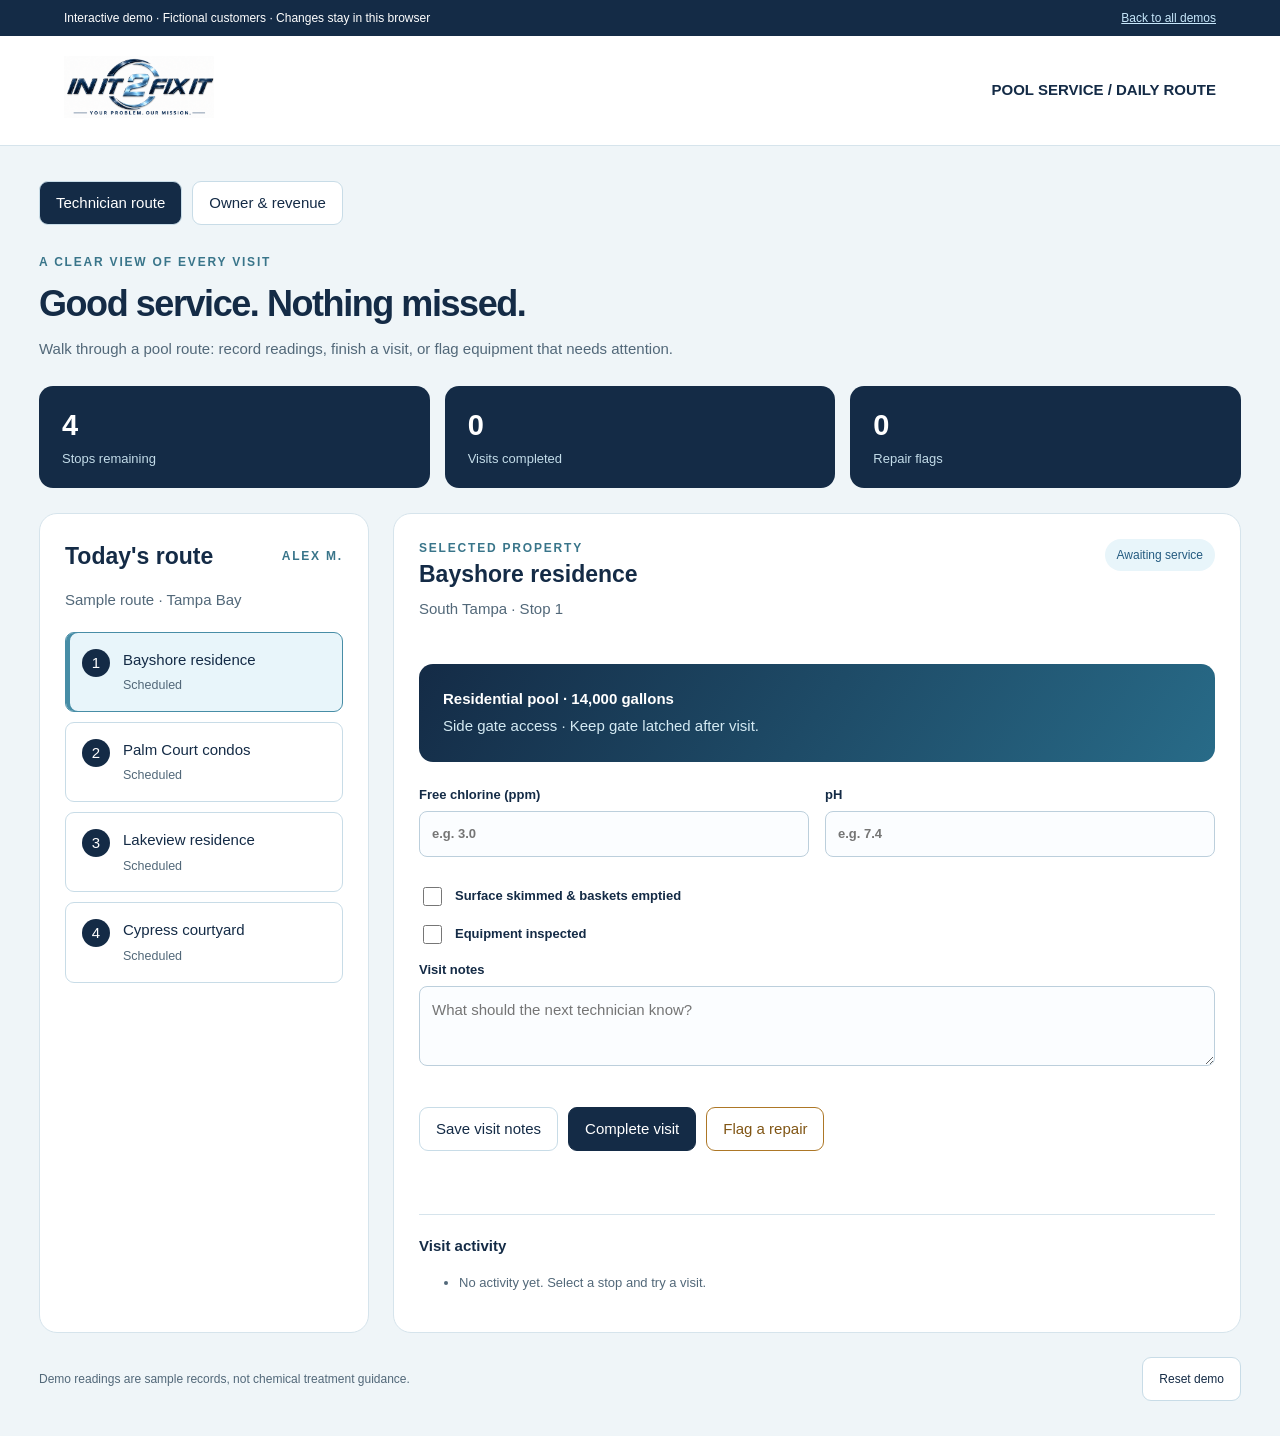
<file: pool/index.html>
<!doctype html>
<html lang="en"><head><meta charset="utf-8"><meta name="viewport" content="width=device-width,initial-scale=1"><title>Pool service demo | IN IT 2 FIX IT</title><link rel="icon" href="../icon-midnight-ice.png"><style>
*{box-sizing:border-box}body{margin:0;background:#eff5f8;color:#142b46;font:15px/1.5 'Segoe UI',sans-serif}button,input,textarea{font:inherit}button,a,input,textarea{outline-offset:4px}button{cursor:pointer;min-height:44px;border:1px solid #c8dce7;border-radius:9px;background:white;color:#142b46;padding:10px 16px}button:hover{background:#e5f2fa}a{color:#245b80}.ribbon{background:#142b46;color:white;padding:9px 5%;font-size:12px;display:flex;justify-content:space-between;gap:16px}.ribbon a{color:#c7e7fb}header{background:white;padding:20px 5%;display:flex;align-items:center;justify-content:space-between;border-bottom:1px solid #d6e4ec}header img{width:150px}header span{font-weight:600}main{max-width:1250px;margin:auto;padding:35px 24px}.eyebrow{font-size:12px;letter-spacing:.15em;text-transform:uppercase;font-weight:700;color:#39758a}h1{font-size:36px;letter-spacing:-.04em;margin:6px 0}h2{margin:0;font-size:23px}p{margin:7px 0 20px;color:#526879}.stats{display:grid;grid-template-columns:repeat(3,1fr);gap:15px;margin:25px 0}.stat{background:#142b46;color:white;border-radius:14px;padding:18px 23px}.stat b{display:block;font-size:29px}.stat span{color:#c3dce9;font-size:13px}.layout{display:grid;grid-template-columns:330px 1fr;gap:24px}.panel{background:white;border:1px solid #d6e4ec;border-radius:18px;padding:25px}.route-head{display:flex;justify-content:space-between;align-items:center;margin-bottom:16px}.stop{width:100%;display:flex;text-align:left;gap:13px;margin:10px 0;padding:16px}.stop[aria-pressed=true]{background:#e8f5fa;border-color:#478da6;box-shadow:inset 4px 0 #478da6}.number{border-radius:50%;background:#142b46;color:white;width:28px;height:28px;text-align:center;line-height:28px;flex-shrink:0}.stop small{display:block;color:#526879;margin-top:5px}.detail-head{display:flex;justify-content:space-between;gap:14px}.badge{background:#e8f5fa;color:#245b80;border-radius:30px;padding:7px 12px;font-size:12px;align-self:start;white-space:nowrap}.water{margin:23px 0;background:linear-gradient(125deg,#142b46,#286b88);border-radius:14px;padding:24px;color:white}.water p{color:#d4eaf3;margin:5px 0 0}.fields{display:grid;grid-template-columns:1fr 1fr;gap:16px}label{display:block;font-size:13px;font-weight:600}input[type=number],textarea{width:100%;border:1px solid #bccfdc;background:#fbfdff;border-radius:8px;padding:12px;margin:7px 0 14px;color:#142b46}textarea{resize:vertical;min-height:80px}.check{display:flex;align-items:center;gap:10px;margin:13px 0}.check input{width:19px;height:19px}.actions{display:flex;gap:10px;flex-wrap:wrap;margin-top:20px}.primary{background:#142b46;color:white;border-color:#142b46}.primary:hover{background:#245b80}.repair{border-color:#ad7726;color:#805514}.history{border-top:1px solid #d6e4ec;margin-top:25px;padding-top:20px}.history li{font-size:13px;color:#526879;margin:8px 0}#message{min-height:24px;margin:14px 0 0;color:#245b80;font-weight:600}footer{font-size:12px;color:#526879;margin-top:24px;display:flex;justify-content:space-between;align-items:center;gap:15px}dialog{border:0;border-radius:16px;padding:26px;max-width:440px;width:90%;color:#142b46}dialog::backdrop{background:#142b4680}@media(max-width:800px){.layout{grid-template-columns:1fr}.stats{gap:8px}.stat{padding:14px}.stat b{font-size:25px}h1{font-size:29px}main{padding:24px 16px}.panel{padding:20px}header span{font-size:12px}.fields{grid-template-columns:1fr 1fr}}@media(max-width:420px){.fields{grid-template-columns:1fr}.detail-head{flex-direction:column}}

.view-nav{display:flex;gap:10px;margin-bottom:28px}.view-nav button[aria-pressed=true]{background:#142b46;color:white}.money-grid{display:grid;grid-template-columns:repeat(3,1fr);gap:16px;margin:25px 0}.money-card{padding:24px;background:white;border:1px solid #d6e4ec;border-radius:16px}.money-card strong{display:block;font-size:32px;margin:8px 0}.money-card small{color:#526879}.money-card:first-child{background:#142b46;color:white}.money-card:first-child small{color:#c3dce9}.table-scroll{overflow-x:auto}table{width:100%;border-collapse:collapse;min-width:620px}th,td{text-align:left;padding:16px 12px;border-bottom:1px solid #e1eaf0;font-size:14px}th{font-size:12px;color:#526879}progress{width:100%;height:16px;accent-color:#397f9e}.owner-section{margin-top:22px}.owner-section li{padding:10px 0}.owner-section p{margin-top:12px}[hidden]{display:none!important}@media(max-width:700px){.money-grid{grid-template-columns:1fr}.money-card{padding:18px}.money-card strong{font-size:27px}}
</style><script defer src="https://cloud.umami.is/script.js" data-website-id="f9cbb450-38c7-4287-84d3-3c302cfc361a"></script>
</head><body><div class="ribbon"><span>Interactive demo · Fictional customers · Changes stay in this browser</span><a href="../business/#demos">Back to all demos</a></div><header><a href="../business/"><img src="../logo-midnight-ice.png" alt="IN IT 2 FIX IT"></a><span>POOL SERVICE / DAILY ROUTE</span></header><main><nav class="view-nav" aria-label="Demo views"><button id="routeView" aria-pressed="true">Technician route</button><button id="ownerView" aria-pressed="false">Owner &amp; revenue</button></nav><div id="routeContent"><div class="eyebrow">A clear view of every visit</div><h1>Good service. Nothing missed.</h1><p>Walk through a pool route: record readings, finish a visit, or flag equipment that needs attention.</p><div class="stats"><div class="stat"><b id="remaining">4</b><span>Stops remaining</span></div><div class="stat"><b id="complete">0</b><span>Visits completed</span></div><div class="stat"><b id="repairs">0</b><span>Repair flags</span></div></div><div class="layout"><aside class="panel"><div class="route-head"><h2>Today's route</h2><span class="eyebrow">Alex M.</span></div><p>Sample route · Tampa Bay</p><div id="stops"></div></aside><section class="panel"><div class="detail-head"><div><div class="eyebrow">Selected property</div><h2 id="customer"></h2><p id="address"></p></div><span id="status" class="badge"></span></div><div class="water"><strong id="pool"></strong><p id="access"></p></div><form id="visit"><div class="fields"><label>Free chlorine (ppm)<input id="chlorine" type="number" step="0.1" min="0" max="100" required placeholder="e.g. 3.0"></label><label>pH<input id="ph" type="number" step="0.1" min="0" max="14" required placeholder="e.g. 7.4"></label></div><label class="check"><input type="checkbox" id="skim">Surface skimmed &amp; baskets emptied</label><label class="check"><input type="checkbox" id="equipment">Equipment inspected</label><label for="notes">Visit notes</label><textarea id="notes" maxlength="1000" placeholder="What should the next technician know?"></textarea><div class="actions"><button type="button" id="save">Save visit notes</button><button type="submit" class="primary">Complete visit</button><button type="button" class="repair" id="flag">Flag a repair</button></div></form><div id="message" role="status" aria-live="polite"></div><div class="history"><strong>Visit activity</strong><ul id="activity"></ul></div></section></div></div><section id="ownerContent" hidden><div class="eyebrow">Owner overview / Sample route</div><h1>See what the day is earning.</h1><p>Service revenue follows completed visits. Repair flags stay separate until a quote is approved.</p><div class="money-grid"><div class="money-card">Completed service value<strong id="earned"></strong><small>Completed visits × sample visit fees. Not payments collected.</small></div><div class="money-card">Still scheduled<strong id="scheduled"></strong><small>Service value remaining on this route.</small></div><div class="money-card">Estimated contribution<strong id="contribution"></strong><small>Completed service value less sample direct labor and materials. Before overhead and tax.</small></div></div><section class="panel"><div class="detail-head"><h2>Route revenue</h2><span class="badge" id="routeTotal"></span></div><p id="progressText"></p><progress id="revenueProgress" max="1" value="0" aria-label="Share of route service value completed"></progress><div class="table-scroll"><table><caption style="text-align:left;margin:20px 12px 0;color:#526879">Illustrative per-visit prices and direct costs</caption><thead><tr><th scope="col">Property</th><th scope="col">Visit fee</th><th scope="col">Direct cost</th><th scope="col">Contribution</th><th scope="col">Status</th></tr></thead><tbody id="revenueRows"></tbody></table></div></section><section class="panel owner-section"><h2>Repairs needing a quote</h2><p>Follow-up opportunities, not booked revenue. No repair income is included in the totals above.</p><ul id="ownerRepairs"></ul></section><p class="owner-section">This demo uses fixed sample fees and estimated direct costs. Complete a visit in Technician route to see the totals change. No invoices or payments are processed.</p></section><footer><span>Demo readings are sample records, not chemical treatment guidance.</span><button id="reset">Reset demo</button></footer></main><dialog id="repairDialog"><form id="repairForm"><h2>Flag equipment for repair</h2><p id="repairCustomer"></p><label for="issue">What needs attention?</label><textarea id="issue" required maxlength="500" placeholder="e.g. Pump is unusually loud"></textarea><div class="actions"><button class="primary" type="submit">Save repair flag</button><button type="button" id="cancel">Cancel</button></div></form></dialog><script>
const seed=[{name:'Bayshore residence',address:'South Tampa · Stop 1',pool:'Residential pool · 14,000 gallons',access:'Side gate access · Keep gate latched after visit.'},{name:'Palm Court condos',address:'Westshore · Stop 2',pool:'Community pool · 32,000 gallons',access:'Check in with the property office before service.'},{name:'Lakeview residence',address:'Carrollwood · Stop 3',pool:'Residential pool · 18,000 gallons',access:'Equipment pad on the left side of the house.'},{name:'Cypress courtyard',address:'Northdale · Stop 4',pool:'Residential pool · 12,000 gallons',access:'Leave service notes for the property manager.'}];
const prices=[{fee:65,cost:28},{fee:140,cost:62},{fee:75,cost:34},{fee:60,cost:25}];const key='init2fixit-pool-demo-v1';let visits=seed.map(()=>({chlorine:'',ph:'',skim:false,equipment:false,notes:'',done:false,repair:'',activity:[]})),selected=0;try{const saved=JSON.parse(localStorage.getItem(key));if(Array.isArray(saved)&&saved.length===4&&saved.every(v=>v&&Array.isArray(v.activity)))visits=saved}catch{}const $=id=>document.getElementById(id);function persist(){try{localStorage.setItem(key,JSON.stringify(visits))}catch{$('message').textContent='Saved for this session. Browser storage is unavailable.'}}function capture(){const v=visits[selected];for(const field of ['chlorine','ph','notes'])v[field]=$(field).value;for(const field of ['skim','equipment'])v[field]=$(field).checked}function log(text){visits[selected].activity.unshift(new Date().toLocaleTimeString([],{hour:'2-digit',minute:'2-digit'})+' · '+text)}function render(){renderOwner();const s=seed[selected],v=visits[selected];$('customer').textContent=s.name;$('address').textContent=s.address;$('pool').textContent=s.pool;$('access').textContent=s.access;$('status').textContent=v.done?'Visit complete':'Awaiting service';for(const f of ['chlorine','ph','notes'])$(f).value=v[f];for(const f of ['skim','equipment'])$(f).checked=v[f];$('complete').textContent=visits.filter(x=>x.done).length;$('remaining').textContent=visits.filter(x=>!x.done).length;$('repairs').textContent=visits.filter(x=>x.repair).length;$('flag').textContent=v.repair?'Edit repair flag':'Flag a repair';$('stops').replaceChildren();seed.forEach((s,i)=>{const b=document.createElement('button');b.className='stop';b.setAttribute('aria-pressed',i===selected);const n=document.createElement('span');n.className='number';n.textContent=i+1;const t=document.createElement('span');t.textContent=s.name;const m=document.createElement('small');m.textContent=(visits[i].done?'Complete':'Scheduled')+(visits[i].repair?' · Repair flagged':'');t.append(m);b.append(n,t);b.onclick=()=>{capture();persist();selected=i;$('message').textContent='';render()};$('stops').append(b)});$('activity').replaceChildren();const entries=[...(v.repair?['Open repair: '+v.repair]:[]),...v.activity];for(const text of entries.length?entries:['No activity yet. Select a stop and try a visit.']){const li=document.createElement('li');li.textContent=text;$('activity').append(li)}}
$('save').onclick=()=>{capture();log('Visit notes saved');persist();render();$('message').textContent='Visit notes saved.'};$('visit').onsubmit=e=>{e.preventDefault();capture();const v=visits[selected];if(!v.skim||!v.equipment){$('message').textContent='Finish both service checklist items before completing this visit.';return}if(!v.done){v.done=true;log('Visit completed by Alex M.')}persist();render();$('message').textContent='Visit complete. Choose the next stop on your route.'};$('flag').onclick=()=>{$('repairCustomer').textContent=seed[selected].name;$('issue').value=visits[selected].repair;$('repairDialog').showModal()};$('cancel').onclick=()=>$('repairDialog').close();$('repairForm').onsubmit=e=>{e.preventDefault();const issue=$('issue').value.trim();if(!issue){$('issue').setCustomValidity('Describe the repair needed.');$('issue').reportValidity();return}capture();visits[selected].repair=issue;log('Equipment flagged for follow-up');persist();$('repairDialog').close();render();$('message').textContent='Repair flagged for follow-up.'};$('issue').oninput=()=>$('issue').setCustomValidity('');$('reset').onclick=()=>{if(confirm('Reset all sample visits and repair flags?')){visits=seed.map(()=>({chlorine:'',ph:'',skim:false,equipment:false,notes:'',done:false,repair:'',activity:[]}));selected=0;persist();render();$('message').textContent='Demo reset.'}};render();

function renderOwner(){const cash=n=>new Intl.NumberFormat('en-US',{style:'currency',currency:'USD',maximumFractionDigits:0}).format(n);const total=prices.reduce((n,p)=>n+p.fee,0),earned=prices.reduce((n,p,i)=>n+(visits[i].done?p.fee:0),0),cost=prices.reduce((n,p,i)=>n+(visits[i].done?p.cost:0),0);$('earned').textContent=cash(earned);$('scheduled').textContent=cash(total-earned);$('contribution').textContent=cash(earned-cost);$('routeTotal').textContent=cash(total)+' total scheduled value';$('progressText').textContent=visits.filter(v=>v.done).length+' of '+visits.length+' visits complete · '+Math.round(earned/total*100)+'% of service value completed';$('revenueProgress').value=earned/total;$('revenueRows').replaceChildren();seed.forEach((s,i)=>{const tr=document.createElement('tr');for(const text of [s.name,cash(prices[i].fee),cash(prices[i].cost),cash(prices[i].fee-prices[i].cost),visits[i].done?'Completed':'Scheduled']){const td=document.createElement('td');td.textContent=text;tr.append(td)}$('revenueRows').append(tr)});$('ownerRepairs').replaceChildren();visits.forEach((v,i)=>{if(v.repair){const li=document.createElement('li');li.textContent=seed[i].name+' — '+v.repair;$('ownerRepairs').append(li)}});if(!$('ownerRepairs').children.length){const li=document.createElement('li');li.textContent='No repairs flagged. Flag equipment during a visit to add it here.';$('ownerRepairs').append(li)}}
function showView(owner){capture();persist();renderOwner();$('routeContent').hidden=owner;$('ownerContent').hidden=!owner;$('ownerView').setAttribute('aria-pressed',owner);$('routeView').setAttribute('aria-pressed',!owner)}$('ownerView').onclick=()=>{showView(true);location.hash='owner'};$('routeView').onclick=()=>{showView(false);location.hash='route'};window.addEventListener('hashchange',()=>showView(location.hash==='#owner'));if(location.hash==='#owner')showView(true);
</script></body></html>
</file>
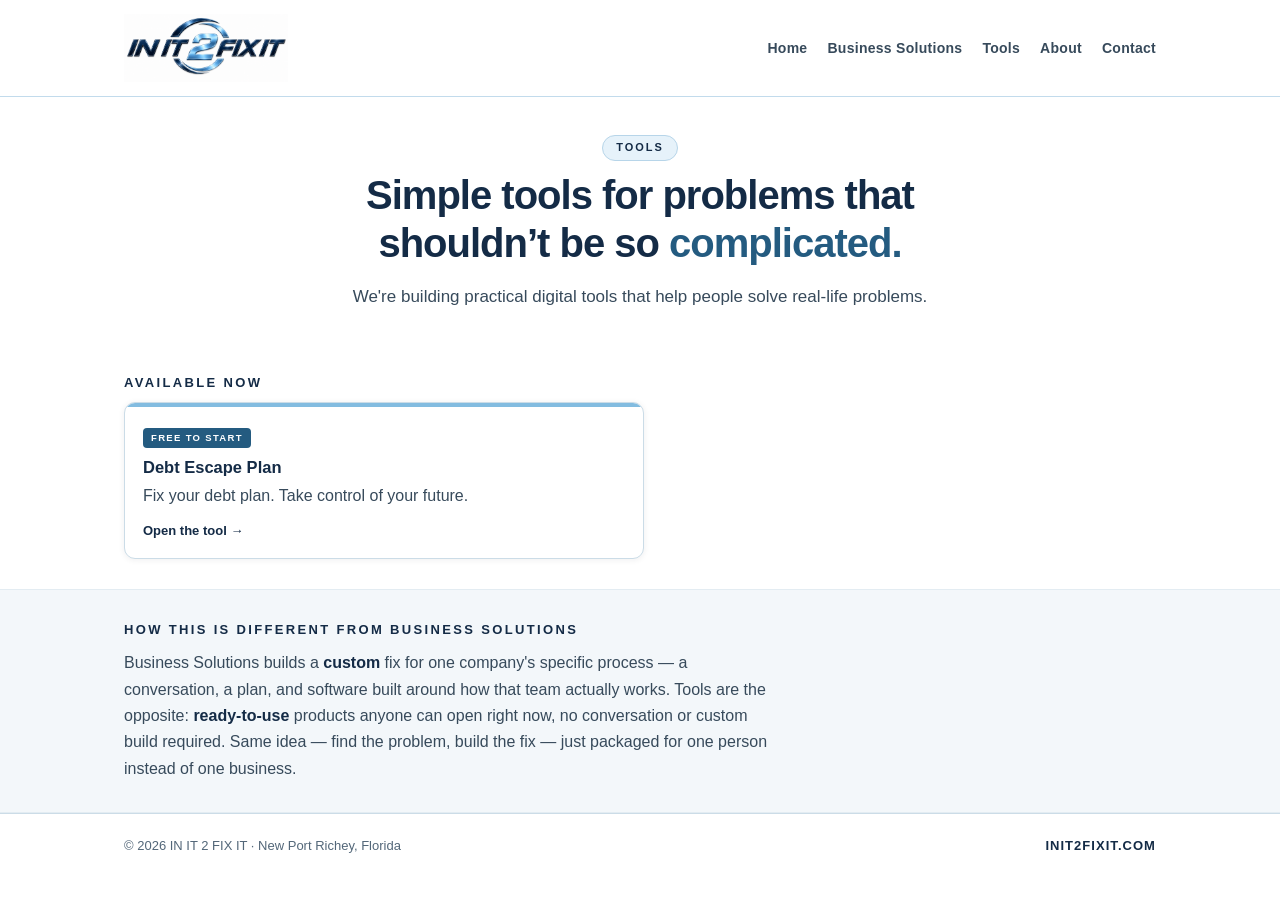
<file: tools/index.html>
<!DOCTYPE html>
<html lang="en">
<head>
<meta charset="UTF-8">
<meta name="viewport" content="width=device-width, initial-scale=1.0">
<title>Tools — IN IT 2 FIX IT</title>
<meta name="description" content="Practical, ready-to-use digital tools from IN IT 2 FIX IT, built for everyday problems — starting with the Debt Escape Plan.">
<link rel="icon" href="../icon-midnight-ice.png">
<style>
  :root{
    --paper:#FFFFFF;
    --paper-soft:#F5F7FA;
    --ink:#161F31;
    --body:#3C4658;
    --muted:#6B7688;
    --blue:#0066FF;
    --blue-deep:#003B99;
    --green:#8B0000;
    --green-mid:#E00000;
    --line:#D9E0EC;
    --line-faint:#EBEFF6;
    --zebra:#F3F7FD;
    --hover:#E0F0FF;
    --tools-accent:#E00000;
    --tools-accent-deep:#8B0000;
  }
  *{margin:0;padding:0;box-sizing:border-box}
  html{scroll-behavior:smooth}
  body{
    background:var(--paper);
    color:var(--body);
    font-family:"Segoe UI",Arial,"Helvetica Neue",sans-serif;
    font-size:13.5px;line-height:1.4;
    -webkit-font-smoothing:antialiased;
  }
  .wrap{max-width:1080px;margin:0 auto;padding-left:24px;padding-right:24px}

  .chrome-b{
    background:linear-gradient(180deg,#B3D9FF 0%,#33A8FF 30%,#003B99 52%,#33A8FF 66%,#0066FF 100%);
    -webkit-background-clip:text;background-clip:text;
    -webkit-text-fill-color:transparent;color:transparent;
  }
  .chrome-g{
    background:linear-gradient(180deg,#FFCCCC 0%,#FF3333 38%,#8B0000 54%,#FF3333 68%,#E00000 100%);
    -webkit-background-clip:text;background-clip:text;
    -webkit-text-fill-color:transparent;color:transparent;
  }
  .chrome-t{
    background:linear-gradient(180deg,#FFCCCC 0%,#FF3333 32%,#8B0000 54%,#FF3333 70%,#E00000 100%);
    -webkit-background-clip:text;background-clip:text;
    -webkit-text-fill-color:transparent;color:transparent;
  }
  .chromeline{
    height:2px;border:none;
    background:linear-gradient(90deg,rgba(0,102,255,0) 0%,#B3D9FF 18%,#0066FF 50%,#B3D9FF 82%,rgba(0,102,255,0) 100%);
  }
  .chromeline.teal{
    background:linear-gradient(90deg,rgba(224,0,0,0) 0%,#FF6666 18%,#E00000 50%,#FF6666 82%,rgba(224,0,0,0) 100%);
  }

  header{background:var(--paper)}
  .bar{display:flex;align-items:center;justify-content:space-between;padding-top:7px;padding-bottom:6px;gap:16px;flex-wrap:wrap}
  .brandlogo{display:block;width:84px;height:auto}
  nav.topnav{display:flex;gap:16px;flex-wrap:wrap}
  nav.topnav a{color:var(--body);text-decoration:none;font-size:13px;font-weight:700;letter-spacing:.02em}
  nav.topnav a:hover{color:var(--tools-accent)}

  .hero{padding:20px 0 18px;text-align:center;background:var(--paper)}
  .shelf{display:inline-block;font-size:11px;letter-spacing:.18em;text-transform:uppercase;font-weight:800;
    color:var(--tools-accent-deep);background:#FBE5E5;border:1px solid #F5C2C2;border-radius:20px;padding:3px 13px;margin-bottom:10px}
  .hero h1{
    color:var(--ink);font-size:clamp(20px,3vw,28px);font-weight:800;
    letter-spacing:.01em;line-height:1.22;max-width:26ch;margin:0 auto;
  }
  .hero p.lead{max-width:68ch;margin:9px auto 0;font-size:14px}

  section{padding:19px 0}
  section.alt{background:var(--paper-soft);border-top:1px solid var(--line-faint);border-bottom:1px solid var(--line-faint)}
  h2{
    color:var(--ink);font-size:13px;letter-spacing:.18em;text-transform:uppercase;
    margin-bottom:9px;font-weight:800;
  }

  .products{display:grid;grid-template-columns:repeat(auto-fit,minmax(260px,1fr));gap:14px;max-width:520px}
  .product{
    display:block;text-decoration:none;position:relative;overflow:hidden;
    border:1px solid var(--line);border-radius:11px;padding:20px 18px 17px;background:var(--paper);
    box-shadow:0 1px 6px rgba(22,31,49,.07);transition:transform .16s,box-shadow .16s,border-color .16s;
  }
  .product::before{content:'';position:absolute;top:0;left:0;right:0;height:5px;
    background:linear-gradient(90deg,#5C0000 0%,#FF3333 50%,#5C0000 100%)}
  .product:hover{transform:translateY(-3px);box-shadow:0 10px 24px rgba(22,31,49,.13);border-color:#F5C2C2}
  .product .badge{display:inline-block;font-size:9.5px;letter-spacing:.14em;text-transform:uppercase;
    font-weight:800;color:#fff;background:var(--tools-accent);border-radius:4px;padding:2px 8px;margin-bottom:9px}
  .product h3{font-size:16.5px;color:var(--ink);font-weight:800;margin-bottom:6px;line-height:1.25}
  .product p{font-size:13.5px;color:var(--body);line-height:1.5}
  .product .open{display:block;margin-top:11px;font-size:13px;font-weight:800;color:var(--tools-accent-deep)}
  .product:hover .open{text-decoration:underline}

  .explain{max-width:74ch;font-size:13.5px;line-height:1.55}
  .explain b{color:var(--tools-accent-deep)}

  footer{padding:11px 0;background:var(--paper);border-top:1px solid var(--line)}
  footer .wrap{display:flex;justify-content:space-between;gap:12px;flex-wrap:wrap;font-size:13px;color:var(--muted)}
  footer .site{font-weight:700;letter-spacing:.08em}

  @media (max-width:820px){
    .hero{padding:16px 0 16px}
    nav.topnav{gap:12px;justify-content:center;width:100%}
    .products{max-width:none}
  }
</style>
<link rel="stylesheet" href="../brand-midnight-ice.css?v=4">
<script defer src="https://cloud.umami.is/script.js" data-website-id="f9cbb450-38c7-4287-84d3-3c302cfc361a"></script>
</head>
<body class="brand-marketing">

<header>
  <div class="wrap bar">
    <img class="brandlogo" src="../logo-compact-midnight-ice.png" alt="IN IT 2 FIX IT" width="248" height="89">
    <nav class="topnav">
      <a href="../index.html">Home</a>
      <a href="../business/">Business Solutions</a>
      <a href="../tools/">Tools</a>
      <a href="../about/">About</a>
      <a href="../business/#contact">Contact</a>
    </nav>
  </div>
  <hr class="chromeline teal">
</header>

<main>
  <div class="hero">
    <div class="wrap">
      <span class="shelf">Tools</span>
      <h1>Simple tools for problems that shouldn&rsquo;t be so <span class="chrome-t">complicated.</span></h1>
      <p class="lead">We're building practical digital tools that help people solve real-life problems.</p>
    </div>
  </div>

  <section id="products">
    <div class="wrap">
      <h2>Available now</h2>
      <div class="products">
        <a class="product" href="debt-escape-plan/">
          <span class="badge">Free to start</span>
          <h3>Debt Escape Plan</h3>
          <p>Fix your debt plan. Take control of your future.</p>
          <span class="open">Open the tool &rarr;</span>
        </a>
      </div>
    </div>
  </section>

  <section class="alt" id="how-different">
    <div class="wrap">
      <h2>How this is different from Business Solutions</h2>
      <p class="explain">Business Solutions builds a <b>custom</b> fix for one company's specific process
      — a conversation, a plan, and software built around how that team actually works. Tools are the
      opposite: <b>ready-to-use</b> products anyone can open right now, no conversation or custom build
      required. Same idea — find the problem, build the fix — just packaged for one person instead of
      one business.</p>
    </div>
  </section>
</main>

<footer>
  <div class="wrap">
    <span>© 2026 IN IT 2 FIX IT · New Port Richey, Florida</span>
    <span class="site chrome-b">INIT2FIXIT.COM</span>
  </div>
</footer>

</body>
</html>
</file>
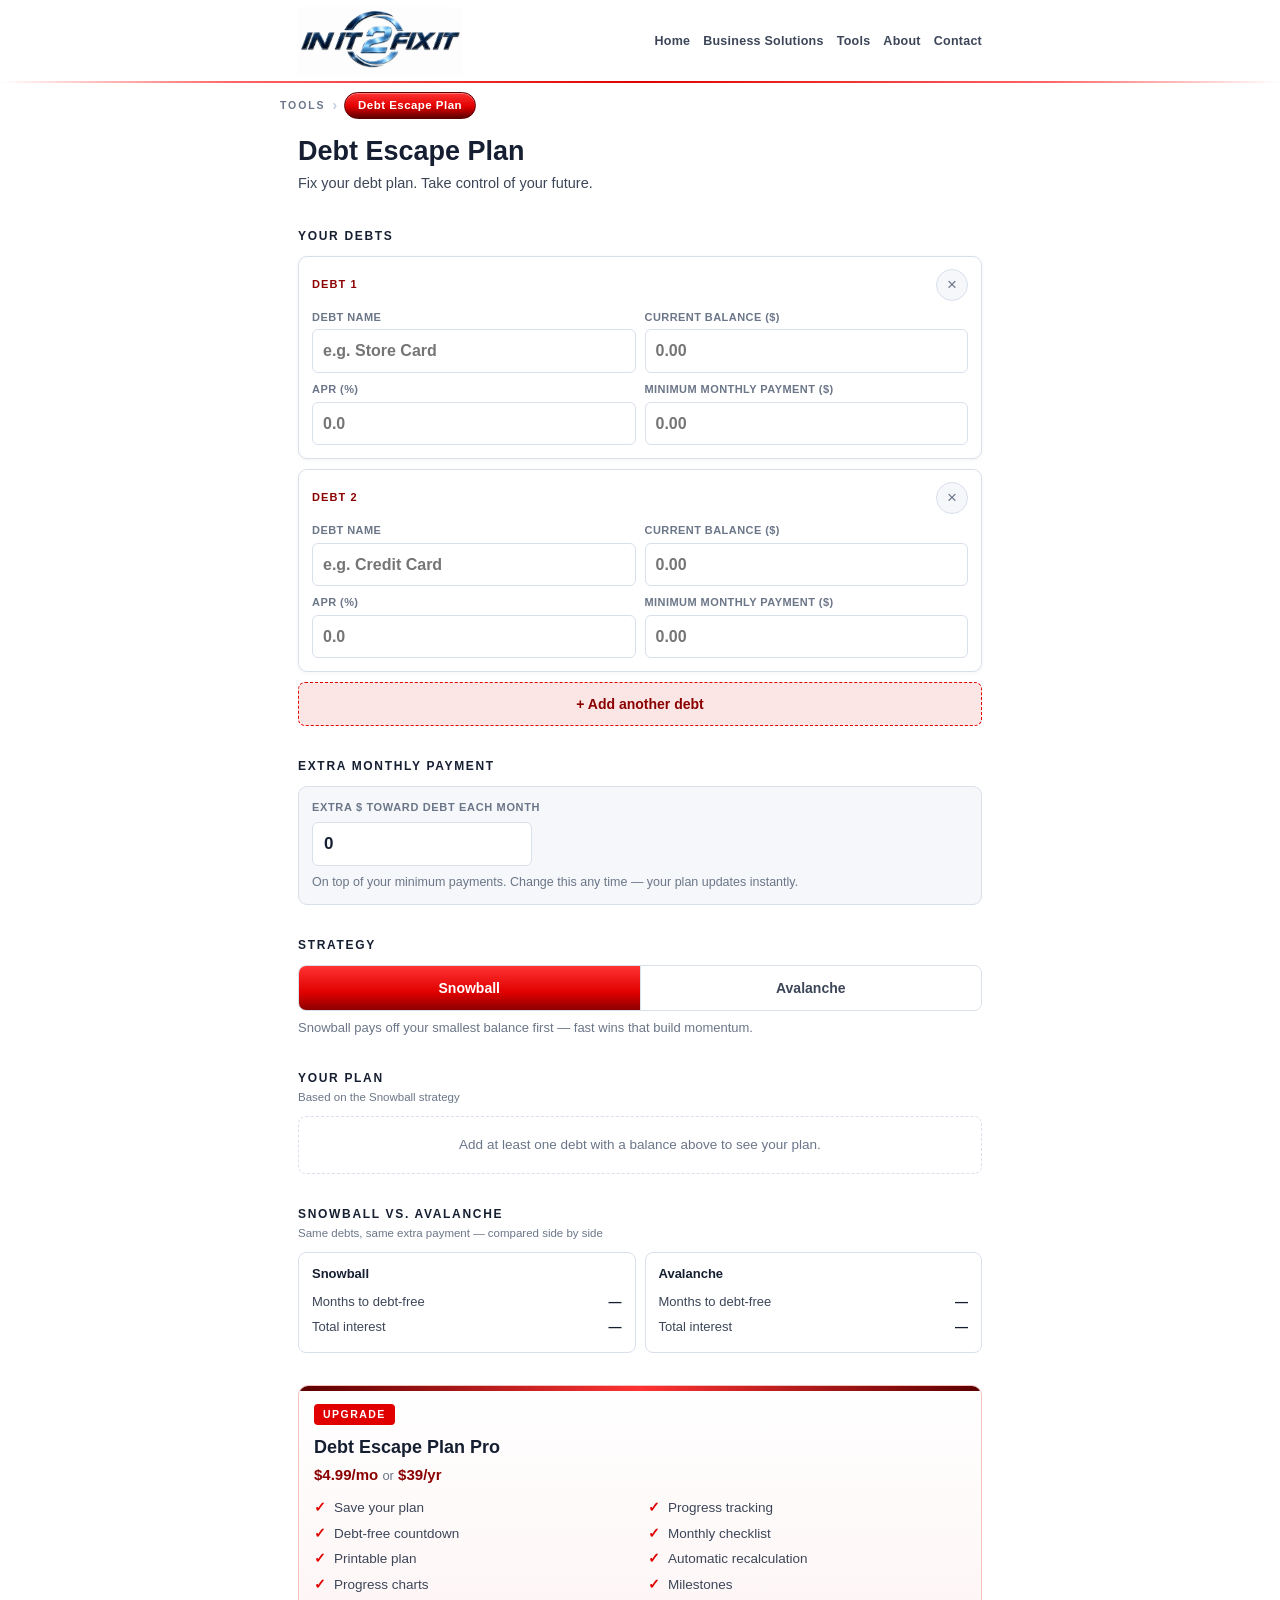
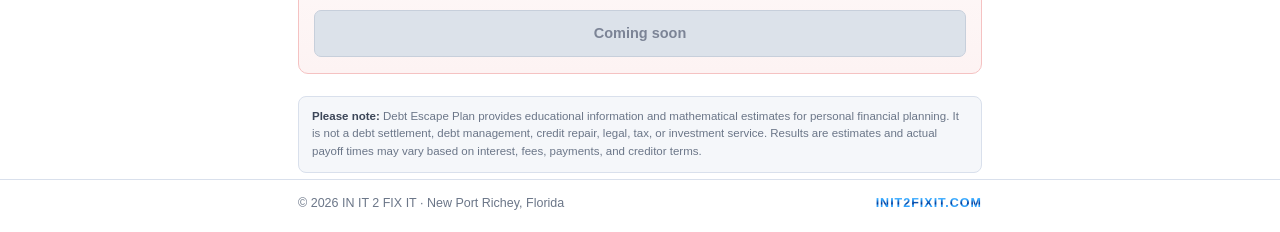
<file: tools/debt-escape-plan/index.html>
<!DOCTYPE html>
<html lang="en">
<head>
<meta charset="UTF-8">
<meta name="viewport" content="width=device-width, initial-scale=1.0">
<title>Debt Escape Plan — IN IT 2 FIX IT Tools</title>
<meta name="description" content="Fix your debt plan. Take control of your future. A free snowball vs. avalanche debt payoff calculator from IN IT 2 FIX IT.">
<link rel="icon" href="../../icon-midnight-ice.png">
<style>
  :root{
    --paper:#FFFFFF;
    --paper-soft:#F5F7FA;
    --ink:#161F31;
    --body:#3C4658;
    --muted:#6B7688;
    --blue:#0066FF;
    --blue-deep:#003B99;
    --green:#8B0000;
    --green-mid:#E00000;
    --line:#D9E0EC;
    --line-faint:#EBEFF6;
    --zebra:#F3F7FD;
    --hover:#E0F0FF;
    --tools-accent:#E00000;
    --tools-accent-deep:#8B0000;
    --tools-tint:#FBE5E5;
  }
  *{margin:0;padding:0;box-sizing:border-box}
  html{scroll-behavior:smooth}
  body{
    background:var(--paper);
    color:var(--body);
    font-family:"Segoe UI",Arial,"Helvetica Neue",sans-serif;
    font-size:14px;line-height:1.45;
    -webkit-font-smoothing:antialiased;
  }
  .wrap{max-width:720px;margin:0 auto;padding-left:18px;padding-right:18px}

  .chrome-b{
    background:linear-gradient(180deg,#B3D9FF 0%,#33A8FF 30%,#003B99 52%,#33A8FF 66%,#0066FF 100%);
    -webkit-background-clip:text;background-clip:text;
    -webkit-text-fill-color:transparent;color:transparent;
  }
  .chrome-t{
    background:linear-gradient(180deg,#FFCCCC 0%,#FF3333 32%,#8B0000 54%,#FF3333 70%,#E00000 100%);
    -webkit-background-clip:text;background-clip:text;
    -webkit-text-fill-color:transparent;color:transparent;
  }
  .chromeline{
    height:2px;border:none;
    background:linear-gradient(90deg,rgba(224,0,0,0) 0%,#FF6666 18%,#E00000 50%,#FF6666 82%,rgba(224,0,0,0) 100%);
  }

  header{background:var(--paper)}
  .bar{display:flex;align-items:center;justify-content:space-between;padding-top:7px;padding-bottom:6px;gap:12px;flex-wrap:wrap}
  .brandlogo{display:block;width:74px;height:auto}
  nav.topnav{display:flex;gap:13px;flex-wrap:wrap}
  nav.topnav a{color:var(--body);text-decoration:none;font-size:12.5px;font-weight:700;letter-spacing:.02em}
  nav.topnav a:hover{color:var(--tools-accent)}

  .brandstack{display:flex;align-items:center;gap:7px;flex-wrap:wrap;padding:9px 0 10px}
  .toolslabel{font-size:10.5px;letter-spacing:.18em;text-transform:uppercase;font-weight:800;color:var(--muted)}
  .chev{color:#C3CEDF;font-weight:700}
  .toolbadge{
    display:inline-block;font-size:11.5px;letter-spacing:.04em;font-weight:800;color:#fff;
    background:linear-gradient(180deg,#FF3333 0%,#E00000 55%,#5C0000 100%);
    border:1px solid #5C0000;border-radius:20px;padding:4px 13px;
    box-shadow:inset 0 1px 0 rgba(255,255,255,.35);
  }

  .hero{padding:6px 0 18px}
  .hero h1{color:var(--ink);font-size:clamp(21px,5vw,27px);font-weight:800;line-height:1.2}
  .hero p.tagline{margin-top:6px;font-size:14.5px;color:var(--body)}

  section{padding:16px 0}
  h2{
    color:var(--ink);font-size:12px;letter-spacing:.14em;text-transform:uppercase;
    margin-bottom:10px;font-weight:800;
  }
  h2 .sub{display:block;margin-top:2px;font-size:11.5px;letter-spacing:0;text-transform:none;font-weight:400;color:var(--muted)}

  /* debt rows */
  .debtcard{
    border:1px solid var(--line);border-radius:9px;padding:12px 13px 13px;margin-bottom:10px;
    background:var(--paper);box-shadow:0 1px 4px rgba(22,31,49,.05);
  }
  .debtcard-head{display:flex;align-items:center;justify-content:space-between;margin-bottom:9px}
  .debtcard-n{font-size:11px;letter-spacing:.1em;text-transform:uppercase;font-weight:800;color:var(--tools-accent-deep)}
  .rowremove{
    width:32px;height:32px;min-width:32px;border-radius:50%;border:1px solid var(--line);
    background:var(--paper-soft);color:var(--muted);font-size:17px;line-height:1;cursor:pointer;
  }
  .rowremove:hover{background:#FBE7E7;border-color:#E3AFAF;color:#B23A3A}
  .debtgrid{display:grid;grid-template-columns:1fr;gap:9px}
  .debtgrid label{display:flex;flex-direction:column;gap:4px;font-size:11px;letter-spacing:.04em;
    text-transform:uppercase;font-weight:700;color:var(--muted)}
  .debtgrid input{
    font:inherit;font-size:16px;padding:9px 10px;border-radius:6px;border:1px solid var(--line);
    background:var(--paper);color:var(--ink);min-height:42px;width:100%;
  }
  .debtgrid input:focus{outline:2px solid var(--tools-accent);outline-offset:1px}

  .addrow{
    display:block;width:100%;text-align:center;font:inherit;font-size:14px;font-weight:800;
    padding:11px 14px;min-height:44px;border-radius:7px;cursor:pointer;
    background:var(--tools-tint);border:1.5px dashed var(--tools-accent);color:var(--tools-accent-deep);
    margin-top:2px;
  }
  .addrow:hover{background:#FAD6D6}

  /* extra payment */
  .extrapay{border:1px solid var(--line);border-radius:9px;padding:13px;background:var(--paper-soft)}
  .extrapay label{display:block;font-size:11px;letter-spacing:.06em;text-transform:uppercase;font-weight:800;color:var(--muted);margin-bottom:6px}
  .extrapay input{
    font:inherit;font-size:17px;font-weight:700;padding:9px 11px;border-radius:6px;border:1px solid var(--line);
    background:var(--paper);color:var(--ink);min-height:44px;width:100%;max-width:220px;
  }
  .extrapay p{margin-top:7px;font-size:12.5px;color:var(--muted)}

  /* strategy */
  .stratrow{display:flex;border:1px solid var(--line);border-radius:8px;overflow:hidden}
  .stab{
    flex:1;padding:12px 8px;font:inherit;font-size:14px;font-weight:800;color:var(--body);
    background:var(--paper);border:none;cursor:pointer;min-height:44px;
  }
  .stab + .stab{border-left:1px solid var(--line)}
  .stab.on{background:linear-gradient(180deg,#FF3333 0%,#E00000 60%,#8B0000 100%);color:#fff}
  .stratdesc{margin-top:8px;font-size:13px;color:var(--muted)}

  /* results */
  .statgrid{display:grid;grid-template-columns:1fr;gap:9px}
  .stat{border:1px solid var(--line);border-radius:8px;padding:11px 13px;background:var(--paper)}
  .stat .label{font-size:10.5px;letter-spacing:.1em;text-transform:uppercase;font-weight:800;color:var(--muted)}
  .stat .value{margin-top:3px;font-size:18px;font-weight:800;color:var(--ink)}
  .stat .value.small{font-size:14.5px}

  .payoffbox{border:1px solid var(--line);border-radius:8px;padding:11px 13px;background:var(--paper);margin-top:9px}
  .payoffbox .label{font-size:10.5px;letter-spacing:.1em;text-transform:uppercase;font-weight:800;color:var(--muted);margin-bottom:6px}
  .payoffbox ol{padding-left:20px}
  .payoffbox li{font-size:13.5px;padding:3px 0;color:var(--body)}
  .payoffbox p.note{font-size:13px;color:var(--muted)}

  .extraeffect{
    margin-top:9px;border:1px solid #F5C2C2;background:var(--tools-tint);border-radius:8px;
    padding:12px 13px;font-size:13.5px;line-height:1.55;color:var(--ink);
  }
  .extraeffect b{color:var(--tools-accent-deep)}

  .emptystate{border:1px dashed var(--line);border-radius:8px;padding:18px 14px;text-align:center;color:var(--muted);font-size:13.5px}

  /* comparison */
  .cmpgrid{display:grid;grid-template-columns:1fr;gap:9px}
  .cmpcol{border:1px solid var(--line);border-radius:8px;padding:12px 13px;background:var(--paper);position:relative}
  .cmpcol h3{font-size:13px;font-weight:800;color:var(--ink);margin-bottom:7px}
  .cmpcol .row{display:flex;justify-content:space-between;font-size:13px;padding:3px 0;color:var(--body)}
  .cmpcol .row b{color:var(--ink)}
  .cmpcol.better{border-color:var(--tools-accent)}
  .cmpcol .betterbadge{
    position:absolute;top:-9px;right:10px;background:var(--tools-accent);color:#fff;font-size:9.5px;
    letter-spacing:.1em;text-transform:uppercase;font-weight:800;padding:2px 8px;border-radius:4px;
  }

  /* email capture */
  .capture{border:1px solid #F5C2C2;background:var(--tools-tint);border-radius:9px;padding:14px 14px 15px}
  .capture label{display:block;font-size:13.5px;font-weight:800;color:var(--ink);margin-bottom:8px}
  .capturerow{display:flex;gap:8px;flex-wrap:wrap}
  .capturerow input{
    flex:1;min-width:160px;font:inherit;font-size:16px;padding:10px 11px;border-radius:6px;
    border:1px solid var(--line);background:var(--paper);color:var(--ink);min-height:44px;
  }
  .btn-teal{
    font:inherit;font-size:14px;font-weight:800;padding:10px 18px;min-height:44px;border-radius:6px;
    border:1px solid #5C0000;cursor:pointer;color:#fff;
    background:linear-gradient(180deg,#FF3333 0%,#E00000 55%,#5C0000 100%);
  }
  .btn-teal:hover{background:linear-gradient(180deg,#FF6666 0%,#FF2E2E 55%,#5C0000 100%)}
  .capturenote{margin-top:8px;font-size:11.5px;color:var(--tools-accent-deep)}

  /* pro upsell */
  .pro{position:relative;overflow:hidden;border:1px solid #F5C2C2;border-radius:10px;padding:17px 15px 16px;
    background:linear-gradient(180deg,#FFFFFF 0%,#FDF3F3 100%)}
  .pro::before{content:'';position:absolute;top:0;left:0;right:0;height:5px;
    background:linear-gradient(90deg,#5C0000 0%,#FF3333 50%,#5C0000 100%)}
  .pro .prolabel{display:inline-block;font-size:10.5px;letter-spacing:.14em;text-transform:uppercase;font-weight:800;
    color:#fff;background:var(--tools-accent);border-radius:4px;padding:3px 9px;margin-bottom:9px}
  .pro h3{font-size:18px;font-weight:800;color:var(--ink)}
  .pro .price{margin-top:4px;font-size:15px;font-weight:700;color:var(--tools-accent-deep)}
  .pro .price span{color:var(--muted);font-weight:400;font-size:13px}
  .profeatures{list-style:none;margin-top:12px;display:grid;grid-template-columns:1fr;gap:6px 16px}
  .profeatures li{font-size:13.5px;color:var(--body);padding-left:20px;position:relative}
  .profeatures li::before{content:'✓';position:absolute;left:0;color:var(--tools-accent);font-weight:800}
  .btn-pro{
    display:block;width:100%;margin-top:15px;font:inherit;font-size:14.5px;font-weight:800;
    padding:12px 14px;min-height:46px;border-radius:7px;text-align:center;
    background:#DCE2EA;color:#7C8496;border:1px solid #C7CFDB;cursor:not-allowed;
  }

  /* legal */
  .legalnote{
    margin-top:6px;border:1px solid var(--line);background:var(--paper-soft);border-radius:8px;
    padding:11px 13px;font-size:11.5px;line-height:1.55;color:var(--muted);
  }
  .legalnote b{color:var(--body)}

  footer{padding:14px 0 20px;background:var(--paper);border-top:1px solid var(--line);margin-top:6px}
  footer .wrap{display:flex;justify-content:space-between;gap:12px;flex-wrap:wrap;font-size:12.5px;color:var(--muted)}
  footer .site{font-weight:700;letter-spacing:.08em}

  @media (min-width:520px){
    .debtgrid{grid-template-columns:1fr 1fr}
    .statgrid{grid-template-columns:1fr 1fr}
    .cmpgrid{grid-template-columns:1fr 1fr}
    .profeatures{grid-template-columns:1fr 1fr}
  }
</style>
<link rel="stylesheet" href="../../brand-midnight-ice.css?v=4">
<script defer src="https://cloud.umami.is/script.js" data-website-id="f9cbb450-38c7-4287-84d3-3c302cfc361a"></script>
</head>
<body>

<header>
  <div class="wrap bar">
    <img class="brandlogo" src="../../logo-compact-midnight-ice.png" alt="IN IT 2 FIX IT" width="248" height="89">
    <nav class="topnav">
      <a href="../../index.html">Home</a>
      <a href="../../business/">Business Solutions</a>
      <a href="../">Tools</a>
      <a href="../../about/">About</a>
      <a href="../../business/#contact">Contact</a>
    </nav>
  </div>
  <hr class="chromeline">
  <div class="wrap brandstack">
    <span class="toolslabel">Tools</span>
    <span class="chev">&rsaquo;</span>
    <span class="toolbadge">Debt Escape Plan</span>
  </div>
</header>

<main>
  <div class="wrap">
    <div class="hero">
      <h1>Debt Escape Plan</h1>
      <p class="tagline">Fix your debt plan. Take control of your future.</p>
    </div>

    <section id="debts">
      <h2>Your debts</h2>
      <div id="debtList">
        <div class="debtcard">
          <div class="debtcard-head">
            <span class="debtcard-n">Debt 1</span>
            <button type="button" class="rowremove" aria-label="Remove this debt" onclick="removeDebtRow(this)">&times;</button>
          </div>
          <div class="debtgrid">
            <label>Debt name
              <input type="text" class="d-name" placeholder="e.g. Store Card" oninput="recompute()">
            </label>
            <label>Current balance ($)
              <input type="number" class="d-balance" min="0" step="0.01" inputmode="decimal" placeholder="0.00" oninput="recompute()">
            </label>
            <label>APR (%)
              <input type="number" class="d-apr" min="0" step="0.01" inputmode="decimal" placeholder="0.0" oninput="recompute()">
            </label>
            <label>Minimum monthly payment ($)
              <input type="number" class="d-min" min="0" step="0.01" inputmode="decimal" placeholder="0.00" oninput="recompute()">
            </label>
          </div>
        </div>
        <div class="debtcard">
          <div class="debtcard-head">
            <span class="debtcard-n">Debt 2</span>
            <button type="button" class="rowremove" aria-label="Remove this debt" onclick="removeDebtRow(this)">&times;</button>
          </div>
          <div class="debtgrid">
            <label>Debt name
              <input type="text" class="d-name" placeholder="e.g. Credit Card" oninput="recompute()">
            </label>
            <label>Current balance ($)
              <input type="number" class="d-balance" min="0" step="0.01" inputmode="decimal" placeholder="0.00" oninput="recompute()">
            </label>
            <label>APR (%)
              <input type="number" class="d-apr" min="0" step="0.01" inputmode="decimal" placeholder="0.0" oninput="recompute()">
            </label>
            <label>Minimum monthly payment ($)
              <input type="number" class="d-min" min="0" step="0.01" inputmode="decimal" placeholder="0.00" oninput="recompute()">
            </label>
          </div>
        </div>
      </div>
      <button type="button" class="addrow" onclick="addDebtRow()">+ Add another debt</button>
    </section>

    <section id="extra">
      <h2>Extra monthly payment</h2>
      <div class="extrapay">
        <label for="extraPayment">Extra $ toward debt each month</label>
        <input id="extraPayment" type="number" min="0" step="1" inputmode="decimal" value="0" oninput="recompute()">
        <p>On top of your minimum payments. Change this any time — your plan updates instantly.</p>
      </div>
    </section>

    <section id="strategy">
      <h2>Strategy</h2>
      <div class="stratrow" role="tablist">
        <button type="button" class="stab on" id="tab-snowball" onclick="setStrategy('snowball')">Snowball</button>
        <button type="button" class="stab" id="tab-avalanche" onclick="setStrategy('avalanche')">Avalanche</button>
      </div>
      <p class="stratdesc" id="stratdesc">Snowball pays off your smallest balance first — fast wins that build momentum.</p>
    </section>

    <section id="results">
      <h2>Your plan<span class="sub" id="planSubhead">Based on the Snowball strategy</span></h2>

      <div id="emptyState" class="emptystate">Add at least one debt with a balance above to see your plan.</div>

      <div id="resultsBody" hidden>
        <div class="statgrid">
          <div class="stat">
            <div class="label">Total debt</div>
            <div class="value" id="totalDebt">$0.00</div>
          </div>
          <div class="stat">
            <div class="label">Total minimum payments</div>
            <div class="value" id="totalMin">$0.00</div>
          </div>
          <div class="stat">
            <div class="label">Estimated total interest</div>
            <div class="value" id="totalInterest">$0.00</div>
          </div>
          <div class="stat">
            <div class="label">Estimated debt-free date</div>
            <div class="value small" id="debtFreeDate">—</div>
          </div>
        </div>

        <div class="extraeffect" id="extraEffect"></div>

        <div class="payoffbox">
          <div class="label">Payoff order</div>
          <ol id="payoffOrder"></ol>
        </div>
      </div>
    </section>

    <section id="compare">
      <h2>Snowball vs. Avalanche<span class="sub">Same debts, same extra payment — compared side by side</span></h2>
      <div class="cmpgrid">
        <div class="cmpcol" id="cmpSnowball">
          <h3>Snowball</h3>
          <div class="row">Months to debt-free <b id="snowMonths">—</b></div>
          <div class="row">Total interest <b id="snowInterest">—</b></div>
        </div>
        <div class="cmpcol" id="cmpAvalanche">
          <h3>Avalanche</h3>
          <div class="row">Months to debt-free <b id="avalMonths">—</b></div>
          <div class="row">Total interest <b id="avalInterest">—</b></div>
        </div>
      </div>
    </section>

    <!-- Hidden 24 Sep 2026: this email box was not connected to a form, so nothing was sent.
         To bring it back, put a real Formspree form ID where it says YOUR_DEBT_PLAN_FORM_ID
         and remove the hidden attribute. -->
    <section id="capture" hidden>
      <div class="capture">
        <label for="dep-email">Want a copy of your Debt Escape Plan?</label>
        <!-- TODO: Kimberly — create a free account at formspree.io, make a new form (or reuse the same
             account as the Business Solutions intake form — a second form on the same free plan is fine),
             and replace YOUR_DEBT_PLAN_FORM_ID below with your real form ID. Until then this form will
             not submit anywhere. -->
        <form action="https://formspree.io/f/YOUR_DEBT_PLAN_FORM_ID" method="POST">
          <div class="capturerow">
            <input id="dep-email" name="email" type="email" required placeholder="you@email.com">
            <button type="submit" class="btn-teal">Email it to me</button>
          </div>
        </form>
        <p class="capturenote">We'll send a copy of your numbers. No spam — just your plan.</p>
      </div>
    </section>

    <section id="pro">
      <div class="pro">
        <span class="prolabel">Upgrade</span>
        <h3>Debt Escape Plan Pro</h3>
        <p class="price">$4.99/mo <span>or</span> $39/yr</p>
        <ul class="profeatures">
          <li>Save your plan</li>
          <li>Progress tracking</li>
          <li>Debt-free countdown</li>
          <li>Monthly checklist</li>
          <li>Printable plan</li>
          <li>Automatic recalculation</li>
          <li>Progress charts</li>
          <li>Milestones</li>
        </ul>
        <button type="button" class="btn-pro" disabled aria-disabled="true">Coming soon</button>
      </div>
    </section>

    <div class="legalnote">
      <b>Please note:</b> Debt Escape Plan provides educational information and mathematical estimates
      for personal financial planning. It is not a debt settlement, debt management, credit repair,
      legal, tax, or investment service. Results are estimates and actual payoff times may vary based
      on interest, fees, payments, and creditor terms.
    </div>
  </div>
</main>

<footer>
  <div class="wrap">
    <span>© 2026 IN IT 2 FIX IT · New Port Richey, Florida</span>
    <span class="site chrome-b">INIT2FIXIT.COM</span>
  </div>
</footer>

<script src="debt-engine.js"></script>
<script>
  var currentStrategy = 'snowball';

  var STRATEGY_DESC = {
    snowball: 'Snowball pays off your smallest balance first — fast wins that build momentum.',
    avalanche: 'Avalanche pays off your highest interest rate first — usually saves the most money.'
  };

  function debtCardHTML(n) {
    return '' +
      '<div class="debtcard">' +
        '<div class="debtcard-head">' +
          '<span class="debtcard-n">Debt ' + n + '</span>' +
          '<button type="button" class="rowremove" aria-label="Remove this debt" onclick="removeDebtRow(this)">&times;</button>' +
        '</div>' +
        '<div class="debtgrid">' +
          '<label>Debt name<input type="text" class="d-name" placeholder="e.g. Store Card" oninput="recompute()"></label>' +
          '<label>Current balance ($)<input type="number" class="d-balance" min="0" step="0.01" inputmode="decimal" placeholder="0.00" oninput="recompute()"></label>' +
          '<label>APR (%)<input type="number" class="d-apr" min="0" step="0.01" inputmode="decimal" placeholder="0.0" oninput="recompute()"></label>' +
          '<label>Minimum monthly payment ($)<input type="number" class="d-min" min="0" step="0.01" inputmode="decimal" placeholder="0.00" oninput="recompute()"></label>' +
        '</div>' +
      '</div>';
  }

  function addDebtRow() {
    var list = document.getElementById('debtList');
    var count = list.querySelectorAll('.debtcard').length + 1;
    list.insertAdjacentHTML('beforeend', debtCardHTML(count));
    renumber();
    recompute();
  }

  function removeDebtRow(btn) {
    var card = btn.closest('.debtcard');
    if (card) card.remove();
    renumber();
    recompute();
  }

  function renumber() {
    var cards = document.querySelectorAll('.debtcard');
    cards.forEach(function (card, i) {
      card.querySelector('.debtcard-n').textContent = 'Debt ' + (i + 1);
    });
  }

  function setStrategy(s) {
    currentStrategy = s;
    document.getElementById('tab-snowball').classList.toggle('on', s === 'snowball');
    document.getElementById('tab-avalanche').classList.toggle('on', s === 'avalanche');
    document.getElementById('stratdesc').textContent = STRATEGY_DESC[s];
    document.getElementById('planSubhead').textContent =
      'Based on the ' + (s === 'snowball' ? 'Snowball' : 'Avalanche') + ' strategy';
    recompute();
  }

  function readDebts() {
    var cards = document.querySelectorAll('.debtcard');
    var debts = [];
    cards.forEach(function (card, i) {
      var name = card.querySelector('.d-name').value.trim() || ('Debt ' + (i + 1));
      var balance = parseFloat(card.querySelector('.d-balance').value);
      var apr = parseFloat(card.querySelector('.d-apr').value);
      var minPayment = parseFloat(card.querySelector('.d-min').value);
      if (!isFinite(balance) || balance <= 0) return;
      debts.push({
        name: name,
        balance: balance,
        apr: isFinite(apr) && apr > 0 ? apr : 0,
        minPayment: isFinite(minPayment) && minPayment > 0 ? minPayment : 0
      });
    });
    return debts;
  }

  function fmtMoney(n) {
    if (!isFinite(n)) return '—';
    return '$' + Number(n).toLocaleString('en-US', { minimumFractionDigits: 2, maximumFractionDigits: 2 });
  }

  function fmtMonths(m) {
    if (m === null || m === undefined) return 'Not reachable';
    if (m <= 0) return 'Already debt-free';
    var y = Math.floor(m / 12);
    var mm = m % 12;
    var parts = [];
    if (y > 0) parts.push(y + (y === 1 ? ' year' : ' years'));
    if (mm > 0) parts.push(mm + (mm === 1 ? ' month' : ' months'));
    return parts.join(', ') || '0 months';
  }

  function fmtDate(d) {
    if (!d) return '—';
    return d.toLocaleDateString('en-US', { month: 'long', year: 'numeric' });
  }

  function recompute() {
    var debts = readDebts();
    var emptyState = document.getElementById('emptyState');
    var resultsBody = document.getElementById('resultsBody');

    var extraInput = document.getElementById('extraPayment');
    var extra = parseFloat(extraInput.value);
    if (!isFinite(extra) || extra < 0) extra = 0;

    if (debts.length === 0) {
      emptyState.hidden = false;
      resultsBody.hidden = true;
      document.getElementById('snowMonths').textContent = '—';
      document.getElementById('snowInterest').textContent = '—';
      document.getElementById('avalMonths').textContent = '—';
      document.getElementById('avalInterest').textContent = '—';
      document.getElementById('cmpSnowball').classList.remove('better');
      document.getElementById('cmpAvalanche').classList.remove('better');
      return;
    }

    emptyState.hidden = true;
    resultsBody.hidden = false;

    var cmp = window.DebtEngine.compareStrategies(debts, extra);
    var cmpZero = window.DebtEngine.compareStrategies(debts, 0);
    var selected = cmp[currentStrategy];
    var selectedZero = cmpZero[currentStrategy];

    var totalDebt = debts.reduce(function (s, d) { return s + d.balance; }, 0);
    var totalMin = debts.reduce(function (s, d) { return s + d.minPayment; }, 0);

    document.getElementById('totalDebt').textContent = fmtMoney(totalDebt);
    document.getElementById('totalMin').textContent = fmtMoney(totalMin);
    document.getElementById('totalInterest').textContent = selected.impossible ? 'Not reachable' : fmtMoney(selected.totalInterestPaid);
    document.getElementById('debtFreeDate').textContent = selected.impossible
      ? 'Not reachable with current minimums'
      : fmtDate(window.DebtEngine.estimatePayoffDate(selected.months));

    var orderEl = document.getElementById('payoffOrder');
    orderEl.innerHTML = '';
    if (selected.impossible) {
      var li = document.createElement('li');
      li.className = 'note';
      li.textContent = 'Your current minimum payments don’t cover monthly interest, so nothing gets paid off. Add an extra payment above.';
      orderEl.appendChild(li);
    } else if (selected.payoffOrder.length === 0) {
      var li2 = document.createElement('li');
      li2.className = 'note';
      li2.textContent = 'Already debt-free.';
      orderEl.appendChild(li2);
    } else {
      selected.payoffOrder.forEach(function (name) {
        var li3 = document.createElement('li');
        li3.textContent = name;
        orderEl.appendChild(li3);
      });
    }

    var effectEl = document.getElementById('extraEffect');
    if (selected.impossible && selectedZero.impossible) {
      effectEl.innerHTML = 'Even with this extra payment, these balances don’t reach zero within 100 years at these minimum payments and rates. Try raising the extra payment or the minimums.';
    } else if (selectedZero.impossible) {
      effectEl.innerHTML = 'Without an extra payment, this plan never reaches zero &mdash; the extra <b>' + fmtMoney(extra) + '/mo</b> above is what makes it possible: debt-free in <b>' + fmtMonths(selected.months) + '</b>.';
    } else if (extra <= 0) {
      effectEl.innerHTML = 'Right now you’re not adding an extra payment. At $0 extra you’d be debt-free in <b>' + fmtMonths(selectedZero.months) + '</b> and pay about <b>' + fmtMoney(selectedZero.totalInterestPaid) + '</b> in interest. Add an extra payment above to see the difference.';
    } else {
      var saved = selectedZero.totalInterestPaid - selected.totalInterestPaid;
      if (saved < 0) saved = 0;
      effectEl.innerHTML = 'With your extra <b>' + fmtMoney(extra) + '/mo</b>, you’ll be debt-free in <b>' + fmtMonths(selected.months) +
        '</b> (' + fmtMoney(saved) + ' saved in interest) vs. <b>' + fmtMonths(selectedZero.months) + '</b> with no extra payment.';
    }

    document.getElementById('snowMonths').textContent = fmtMonths(cmp.snowball.months);
    document.getElementById('snowInterest').textContent = cmp.snowball.impossible ? 'Not reachable' : fmtMoney(cmp.snowball.totalInterestPaid);
    document.getElementById('avalMonths').textContent = fmtMonths(cmp.avalanche.months);
    document.getElementById('avalInterest').textContent = cmp.avalanche.impossible ? 'Not reachable' : fmtMoney(cmp.avalanche.totalInterestPaid);

    var snowCol = document.getElementById('cmpSnowball');
    var avalCol = document.getElementById('cmpAvalanche');
    snowCol.classList.remove('better');
    avalCol.classList.remove('better');
    snowCol.querySelector('.betterbadge') && snowCol.querySelector('.betterbadge').remove();
    avalCol.querySelector('.betterbadge') && avalCol.querySelector('.betterbadge').remove();

    if (!cmp.snowball.impossible && !cmp.avalanche.impossible) {
      var better = cmp.avalanche.totalInterestPaid < cmp.snowball.totalInterestPaid ? avalCol
        : (cmp.snowball.totalInterestPaid < cmp.avalanche.totalInterestPaid ? snowCol : null);
      if (better) {
        better.classList.add('better');
        var badge = document.createElement('span');
        badge.className = 'betterbadge';
        badge.textContent = 'Lower interest';
        better.appendChild(badge);
      }
    }
  }

  // Kick off the first calculation once the engine script above has loaded.
  recompute();
</script>
</body>
</html>
</file>
<file: brand-midnight-ice.css>
/* Approved midnight + icy blue identity. Chrome belongs to the logo. */
:root {
  --brand-navy:#142B46; --brand-ice:#83BCE0; --brand-link:#245B80;
}
.brandlogo { width:164px; height:auto; }
.brand-marketing {
  --paper:#fff; --paper-soft:#F3F7FA; --ink:#142B46; --body:#374A5B;
  --muted:#536779; --blue:#245B80; --blue-deep:#142B46;
  --green:#245B80; --green-mid:#245B80;
  --tools-accent:#245B80; --tools-accent-deep:#142B46;
  --line:#CBDCE7; --line-faint:#E3ECF2; --zebra:#F4F8FB; --hover:#E6F2FA;
  font-size:16px; line-height:1.6;
}
.brand-marketing .bar { padding-top:14px; padding-bottom:14px; }
.brand-marketing nav.topnav { gap:20px; }
.brand-marketing nav.topnav a { display:inline-flex; align-items:center; min-height:44px; font-size:14px; }
.brand-marketing .chrome-b,.brand-marketing .chrome-g,.brand-marketing .chrome-t {
  background:none; color:var(--brand-navy); -webkit-text-fill-color:currentColor;
}
.brand-marketing .chrome-g,.brand-marketing .chrome-t { color:var(--brand-link); }
.brand-marketing .chromeline,.brand-marketing .chromeline.teal { background:#C2DBEC; height:1px; }
.brand-marketing .hero { padding:36px 0 32px; }
.brand-marketing .logopic { width:560px; max-width:100%; margin-bottom:22px; }
.brand-marketing .hero h1 { font-size:clamp(27px,3.5vw,40px); letter-spacing:-.025em; line-height:1.2; }
.brand-marketing .hero p.lead { font-size:17px; line-height:1.65; margin-top:16px; }
.brand-marketing section { padding-top:30px; padding-bottom:30px; }
.brand-marketing a.btn,.brand-marketing button.btn,
.brand-marketing a.btn.green,.brand-marketing button.btn.green {
  min-height:44px; padding:11px 22px; background:#142B46; color:#fff;
  border:1px solid #142B46; box-shadow:none; text-shadow:none; border-radius:7px;
}
.brand-marketing a.btn:hover,.brand-marketing button.btn:hover,
.brand-marketing a.btn.green:hover,.brand-marketing button.btn.green:hover { background:#245B80; border-color:#245B80; }
.brand-marketing a.btn.green { background:#E6F2FA; color:#142B46; border-color:#83BCE0; }
.brand-marketing a.btn.green:hover { background:#C9E3F4; color:#142B46; }
.brand-marketing .division::before,.brand-marketing .division.biz::before,
.brand-marketing .division.tool::before,.brand-marketing .step::before,
.brand-marketing .step.green::before,.brand-marketing .trade::before,
.brand-marketing .product::before { background:#83BCE0; height:4px; }
.brand-marketing .division.biz::before,.brand-marketing .t-rent::before { background:#142B46; }
.brand-marketing .division { padding:30px; border-radius:12px; }
.brand-marketing .division h2 { font-size:23px; }
.brand-marketing .division p,.brand-marketing .product p,.brand-marketing .explain { font-size:16px; line-height:1.65; }
.brand-marketing .division .go,.brand-marketing .division.tool .go { color:#245B80; font-size:15px; }
.brand-marketing .chip { background:#E6F2FA; color:#142B46; border-color:#B7D5E9; box-shadow:none; text-shadow:none; }
.brand-marketing .shelf { background:#E6F2FA; border-color:#B7D5E9; }
.brand-marketing .product:hover { border-color:#83BCE0; }
.brand-marketing .contact { background:#142B46; padding-top:36px; padding-bottom:36px; }
.brand-marketing .contact::before { display:none; }
.brand-marketing .contact .big { text-shadow:none; }
.brand-marketing .contact h2,.brand-marketing .contact .lead,.brand-marketing .pricenote,
.brand-marketing .formnote,.brand-marketing .formfallback { color:#E6F2FA; }
.brand-marketing .contact button.btn { background:#C9E3F4; border-color:#C9E3F4; color:#142B46; }
.brand-marketing .contact button.btn:hover { background:#fff; }
.brand-marketing form.intake input,.brand-marketing form.intake textarea { font-size:16px; min-height:44px; }
.brand-marketing .service-labels { display:flex; flex-wrap:wrap; justify-content:center; gap:10px 28px; color:#142B46; font-weight:700; font-size:16px; }
.brand-marketing .service-motto { text-align:center; color:#536779; margin:10px 0 0; font-size:15px; }
.brand-marketing footer { padding:22px 0; }
:focus-visible { outline:3px solid #347BA8; outline-offset:4px; }
.contact :focus-visible { outline-color:#C9E3F4; }
.brand-demo {
  --soft:#F2F6FA; --paper:#fff; --ink:#142B46; --body:#374A5B;
  --muted:#536779; --blue:#245B80; --deep:#142B46; --green:#245B80; --green-mid:#245B80;
  --line:#D3E0EA; --faint:#E8EFF5; --zebra:#F6F9FC;
  line-height:1.55;
}
.brand-demo .ribbon { background:#142B46; padding:8px 0; }
.brand-demo .bar { padding:12px 0; }
.brand-demo .brandlogo { width:148px; }
.brand-demo .bar .co { color:#245B80; font-size:11px; }
.brand-demo .tabs .wrap { gap:8px; }
.brand-demo .tab { min-height:46px; padding:11px 16px; }
.brand-demo .tab.on { background:#E6F2FA; border-color:#347BA8; border-radius:7px 7px 0 0; }
.brand-demo .intro { padding:22px 0; }
.brand-demo .intro h1 { font-size:clamp(22px,2.3vw,30px); letter-spacing:-.025em; }
.brand-demo .intro p { font-size:14px; line-height:1.6; max-width:80ch; }
.brand-demo .tiles { gap:12px; margin-top:20px; }
.brand-demo .tile { padding:16px; border-radius:11px; box-shadow:0 2px 6px #142b4606; }
.brand-demo .tile .n { font-size:29px; }
.brand-demo .tile .l { margin-top:8px; font-size:10px; letter-spacing:.09em; }
.brand-demo .tile.on { border-color:#347BA8; box-shadow:0 0 0 2px #83bce044; }
.brand-demo .toolbar { gap:12px; margin:20px 0 12px; }
.brand-demo .toolbar input[type=search],.brand-demo .btn-clear { min-height:42px; border-radius:8px; }
.brand-demo .panel { border-radius:12px; box-shadow:0 3px 14px #142b4607; }
.brand-demo th { background:#142B46; color:#E6F2FA; padding-top:13px; padding-bottom:13px; letter-spacing:.08em; }
.brand-demo td { padding-top:11px; padding-bottom:11px; }
.brand-demo tbody tr:hover td { background-color:#EAF3FA; }
.brand-demo .go,.brand-demo .go.g { background:#142B46; border-color:#142B46; box-shadow:none; text-shadow:none; min-height:44px; }
.brand-demo .go:hover,.brand-demo .go.g:hover { background:#245B80; }
.brand-demo .rechead,.brand-demo .wtiphead,.brand-demo .close { background:#142B46; }
.brand-demo .close p,.brand-demo .rechead .ds { color:#E6F2FA; }
.brand-demo .per.on { background:#245B80; }
.brand-demo .card { border-radius:12px; box-shadow:0 3px 14px #142b4607; }
.brand-demo .card::before { background:#83BCE0; }
.brand-demo .fld input,.brand-demo .fld select { min-height:42px; }
@media(max-width:600px) {
  .brand-demo .wrap { padding-left:14px; padding-right:14px; }
  .brand-demo .bar { gap:8px; }
  .brand-demo .brandlogo { width:125px; }
  .brand-demo .tab { padding:10px; font-size:12px; }
  .brand-demo .tiles { gap:8px; }
  .brand-demo .tile { padding:12px; }
  .brand-demo .tile .n { font-size:25px; }
}
@media(max-width:820px) {
  .brand-marketing .bar { justify-content:center; gap:4px; }
  .brand-marketing nav.topnav { gap:4px 18px; }
  .brand-marketing .hero { padding:25px 0; }
  .brand-marketing .wrap { padding-left:20px; padding-right:20px; }
  .brand-marketing .division { padding:24px; }
  .brand-marketing .frow { grid-template-columns:1fr; }
}
@media(prefers-reduced-motion:reduce) {
  html { scroll-behavior:auto; }
  .brand-marketing * { transition:none!important; }
}
.brand-demo .kpi { padding:17px 18px; border-radius:11px; }
.brand-demo .kpi .l { letter-spacing:.08em; font-size:10px; }
.brand-demo .kpi .v { font-size:25px; margin-top:7px; }
.brand-demo .chartcard { padding:22px; border-radius:12px; margin-top:14px; box-shadow:0 3px 14px #142b4607; }
.brand-demo .col,.brand-demo .brow .bf { background:#347BA8; }
.brand-demo .per { min-height:42px; }
/* Sibling demos: distinct work environments within the same identity. */
.demo-board { --blue:#245B80; --deep:#142B46; --green:#245B80; --green-mid:#245B80; }
.demo-board .tile { border-top:3px solid #83BCE0; border-radius:7px; }
.demo-board .panel { border-radius:7px; }
.demo-board .chartcard { border-top:3px solid #83BCE0; }
.demo-crews { --soft:#F1F7F6; --blue:#246661; --deep:#173D43; --green:#246661; --green-mid:#246661; --line:#CCDCD9; --faint:#E7EFED; --zebra:#F5F9F8; }
.demo-crews .ribbon,.demo-crews th,.demo-crews .rechead,.demo-crews .close,.demo-crews .wtiphead { background:#173D43; }
.demo-crews .tab.on { background:#E6F2EF; border-color:#3D8078; color:#246661; }
.demo-crews .bar .co { color:#246661; }
.demo-crews .tile { border-radius:15px; }
.demo-crews .tile.on { border-color:#3D8078; box-shadow:0 0 0 2px #3d807822; }
.demo-crews .col,.demo-crews .brow .bf { background:#3D8078; }
.demo-crews .per.on,.demo-crews .go,.demo-crews .go.g { background:#246661; border-color:#246661; }
.demo-crews .card::before { background:#80B4AB; }
.demo-crews .chartcard,.demo-crews .kpi { border-radius:15px; }
.demo-crews tbody tr:hover td { background:#EAF4F0; }
.demo-inventory { --soft:#F3F5F8; --blue:#425B78; --deep:#26374B; --green:#425B78; --green-mid:#425B78; --line:#D5DEE8; --faint:#E9EDF3; --zebra:#F7F8FB; }
.demo-inventory .ribbon,.demo-inventory th,.demo-inventory .rechead,.demo-inventory .close,.demo-inventory .wtiphead { background:#26374B; }
.demo-inventory .bar .co { color:#425B78; }
.demo-inventory .tab.on { background:#E8EDF4; border-color:#708CA9; color:#344B67; }
.demo-inventory .tile { border-radius:5px; border-left:4px solid #708CA9; }
.demo-inventory .panel,.demo-inventory .chartcard,.demo-inventory .kpi { border-radius:5px; }
.demo-inventory .col,.demo-inventory .brow .bf { background:#708CA9; }
.demo-inventory .per.on,.demo-inventory .go,.demo-inventory .go.g { background:#425B78; border-color:#425B78; }
.demo-inventory .card::before { background:#708CA9; }
.demo-inventory tbody tr:hover td { background:#ECF0F6; }
/* Show each demo clearly, with a full clickable preview rather than overlapping cards. */
.brand-marketing .fan { display:grid; grid-template-columns:repeat(2,minmax(0,1fr)); gap:24px; height:auto; max-width:1080px; margin:24px auto; }
.brand-marketing .fan .fancard { position:relative; left:auto; top:auto; width:auto; margin:0; transform:none!important; border:1px solid #CBDCE7; box-shadow:0 4px 16px #142b4610; }
.brand-marketing .fancard img { width:100%; height:auto; aspect-ratio:1.44; object-fit:cover; object-position:top; }
.brand-marketing .fancard .ftag { position:static; display:block; background:#142B46; padding:14px 18px; font-size:13px; letter-spacing:.07em; }
.brand-marketing .fancard.b .ftag,.brand-marketing .fancard.c .ftag { background:#173D43; }
.brand-marketing .fancard.d .ftag { background:#26374B; }
.brand-marketing .fan .fancard:hover { border-color:#347BA8; box-shadow:0 8px 24px #142b4624; }
@media(max-width:700px) { .brand-marketing .fan { grid-template-columns:1fr; gap:18px; } }
/* Restore the original fan presentation with room for the taller refreshed captures. */
@media(min-width:901px) {
  .brand-marketing .fan { display:block; position:relative; max-width:900px; height:410px; margin:30px auto 0; }
  .brand-marketing .fan .fancard { position:absolute; left:50%; top:0; width:470px; margin-left:-235px; transform-origin:50% 90%; }
  .brand-marketing .fan .fancard.a { transform:translateX(-26%) rotate(-7deg) scale(.87)!important; z-index:1; }
  .brand-marketing .fan .fancard.b { transform:translateX(-9%) rotate(-2.5deg) scale(.94)!important; z-index:3; }
  .brand-marketing .fan .fancard.c { transform:translateX(9%) rotate(2.5deg) scale(.94)!important; z-index:4; }
  .brand-marketing .fan .fancard.d { transform:translateX(26%) rotate(7deg) scale(.87)!important; z-index:2; }
  .brand-marketing .fan:hover .fancard.a { transform:translateX(-60%) rotate(-7deg) scale(.9)!important; }
  .brand-marketing .fan:hover .fancard.b { transform:translateX(-20%) rotate(-2.5deg) scale(.96)!important; }
  .brand-marketing .fan:hover .fancard.c { transform:translateX(20%) rotate(2.5deg) scale(.96)!important; }
  .brand-marketing .fan:hover .fancard.d { transform:translateX(60%) rotate(7deg) scale(.9)!important; }
  .brand-marketing .fan .fancard:hover,.brand-marketing .fan .fancard:focus-visible { z-index:9!important; }
}
</file>
